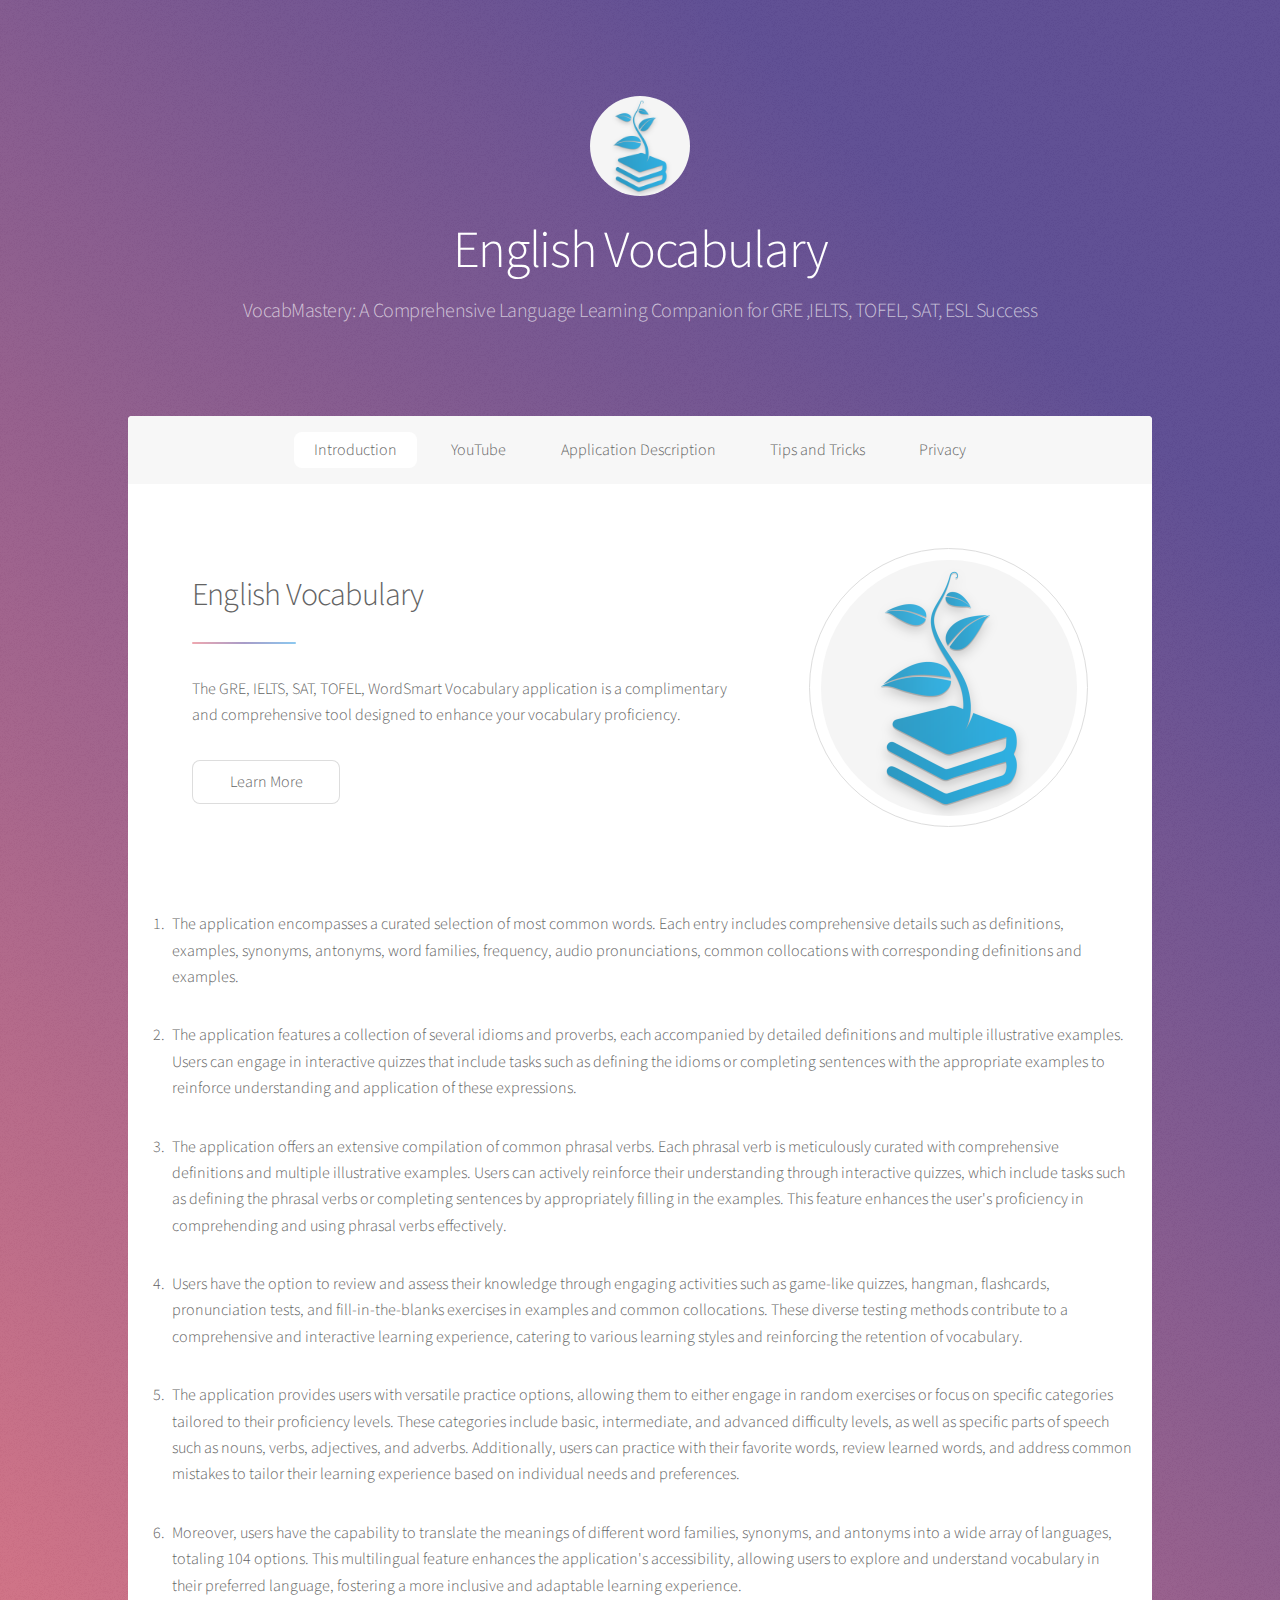
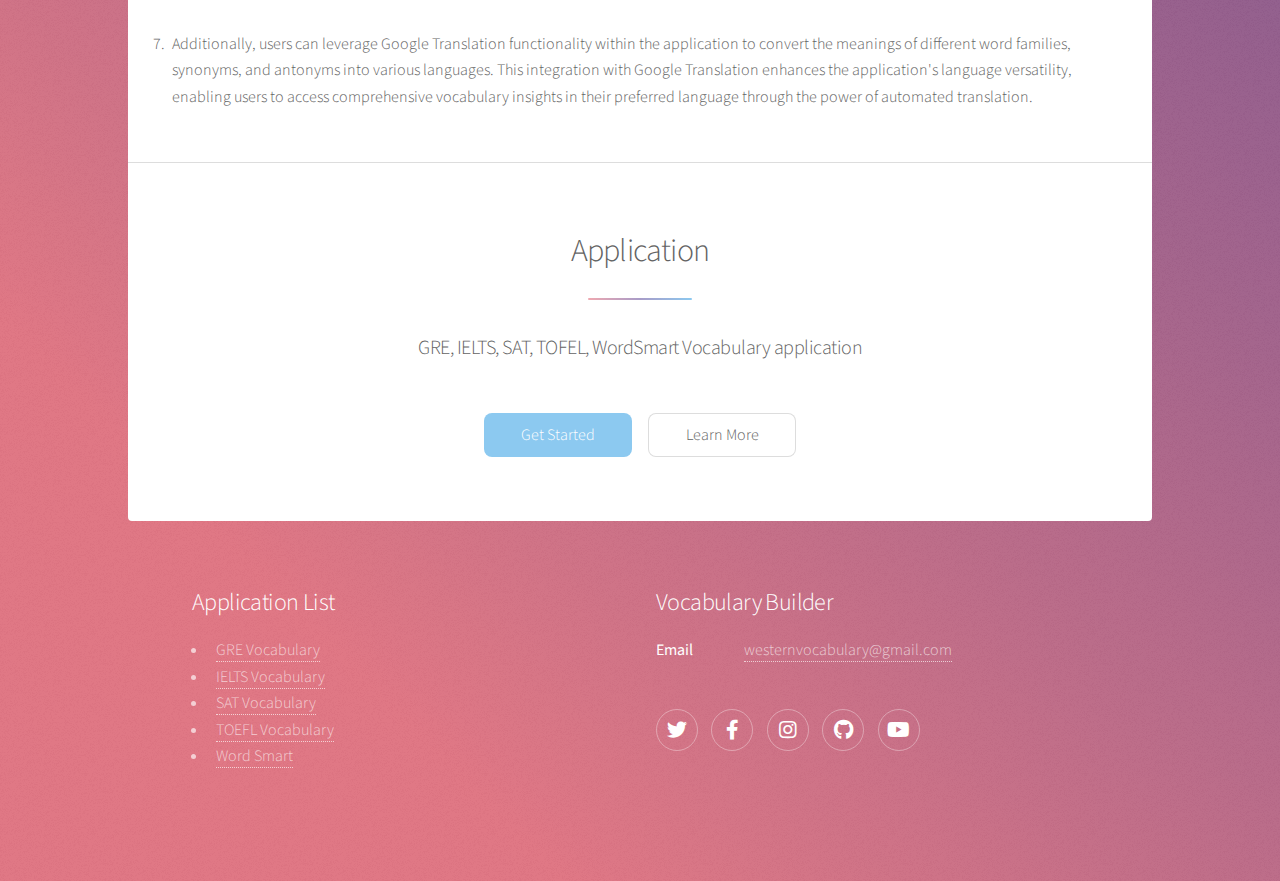
<file: index.html>
<!DOCTYPE HTML>
<!--
	Stellar by HTML5 UP
	html5up.net | @ajlkn
	Free for personal and commercial use under the CCA 3.0 license (html5up.net/license)
-->
<html>
	<head>
		<title>English Vocabulary</title>
		<meta charset="utf-8" />
		<meta name="viewport" content="width=device-width, initial-scale=1, user-scalable=no" />
		<link rel="stylesheet" href="assets/css/main.css" />
		<noscript><link rel="stylesheet" href="assets/css/noscript.css" /></noscript>
	</head>
	<body class="is-preload">

		<!-- Wrapper -->
			<div id="wrapper">

				<!-- Header -->
					<header id="header" class="alt">
						<span class="logo"><img src="images/applicationLogo.png" alt="" /></span>
						<h1>English Vocabulary</h1>
						<p>VocabMastery: A Comprehensive Language Learning Companion for GRE ,IELTS, TOFEL, SAT, ESL Success<br />
						<!-- built by <a href="https://twitter.com/ajlkn">@ajlkn</a> for <a href="https://html5up.net">HTML5 UP</a>.</p> -->
					</header>

				<!-- Nav -->
					<nav id="nav">
						<ul>
							<li><a href="#intro" class="active">Introduction</a></li>
							<li><a href="https://www.youtube.com/channel/UCTQZWhv88sDvmOsCUx-E2xQ">YouTube</a></li>							
							<li><a href="#tipsAndTricks">Application Description</a></li>
							<li><a href="#tipsAndTricks">Tips and Tricks</a></li>
							<li><a href="privacy.html">Privacy</a></li>
						</ul>
					</nav>

				<!-- Main -->
					<div id="main">

						<!-- Introduction -->
							<section id="intro" class="main">
								<div class="spotlight">
									<div class="content">
										<header class="major">
											<h2>English Vocabulary</h2>
										</header>
										<p>The GRE, IELTS, SAT, TOFEL, WordSmart Vocabulary application is a complimentary and comprehensive tool designed to enhance your vocabulary proficiency.</p>
									
										<ul class="actions">
											<li><a href="generic.html" class="button">Learn More</a></li>
										</ul>
									</div>
									<span class="image"><img src="images/applicationLogo.png" alt="" /></span>
								</div>
							</section>
							<div class="padded-div" >
								<ol> <li>	<p>	The application encompasses a curated selection of most common words. Each entry includes comprehensive details such as definitions, examples, synonyms, antonyms, word families, frequency, audio pronunciations, common collocations with corresponding definitions and examples.</p></li>
									<li>	<p>	The application features a collection of several idioms and proverbs, each accompanied by detailed definitions and multiple illustrative examples. Users can engage in interactive quizzes that include tasks such as defining the idioms or completing sentences with the appropriate examples to reinforce understanding and application of these expressions.</p></li>
									<li>	<p>	The application offers an extensive compilation of common phrasal verbs. Each phrasal verb is meticulously curated with comprehensive definitions and multiple illustrative examples. Users can actively reinforce their understanding through interactive quizzes, which include tasks such as defining the phrasal verbs or completing sentences by appropriately filling in the examples. This feature enhances the user's proficiency in comprehending and using phrasal verbs effectively.</p></li>
									<li>	<p>	Users have the option to review and assess their knowledge through engaging activities such as game-like quizzes, hangman, flashcards, pronunciation tests, and fill-in-the-blanks exercises in examples and common collocations. These diverse testing methods contribute to a comprehensive and interactive learning experience, catering to various learning styles and reinforcing the retention of vocabulary.</p></li>
									<li>	<p>	The application provides users with versatile practice options, allowing them to either engage in random exercises or focus on specific categories tailored to their proficiency levels. These categories include basic, intermediate, and advanced difficulty levels, as well as specific parts of speech such as nouns, verbs, adjectives, and adverbs. Additionally, users can practice with their favorite words, review learned words, and address common mistakes to tailor their learning experience based on individual needs and preferences.</p></li>
									<li>	<p>	Moreover, users have the capability to translate the meanings of different word families, synonyms, and antonyms into a wide array of languages, totaling 104 options. This multilingual feature enhances the application's accessibility, allowing users to explore and understand vocabulary in their preferred language, fostering a more inclusive and adaptable learning experience.</p></li>
									<li>	<p>	Additionally, users can leverage Google Translation functionality within the application to convert the meanings of different word families, synonyms, and antonyms into various languages. This integration with Google Translation enhances the application's language versatility, enabling users to access comprehensive vocabulary insights in their preferred language through the power of automated translation.</p></li>
										
								</ol>
							</div>

						<!--  First Section -->
						<!-- 	<section id="youtube" class="main special">
								<header class="major">
									<h2>YouTube Play List</h2>
								</header>
								<ul class="features">
									<li>
										<span class="icon solid major style1 fa-code"></span>
										<h3>Ipsum consequat</h3>
										<p>Sed lorem amet ipsum dolor et amet nullam consequat a feugiat consequat tempus veroeros sed consequat.</p>
									</li>
									<li>
										<span class="icon major style3 fa-copy"></span>
										<h3>Amed sed feugiat</h3>
										<p>Sed lorem amet ipsum dolor et amet nullam consequat a feugiat consequat tempus veroeros sed consequat.</p>
									</li>
									<li>
										<span class="icon major style5 fa-gem"></span>
										<h3>Dolor nullam</h3>
										<p>Sed lorem amet ipsum dolor et amet nullam consequat a feugiat consequat tempus veroeros sed consequat.</p>
									</li>
								</ul>
								<footer class="major">
									<ul class="actions special">
										<li><a href="generic.html" class="button">Learn More</a></li>
									</ul>
								</footer>
							</section> -->

						<!-- tipsAndTricks Section -->
							<!-- <section id="tipsAndTricks" class="main special">
								<header class="major">
									<h2>Ipsum consequat</h2>
									<p>Donec imperdiet consequat consequat. Suspendisse feugiat congue<br />
									posuere. Nulla massa urna, fermentum eget quam aliquet.</p>
								</header>
								<ul class="statistics">
									<li class="style1">
										<span class="icon solid fa-code-branch"></span>
										<strong>5,120</strong> Etiam
									</li>
									<li class="style2">
										<span class="icon fa-folder-open"></span>
										<strong>8,192</strong> Magna
									</li>
									<li class="style3">
										<span class="icon solid fa-signal"></span>
										<strong>2,048</strong> Tempus
									</li>
									<li class="style4">
										<span class="icon solid fa-laptop"></span>
										<strong>4,096</strong> Aliquam
									</li>
									<li class="style5">
										<span class="icon fa-gem"></span>
										<strong>1,024</strong> Nullam
									</li>
								</ul>
								<p class="content">Nam elementum nisl et mi a commodo porttitor. Morbi sit amet nisl eu arcu faucibus hendrerit vel a risus. Nam a orci mi, elementum ac arcu sit amet, fermentum pellentesque et purus. Integer maximus varius lorem, sed convallis diam accumsan sed. Etiam porttitor placerat sapien, sed eleifend a enim pulvinar faucibus semper quis ut arcu. Ut non nisl a mollis est efficitur vestibulum. Integer eget purus nec nulla mattis et accumsan ut magna libero. Morbi auctor iaculis porttitor. Sed ut magna ac risus et hendrerit scelerisque. Praesent eleifend lacus in lectus aliquam porta. Cras eu ornare dui curabitur lacinia.</p>
								<footer class="major">
									<ul class="actions special">
										<li><a href="generic.html" class="button">Learn More</a></li>
									</ul>
								</footer>
							</section> -->

						<!-- Get Started -->
							<section id="cta" class="main special">
								<header class="major">
									<h2>Application</h2>
									<p>GRE, IELTS, SAT, TOFEL, WordSmart Vocabulary application</p>
								</header>
								<footer class="major">
									<ul class="actions special">
										<li><a href="generic.html" class="button primary">Get Started</a></li>
										<li><a href="generic.html" class="button">Learn More</a></li>
									</ul>
								</footer>
							</section>

					</div>

				<!-- Footer -->
					<footer id="footer">
						<section>
							<h2>Application List</h2>
							
							<ul >
								<li><a href="https://play.google.com/store/apps/details?id=com.gauro.grevocabulary" target="_blank">GRE Vocabulary </a></li>
							<li><a href="https://play.google.com/store/apps/details?id=com.gauro.ieltsvocabulary" target="_blank">IELTS Vocabulary</a></li>
							<li><a href="https://play.google.com/store/apps/details?id=com.gauro.satvocabulary" target="_blank">SAT Vocabulary </a></li>
							<li><a href="https://play.google.com/store/apps/details?id=com.gauro.toeflvocabulary" target="_blank">TOEFL Vocabulary </a></li>
							<li><a href="https://play.google.com/store/apps/details?id=com.gauro.wordsmart" target="_blank">Word Smart </a></li>
							</ul>
						</section> 
						<section>
							<h2>Vocabulary Builder</h2>
							<dl class="alt">
								<!-- <dt>Address</dt>
								<dd>1234 Somewhere Road &bull; Nashville, TN 00000 &bull; USA</dd>
								<dt>Phone</dt>
								<dd>(000) 000-0000 x 0000</dd> -->
								<dt>Email</dt>
								<dd><a href="#"> westernvocabulary@gmail.com</a></dd>
							</dl>
							<ul class="icons">
								<li><a href="#" class="icon brands fa-twitter alt"><span class="label">Twitter</span></a></li>
								<li><a href="#" class="icon brands fa-facebook-f alt"><span class="label">Facebook</span></a></li>
								<li><a href="#" class="icon brands fa-instagram alt"><span class="label">Instagram</span></a></li>
								<li><a href="#" class="icon brands fa-github alt"><span class="label">GitHub</span></a></li>
								<li><a href="https://www.youtube.com/channel/UCTQZWhv88sDvmOsCUx-E2xQ" class="icon brands fa-youtube alt"><span class="label">YouTube</span></a></li>
							</ul>
						</section>
						<!-- <p class="copyright">&copy; Untitled. Design: <a href="https://html5up.net">HTML5 UP</a>.</p> -->
					</footer>

			</div>

		<!-- Scripts -->
			<script src="assets/js/jquery.min.js"></script>
			<script src="assets/js/jquery.scrollex.min.js"></script>
			<script src="assets/js/jquery.scrolly.min.js"></script>
			<script src="assets/js/browser.min.js"></script>
			<script src="assets/js/breakpoints.min.js"></script>
			<script src="assets/js/util.js"></script>
			<script src="assets/js/main.js"></script>

	</body>
</html>
</file>
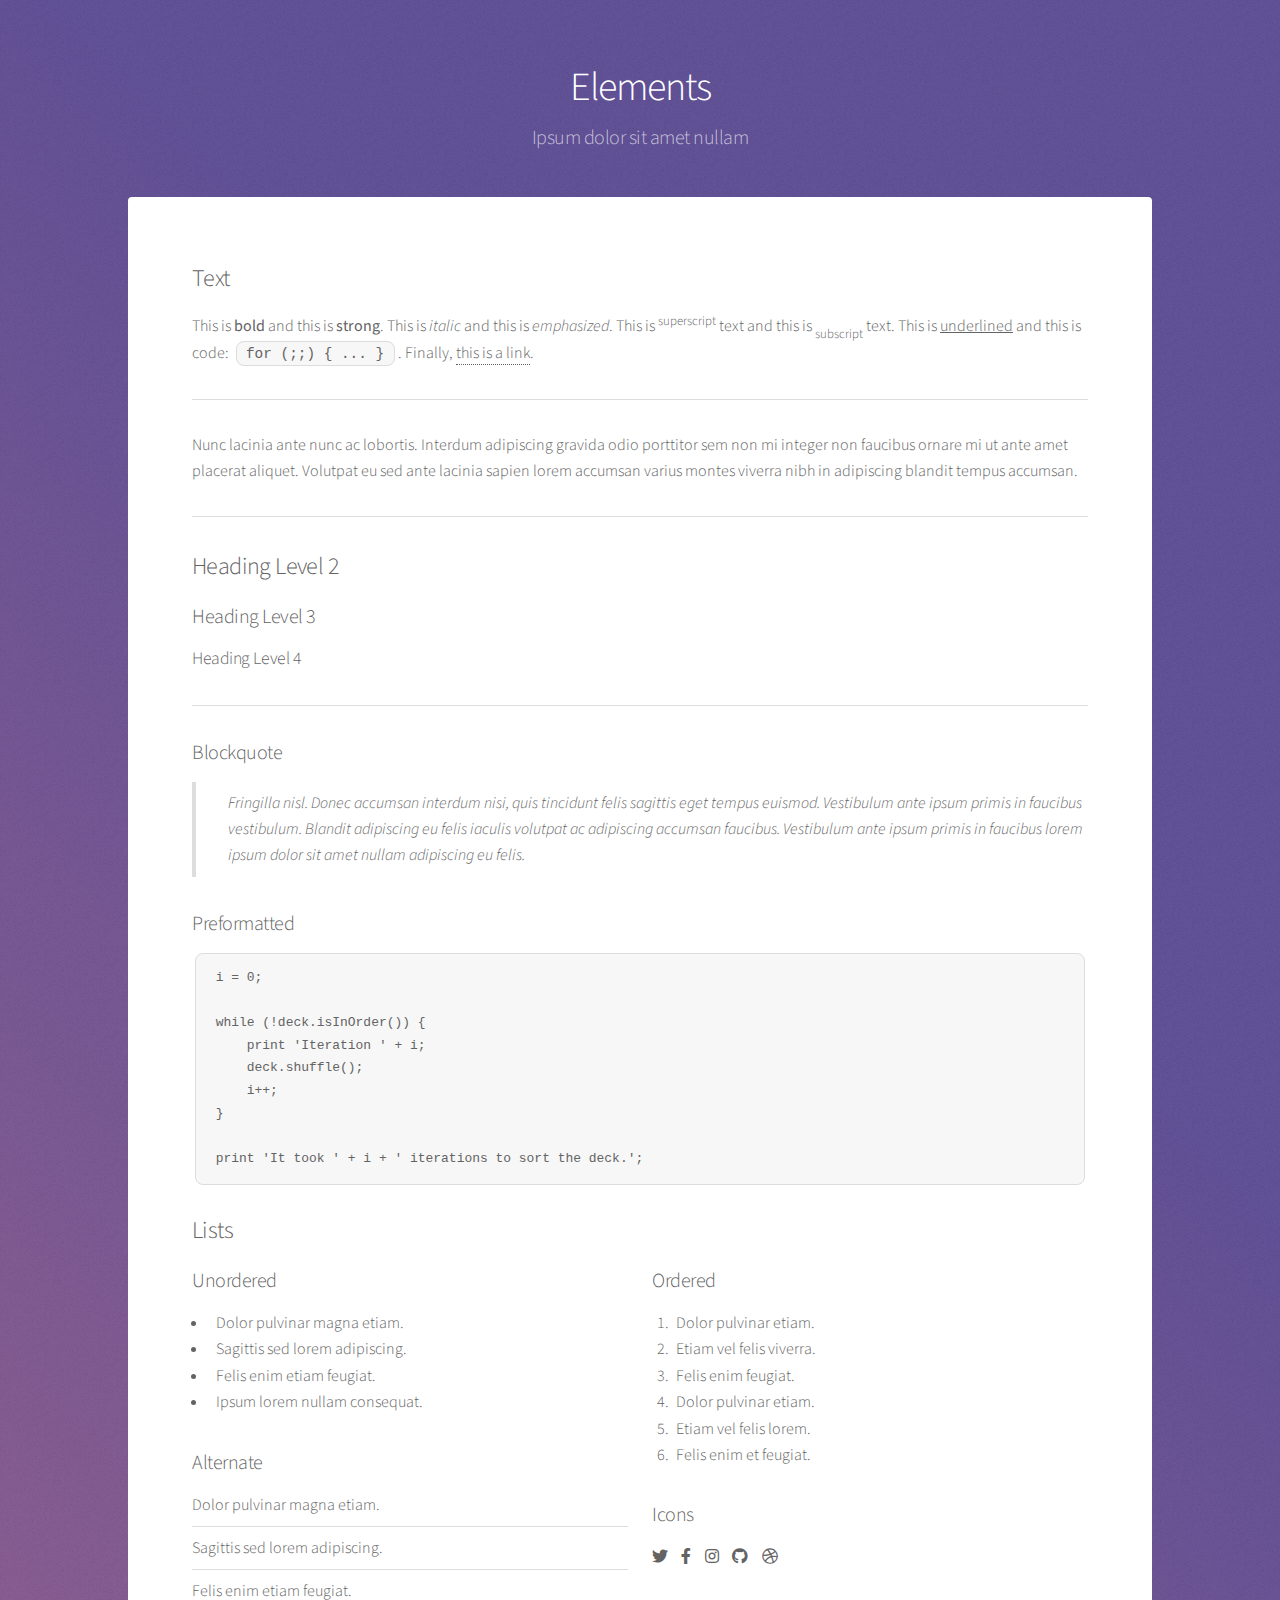
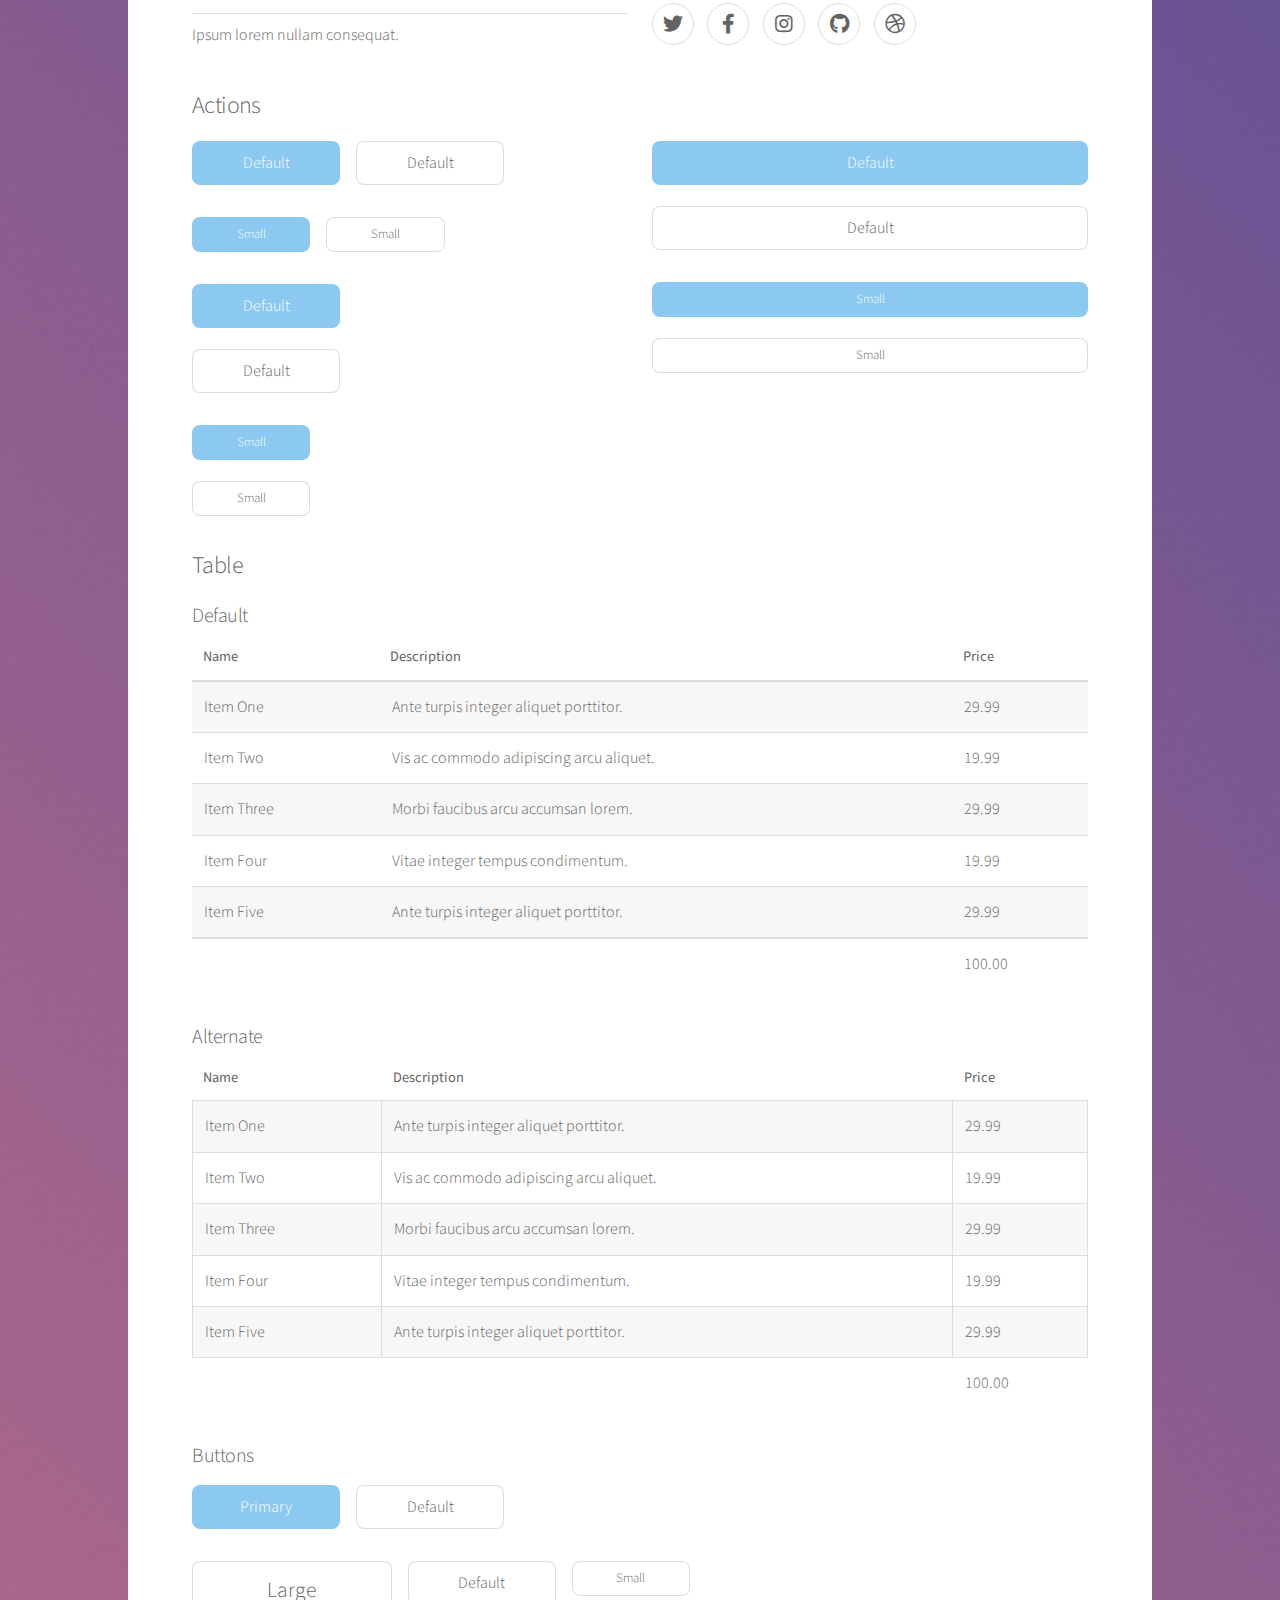
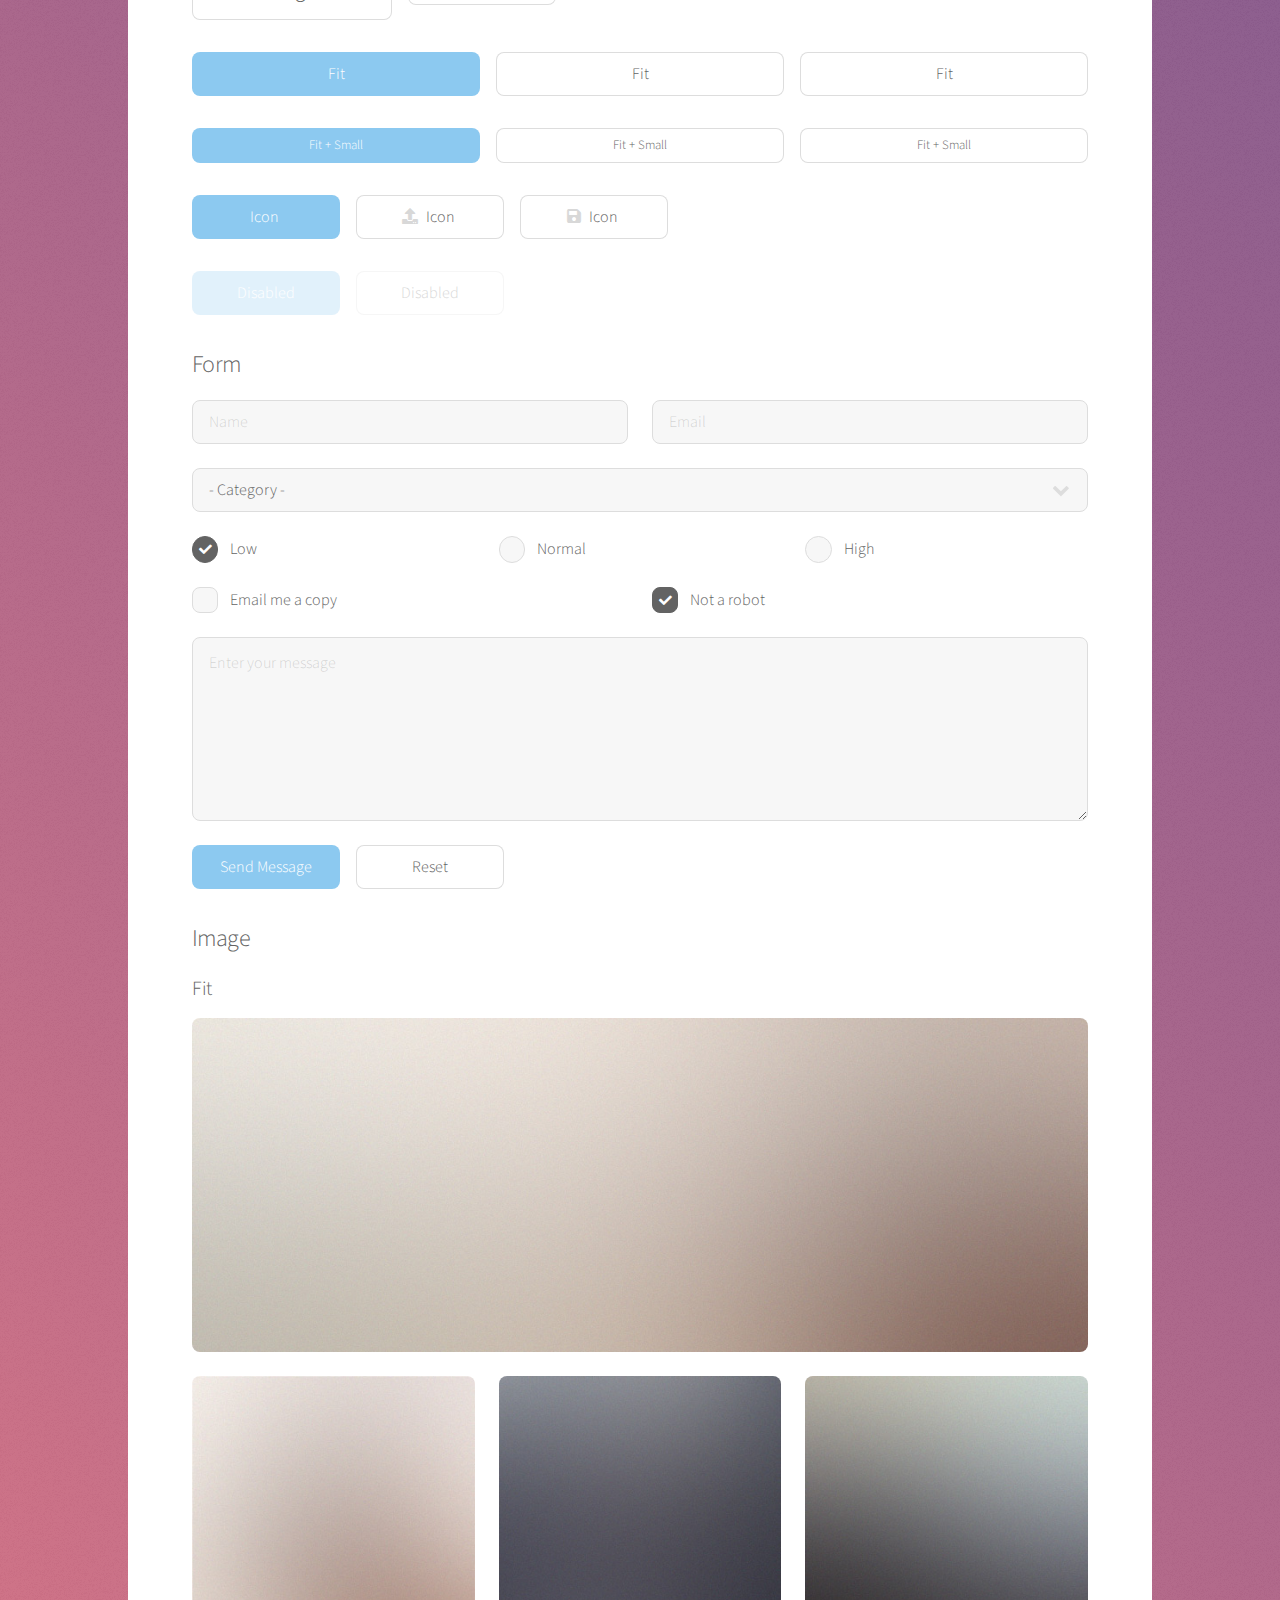
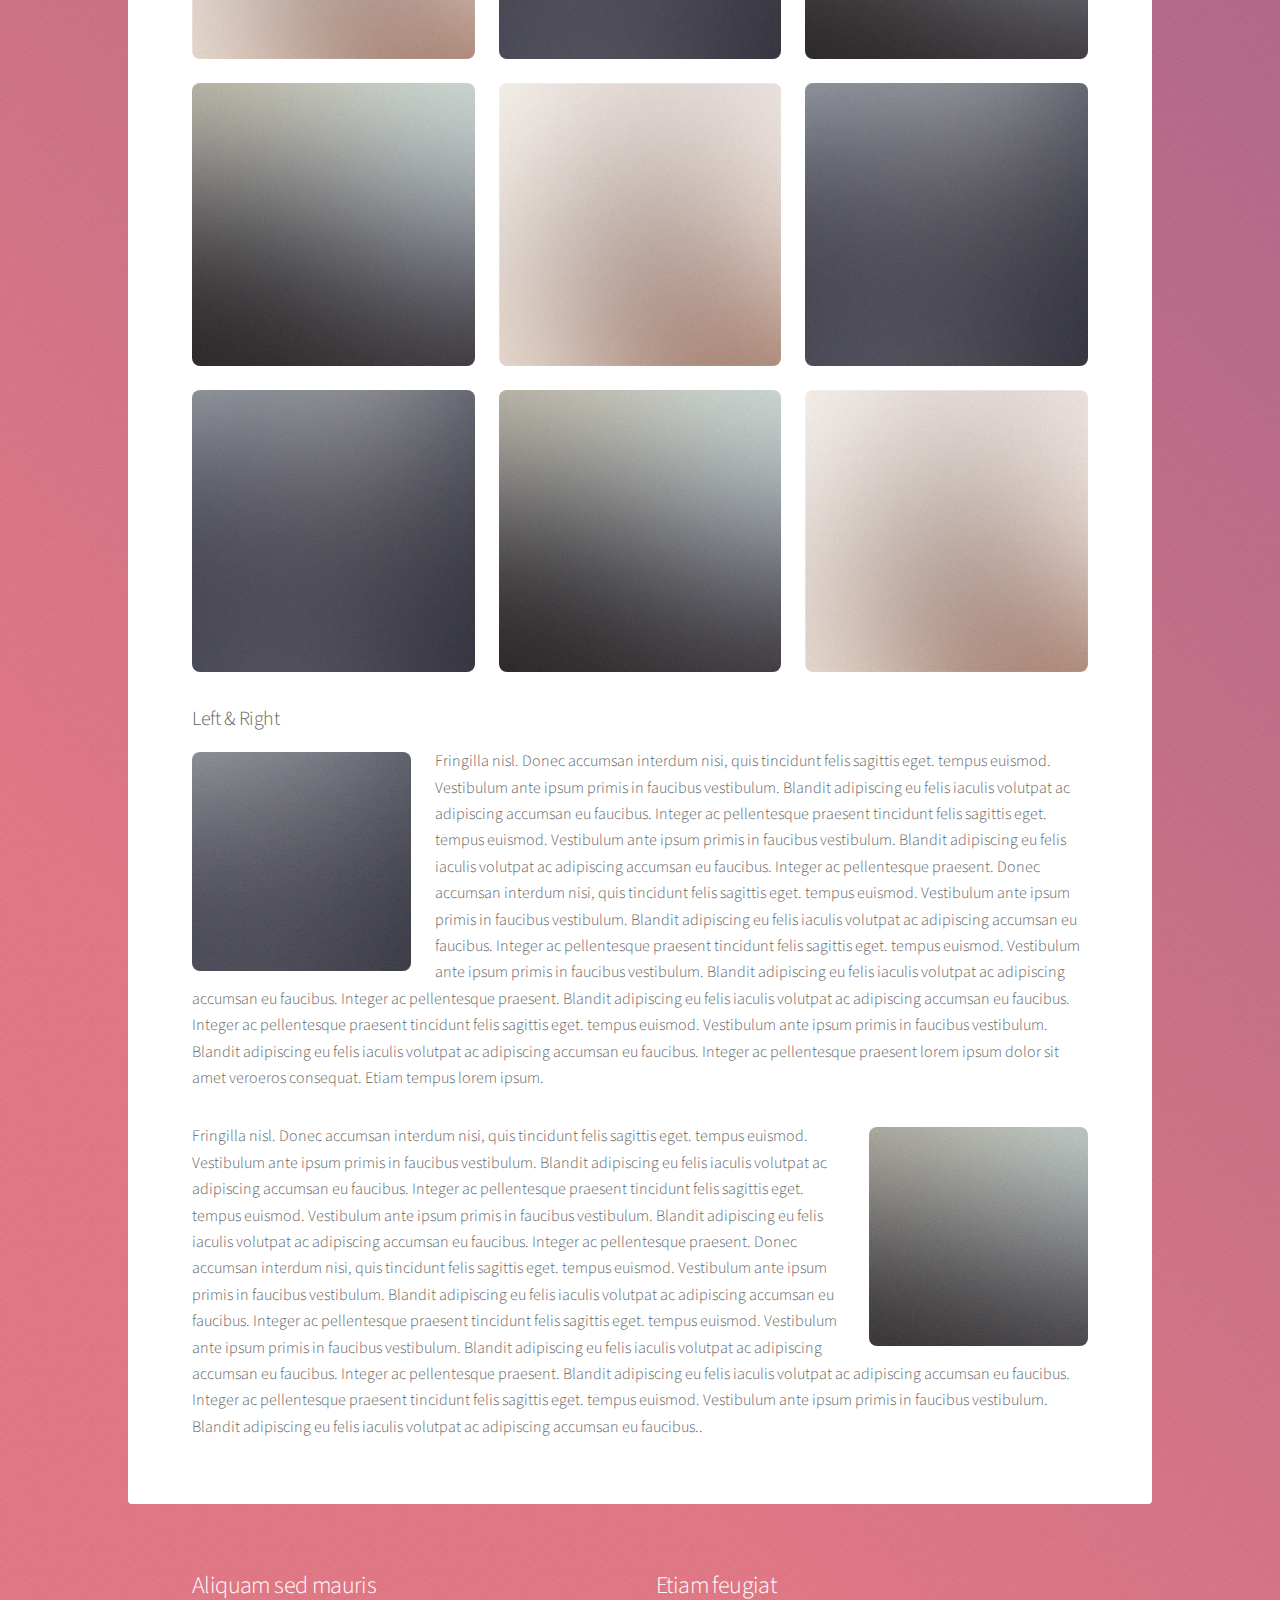
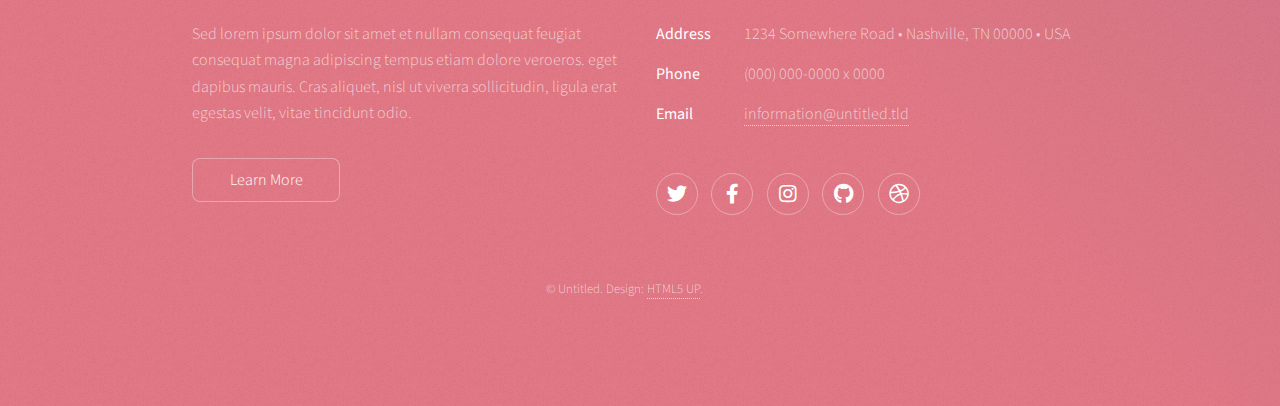
<file: elements.html>
<!DOCTYPE HTML>
<!--
	Stellar by HTML5 UP
	html5up.net | @ajlkn
	Free for personal and commercial use under the CCA 3.0 license (html5up.net/license)
-->
<html>
	<head>
		<title>Elements - Stellar by HTML5 UP</title>
		<meta charset="utf-8" />
		<meta name="viewport" content="width=device-width, initial-scale=1, user-scalable=no" />
		<link rel="stylesheet" href="assets/css/main.css" />
		<noscript><link rel="stylesheet" href="assets/css/noscript.css" /></noscript>
	</head>
	<body class="is-preload">

		<!-- Wrapper -->
			<div id="wrapper">

				<!-- Header -->
					<header id="header">
						<h1>Elements</h1>
						<p>Ipsum dolor sit amet nullam</p>
					</header>

				<!-- Main -->
					<div id="main">

						<!-- Content -->
							<section id="content" class="main">

								<!-- Text -->
									<section>
										<h2>Text</h2>
										<p>This is <b>bold</b> and this is <strong>strong</strong>. This is <i>italic</i> and this is <em>emphasized</em>.
										This is <sup>superscript</sup> text and this is <sub>subscript</sub> text.
										This is <u>underlined</u> and this is code: <code>for (;;) { ... }</code>. Finally, <a href="#">this is a link</a>.</p>
										<hr />
										<p>Nunc lacinia ante nunc ac lobortis. Interdum adipiscing gravida odio porttitor sem non mi integer non faucibus ornare mi ut ante amet placerat aliquet. Volutpat eu sed ante lacinia sapien lorem accumsan varius montes viverra nibh in adipiscing blandit tempus accumsan.</p>
										<hr />
										<h2>Heading Level 2</h2>
										<h3>Heading Level 3</h3>
										<h4>Heading Level 4</h4>
										<hr />
										<h3>Blockquote</h3>
										<blockquote>Fringilla nisl. Donec accumsan interdum nisi, quis tincidunt felis sagittis eget tempus euismod. Vestibulum ante ipsum primis in faucibus vestibulum. Blandit adipiscing eu felis iaculis volutpat ac adipiscing accumsan faucibus. Vestibulum ante ipsum primis in faucibus lorem ipsum dolor sit amet nullam adipiscing eu felis.</blockquote>
										<h3>Preformatted</h3>
										<pre><code>i = 0;

while (!deck.isInOrder()) {
    print 'Iteration ' + i;
    deck.shuffle();
    i++;
}

print 'It took ' + i + ' iterations to sort the deck.';</code></pre>
									</section>

								<!-- Lists -->
									<section>
										<h2>Lists</h2>
										<div class="row">
											<div class="col-6 col-12-medium">
												<h3>Unordered</h3>
												<ul>
													<li>Dolor pulvinar magna etiam.</li>
													<li>Sagittis sed lorem adipiscing.</li>
													<li>Felis enim etiam feugiat.</li>
													<li>Ipsum lorem nullam consequat.</li>
												</ul>
												<h3>Alternate</h3>
												<ul class="alt">
													<li>Dolor pulvinar magna etiam.</li>
													<li>Sagittis sed lorem adipiscing.</li>
													<li>Felis enim etiam feugiat.</li>
													<li>Ipsum lorem nullam consequat.</li>
												</ul>
											</div>
											<div class="col-6 col-12-medium">
												<h3>Ordered</h3>
												<ol>
													<li>Dolor pulvinar etiam.</li>
													<li>Etiam vel felis viverra.</li>
													<li>Felis enim feugiat.</li>
													<li>Dolor pulvinar etiam.</li>
													<li>Etiam vel felis lorem.</li>
													<li>Felis enim et feugiat.</li>
												</ol>
												<h3>Icons</h3>
												<ul class="icons">
													<li><a href="#" class="icon brands fa-twitter"><span class="label">Twitter</span></a></li>
													<li><a href="#" class="icon brands fa-facebook-f"><span class="label">Facebook</span></a></li>
													<li><a href="#" class="icon brands fa-instagram"><span class="label">Instagram</span></a></li>
													<li><a href="#" class="icon brands fa-github"><span class="label">GitHub</span></a></li>
													<li><a href="#" class="icon brands fa-dribbble"><span class="label">Dribbble</span></a></li>
												</ul>
												<ul class="icons">
													<li><a href="#" class="icon brands alt fa-twitter"><span class="label">Twitter</span></a></li>
													<li><a href="#" class="icon brands alt fa-facebook-f"><span class="label">Facebook</span></a></li>
													<li><a href="#" class="icon brands alt fa-instagram"><span class="label">Instagram</span></a></li>
													<li><a href="#" class="icon brands alt fa-github"><span class="label">GitHub</span></a></li>
													<li><a href="#" class="icon brands alt fa-dribbble"><span class="label">Dribbble</span></a></li>
												</ul>
											</div>
										</div>
										<h2>Actions</h2>
										<div class="row">
											<div class="col-6 col-12-medium">
												<ul class="actions">
													<li><a href="#" class="button primary">Default</a></li>
													<li><a href="#" class="button">Default</a></li>
												</ul>
												<ul class="actions small">
													<li><a href="#" class="button primary small">Small</a></li>
													<li><a href="#" class="button small">Small</a></li>
												</ul>
												<ul class="actions stacked">
													<li><a href="#" class="button primary">Default</a></li>
													<li><a href="#" class="button">Default</a></li>
												</ul>
												<ul class="actions stacked">
													<li><a href="#" class="button primary small">Small</a></li>
													<li><a href="#" class="button small">Small</a></li>
												</ul>
											</div>
											<div class="col-6 col-12-medium">
												<ul class="actions stacked">
													<li><a href="#" class="button primary fit">Default</a></li>
													<li><a href="#" class="button fit">Default</a></li>
												</ul>
												<ul class="actions stacked">
													<li><a href="#" class="button primary small fit">Small</a></li>
													<li><a href="#" class="button small fit">Small</a></li>
												</ul>
											</div>
										</div>
									</section>

								<!-- Table -->
									<section>
										<h2>Table</h2>
										<h3>Default</h3>
										<div class="table-wrapper">
											<table>
												<thead>
													<tr>
														<th>Name</th>
														<th>Description</th>
														<th>Price</th>
													</tr>
												</thead>
												<tbody>
													<tr>
														<td>Item One</td>
														<td>Ante turpis integer aliquet porttitor.</td>
														<td>29.99</td>
													</tr>
													<tr>
														<td>Item Two</td>
														<td>Vis ac commodo adipiscing arcu aliquet.</td>
														<td>19.99</td>
													</tr>
													<tr>
														<td>Item Three</td>
														<td> Morbi faucibus arcu accumsan lorem.</td>
														<td>29.99</td>
													</tr>
													<tr>
														<td>Item Four</td>
														<td>Vitae integer tempus condimentum.</td>
														<td>19.99</td>
													</tr>
													<tr>
														<td>Item Five</td>
														<td>Ante turpis integer aliquet porttitor.</td>
														<td>29.99</td>
													</tr>
												</tbody>
												<tfoot>
													<tr>
														<td colspan="2"></td>
														<td>100.00</td>
													</tr>
												</tfoot>
											</table>
										</div>

										<h3>Alternate</h3>
										<div class="table-wrapper">
											<table class="alt">
												<thead>
													<tr>
														<th>Name</th>
														<th>Description</th>
														<th>Price</th>
													</tr>
												</thead>
												<tbody>
													<tr>
														<td>Item One</td>
														<td>Ante turpis integer aliquet porttitor.</td>
														<td>29.99</td>
													</tr>
													<tr>
														<td>Item Two</td>
														<td>Vis ac commodo adipiscing arcu aliquet.</td>
														<td>19.99</td>
													</tr>
													<tr>
														<td>Item Three</td>
														<td> Morbi faucibus arcu accumsan lorem.</td>
														<td>29.99</td>
													</tr>
													<tr>
														<td>Item Four</td>
														<td>Vitae integer tempus condimentum.</td>
														<td>19.99</td>
													</tr>
													<tr>
														<td>Item Five</td>
														<td>Ante turpis integer aliquet porttitor.</td>
														<td>29.99</td>
													</tr>
												</tbody>
												<tfoot>
													<tr>
														<td colspan="2"></td>
														<td>100.00</td>
													</tr>
												</tfoot>
											</table>
										</div>
									</section>

								<!-- Buttons -->
									<section>
										<h3>Buttons</h3>
										<ul class="actions">
											<li><a href="#" class="button primary">Primary</a></li>
											<li><a href="#" class="button">Default</a></li>
										</ul>
										<ul class="actions">
											<li><a href="#" class="button large">Large</a></li>
											<li><a href="#" class="button">Default</a></li>
											<li><a href="#" class="button small">Small</a></li>
										</ul>
										<ul class="actions fit">
											<li><a href="#" class="button primary fit">Fit</a></li>
											<li><a href="#" class="button fit">Fit</a></li>
											<li><a href="#" class="button fit">Fit</a></li>
										</ul>
										<ul class="actions fit small">
											<li><a href="#" class="button primary fit small">Fit + Small</a></li>
											<li><a href="#" class="button fit small">Fit + Small</a></li>
											<li><a href="#" class="button fit small">Fit + Small</a></li>
										</ul>
										<ul class="actions">
											<li><a href="#" class="button primary icon solidfa-download">Icon</a></li>
											<li><a href="#" class="button icon solid fa-upload">Icon</a></li>
											<li><a href="#" class="button icon solid fa-save">Icon</a></li>
										</ul>
										<ul class="actions">
											<li><span class="button primary disabled">Disabled</span></li>
											<li><span class="button disabled">Disabled</span></li>
										</ul>
									</section>

								<!-- Form -->
									<section>
										<h2>Form</h2>
										<form method="post" action="#">
											<div class="row gtr-uniform">
												<div class="col-6 col-12-xsmall">
													<input type="text" name="demo-name" id="demo-name" value="" placeholder="Name" />
												</div>
												<div class="col-6 col-12-xsmall">
													<input type="email" name="demo-email" id="demo-email" value="" placeholder="Email" />
												</div>
												<div class="col-12">
													<select name="demo-category" id="demo-category">
														<option value="">- Category -</option>
														<option value="1">Manufacturing</option>
														<option value="1">Shipping</option>
														<option value="1">Administration</option>
														<option value="1">Human Resources</option>
													</select>
												</div>
												<div class="col-4 col-12-small">
													<input type="radio" id="demo-priority-low" name="demo-priority" checked>
													<label for="demo-priority-low">Low</label>
												</div>
												<div class="col-4 col-12-small">
													<input type="radio" id="demo-priority-normal" name="demo-priority">
													<label for="demo-priority-normal">Normal</label>
												</div>
												<div class="col-4 col-12-small">
													<input type="radio" id="demo-priority-high" name="demo-priority">
													<label for="demo-priority-high">High</label>
												</div>
												<div class="col-6 col-12-small">
													<input type="checkbox" id="demo-copy" name="demo-copy">
													<label for="demo-copy">Email me a copy</label>
												</div>
												<div class="col-6 col-12-small">
													<input type="checkbox" id="demo-human" name="demo-human" checked>
													<label for="demo-human">Not a robot</label>
												</div>
												<div class="col-12">
													<textarea name="demo-message" id="demo-message" placeholder="Enter your message" rows="6"></textarea>
												</div>
												<div class="col-12">
													<ul class="actions">
														<li><input type="submit" value="Send Message" class="primary" /></li>
														<li><input type="reset" value="Reset" /></li>
													</ul>
												</div>
											</div>
										</form>
									</section>

								<!-- Image -->
									<section>
										<h2>Image</h2>
										<h3>Fit</h3>
										<div class="box alt">
											<div class="row gtr-uniform">
												<div class="col-12"><span class="image fit"><img src="images/pic04.jpg" alt="" /></span></div>
												<div class="col-4"><span class="image fit"><img src="images/pic01.jpg" alt="" /></span></div>
												<div class="col-4"><span class="image fit"><img src="images/pic02.jpg" alt="" /></span></div>
												<div class="col-4"><span class="image fit"><img src="images/pic03.jpg" alt="" /></span></div>
												<div class="col-4"><span class="image fit"><img src="images/pic03.jpg" alt="" /></span></div>
												<div class="col-4"><span class="image fit"><img src="images/pic01.jpg" alt="" /></span></div>
												<div class="col-4"><span class="image fit"><img src="images/pic02.jpg" alt="" /></span></div>
												<div class="col-4"><span class="image fit"><img src="images/pic02.jpg" alt="" /></span></div>
												<div class="col-4"><span class="image fit"><img src="images/pic03.jpg" alt="" /></span></div>
												<div class="col-4"><span class="image fit"><img src="images/pic01.jpg" alt="" /></span></div>
											</div>
										</div>
										<h3>Left &amp; Right</h3>
										<p><span class="image left"><img src="images/pic05.jpg" alt="" /></span>Fringilla nisl. Donec accumsan interdum nisi, quis tincidunt felis sagittis eget. tempus euismod. Vestibulum ante ipsum primis in faucibus vestibulum. Blandit adipiscing eu felis iaculis volutpat ac adipiscing accumsan eu faucibus. Integer ac pellentesque praesent tincidunt felis sagittis eget. tempus euismod. Vestibulum ante ipsum primis in faucibus vestibulum. Blandit adipiscing eu felis iaculis volutpat ac adipiscing accumsan eu faucibus. Integer ac pellentesque praesent. Donec accumsan interdum nisi, quis tincidunt felis sagittis eget. tempus euismod. Vestibulum ante ipsum primis in faucibus vestibulum. Blandit adipiscing eu felis iaculis volutpat ac adipiscing accumsan eu faucibus. Integer ac pellentesque praesent tincidunt felis sagittis eget. tempus euismod. Vestibulum ante ipsum primis in faucibus vestibulum. Blandit adipiscing eu felis iaculis volutpat ac adipiscing accumsan eu faucibus. Integer ac pellentesque praesent. Blandit adipiscing eu felis iaculis volutpat ac adipiscing accumsan eu faucibus. Integer ac pellentesque praesent tincidunt felis sagittis eget. tempus euismod. Vestibulum ante ipsum primis in faucibus vestibulum. Blandit adipiscing eu felis iaculis volutpat ac adipiscing accumsan eu faucibus. Integer ac pellentesque praesent lorem ipsum dolor sit amet veroeros consequat. Etiam tempus lorem ipsum.</p>
										<p><span class="image right"><img src="images/pic06.jpg" alt="" /></span>Fringilla nisl. Donec accumsan interdum nisi, quis tincidunt felis sagittis eget. tempus euismod. Vestibulum ante ipsum primis in faucibus vestibulum. Blandit adipiscing eu felis iaculis volutpat ac adipiscing accumsan eu faucibus. Integer ac pellentesque praesent tincidunt felis sagittis eget. tempus euismod. Vestibulum ante ipsum primis in faucibus vestibulum. Blandit adipiscing eu felis iaculis volutpat ac adipiscing accumsan eu faucibus. Integer ac pellentesque praesent. Donec accumsan interdum nisi, quis tincidunt felis sagittis eget. tempus euismod. Vestibulum ante ipsum primis in faucibus vestibulum. Blandit adipiscing eu felis iaculis volutpat ac adipiscing accumsan eu faucibus. Integer ac pellentesque praesent tincidunt felis sagittis eget. tempus euismod. Vestibulum ante ipsum primis in faucibus vestibulum. Blandit adipiscing eu felis iaculis volutpat ac adipiscing accumsan eu faucibus. Integer ac pellentesque praesent. Blandit adipiscing eu felis iaculis volutpat ac adipiscing accumsan eu faucibus. Integer ac pellentesque praesent tincidunt felis sagittis eget. tempus euismod. Vestibulum ante ipsum primis in faucibus vestibulum. Blandit adipiscing eu felis iaculis volutpat ac adipiscing accumsan eu faucibus..</p>
									</section>

							</section>

					</div>

				<!-- Footer -->
					<footer id="footer">
						<section>
							<h2>Aliquam sed mauris</h2>
							<p>Sed lorem ipsum dolor sit amet et nullam consequat feugiat consequat magna adipiscing tempus etiam dolore veroeros. eget dapibus mauris. Cras aliquet, nisl ut viverra sollicitudin, ligula erat egestas velit, vitae tincidunt odio.</p>
							<ul class="actions">
								<li><a href="#" class="button">Learn More</a></li>
							</ul>
						</section>
						<section>
							<h2>Etiam feugiat</h2>
							<dl class="alt">
								<dt>Address</dt>
								<dd>1234 Somewhere Road &bull; Nashville, TN 00000 &bull; USA</dd>
								<dt>Phone</dt>
								<dd>(000) 000-0000 x 0000</dd>
								<dt>Email</dt>
								<dd><a href="#">information@untitled.tld</a></dd>
							</dl>
							<ul class="icons">
								<li><a href="#" class="icon brands fa-twitter alt"><span class="label">Twitter</span></a></li>
								<li><a href="#" class="icon brands fa-facebook-f alt"><span class="label">Facebook</span></a></li>
								<li><a href="#" class="icon brands fa-instagram alt"><span class="label">Instagram</span></a></li>
								<li><a href="#" class="icon brands fa-github alt"><span class="label">GitHub</span></a></li>
								<li><a href="#" class="icon brands fa-dribbble alt"><span class="label">Dribbble</span></a></li>
							</ul>
						</section>
						<p class="copyright">&copy; Untitled. Design: <a href="https://html5up.net">HTML5 UP</a>.</p>
					</footer>

			</div>

		<!-- Scripts -->
			<script src="assets/js/jquery.min.js"></script>
			<script src="assets/js/jquery.scrollex.min.js"></script>
			<script src="assets/js/jquery.scrolly.min.js"></script>
			<script src="assets/js/browser.min.js"></script>
			<script src="assets/js/breakpoints.min.js"></script>
			<script src="assets/js/util.js"></script>
			<script src="assets/js/main.js"></script>

	</body>
</html>
</file>
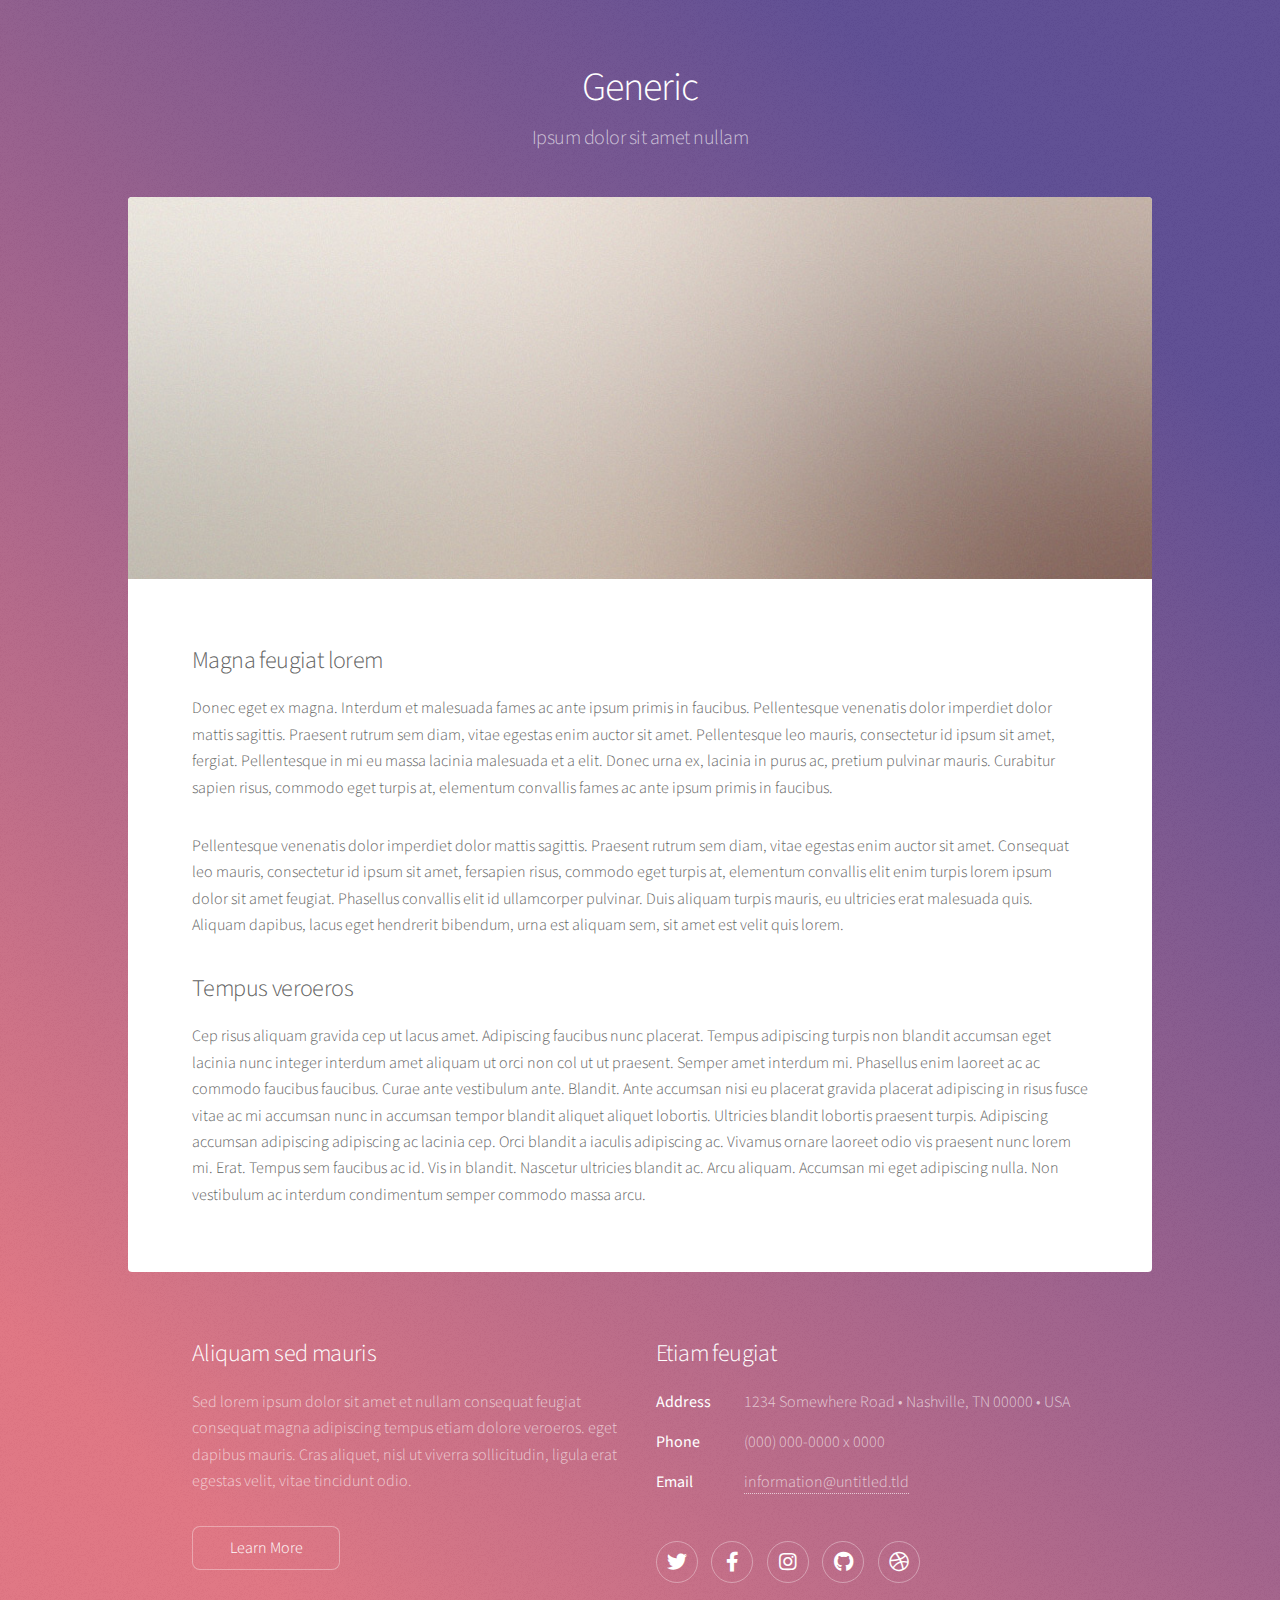
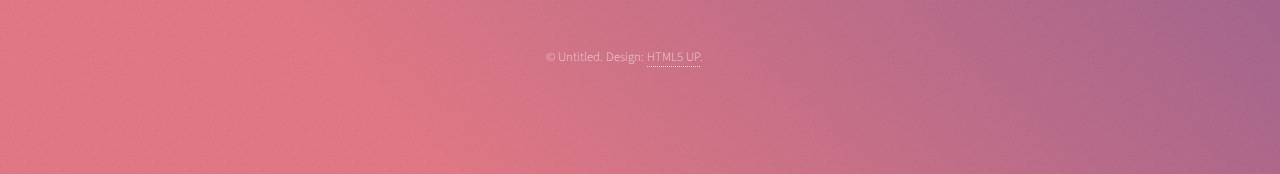
<file: generic.html>
<!DOCTYPE HTML>
<!--
	Stellar by HTML5 UP
	html5up.net | @ajlkn
	Free for personal and commercial use under the CCA 3.0 license (html5up.net/license)
-->
<html>
	<head>
		<title>Generic - Stellar by HTML5 UP</title>
		<meta charset="utf-8" />
		<meta name="viewport" content="width=device-width, initial-scale=1, user-scalable=no" />
		<link rel="stylesheet" href="assets/css/main.css" />
		<noscript><link rel="stylesheet" href="assets/css/noscript.css" /></noscript>
	</head>
	<body class="is-preload">

		<!-- Wrapper -->
			<div id="wrapper">

				<!-- Header -->
					<header id="header">
						<h1>Generic</h1>
						<p>Ipsum dolor sit amet nullam</p>
					</header>

				<!-- Main -->
					<div id="main">

						<!-- Content -->
							<section id="content" class="main">
								<span class="image main"><img src="images/pic04.jpg" alt="" /></span>
								<h2>Magna feugiat lorem</h2>
								<p>Donec eget ex magna. Interdum et malesuada fames ac ante ipsum primis in faucibus. Pellentesque venenatis dolor imperdiet dolor mattis sagittis. Praesent rutrum sem diam, vitae egestas enim auctor sit amet. Pellentesque leo mauris, consectetur id ipsum sit amet, fergiat. Pellentesque in mi eu massa lacinia malesuada et a elit. Donec urna ex, lacinia in purus ac, pretium pulvinar mauris. Curabitur sapien risus, commodo eget turpis at, elementum convallis fames ac ante ipsum primis in faucibus.</p>
								<p>Pellentesque venenatis dolor imperdiet dolor mattis sagittis. Praesent rutrum sem diam, vitae egestas enim auctor sit amet. Consequat leo mauris, consectetur id ipsum sit amet, fersapien risus, commodo eget turpis at, elementum convallis elit enim turpis lorem ipsum dolor sit amet feugiat. Phasellus convallis elit id ullamcorper pulvinar. Duis aliquam turpis mauris, eu ultricies erat malesuada quis. Aliquam dapibus, lacus eget hendrerit bibendum, urna est aliquam sem, sit amet est velit quis lorem.</p>
								<h2>Tempus veroeros</h2>
								<p>Cep risus aliquam gravida cep ut lacus amet. Adipiscing faucibus nunc placerat. Tempus adipiscing turpis non blandit accumsan eget lacinia nunc integer interdum amet aliquam ut orci non col ut ut praesent. Semper amet interdum mi. Phasellus enim laoreet ac ac commodo faucibus faucibus. Curae ante vestibulum ante. Blandit. Ante accumsan nisi eu placerat gravida placerat adipiscing in risus fusce vitae ac mi accumsan nunc in accumsan tempor blandit aliquet aliquet lobortis. Ultricies blandit lobortis praesent turpis. Adipiscing accumsan adipiscing adipiscing ac lacinia cep. Orci blandit a iaculis adipiscing ac. Vivamus ornare laoreet odio vis praesent nunc lorem mi. Erat. Tempus sem faucibus ac id. Vis in blandit. Nascetur ultricies blandit ac. Arcu aliquam. Accumsan mi eget adipiscing nulla. Non vestibulum ac interdum condimentum semper commodo massa arcu.</p>
							</section>

					</div>

				<!-- Footer -->
					<footer id="footer">
						<section>
							<h2>Aliquam sed mauris</h2>
							<p>Sed lorem ipsum dolor sit amet et nullam consequat feugiat consequat magna adipiscing tempus etiam dolore veroeros. eget dapibus mauris. Cras aliquet, nisl ut viverra sollicitudin, ligula erat egestas velit, vitae tincidunt odio.</p>
							<ul class="actions">
								<li><a href="#" class="button">Learn More</a></li>
							</ul>
						</section>
						<section>
							<h2>Etiam feugiat</h2>
							<dl class="alt">
								<dt>Address</dt>
								<dd>1234 Somewhere Road &bull; Nashville, TN 00000 &bull; USA</dd>
								<dt>Phone</dt>
								<dd>(000) 000-0000 x 0000</dd>
								<dt>Email</dt>
								<dd><a href="#">information@untitled.tld</a></dd>
							</dl>
							<ul class="icons">
								<li><a href="#" class="icon brands fa-twitter alt"><span class="label">Twitter</span></a></li>
								<li><a href="#" class="icon brands fa-facebook-f alt"><span class="label">Facebook</span></a></li>
								<li><a href="#" class="icon brands fa-instagram alt"><span class="label">Instagram</span></a></li>
								<li><a href="#" class="icon brands fa-github alt"><span class="label">GitHub</span></a></li>
								<li><a href="#" class="icon brands fa-dribbble alt"><span class="label">Dribbble</span></a></li>
							</ul>
						</section>
						<p class="copyright">&copy; Untitled. Design: <a href="https://html5up.net">HTML5 UP</a>.</p>
					</footer>

			</div>

		<!-- Scripts -->
			<script src="assets/js/jquery.min.js"></script>
			<script src="assets/js/jquery.scrollex.min.js"></script>
			<script src="assets/js/jquery.scrolly.min.js"></script>
			<script src="assets/js/browser.min.js"></script>
			<script src="assets/js/breakpoints.min.js"></script>
			<script src="assets/js/util.js"></script>
			<script src="assets/js/main.js"></script>

	</body>
</html>
</file>
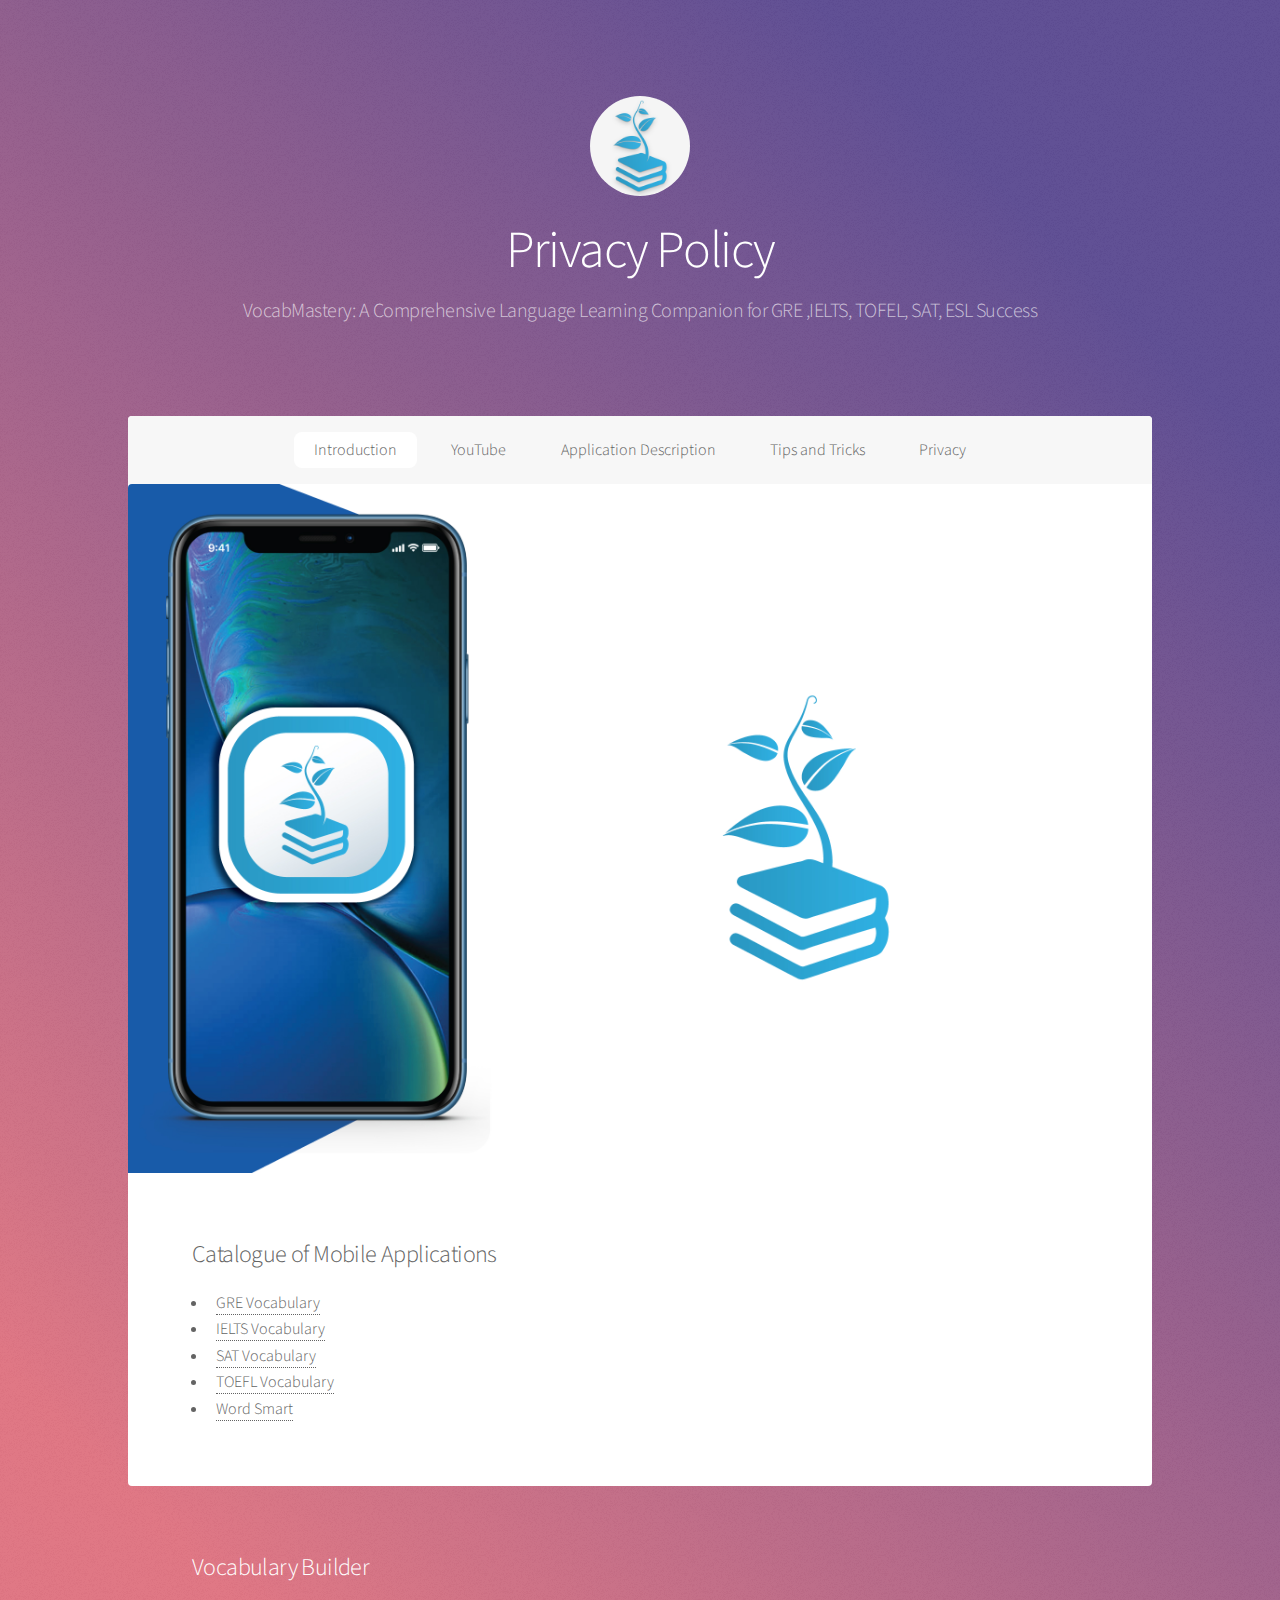
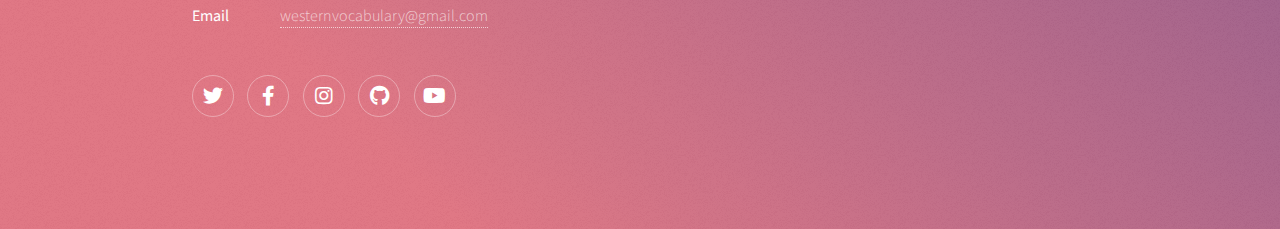
<file: privacy.html>
<!DOCTYPE HTML>
<!--
	Stellar by HTML5 UP
	html5up.net | @ajlkn
	Free for personal and commercial use under the CCA 3.0 license (html5up.net/license)
-->
<html>
	<head>
		<title>Privacy Plociy</title>
		<meta charset="utf-8" />
		<meta name="viewport" content="width=device-width, initial-scale=1, user-scalable=no" />
		<link rel="stylesheet" href="assets/css/main.css" />
		<noscript><link rel="stylesheet" href="assets/css/noscript.css" /></noscript>
	</head>
	<body class="is-preload">

		<!-- Wrapper -->
			<div id="wrapper">

				<!-- Header -->
					
					<header id="header" class="alt">
						<span class="logo"><img src="images/applicationLogo.png" alt="" /></span>
						<h1>Privacy Policy</h1>
						<p>VocabMastery: A Comprehensive Language Learning Companion for GRE ,IELTS, TOFEL, SAT, ESL Success<br />
						<!-- built by <a href="https://twitter.com/ajlkn">@ajlkn</a> for <a href="https://html5up.net">HTML5 UP</a>.</p> -->
					</header>

				<!-- Nav -->
					<nav id="nav">
						<ul>
							<li><a href="index.html#intro" class="active">Introduction</a></li>
							<li><a href="https://www.youtube.com/channel/UCTQZWhv88sDvmOsCUx-E2xQ">YouTube</a></li>							
							<li><a href="#tipsAndTricks">Application Description</a></li>
							<li><a href="#tipsAndTricks">Tips and Tricks</a></li>
							<li><a href="privacy.html">Privacy</a></li>
						</ul>
					</nav>

				<!-- Main -->
					<div id="main">

						<!-- Content -->
							<section id="content" class="main">
								<span class="image main"><img src="images/ApplicationWebLogo.jpg" alt="" /></span>
								<h2>Catalogue of Mobile Applications</h2>
								<ul>
									<li><a href="privacy_gre.html" target="_blank">GRE Vocabulary </a></li>
									<li><a href="privacy_ielts.html" target="_blank">IELTS Vocabulary</a></li>
									<li><a href="privacy_sat.html" target="_blank">SAT Vocabulary </a></li>
									<li><a href="privacy_tofel.html" target="_blank">TOEFL Vocabulary </a></li>
									<li><a href="privacy_wordsmart.html" target="_blank">Word Smart </a></li>
								</ul>

								
							</section>

					</div>

				<!-- Footer -->
					<footer id="footer">
					
						<section>
							<h2>Vocabulary Builder</h2>
							<dl class="alt">
								<!-- <dt>Address</dt>
								<dd>1234 Somewhere Road &bull; Nashville, TN 00000 &bull; USA</dd>
								<dt>Phone</dt>
								<dd>(000) 000-0000 x 0000</dd> -->
								<dt>Email</dt>
								<dd><a href="#"> westernvocabulary@gmail.com</a></dd>
							</dl>
							<ul class="icons">
								<li><a href="#" class="icon brands fa-twitter alt"><span class="label">Twitter</span></a></li>
								<li><a href="#" class="icon brands fa-facebook-f alt"><span class="label">Facebook</span></a></li>
								<li><a href="#" class="icon brands fa-instagram alt"><span class="label">Instagram</span></a></li>
								<li><a href="#" class="icon brands fa-github alt"><span class="label">GitHub</span></a></li>
								<li><a href="https://www.youtube.com/channel/UCTQZWhv88sDvmOsCUx-E2xQ" class="icon brands fa-youtube alt"><span class="label">YouTube</span></a></li>
							</ul>
						</section>
						<!-- <p class="copyright">&copy; Untitled. Design: <a href="https://html5up.net">HTML5 UP</a>.</p> -->
					</footer>

			</div>

		<!-- Scripts -->
			<script src="assets/js/jquery.min.js"></script>
			<script src="assets/js/jquery.scrollex.min.js"></script>
			<script src="assets/js/jquery.scrolly.min.js"></script>
			<script src="assets/js/browser.min.js"></script>
			<script src="assets/js/breakpoints.min.js"></script>
			<script src="assets/js/util.js"></script>
			<script src="assets/js/main.js"></script>

	</body>
</html>
</file>
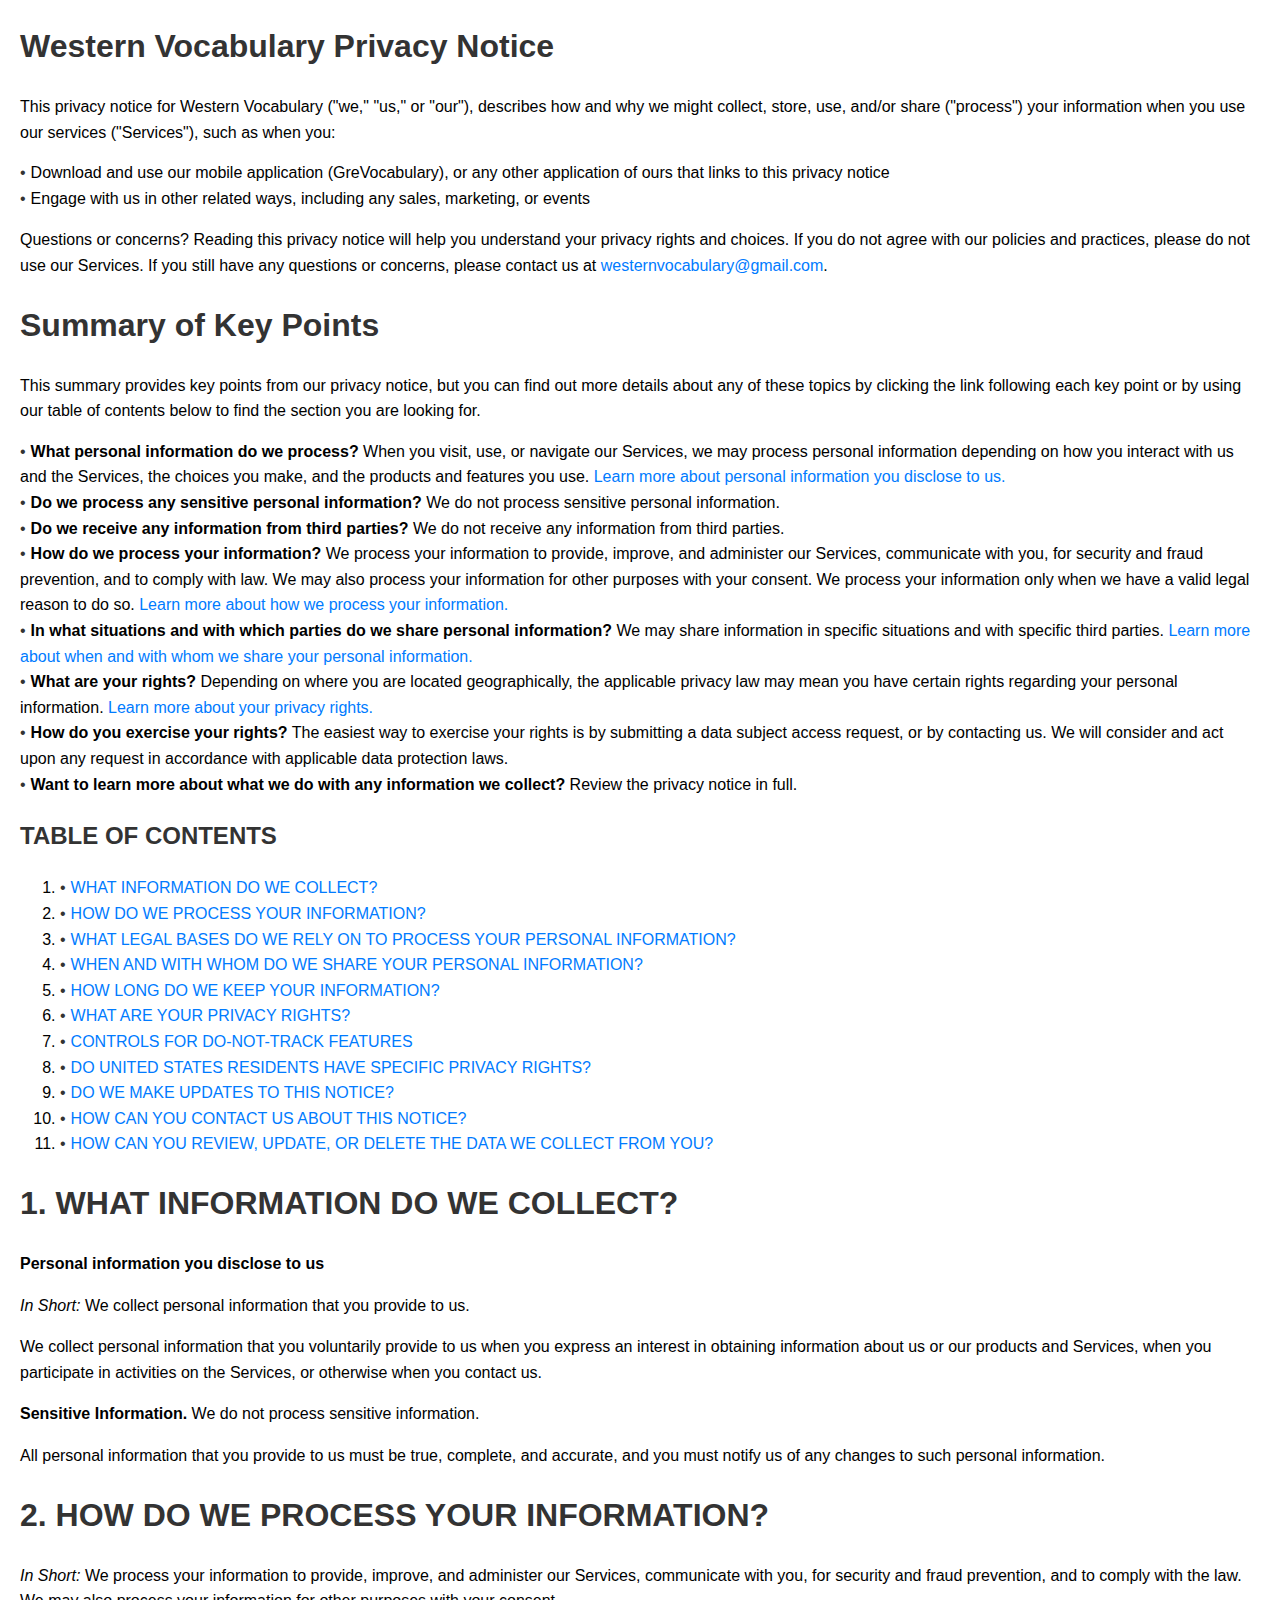
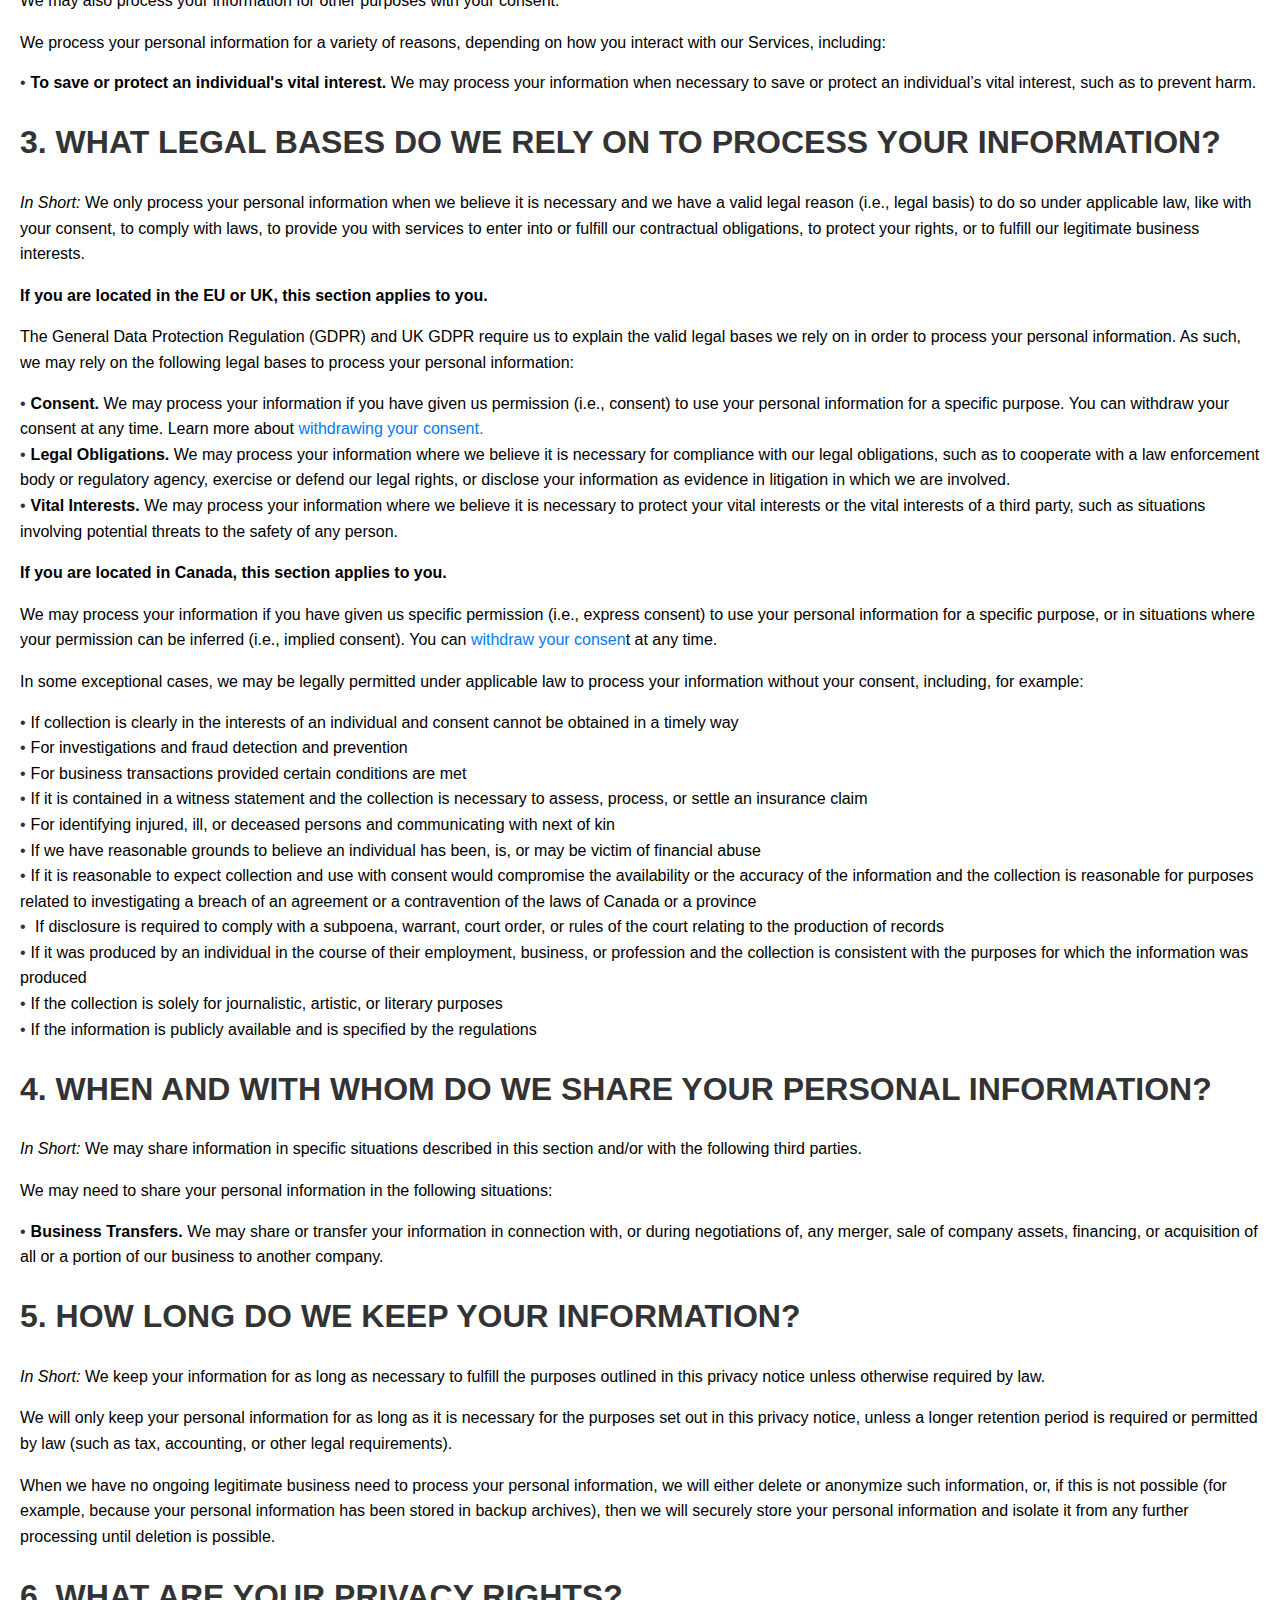
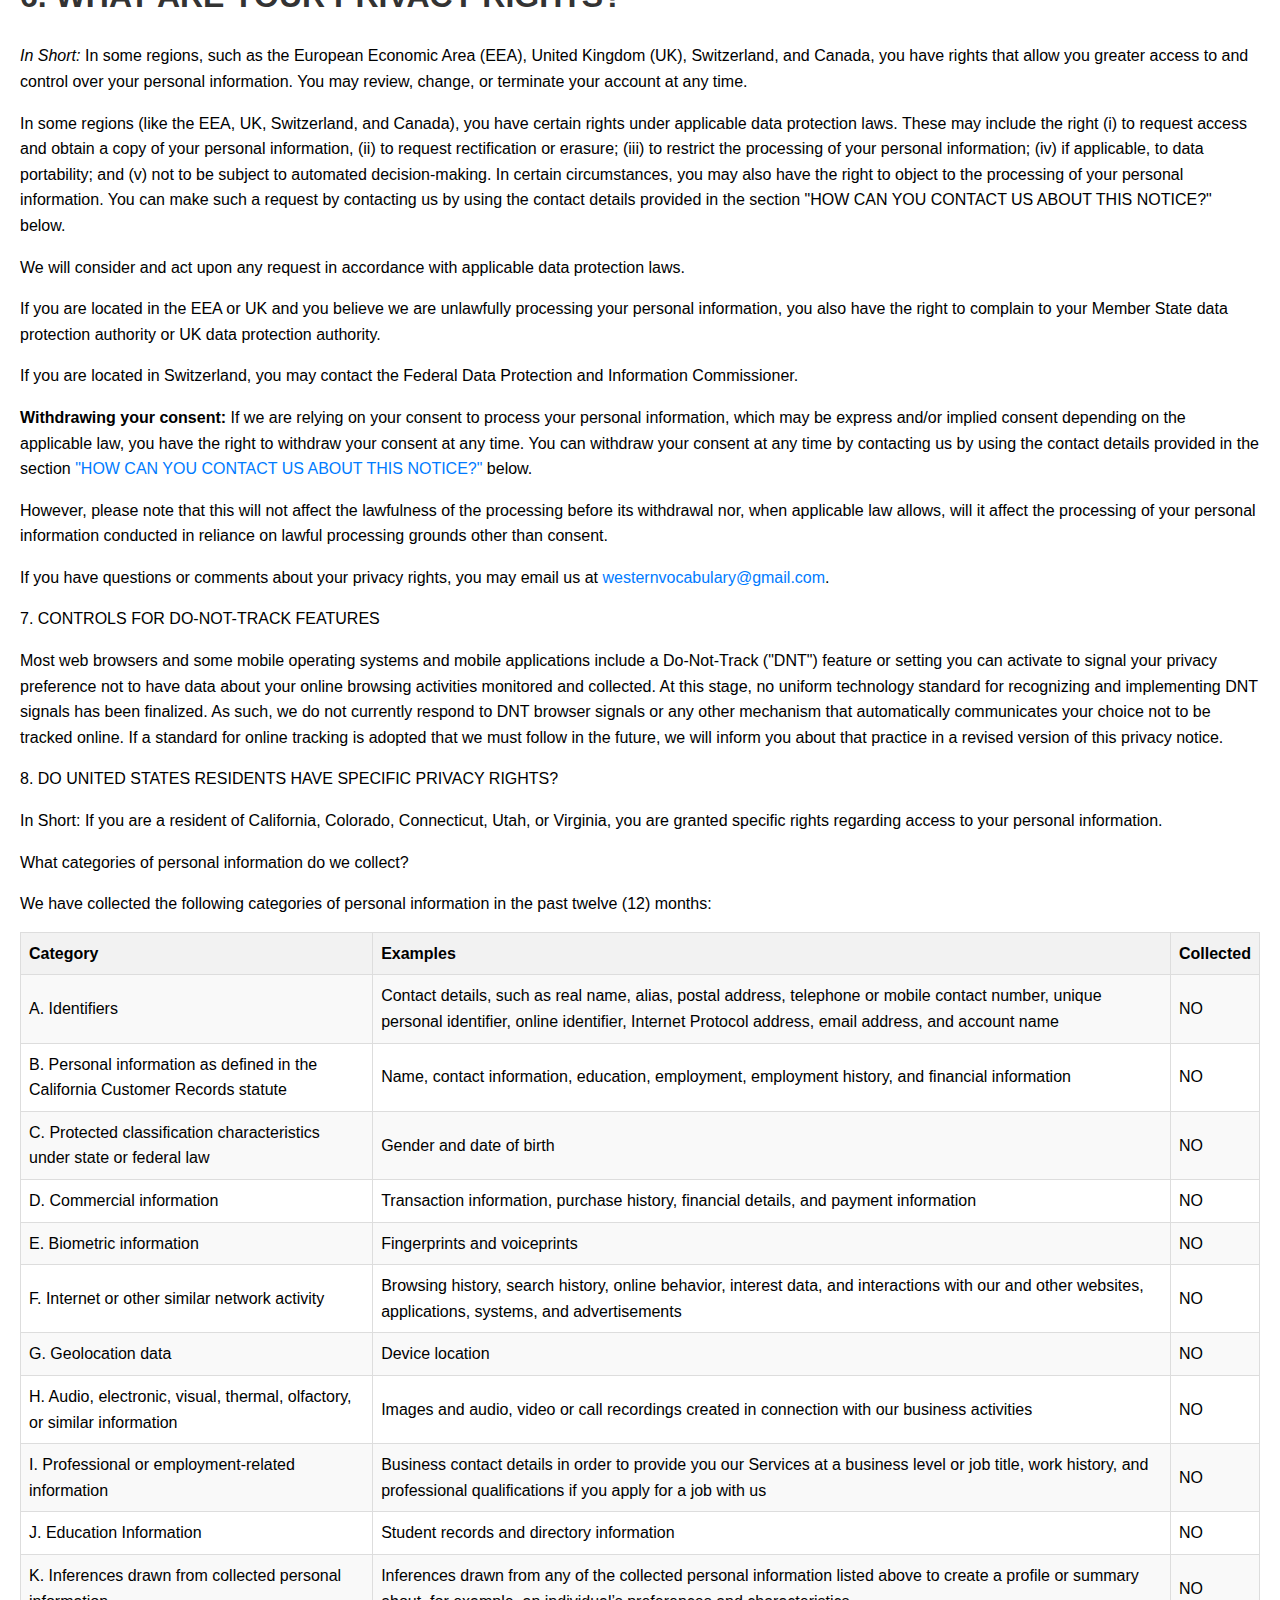
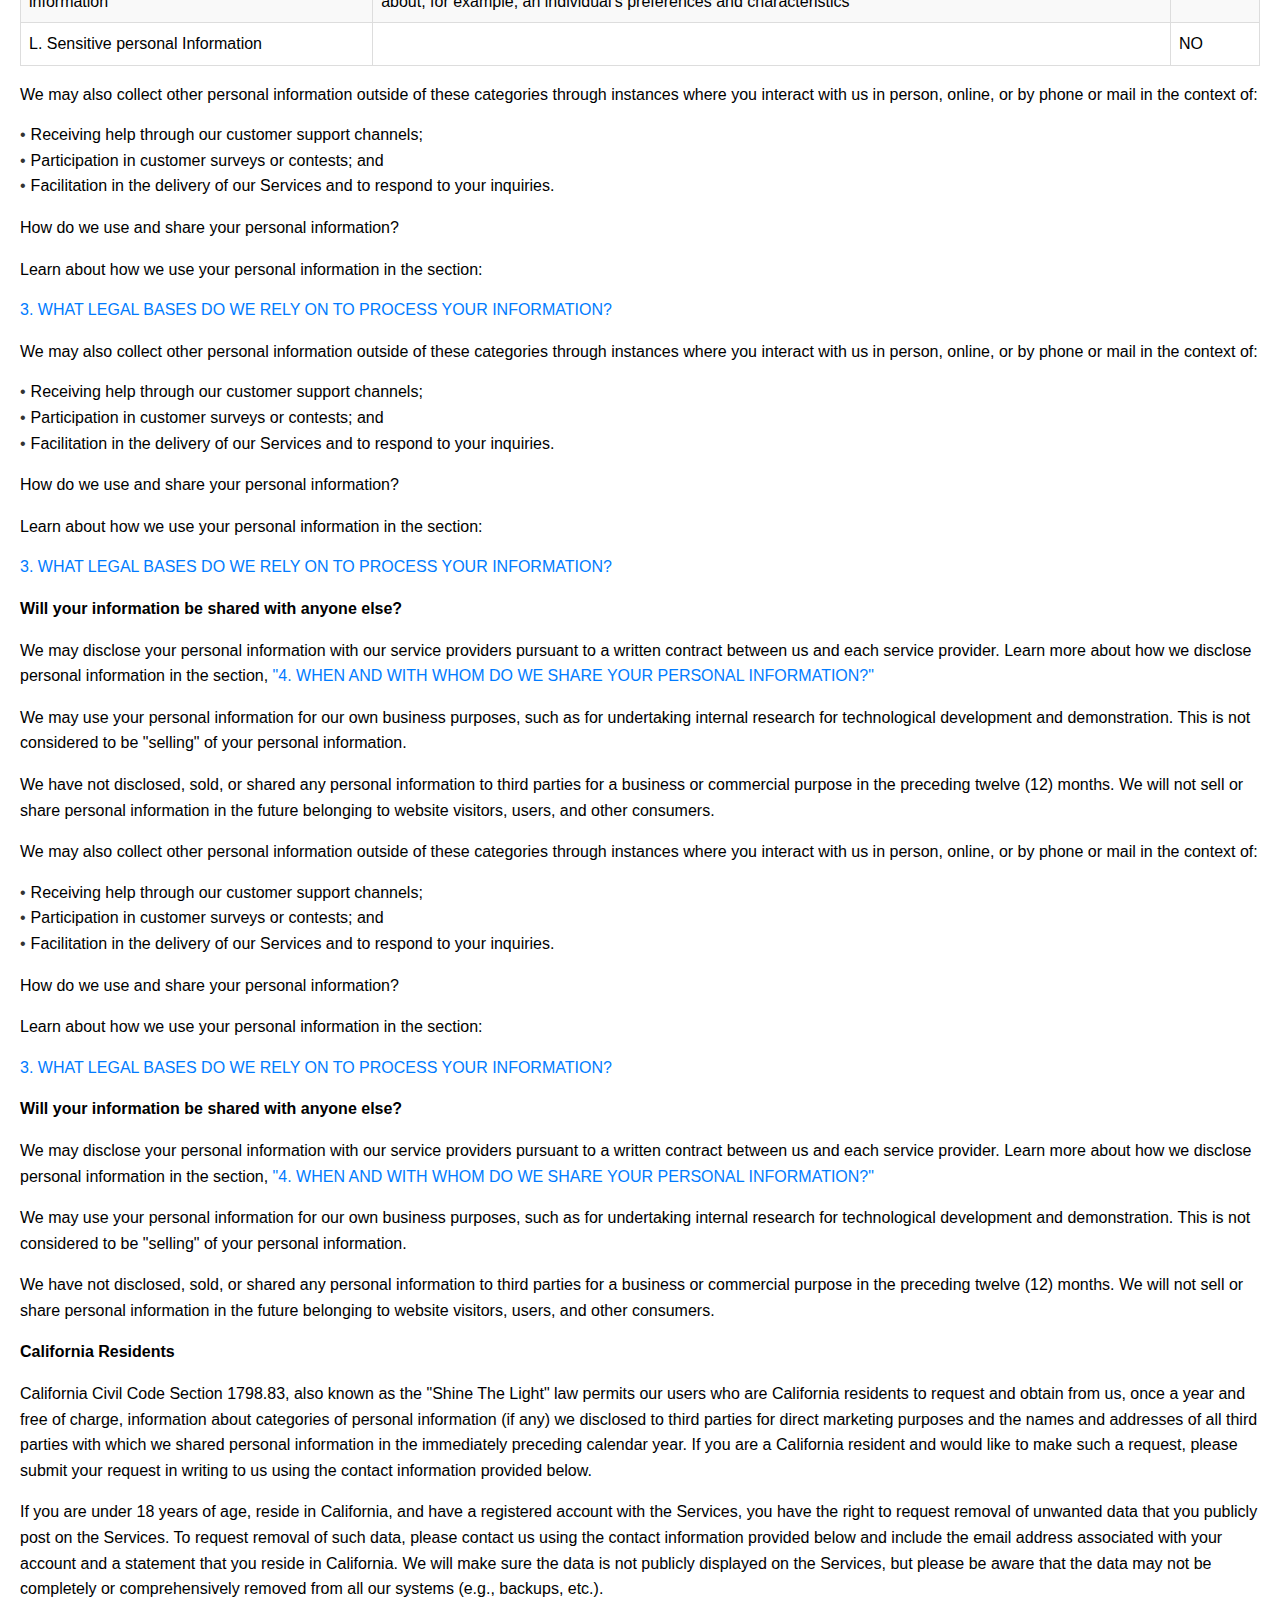
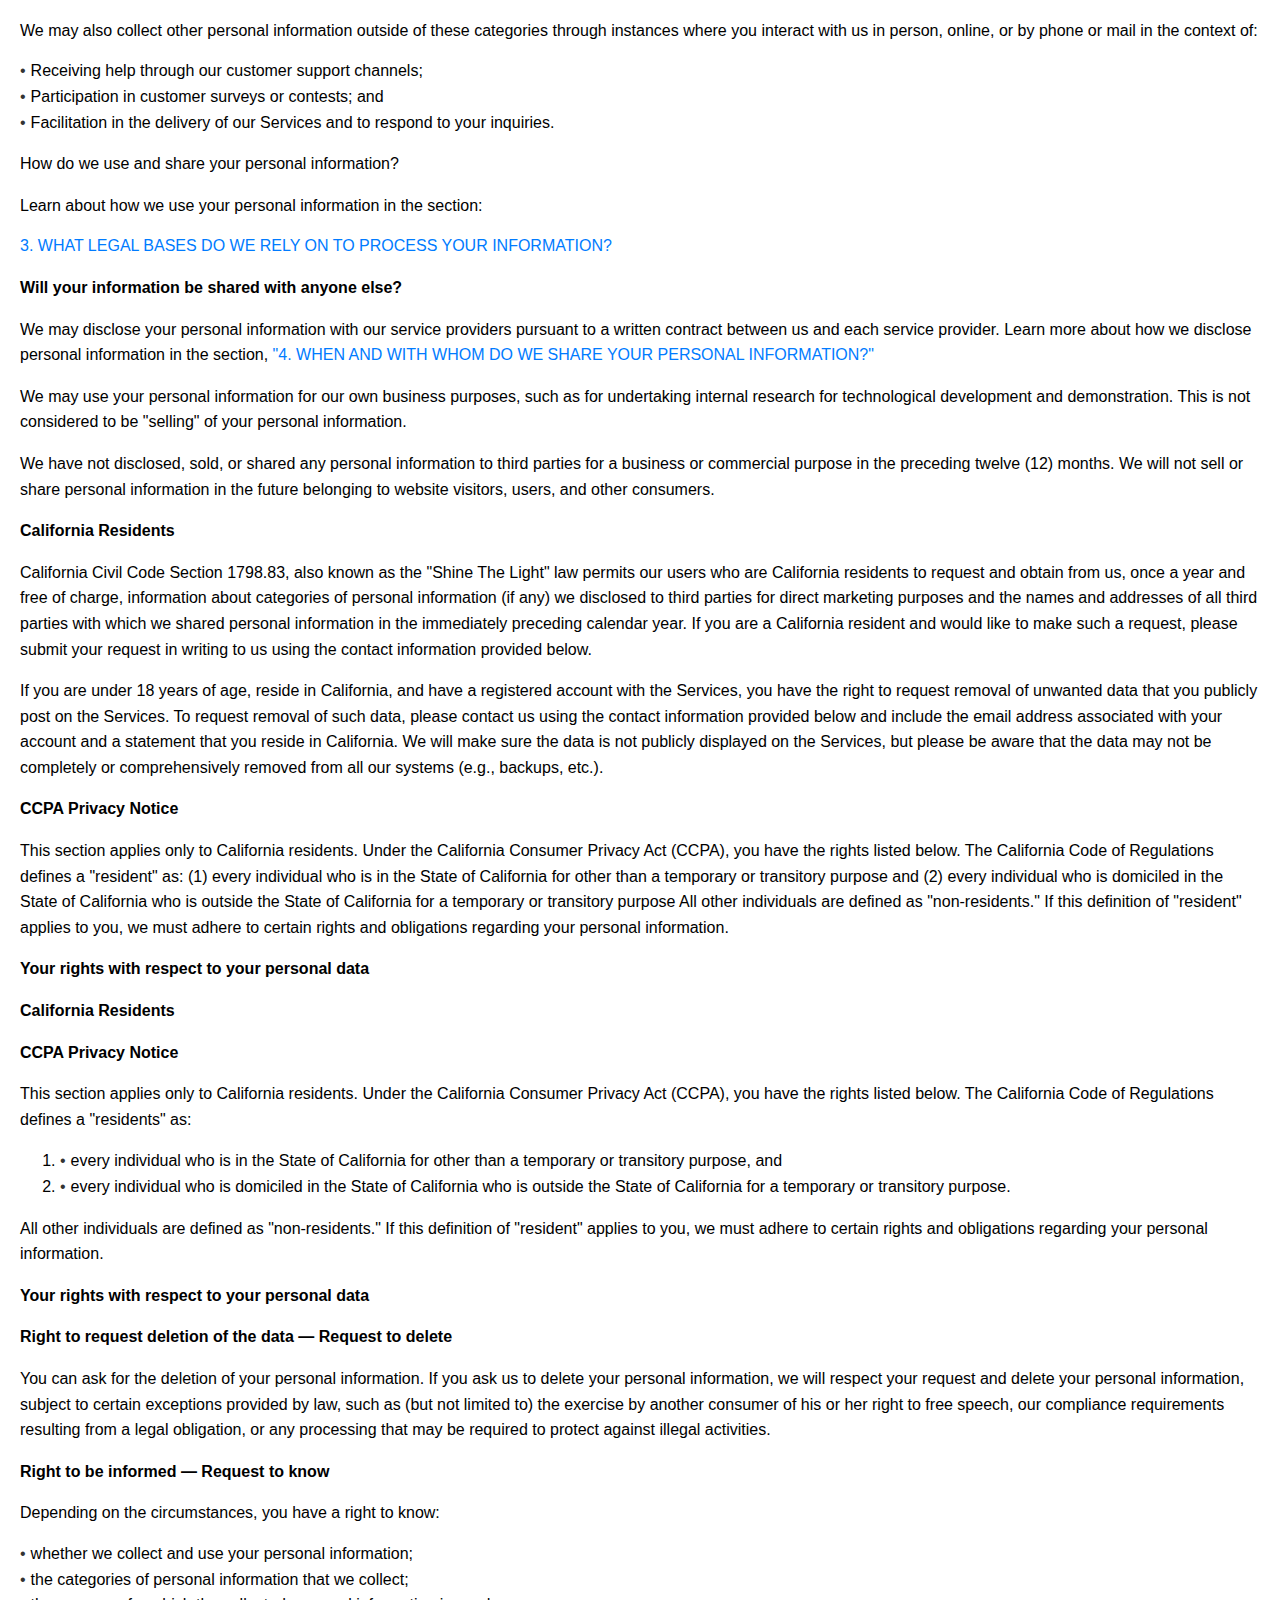
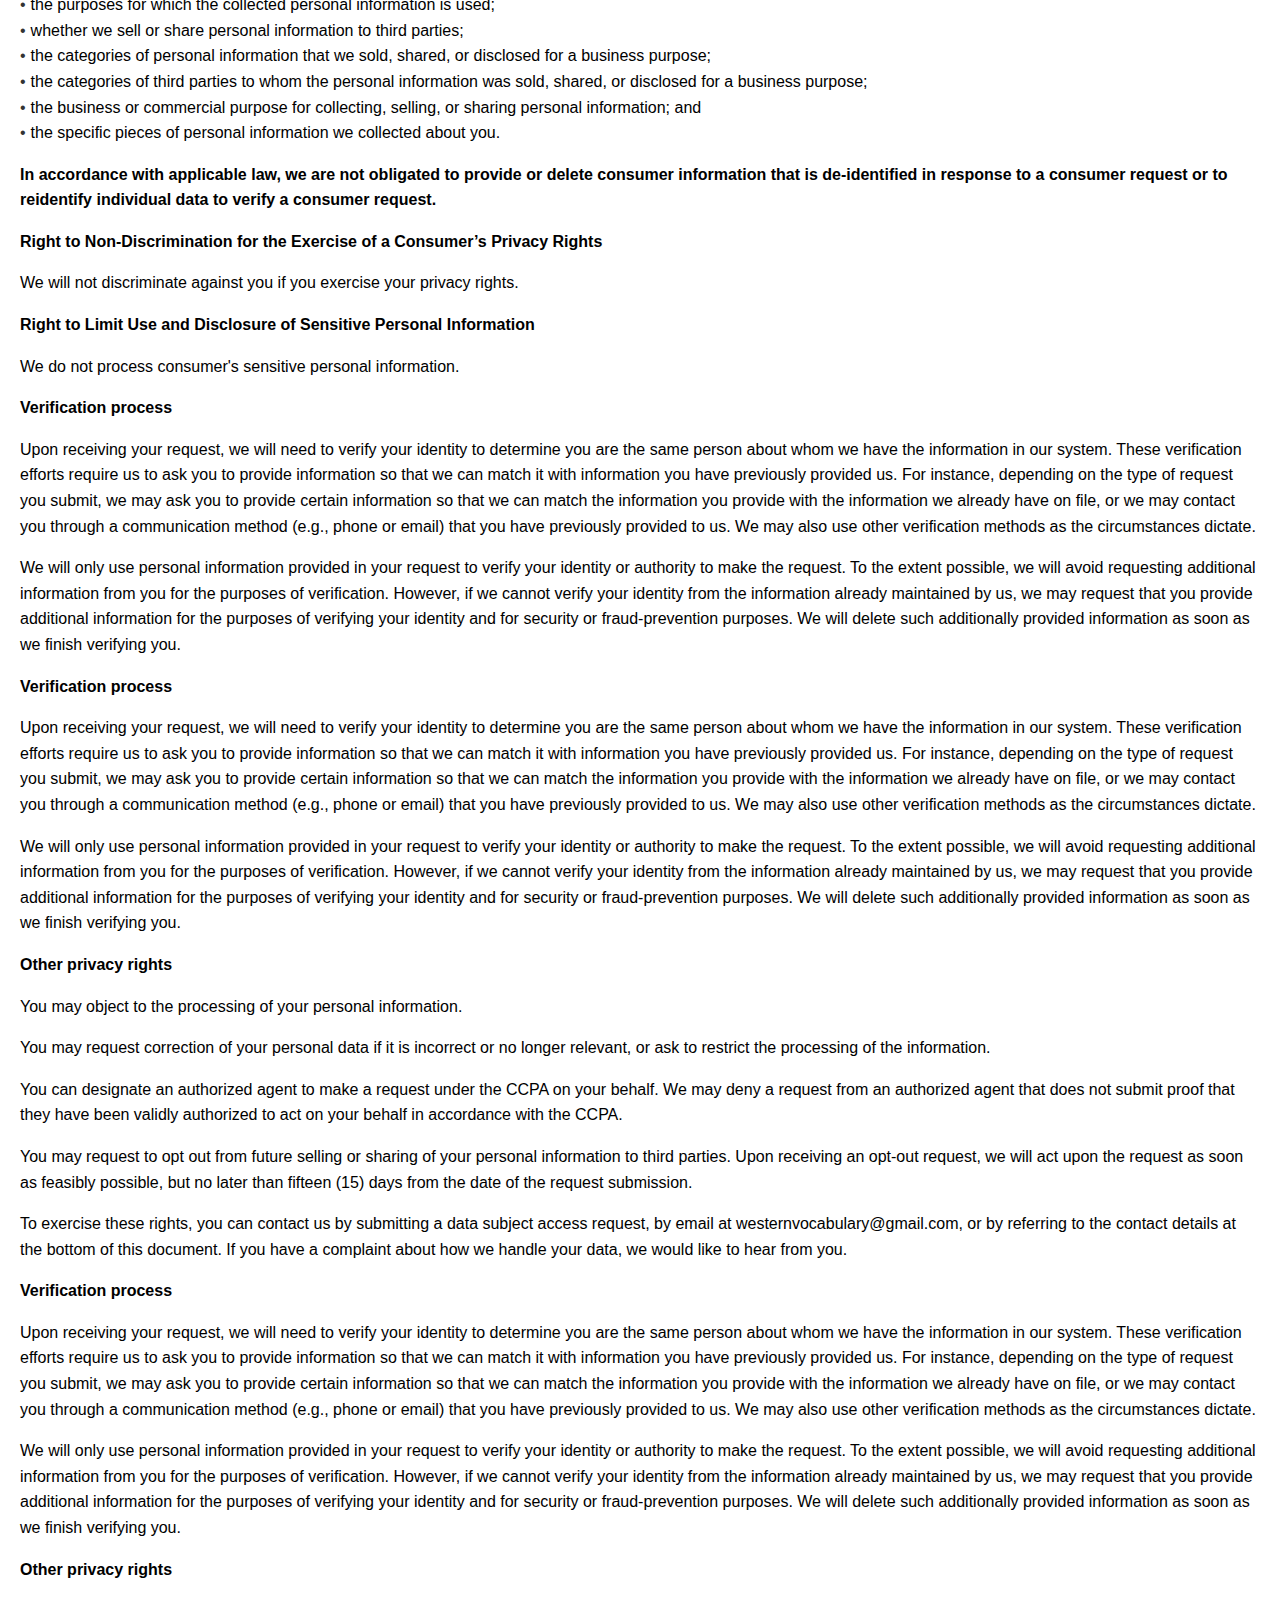
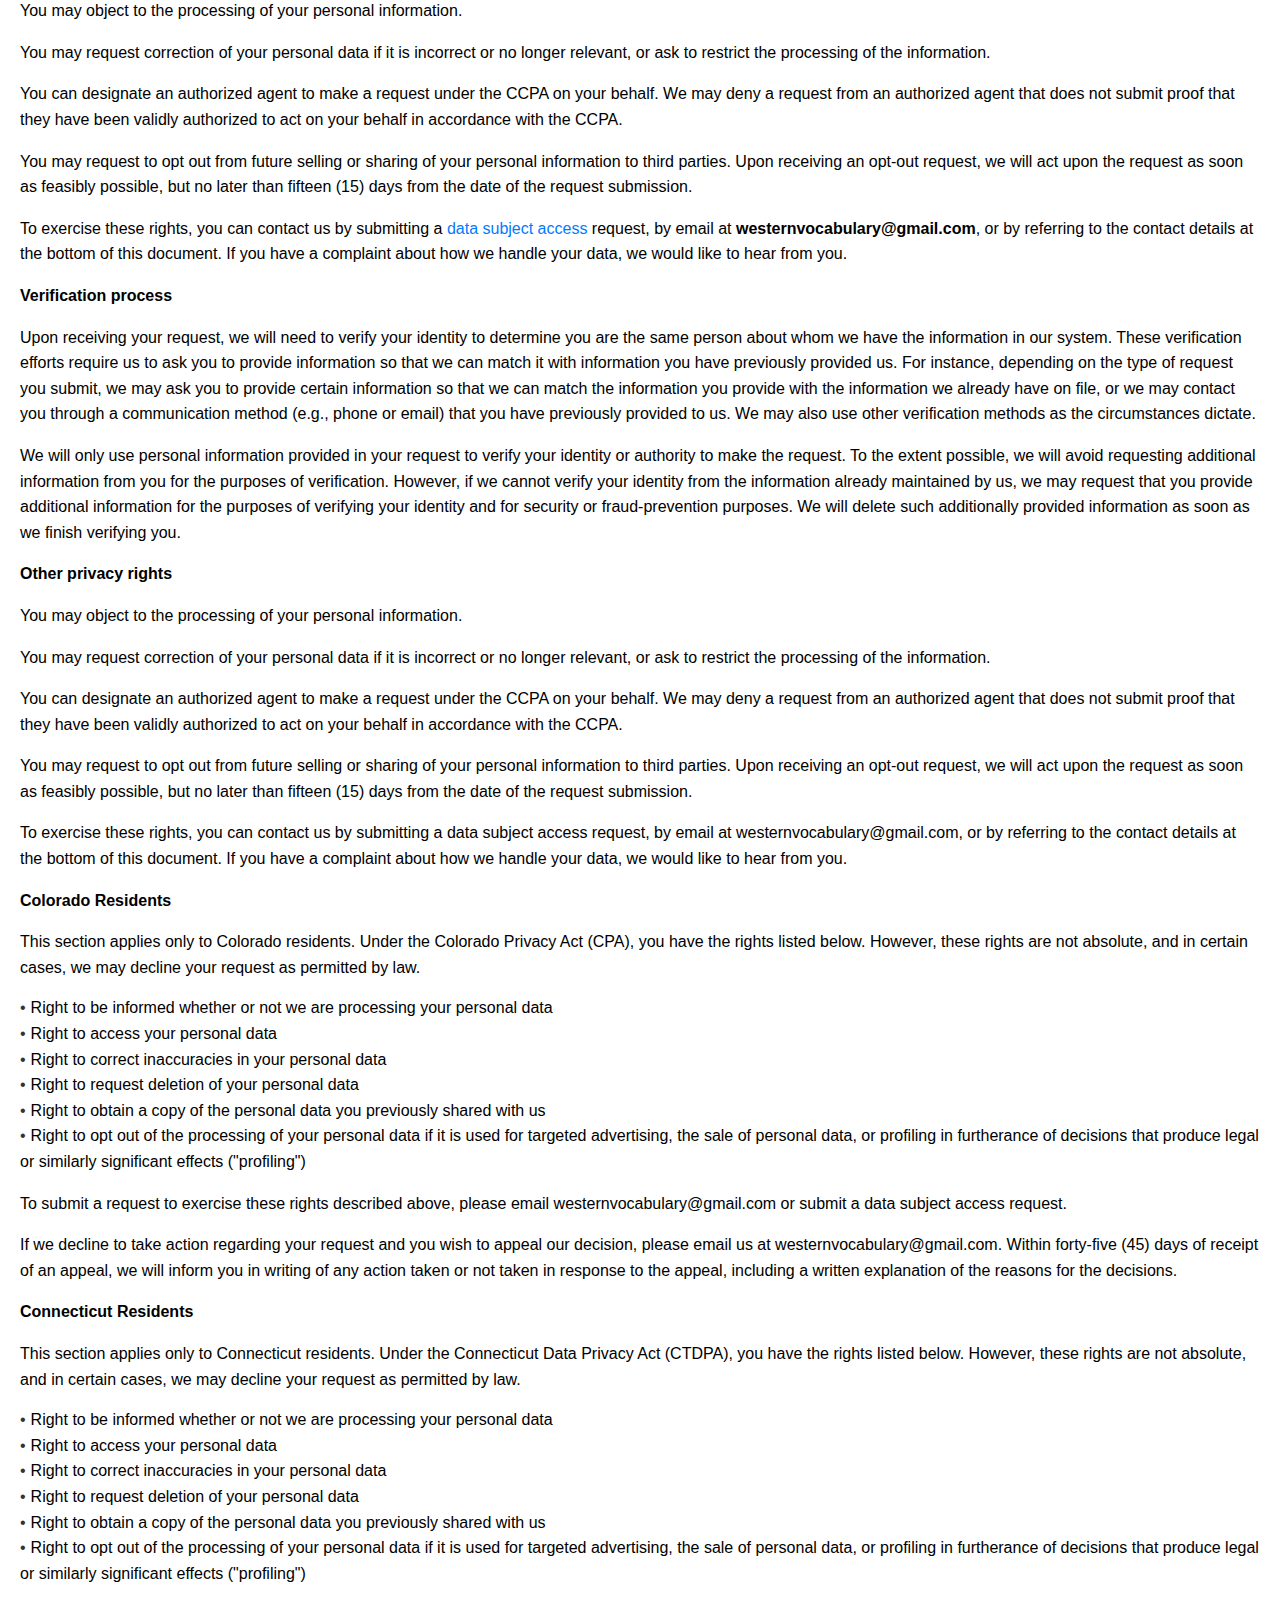
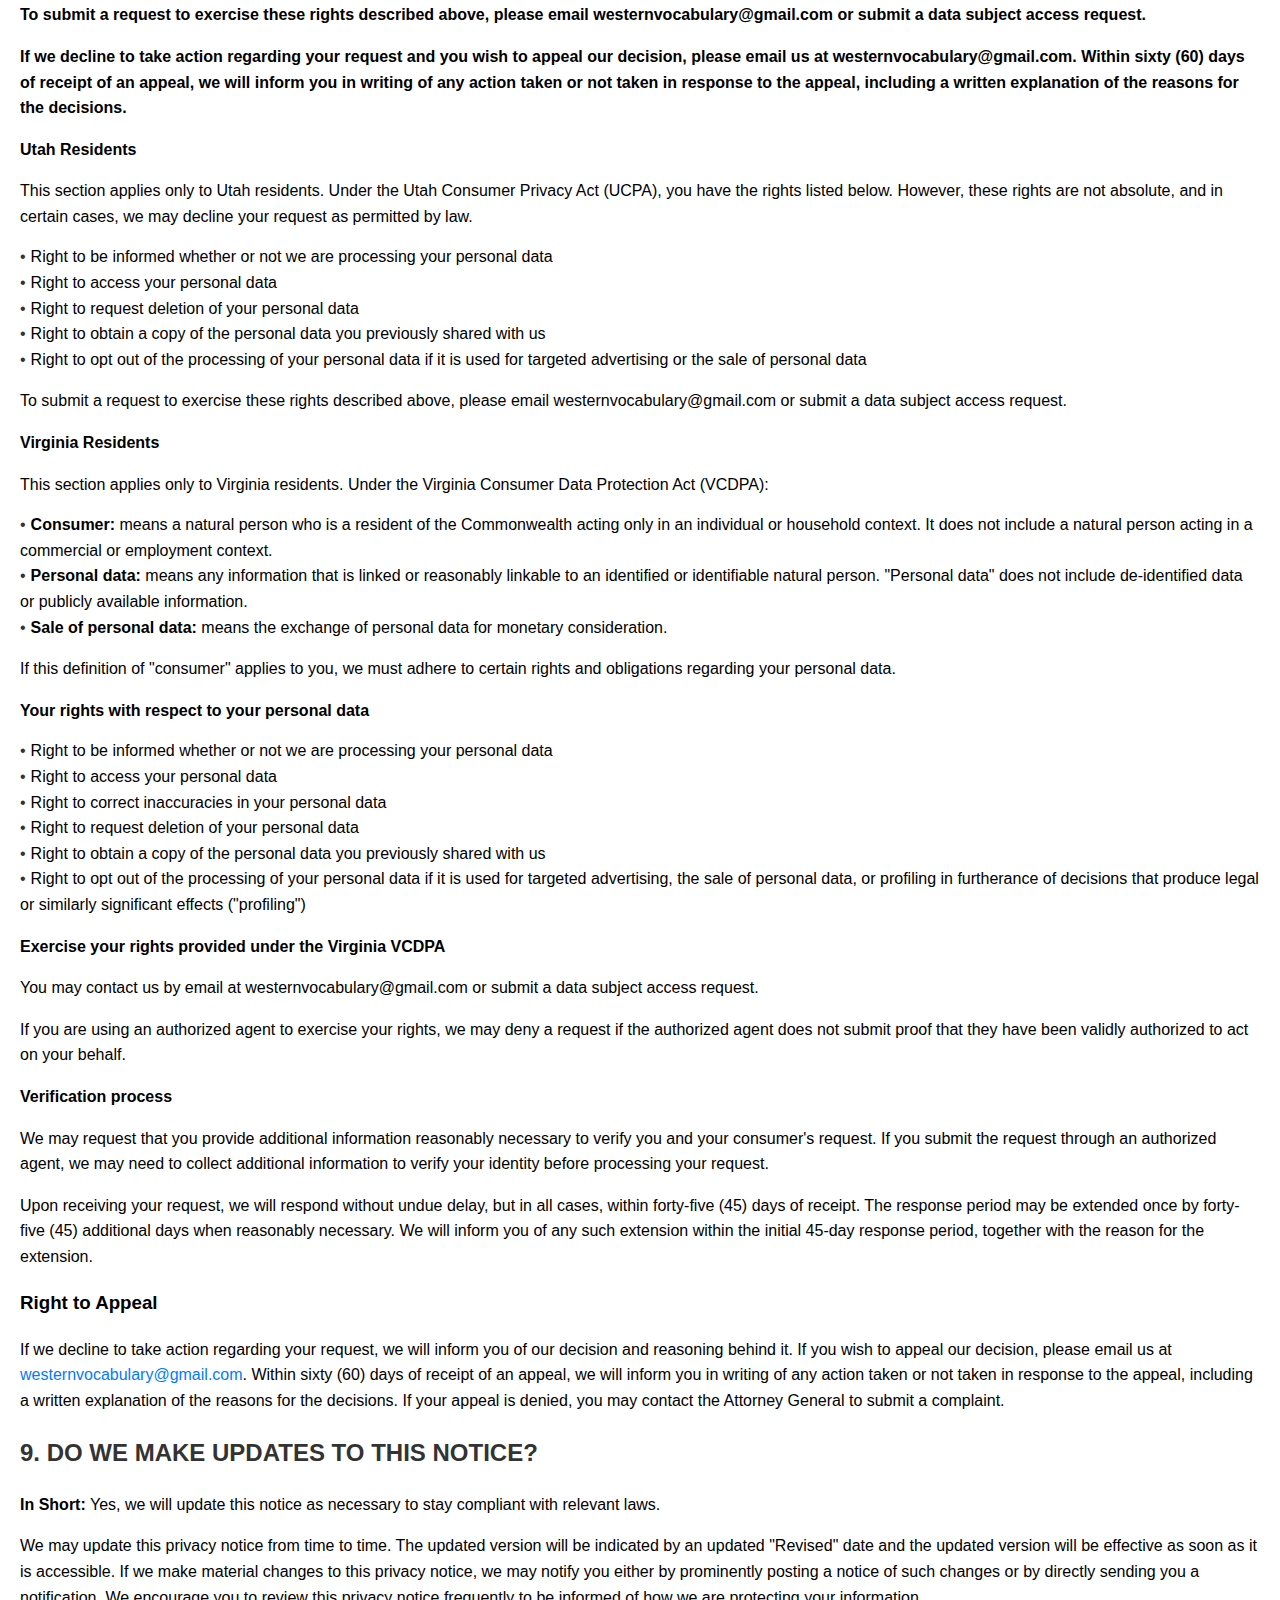
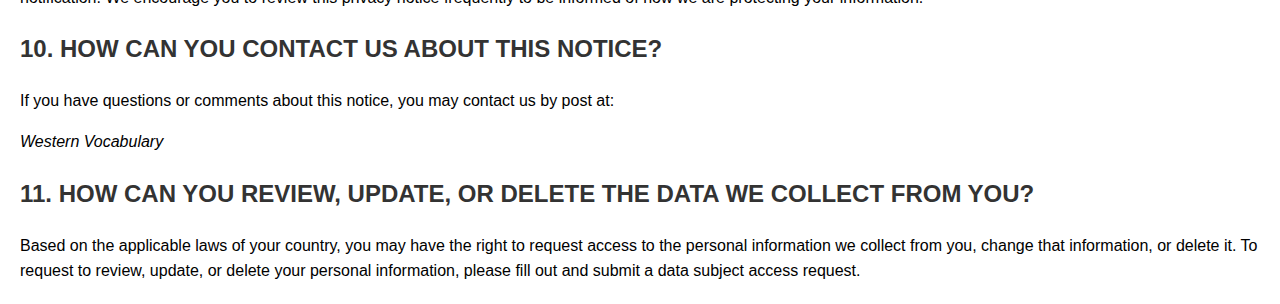
<file: privacy_gre.html>
<!DOCTYPE html>
<html lang="en">

<head>
    <meta charset="UTF-8">
    <meta name="viewport" content="width=device-width, initial-scale=1.0">
    <title>Western Vocabulary Privacy Notice</title>
    <link rel="stylesheet" href="assets/css/privacy.css" />
</head>

<body>

    <h1>Western Vocabulary Privacy Notice</h1>

    <p>This privacy notice for Western Vocabulary ("we," "us," or "our"), describes how and why we might collect, store,
        use, and/or share ("process") your information when you use our services ("Services"), such as when you:</p>

    <ul>
        <li>Download and use our mobile application (GreVocabulary), or any other application of ours that links
            to this privacy notice</li>
        <li>Engage with us in other related ways, including any sales, marketing, or events</li>
    </ul>

    <p>Questions or concerns? Reading this privacy notice will help you understand your privacy rights and choices.
        If you do not agree with our policies and practices, please do not use our Services. If you still have any
        questions or concerns, please contact us at <a href="mailto:westernvocabulary@gmail.com">westernvocabulary@gmail.com</a>.</p>
        <h1>Summary of Key Points</h1>

        <p>This summary provides key points from our privacy notice, but you can find out more details about any of these
            topics by clicking the link following each key point or by using our table of contents below to find the
            section you are looking for.</p>
    
        <ul>
            <li><strong>What personal information do we process?</strong> When you visit, use, or navigate our Services,
                we may process personal information depending on how you interact with us and the Services, the choices
                you make, and the products and features you use. <a href="#">Learn more about personal information you
                    disclose to us.</a></li>
            <li><strong>Do we process any sensitive personal information?</strong> We do not process sensitive personal
                information.</li>
            <li><strong>Do we receive any information from third parties?</strong> We do not receive any information from
                third parties.</li>
            <li><strong>How do we process your information?</strong> We process your information to provide, improve, and
                administer our Services, communicate with you, for security and fraud prevention, and to comply with law.
                We may also process your information for other purposes with your consent. We process your information
                only when we have a valid legal reason to do so. <a href="#">Learn more about how we process your
                    information.</a></li>
            <li><strong>In what situations and with which parties do we share personal information?</strong> We may share
                information in specific situations and with specific third parties. <a href="#">Learn more about when and
                    with whom we share your personal information.</a></li>
            <li><strong>What are your rights?</strong> Depending on where you are located geographically, the applicable
                privacy law may mean you have certain rights regarding your personal information. <a href="#">Learn more
                    about your privacy rights.</a></li>
            <li><strong>How do you exercise your rights?</strong> The easiest way to exercise your rights is by submitting
                a data subject access request, or by contacting us. We will consider and act upon any request in
                accordance with applicable data protection laws.</li>
            <li><strong>Want to learn more about what we do with any information we collect?</strong> Review the privacy
                notice in full.</li>
        </ul>

        <h2>TABLE OF CONTENTS</h2>

  <ol>
    <li><a href="#section1">WHAT INFORMATION DO WE COLLECT?</a></li>
    <li><a href="#section2">HOW DO WE PROCESS YOUR INFORMATION?</a></li>
    <li><a href="#section3">WHAT LEGAL BASES DO WE RELY ON TO PROCESS YOUR PERSONAL INFORMATION?</a></li>
    <li><a href="#section4">WHEN AND WITH WHOM DO WE SHARE YOUR PERSONAL INFORMATION?</a></li>
    <li><a href="#section5">HOW LONG DO WE KEEP YOUR INFORMATION?</a></li>
    <li><a href="#section6">WHAT ARE YOUR PRIVACY RIGHTS?</a></li>
    <li><a href="#section7">CONTROLS FOR DO-NOT-TRACK FEATURES</a></li>
    <li><a href="#section8">DO UNITED STATES RESIDENTS HAVE SPECIFIC PRIVACY RIGHTS?</a></li>
    <li><a href="#section9">DO WE MAKE UPDATES TO THIS NOTICE?</a></li>
    <li><a href="#section10">HOW CAN YOU CONTACT US ABOUT THIS NOTICE?</a></li>
    <li><a href="#section11">HOW CAN YOU REVIEW, UPDATE, OR DELETE THE DATA WE COLLECT FROM YOU?</a></li>
  </ol>

  <!-- Placeholder for section content -->
  <div id="section1">
    <h1>1. WHAT INFORMATION DO WE COLLECT?</h1>

    <p><strong>Personal information you disclose to us</strong></p>
    <p><em>In Short:</em> We collect personal information that you provide to us.</p>
  
    <p>We collect personal information that you voluntarily provide to us when you express an interest in obtaining
      information about us or our products and Services, when you participate in activities on the Services, or
      otherwise when you contact us.</p>
  
    <p><strong>Sensitive Information.</strong> We do not process sensitive information.</p>
  
    <p>All personal information that you provide to us must be true, complete, and accurate, and you must notify us
      of any changes to such personal information.</p>
  </div>
  <div id="section2">
    <h1>2. HOW DO WE PROCESS YOUR INFORMATION?</h1>

    <p><em>In Short:</em> We process your information to provide, improve, and administer our Services, communicate
      with you, for security and fraud prevention, and to comply with the law. We may also process your information
      for other purposes with your consent.</p>
  
    <p>We process your personal information for a variety of reasons, depending on how you interact with our Services,
      including:</p>
  
    <ul>
      <li><strong>To save or protect an individual's vital interest.</strong> We may process your information when
        necessary to save or protect an individual’s vital interest, such as to prevent harm.</li>
    </ul>
  </div>
  <div id="section3">
    <h1>3. WHAT LEGAL BASES DO WE RELY ON TO PROCESS YOUR INFORMATION?</h1>

    <p><em>In Short:</em> We only process your personal information when we believe it is necessary and we have a valid
      legal reason (i.e., legal basis) to do so under applicable law, like with your consent, to comply with laws, to
      provide you with services to enter into or fulfill our contractual obligations, to protect your rights, or to
      fulfill our legitimate business interests.</p>
  
    <p><strong>If you are located in the EU or UK, this section applies to you.</strong></p>
  
    <p>The General Data Protection Regulation (GDPR) and UK GDPR require us to explain the valid legal bases we rely on in
      order to process your personal information. As such, we may rely on the following legal bases to process your
      personal information:</p>
  
    <ul>
      <li><strong>Consent.</strong> We may process your information if you have given us permission (i.e., consent) to use
        your personal information for a specific purpose. You can withdraw your consent at any time. Learn more about
        <a href="#">withdrawing your consent.</a> </li>
      <li><strong>Legal Obligations.</strong> We may process your information where we believe it is necessary for compliance
        with our legal obligations, such as to cooperate with a law enforcement body or regulatory agency, exercise or
        defend our legal rights, or disclose your information as evidence in litigation in which we are involved.</li>
      <li><strong>Vital Interests.</strong> We may process your information where we believe it is necessary to protect your
        vital interests or the vital interests of a third party, such as situations involving potential threats to the
        safety of any person.</li>
    </ul>
  
    <p><strong>If you are located in Canada, this section applies to you.</strong></p>
  
    <p>We may process your information if you have given us specific permission (i.e., express consent) to use your
      personal information for a specific purpose, or in situations where your permission can be inferred (i.e., implied
      consent). You can <a href="">withdraw your consen</a>t at any time.</p>
  
    <p>In some exceptional cases, we may be legally permitted under applicable law to process your information without
      your consent, including, for example:</p>
  
    <ul>
      <li>If collection is clearly in the interests of an individual and consent cannot be obtained in a timely way</li>
      <li>For investigations and fraud detection and prevention</li>
      <li>For business transactions provided certain conditions are met</li>
      <li>If it is contained in a witness statement and the collection is necessary to assess, process, or settle an insurance claim</li>
      <li>For identifying injured, ill, or deceased persons and communicating with next   of kin</li>
      <li>If we have reasonable grounds to believe an individual has been, is, or may be   victim of financial abuse</li>
      <li>If it is reasonable to expect collection and use with consent would compromise    the availability or the accuracy of the information and the collection is
        reasonable for purposes related to investigating a breach of an agreement or a         contravention of the laws of Canada or a province</li>
      <li>        If disclosure is required to comply with a subpoena, warrant, court order, or
        rules of the court relating to the production of records</li>
      <li>If it was produced by an individual in the course of their employment, business,
        or profession and the collection is consistent with the purposes for which the
        information was produced</li>
      <li>If the collection is solely for journalistic, artistic, or literary purposes</li>
      <li>If the information is publicly available and is specified by the regulations</li>      
    </ul>  

  </div>
  <div id="section4">
    <h1>4. WHEN AND WITH WHOM DO WE SHARE YOUR PERSONAL INFORMATION?</h1>

    <p><em>In Short:</em> We may share information in specific situations described in this section and/or with the
      following third parties.</p>
  
    <p>We may need to share your personal information in the following situations:</p>
  
    <ul>
      <li><strong>Business Transfers.</strong> We may share or transfer your information in connection with, or during
        negotiations of, any merger, sale of company assets, financing, or acquisition of all or a portion of our
        business to another company.</li>
      <!-- Add more list items as needed -->
    </ul>

  </div>
  <div id="section5">
    <h1>5. HOW LONG DO WE KEEP YOUR INFORMATION?</h1>

    <p><em>In Short:</em> We keep your information for as long as necessary to fulfill the purposes outlined in this
      privacy notice unless otherwise required by law.</p>
  
    <p>We will only keep your personal information for as long as it is necessary for the purposes set out in this
      privacy notice, unless a longer retention period is required or permitted by law (such as tax, accounting, or
      other legal requirements).</p>
  
    <p>When we have no ongoing legitimate business need to process your personal information, we will either delete or
      anonymize such information, or, if this is not possible (for example, because your personal information has been
      stored in backup archives), then we will securely store your personal information and isolate it from any further
      processing until deletion is possible.</p>
  </div>
  <div id="section6">
    <h1>6. WHAT ARE YOUR PRIVACY RIGHTS?</h1>

    <p><em>In Short:</em> In some regions, such as the European Economic Area (EEA), United Kingdom (UK), Switzerland,
      and Canada, you have rights that allow you greater access to and control over your personal information. You may
      review, change, or terminate your account at any time.</p>
  
    <p>In some regions (like the EEA, UK, Switzerland, and Canada), you have certain rights under applicable data
      protection laws. These may include the right (i) to request access and obtain a copy of your personal information,
      (ii) to request rectification or erasure; (iii) to restrict the processing of your personal information; (iv) if
      applicable, to data portability; and (v) not to be subject to automated decision-making. In certain circumstances,
      you may also have the right to object to the processing of your personal information. You can make such a request by
      contacting us by using the contact details provided in the section "HOW CAN YOU CONTACT US ABOUT THIS NOTICE?" below.
    </p>
    <p>We will consider and act upon any request in accordance with applicable data protection laws.</p>

  <p>If you are located in the EEA or UK and you believe we are unlawfully processing your personal information, you also
    have the right to complain to your Member State data protection authority or UK data protection authority.</p>

  <p>If you are located in Switzerland, you may contact the Federal Data Protection and Information Commissioner.</p>

  <p><strong>Withdrawing your consent:</strong> If we are relying on your consent to process your personal information,
    which may be express and/or implied consent depending on the applicable law, you have the right to withdraw your
    consent at any time. You can withdraw your consent at any time by contacting us by using the contact details 
    provided in the section <a>"HOW CAN YOU CONTACT US ABOUT THIS NOTICE?"</a> 
    below.</p>
    <p>However, please note that this will not affect the lawfulness of the processing before its withdrawal nor, when
        applicable law allows, will it affect the processing of your personal information conducted in reliance on lawful
        processing grounds other than consent.</p>
    
      <p>If you have questions or comments about your privacy rights, you may email us at <a href="mailto:westernvocabulary@gmail.com">
          westernvocabulary@gmail.com</a>.</p>
  </div>
  <div id="section7">

  <p>7. CONTROLS FOR DO-NOT-TRACK FEATURES</p>

  <p>Most web browsers and some mobile operating systems and mobile applications include a Do-Not-Track ("DNT")
    feature or setting you can activate to signal your privacy preference not to have data about your online browsing
    activities monitored and collected. At this stage, no uniform technology standard for recognizing and implementing
    DNT signals has been finalized. As such, we do not currently respond to DNT browser signals or any other mechanism
    that automatically communicates your choice not to be tracked online. If a standard for online tracking is adopted
    that we must follow in the future, we will inform you about that practice in a revised version of this privacy
    notice.</p>
  </div>
  <div id="section8">
    <p>8. DO UNITED STATES RESIDENTS HAVE SPECIFIC PRIVACY RIGHTS?</p>

    <p>In Short: If you are a resident of California, Colorado, Connecticut, Utah, or Virginia, you are granted specific
      rights regarding access to your personal information.</p>
  
    <p>What categories of personal information do we collect?</p>
  
    <p>We have collected the following categories of personal information in the past twelve (12) months:</p>
    <table border="1">
        <tr>
          <th>Category</th>
          <th>Examples</th>
          <th>Collected</th>
        </tr>
        <tr>
            <td>A. Identifiers</td>
            <td>Contact details, such as real name, alias, postal address, telephone or mobile contact number, unique personal
              identifier, online identifier, Internet Protocol address, email address, and account name</td>
            <td>NO</td>
          </tr>
          <tr>
            <td>B. Personal information as defined in the California Customer Records statute</td>
            <td>Name, contact information, education, employment, employment history, and financial information</td>
            <td>NO</td>
          </tr>
          <tr>
            <td>C. Protected classification characteristics under state or federal law</td>
            <td>Gender and date of birth</td>
            <td>NO</td>
          </tr>
          <tr>
            <td>D. Commercial information</td>
            <td>Transaction information, purchase history, financial details, and payment information</td>
            <td>NO</td>
          </tr>
          <tr>
            <td>E. Biometric information</td>
            <td>Fingerprints and voiceprints</td>
            <td>NO</td>
          </tr>
          <tr>
            <td>F. Internet or other similar network activity</td>
            <td>Browsing history, search history, online behavior, interest data, and interactions with our and other websites,
              applications, systems, and advertisements</td>
            <td>NO</td>
          </tr>
          <tr>
            <td>G. Geolocation data</td>
            <td>Device location</td>
            <td>NO</td>
          </tr>
          <tr>
            <td>H. Audio, electronic, visual, thermal, olfactory, or similar information</td>
            <td>Images and audio, video or call recordings created in connection with our business activities</td>
            <td>NO</td>
          </tr>
          <tr>
            <td>I. Professional or employment-related information</td>
            <td>Business contact details in order to provide you our Services at a business level or job title, work history, and
              professional qualifications if you apply for a job with us</td>
            <td>NO</td>
          </tr>
          <tr>
            <td>J. Education Information</td>
            <td>Student records and directory information</td>
            <td>NO</td>
          </tr>
          <tr>
            <td>K. Inferences drawn from collected personal information</td>
            <td>Inferences drawn from any of the collected personal information listed above to create a profile or summary
              about, for example, an individual’s preferences and characteristics</td>
            <td>NO</td>
          </tr>
          <tr>
            <td>L. Sensitive personal Information</td>
            <td></td>
            <td>NO</td>
          </tr>
      </table>
      <p>We may also collect other personal information outside of these categories through instances where you interact with
        us in person, online, or by phone or mail in the context of:</p>
    
      <ul>
        <li>Receiving help through our customer support channels;</li>
        <li>Participation in customer surveys or contests; and</li>
        <li>Facilitation in the delivery of our Services and to respond to your inquiries.</li>
      </ul>
    
      <p>How do we use and share your personal information?</p>
      <p>Learn about how we use your personal information in the section:</p>
      <a href="#section3">3. WHAT LEGAL BASES DO WE RELY ON TO PROCESS YOUR INFORMATION?</a>
      <p>We may also collect other personal information outside of these categories through instances where you interact with
        us in person, online, or by phone or mail in the context of:</p>
    
      <ul>
        <li>Receiving help through our customer support channels;</li>
        <li>Participation in customer surveys or contests; and</li>
        <li>Facilitation in the delivery of our Services and to respond to your inquiries.</li>
      </ul>
    
      <p>How do we use and share your personal information?</p>
      <p>Learn about how we use your personal information in the section:</p>
      <a href="#section3">3. WHAT LEGAL BASES DO WE RELY ON TO PROCESS YOUR INFORMATION?</a>
    
      <p><strong>Will your information be shared with anyone else?</strong></p>
      <p>We may disclose your personal information with our service providers pursuant to a written contract between us and each service provider. Learn more about how we disclose personal information in the section,
        <a href="#section4">"4. WHEN AND WITH WHOM DO WE SHARE YOUR PERSONAL INFORMATION?"</a></p>
    
      <p>We may use your personal information for our own business purposes, such as for undertaking internal research for technological development and demonstration. This is not considered to be "selling" of your personal information.</p>
      <p>We have not disclosed, sold, or shared any personal information to third parties for a business or commercial purpose in the preceding twelve (12) months. We will not sell or share personal information in the future belonging to website visitors, users, and other consumers.</p>
      <p>We may also collect other personal information outside of these categories through instances where you interact with
        us in person, online, or by phone or mail in the context of:</p>
    
      <ul>
        <li>Receiving help through our customer support channels;</li>
        <li>Participation in customer surveys or contests; and</li>
        <li>Facilitation in the delivery of our Services and to respond to your inquiries.</li>
      </ul>
    
      <p>How do we use and share your personal information?</p>
      <p>Learn about how we use your personal information in the section:</p>
      <a href="#section3">3. WHAT LEGAL BASES DO WE RELY ON TO PROCESS YOUR INFORMATION?</a>
    
      <p><strong>Will your information be shared with anyone else?</strong></p>
      <p>We may disclose your personal information with our service providers pursuant to a written contract between us and each service provider. Learn more about how we disclose personal information in the section,
        <a href="#section4">"4. WHEN AND WITH WHOM DO WE SHARE YOUR PERSONAL INFORMATION?"</a></p>
    
      <p>We may use your personal information for our own business purposes, such as for undertaking internal research for technological development and demonstration. This is not considered to be "selling" of your personal information.</p>
      <p>We have not disclosed, sold, or shared any personal information to third parties for a business or commercial purpose in the preceding twelve (12) months. We will not sell or share personal information in the future belonging to website visitors, users, and other consumers.</p>
    
      <p><strong>California Residents</strong></p>
      <p>California Civil Code Section 1798.83, also known as the "Shine The Light" law permits our users who are California residents to request and obtain from us, once a year and free of charge, information about categories of personal information (if any) we disclosed to third parties for direct marketing purposes and the names and addresses of all third parties with which we shared personal information in the immediately preceding calendar year. If you are a California resident and would like to make such a request, please submit your request in writing to us using the contact information provided below.</p>
      <p>If you are under 18 years of age, reside in California, and have a registered account with the Services, you have the right to request removal of unwanted data that you publicly post on the Services. To request removal of such data, please contact us using the contact information provided below and include the email address associated with your account and a statement that you reside in California. We will make sure the data is not publicly displayed on the Services, but please be aware that the data may not be completely or comprehensively removed from all our systems (e.g., backups, etc.).</p>
      <p>We may also collect other personal information outside of these categories through instances where you interact with
        us in person, online, or by phone or mail in the context of:</p>
    
      <ul>
        <li>Receiving help through our customer support channels;</li>
        <li>Participation in customer surveys or contests; and</li>
        <li>Facilitation in the delivery of our Services and to respond to your inquiries.</li>
      </ul>
    
      <p>How do we use and share your personal information?</p>
      <p>Learn about how we use your personal information in the section:</p>
      <a href="#section3">3. WHAT LEGAL BASES DO WE RELY ON TO PROCESS YOUR INFORMATION?</a>
    
      <p><strong>Will your information be shared with anyone else?</strong></p>
      <p>We may disclose your personal information with our service providers pursuant to a written contract between us and each service provider. Learn more about how we disclose personal information in the section,
        <a href="#section4">"4. WHEN AND WITH WHOM DO WE SHARE YOUR PERSONAL INFORMATION?"</a></p>
    
      <p>We may use your personal information for our own business purposes, such as for undertaking internal research for technological development and demonstration. This is not considered to be "selling" of your personal information.</p>
      <p>We have not disclosed, sold, or shared any personal information to third parties for a business or commercial purpose in the preceding twelve (12) months. We will not sell or share personal information in the future belonging to website visitors, users, and other consumers.</p>
    
      <p><strong>California Residents</strong></p>
      <p>California Civil Code Section 1798.83, also known as the "Shine The Light" law permits our users who are California residents to request and obtain from us, once a year and free of charge, information about categories of personal information (if any) we disclosed to third parties for direct marketing purposes and the names and addresses of all third parties with which we shared personal information in the immediately preceding calendar year. If you are a California resident and would like to make such a request, please submit your request in writing to us using the contact information provided below.</p>
      <p>If you are under 18 years of age, reside in California, and have a registered account with the Services, you have the right to request removal of unwanted data that you publicly post on the Services. To request removal of such data, please contact us using the contact information provided below and include the email address associated with your account and a statement that you reside in California. We will make sure the data is not publicly displayed on the Services, but please be aware that the data may not be completely or comprehensively removed from all our systems (e.g., backups, etc.).</p>
    
      <p><strong>CCPA Privacy Notice</strong></p>
      <p>This section applies only to California residents. Under the California Consumer Privacy Act (CCPA), you have the rights listed below.
        The California Code of Regulations defines a "resident" as:
        (1) every individual who is in the State of California for other than a temporary or transitory purpose and
        (2) every individual who is domiciled in the State of California who is outside the State of California for a temporary or transitory purpose
        All other individuals are defined as "non-residents."
        If this definition of "resident" applies to you, we must adhere to certain rights and obligations regarding your personal information.</p>
    
      <p><strong>Your rights with respect to your personal data</strong></p>
      <p><strong>California Residents</strong></p>
      <p><strong>CCPA Privacy Notice</strong></p>
      <p>This section applies only to California residents. Under the California Consumer Privacy Act (CCPA), you have the rights listed below. The California Code of Regulations defines a "residents" as:</p>
      <ol>
        <li>every individual who is in the State of California for other than a temporary or transitory purpose, and</li>
        <li>every individual who is domiciled in the State of California who is outside the State of California for a temporary or transitory purpose.</li>
      </ol>
      <p>All other individuals are defined as "non-residents." If this definition of "resident" applies to you, we must adhere to certain rights and obligations regarding your personal information.</p>
    
      <p><strong>Your rights with respect to your personal data</strong></p>
    
      <p><strong>Right to request deletion of the data — Request to delete</strong></p>
      <p>You can ask for the deletion of your personal information. If you ask us to delete your personal information, we will respect your request and delete your personal information, subject to certain exceptions provided by law, such as (but not limited to) the exercise by another consumer of his or her right to free speech, our compliance requirements resulting from a legal obligation, or any processing that may be required to protect against illegal activities.</p>
    
      <p><strong>Right to be informed — Request to know</strong></p>
      <p>Depending on the circumstances, you have a right to know:</p>
      <ul>
        <li>whether we collect and use your personal information;</li>
        <li>the categories of personal information that we collect;</li>
        <li>the purposes for which the collected personal information is used;</li>
        <li>whether we sell or share personal information to third parties;</li>
        <li>the categories of personal information that we sold, shared, or disclosed for a business purpose;</li>
        <li>the categories of third parties to whom the personal information was sold, shared, or disclosed for a business purpose;</li>
        <li>the business or commercial purpose for collecting, selling, or sharing personal information; and</li>
        <li>the specific pieces of personal information we collected about you.</li>
      </ul>
      <p><strong>In accordance with applicable law, we are not obligated to provide or delete consumer information that is de-identified in response to a consumer request or to reidentify individual data to verify a consumer request.</strong></p>

      <p><strong>Right to Non-Discrimination for the Exercise of a Consumer’s Privacy Rights</strong></p>
      <p>We will not discriminate against you if you exercise your privacy rights.</p>
    
      <p><strong>Right to Limit Use and Disclosure of Sensitive Personal Information</strong></p>
      <p>We do not process consumer's sensitive personal information.</p>
    
      <p><strong>Verification process</strong></p>
      <p>Upon receiving your request, we will need to verify your identity to determine you are the same person about whom we have the information in our system. These verification efforts require us to ask you to provide information so that we can match it with information you have previously provided us. For instance, depending on the type of request you submit, we may ask you to provide certain information so that we can match the information you provide with the information we already have on file, or we may contact you through a communication method (e.g., phone or email) that you have previously provided to us. We may also use other verification methods as the circumstances dictate.</p>
    
      <p>We will only use personal information provided in your request to verify your identity or authority to make the request. To the extent possible, we will avoid requesting additional information from you for the purposes of verification. However, if we cannot verify your identity from the information already maintained by us, we may request that you provide additional information for the purposes of verifying your identity and for security or fraud-prevention purposes. We will delete such additionally provided information as soon as we finish verifying you.</p>
     <p><strong>Verification process</strong></p>
  <p>Upon receiving your request, we will need to verify your identity to determine you are the same person about whom we have the information in our system. These verification efforts require us to ask you to provide information so that we can match it with information you have previously provided us. For instance, depending on the type of request you submit, we may ask you to provide certain information so that we can match the information you provide with the information we already have on file, or we may contact you through a communication method (e.g., phone or email) that you have previously provided to us. We may also use other verification methods as the circumstances dictate.</p>

  <p>We will only use personal information provided in your request to verify your identity or authority to make the request. To the extent possible, we will avoid requesting additional information from you for the purposes of verification. However, if we cannot verify your identity from the information already maintained by us, we may request that you provide additional information for the purposes of verifying your identity and for security or fraud-prevention purposes. We will delete such additionally provided information as soon as we finish verifying you.</p>

  <p><strong>Other privacy rights</strong></p>
  <p>You may object to the processing of your personal information.</p>
  <p>You may request correction of your personal data if it is incorrect or no longer relevant, or ask to restrict the processing of the information.</p>
  <p>You can designate an authorized agent to make a request under the CCPA on your behalf. We may deny a request from an authorized agent that does not submit proof that they have been validly authorized to act on your behalf in accordance with the CCPA.</p>
  <p>You may request to opt out from future selling or sharing of your personal information to third parties. Upon receiving an opt-out request, we will act upon the request as soon as feasibly possible, but no later than fifteen (15) days from the date of the request submission.</p>
  <p>To exercise these rights, you can contact us by submitting a data subject access request, by email at westernvocabulary@gmail.com, or by referring to the contact details at the bottom of this document. If you have a complaint about how we handle your data, we would like to hear from you.</p>
  <p><strong>Verification process</strong></p>
  <p>Upon receiving your request, we will need to verify your identity to determine you are the same person about whom we have the information in our system. These verification efforts require us to ask you to provide information so that we can match it with information you have previously provided us. For instance, depending on the type of request you submit, we may ask you to provide certain information so that we can match the information you provide with the information we already have on file, or we may contact you through a communication method (e.g., phone or email) that you have previously provided to us. We may also use other verification methods as the circumstances dictate.</p>

  <p>We will only use personal information provided in your request to verify your identity or authority to make the request. To the extent possible, we will avoid requesting additional information from you for the purposes of verification. However, if we cannot verify your identity from the information already maintained by us, we may request that you provide additional information for the purposes of verifying your identity and for security or fraud-prevention purposes. We will delete such additionally provided information as soon as we finish verifying you.</p>

  <p><strong>Other privacy rights</strong></p>
  <p>You may object to the processing of your personal information.</p>
  <p>You may request correction of your personal data if it is incorrect or no longer relevant, or ask to restrict the processing of the information.</p>
  <p>You can designate an authorized agent to make a request under the CCPA on your behalf. We may deny a request from an authorized agent that does not submit proof that they have been validly authorized to act on your behalf in accordance with the CCPA.</p>
  <p>You may request to opt out from future selling or sharing of your personal information to third parties. Upon receiving an opt-out request, we will act upon the request as soon as feasibly possible, but no later than fifteen (15) days from the date of the request submission.</p>
  <p>To exercise these rights, you can contact us by submitting a <a>data subject access</a> request, by email at <b>westernvocabulary@gmail.com</b>, or by referring to the contact details at the bottom of this document. If you have a complaint about how we handle your data, we would like to hear from you.</p>

  <p><strong>Verification process</strong></p>
  <p>Upon receiving your request, we will need to verify your identity to determine you are the same person about whom we have the information in our system. These verification efforts require us to ask you to provide information so that we can match it with information you have previously provided us. For instance, depending on the type of request you submit, we may ask you to provide certain information so that we can match the information you provide with the information we already have on file, or we may contact you through a communication method (e.g., phone or email) that you have previously provided to us. We may also use other verification methods as the circumstances dictate.</p>

  <p>We will only use personal information provided in your request to verify your identity or authority to make the request. To the extent possible, we will avoid requesting additional information from you for the purposes of verification. However, if we cannot verify your identity from the information already maintained by us, we may request that you provide additional information for the purposes of verifying your identity and for security or fraud-prevention purposes. We will delete such additionally provided information as soon as we finish verifying you.</p>

  <p><strong>Other privacy rights</strong></p>
  <p>You may object to the processing of your personal information.</p>
  <p>You may request correction of your personal data if it is incorrect or no longer relevant, or ask to restrict the processing of the information.</p>
  <p>You can designate an authorized agent to make a request under the CCPA on your behalf. We may deny a request from an authorized agent that does not submit proof that they have been validly authorized to act on your behalf in accordance with the CCPA.</p>
  <p>You may request to opt out from future selling or sharing of your personal information to third parties. Upon receiving an opt-out request, we will act upon the request as soon as feasibly possible, but no later than fifteen (15) days from the date of the request submission.</p>
  <p>To exercise these rights, you can contact us by submitting a data subject access request, by email at westernvocabulary@gmail.com, or by referring to the contact details at the bottom of this document. If you have a complaint about how we handle your data, we would like to hear from you.</p>

  <p><strong>Colorado Residents</strong></p>
  <p>This section applies only to Colorado residents. Under the Colorado Privacy Act (CPA), you have the rights listed below. However, these rights are not absolute, and in certain cases, we may decline your request as permitted by law.</p>
  <ul>
    <li>Right to be informed whether or not we are processing your personal data</li>
    <li>Right to access your personal data</li>
    <li>Right to correct inaccuracies in your personal data</li>
    <li>Right to request deletion of your personal data</li>
    <li>Right to obtain a copy of the personal data you previously shared with us</li>
    <li>Right to opt out of the processing of your personal data if it is used for targeted advertising, the sale of personal data, or profiling in furtherance of decisions that produce legal or similarly significant effects ("profiling")</li>
  </ul>
  <p>To submit a request to exercise these rights described above, please email westernvocabulary@gmail.com or submit a data subject access request.</p>
  <p>If we decline to take action regarding your request and you wish to appeal our decision, please email us at westernvocabulary@gmail.com. Within forty-five (45) days of receipt of an appeal, we will inform you in writing of any action taken or not taken in response to the appeal, including a written explanation of the reasons for the decisions.</p>

  <p><strong>Connecticut Residents</strong></p>
  <p>This section applies only to Connecticut residents. Under the Connecticut Data Privacy Act (CTDPA), you have the rights listed below. However, these rights are not absolute, and in certain cases, we may decline your request as permitted by law.</p>
  <ul>
    <li>Right to be informed whether or not we are processing your personal data</li>
    <li>Right to access your personal data</li>
    <li>Right to correct inaccuracies in your personal data</li>
    <li>Right to request deletion of your personal data</li>
    <li>Right to obtain a copy of the personal data you previously shared with us</li>
    <li>Right to opt out of the processing of your personal data if it is used for targeted advertising, the sale of personal data, or profiling in furtherance of decisions that produce legal or similarly significant effects ("profiling")</li>
  </ul>
  <p><strong>To submit a request to exercise these rights described above, please email westernvocabulary@gmail.com or submit a data subject access request.</strong></p>
  <p><strong>If we decline to take action regarding your request and you wish to appeal our decision, please email us at westernvocabulary@gmail.com. Within sixty (60) days of receipt of an appeal, we will inform you in writing of any action taken or not taken in response to the appeal, including a written explanation of the reasons for the decisions.</strong></p>
  <p><strong>Utah Residents</strong></p>
  <p>This section applies only to Utah residents. Under the Utah Consumer Privacy Act (UCPA), you have the rights listed below. However, these rights are not absolute, and in certain cases, we may decline your request as permitted by law.</p>
  <ul>
    <li>Right to be informed whether or not we are processing your personal data</li>
    <li>Right to access your personal data</li>
    <li>Right to request deletion of your personal data</li>
    <li>Right to obtain a copy of the personal data you previously shared with us</li>
    <li>Right to opt out of the processing of your personal data if it is used for targeted advertising or the sale of personal data</li>
  </ul>
  <p>To submit a request to exercise these rights described above, please email westernvocabulary@gmail.com or submit a data subject access request.</p>
  <p><strong>Virginia Residents</strong></p>
  <p>This section applies only to Virginia residents. Under the Virginia Consumer Data Protection Act (VCDPA):</p>
  <ul>
    <li><strong>Consumer:</strong> means a natural person who is a resident of the Commonwealth acting only in an individual or household context. It does not include a natural person acting in a commercial or employment context.</li>
    <li><strong>Personal data:</strong> means any information that is linked or reasonably linkable to an identified or identifiable natural person. "Personal data" does not include de-identified data or publicly available information.</li>
    <li><strong>Sale of personal data:</strong> means the exchange of personal data for monetary consideration.</li>
  </ul>
  <p>If this definition of "consumer" applies to you, we must adhere to certain rights and obligations regarding your personal data.</p>
  <p><strong>Your rights with respect to your personal data</strong></p>
  <ul>
    <li>Right to be informed whether or not we are processing your personal data</li>
    <li>Right to access your personal data</li>
    <li>Right to correct inaccuracies in your personal data</li>
    <li>Right to request deletion of your personal data</li>
    <li>Right to obtain a copy of the personal data you previously shared with us</li>
    <li>Right to opt out of the processing of your personal data if it is used for targeted advertising, the sale of personal data, or profiling in furtherance of decisions that produce legal or similarly significant effects ("profiling")</li>
  </ul>
  <p><strong>Exercise your rights provided under the Virginia VCDPA</strong></p>
  <p>You may contact us by email at westernvocabulary@gmail.com or submit a data subject access request.</p>
  <p>If you are using an authorized agent to exercise your rights, we may deny a request if the authorized agent does not submit proof that they have been validly authorized to act on your behalf.</p>
  <p><strong>Verification process</strong></p>
  <p>We may request that you provide additional information reasonably necessary to verify you and your consumer's request. If you submit the request through an authorized agent, we may need to collect additional information to verify your identity before processing your request.</p>
  <p>Upon receiving your request, we will respond without undue delay, but in all cases, within forty-five (45) days of receipt. The response period may be extended once by forty-five (45) additional days when reasonably necessary. We will inform you of any such extension within the initial 45-day response period, together with the reason for the extension.</p>
  <h3>Right to Appeal</h3>
  <p>If we decline to take action regarding your request, we will inform you of our decision and reasoning behind it. If you wish to appeal our decision, please email us at <a href="mailto:westernvocabulary@gmail.com">westernvocabulary@gmail.com</a>. Within sixty (60) days of receipt of an appeal, we will inform you in writing of any action taken or not taken in response to the appeal, including a written explanation of the reasons for the decisions. If your appeal is denied, you may contact the Attorney General to submit a complaint.</p>
  </div>
  <div id="section9">
      <!-- Adding the "DO WE MAKE UPDATES TO THIS NOTICE?" section -->
<h2>9. DO WE MAKE UPDATES TO THIS NOTICE?</h2>
<p><strong>In Short:</strong> Yes, we will update this notice as necessary to stay compliant with relevant laws.</p>
<p>We may update this privacy notice from time to time. The updated version will be indicated by an updated "Revised" date and the updated version will be effective as soon as it is accessible. If we make material changes to this privacy notice, we may notify you either by prominently posting a notice of such changes or by directly sending you a notification. We encourage you to review this privacy notice frequently to be informed of how we are protecting your information.</p>

  </div>
  <div id="section10">

<!-- Adding the "HOW CAN YOU CONTACT US ABOUT THIS NOTICE?" section -->
<h2>10. HOW CAN YOU CONTACT US ABOUT THIS NOTICE?</h2>
<p>If you have questions or comments about this notice, you may contact us by post at:</p>
<address>
  Western Vocabulary
  <!-- Add your complete address here -->
</address>

  </div>
  <div id="section11">
<!-- Adding the "HOW CAN YOU REVIEW, UPDATE, OR DELETE THE DATA WE COLLECT FROM YOU?" section -->
<h2>11. HOW CAN YOU REVIEW, UPDATE, OR DELETE THE DATA WE COLLECT FROM YOU?</h2>
<p>Based on the applicable laws of your country, you may have the right to request access to the personal information we collect from you, change that information, or delete it. To request to review, update, or delete your personal information, please fill out and submit a data subject access request.</p>


  </div>

</body>

</html>
</file>
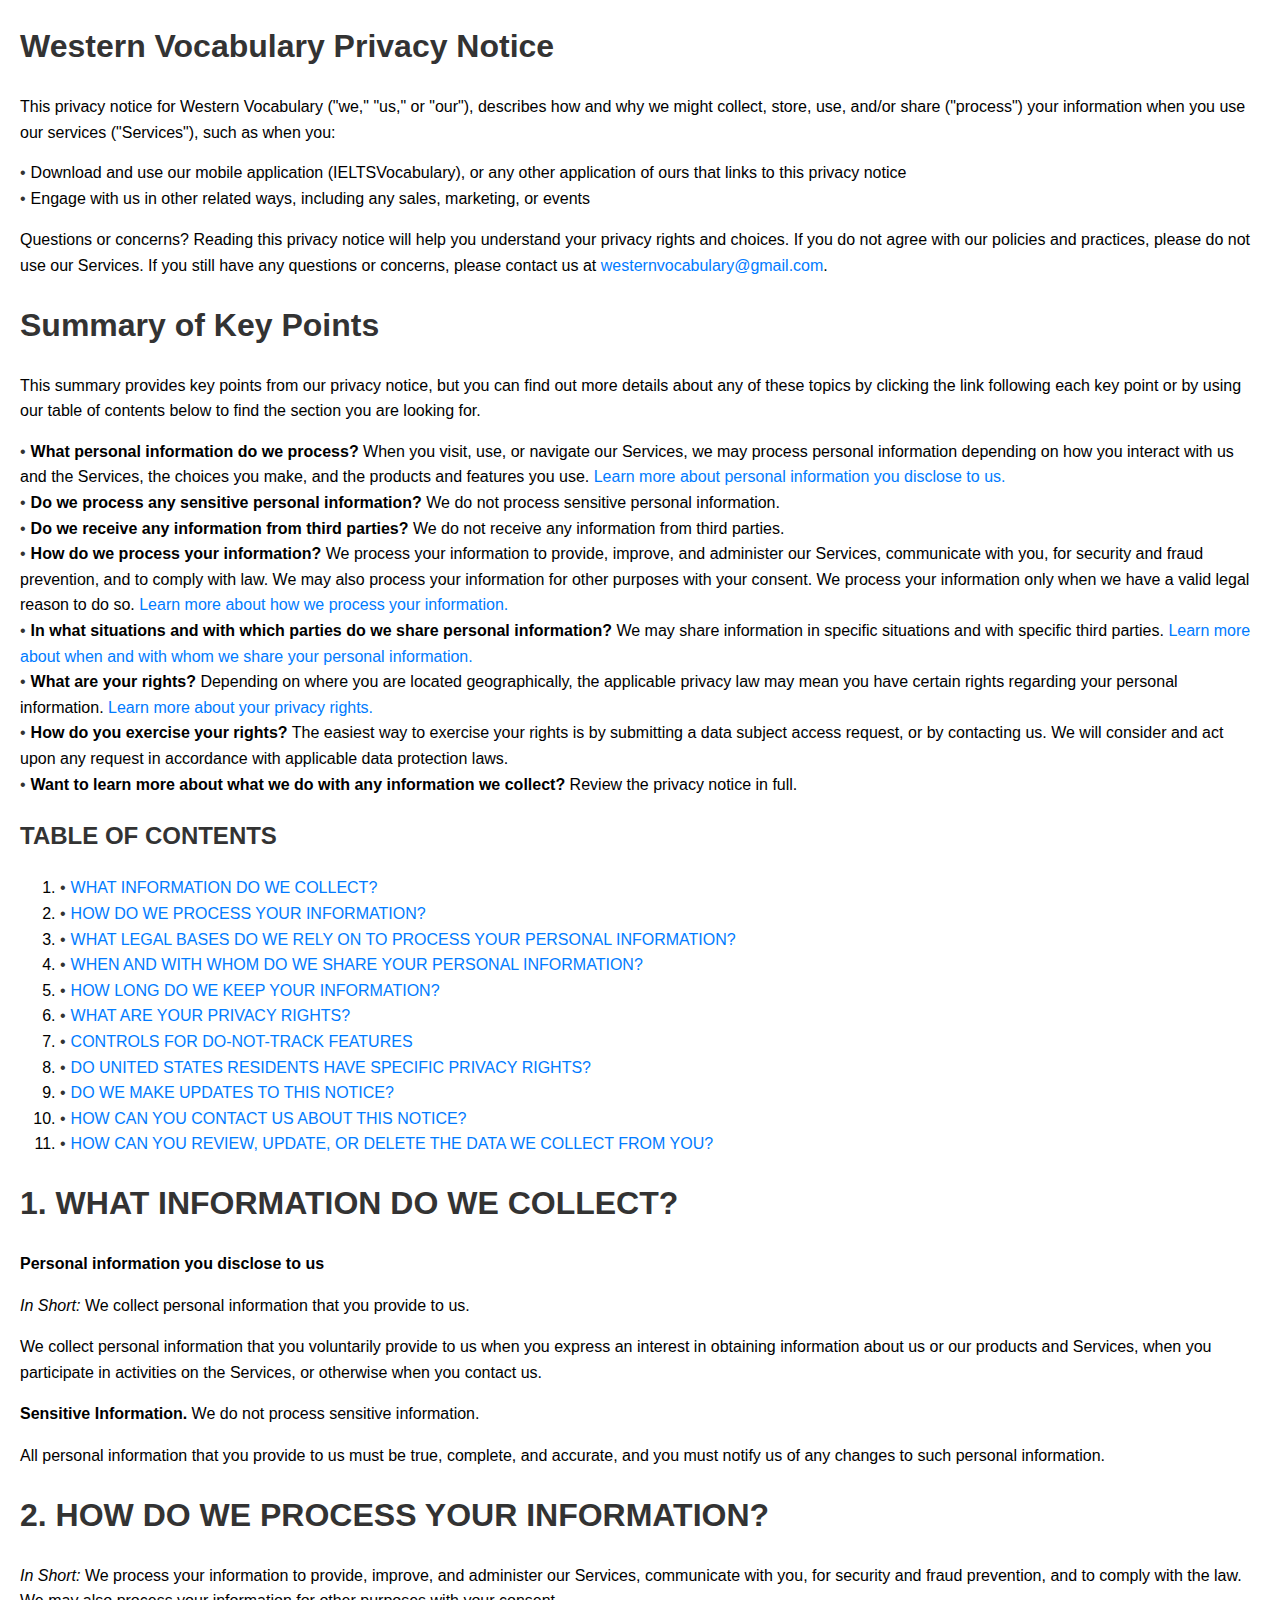
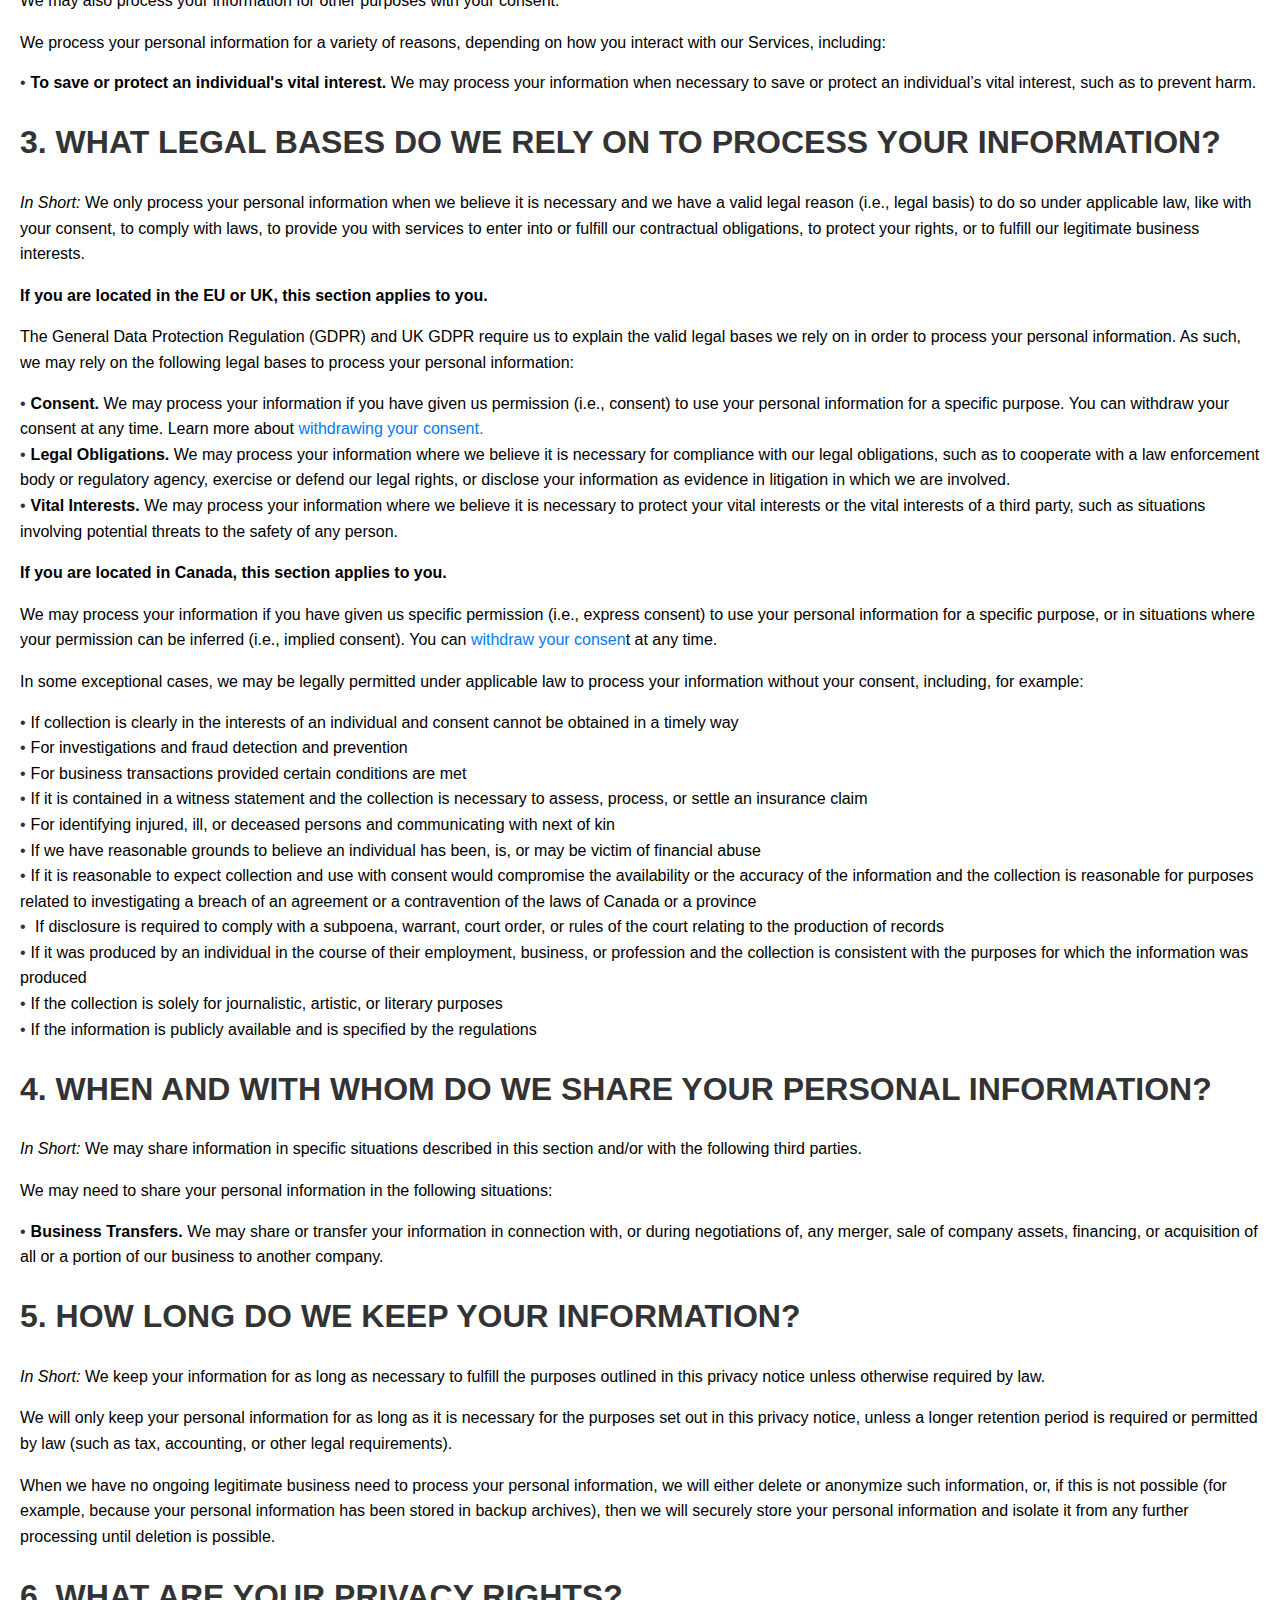
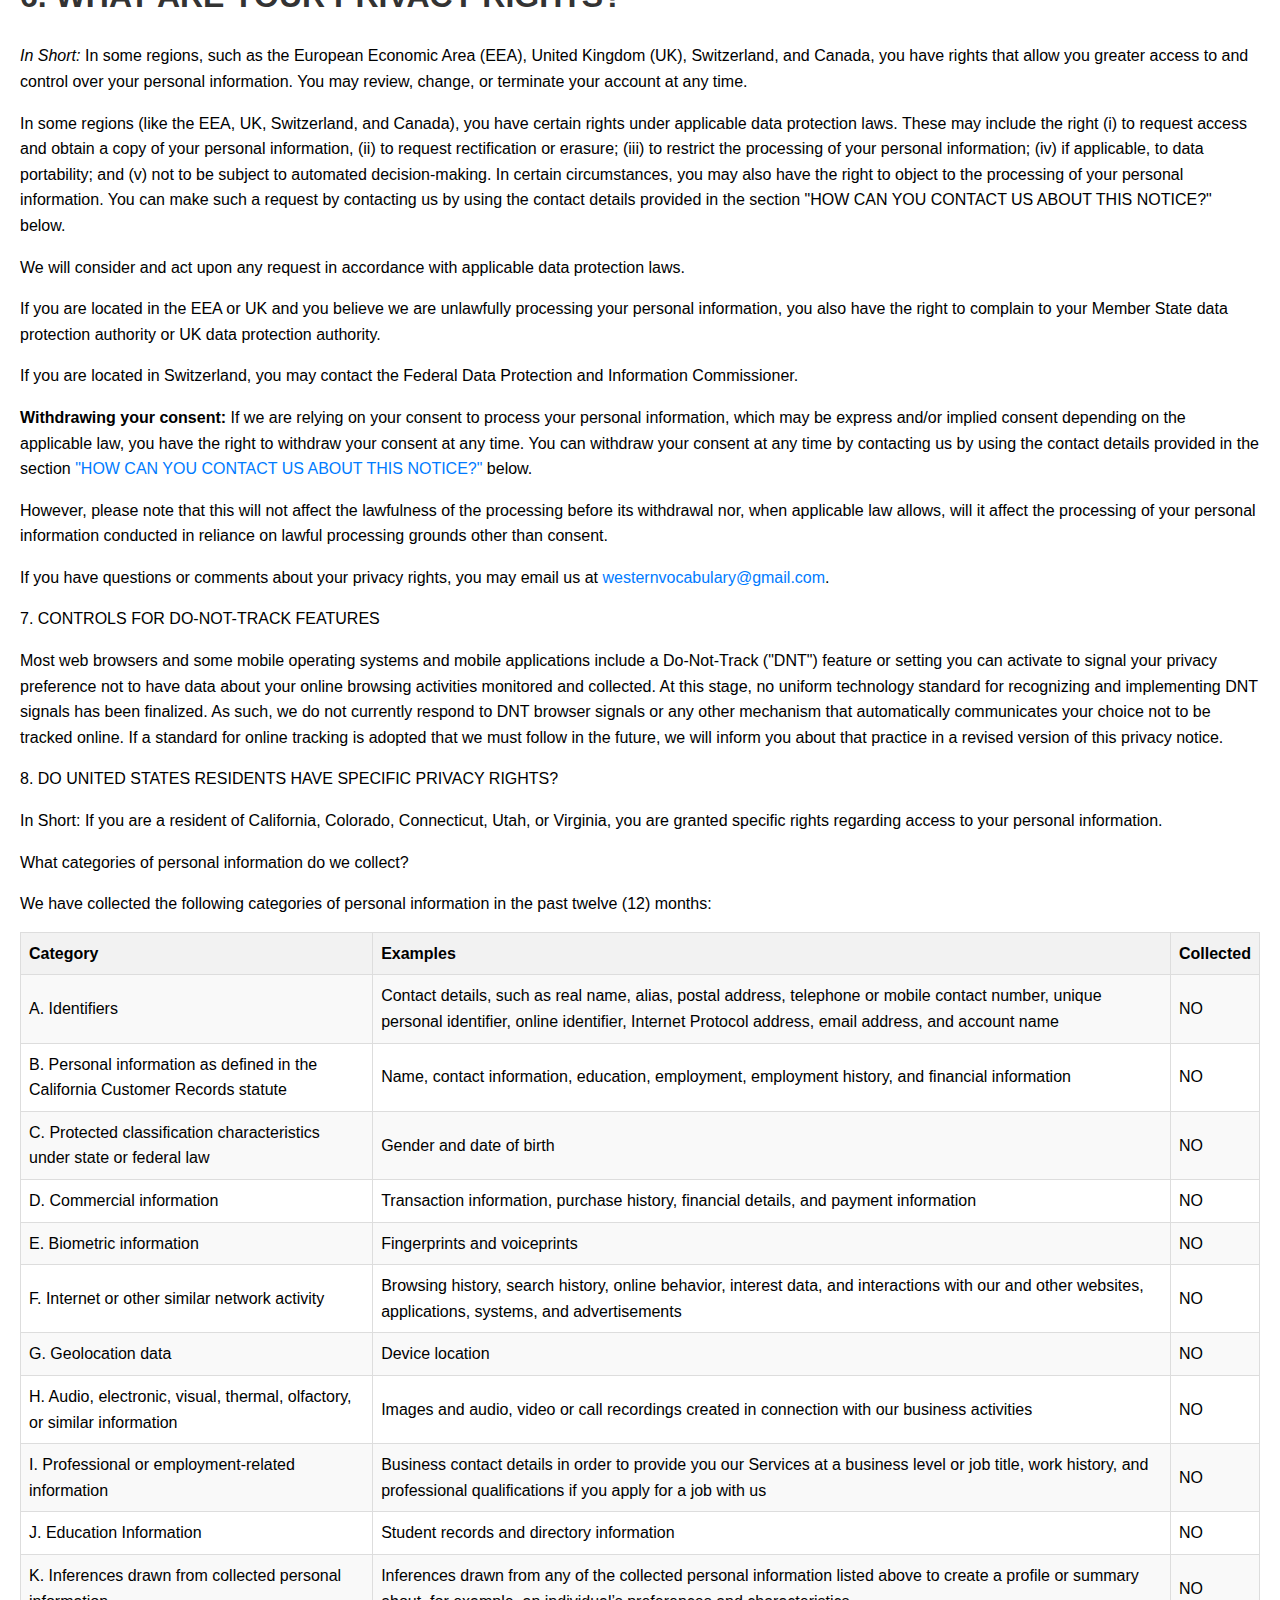
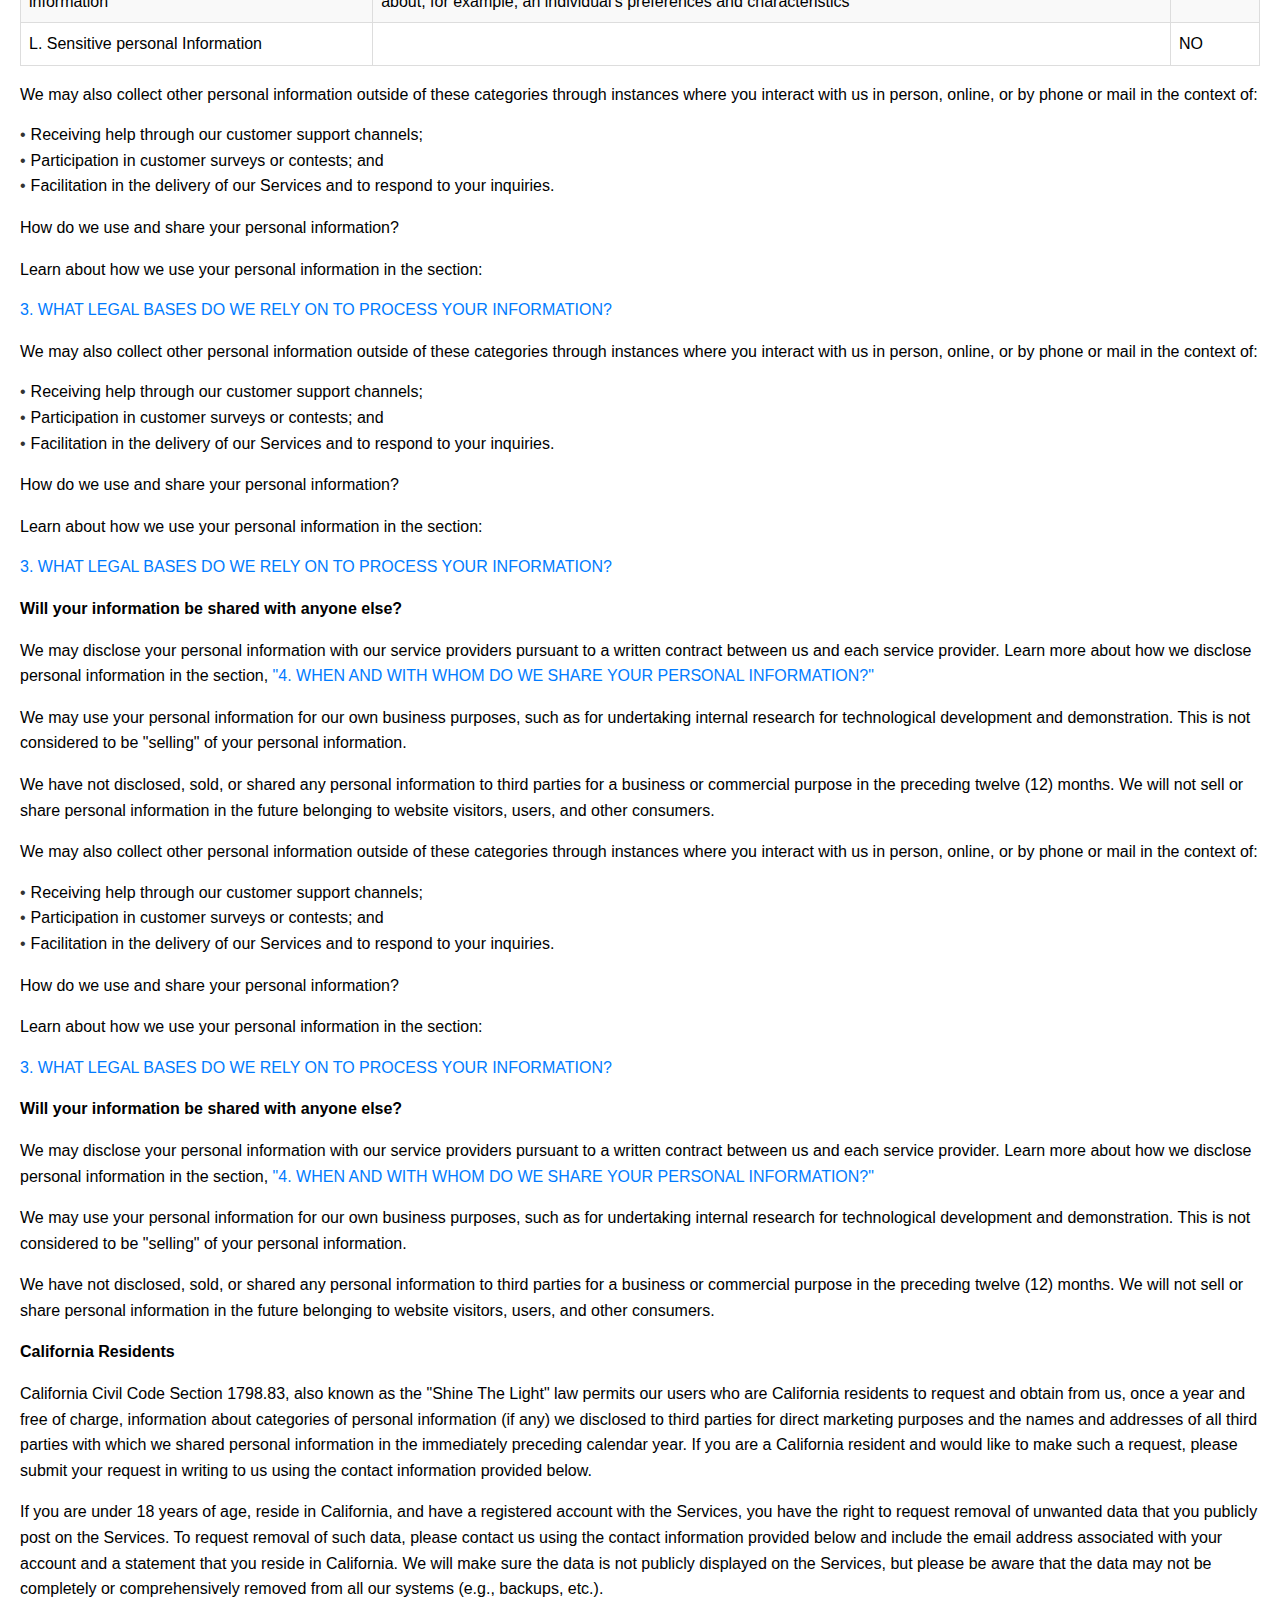
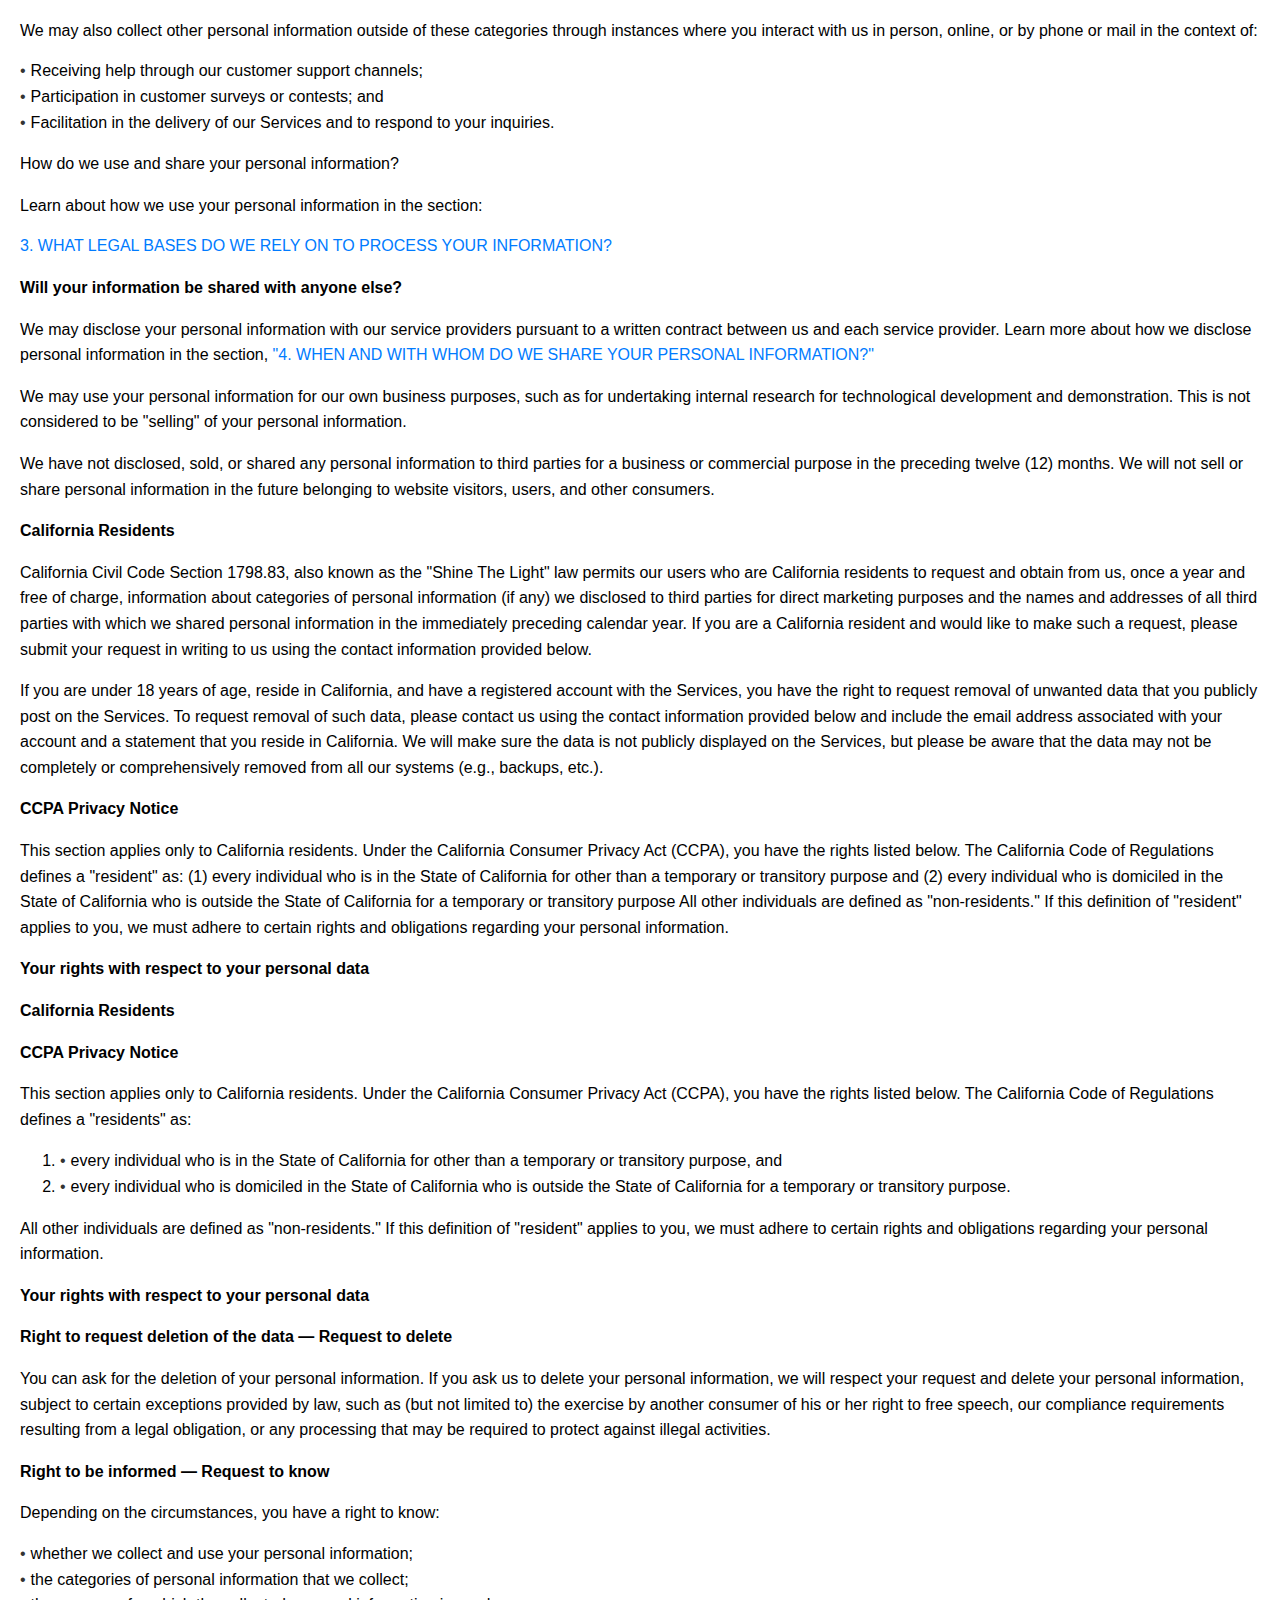
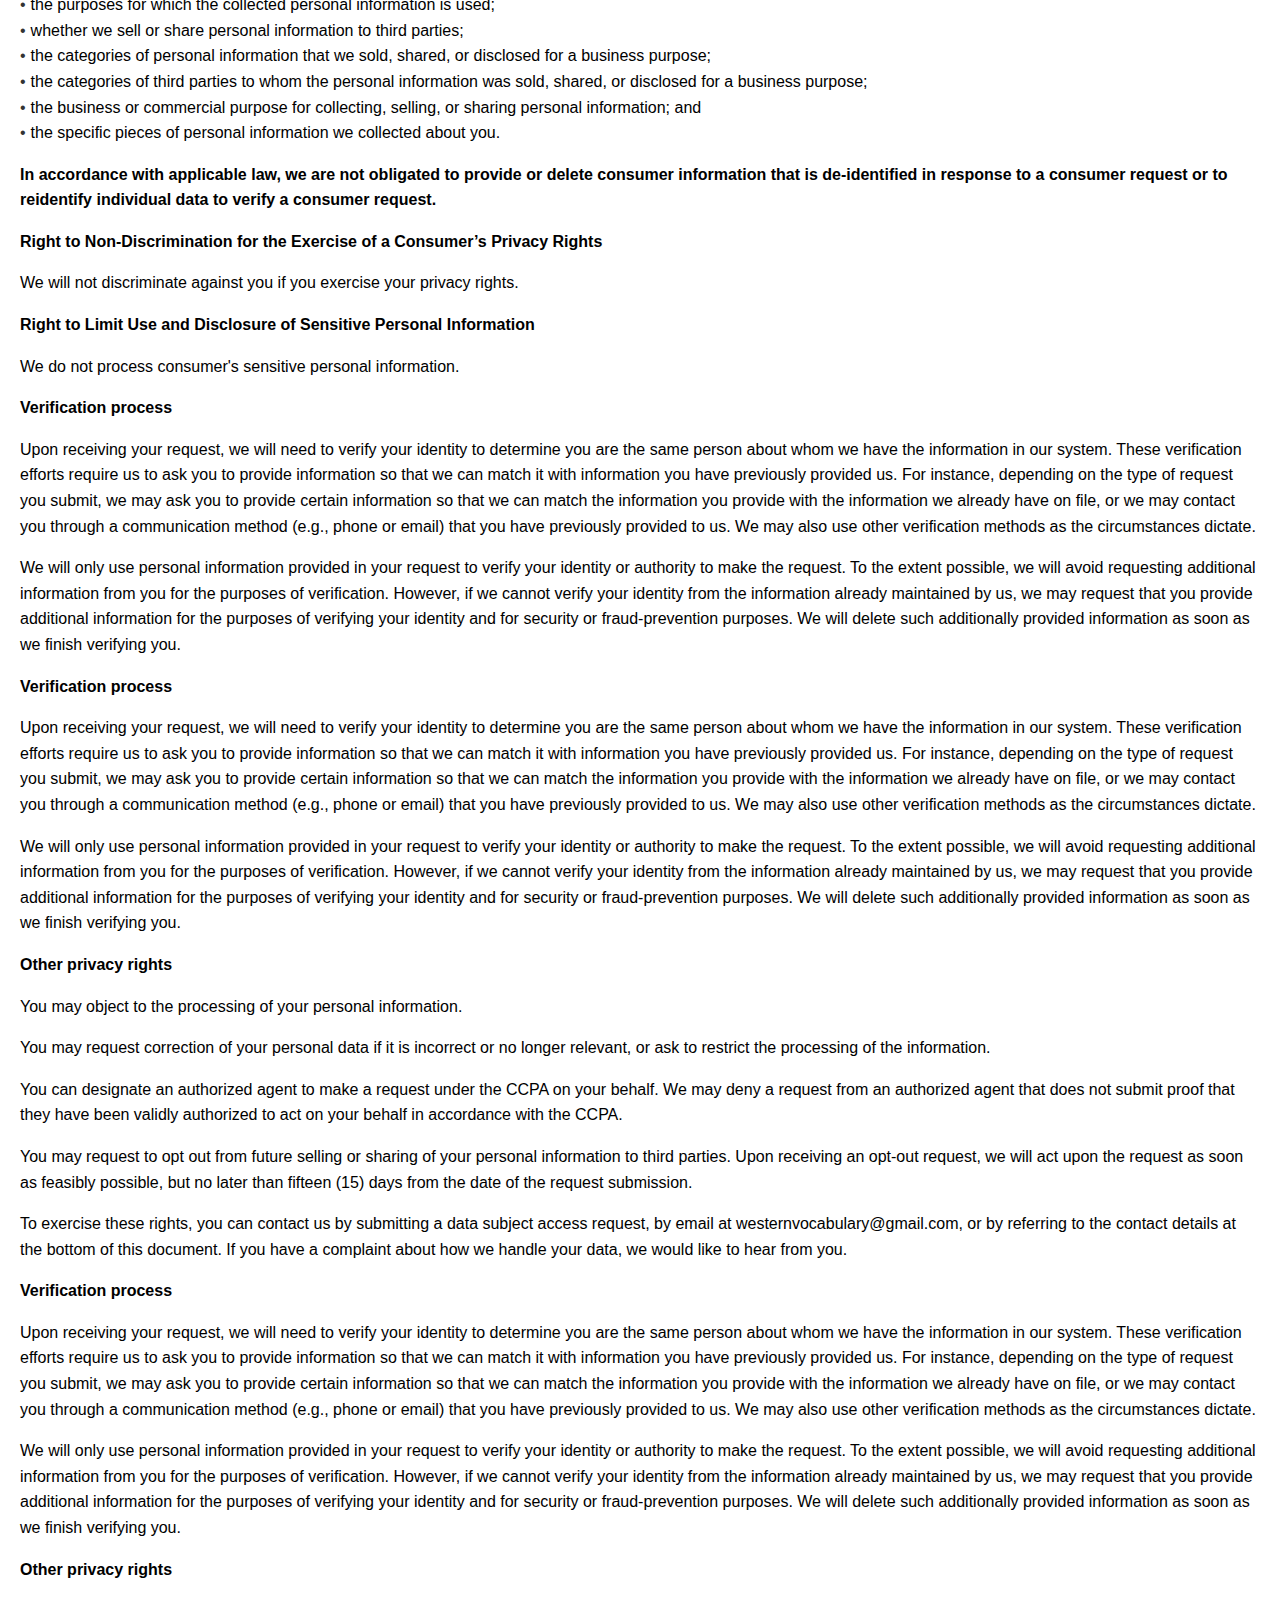
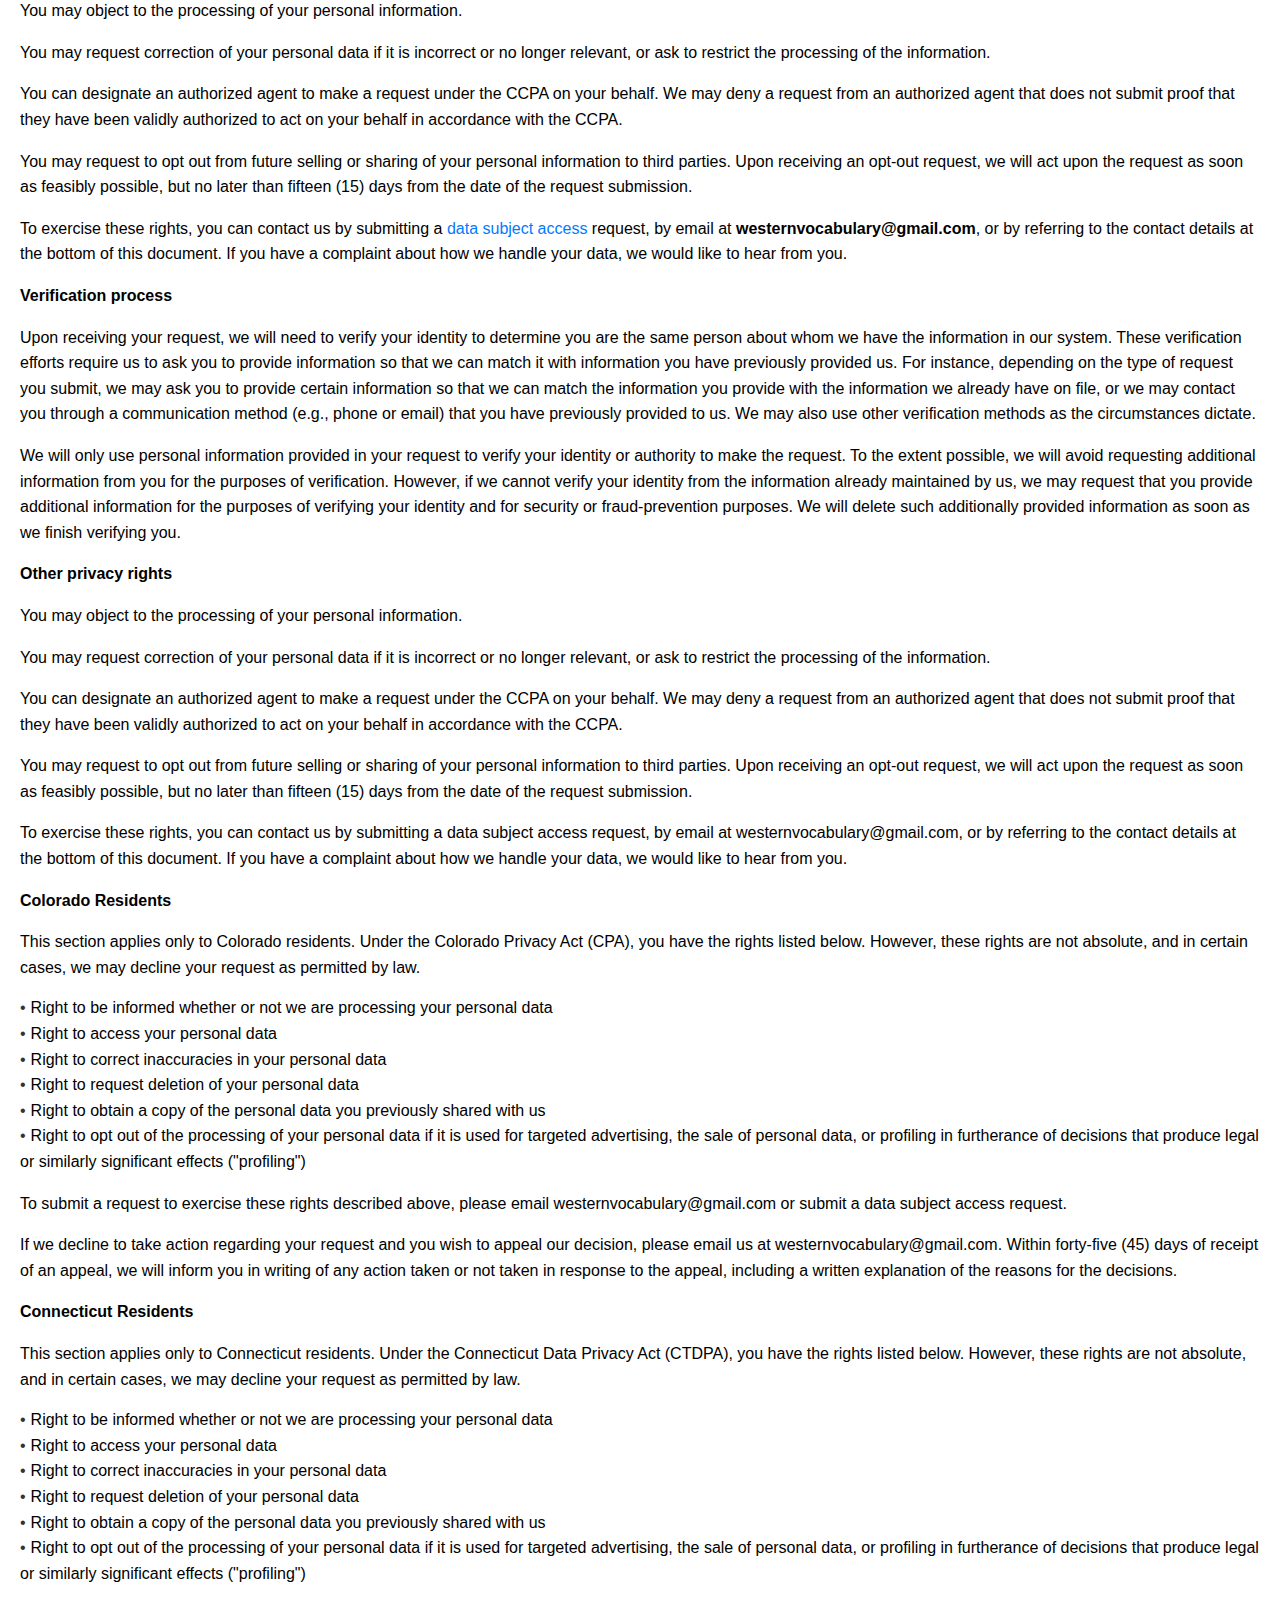
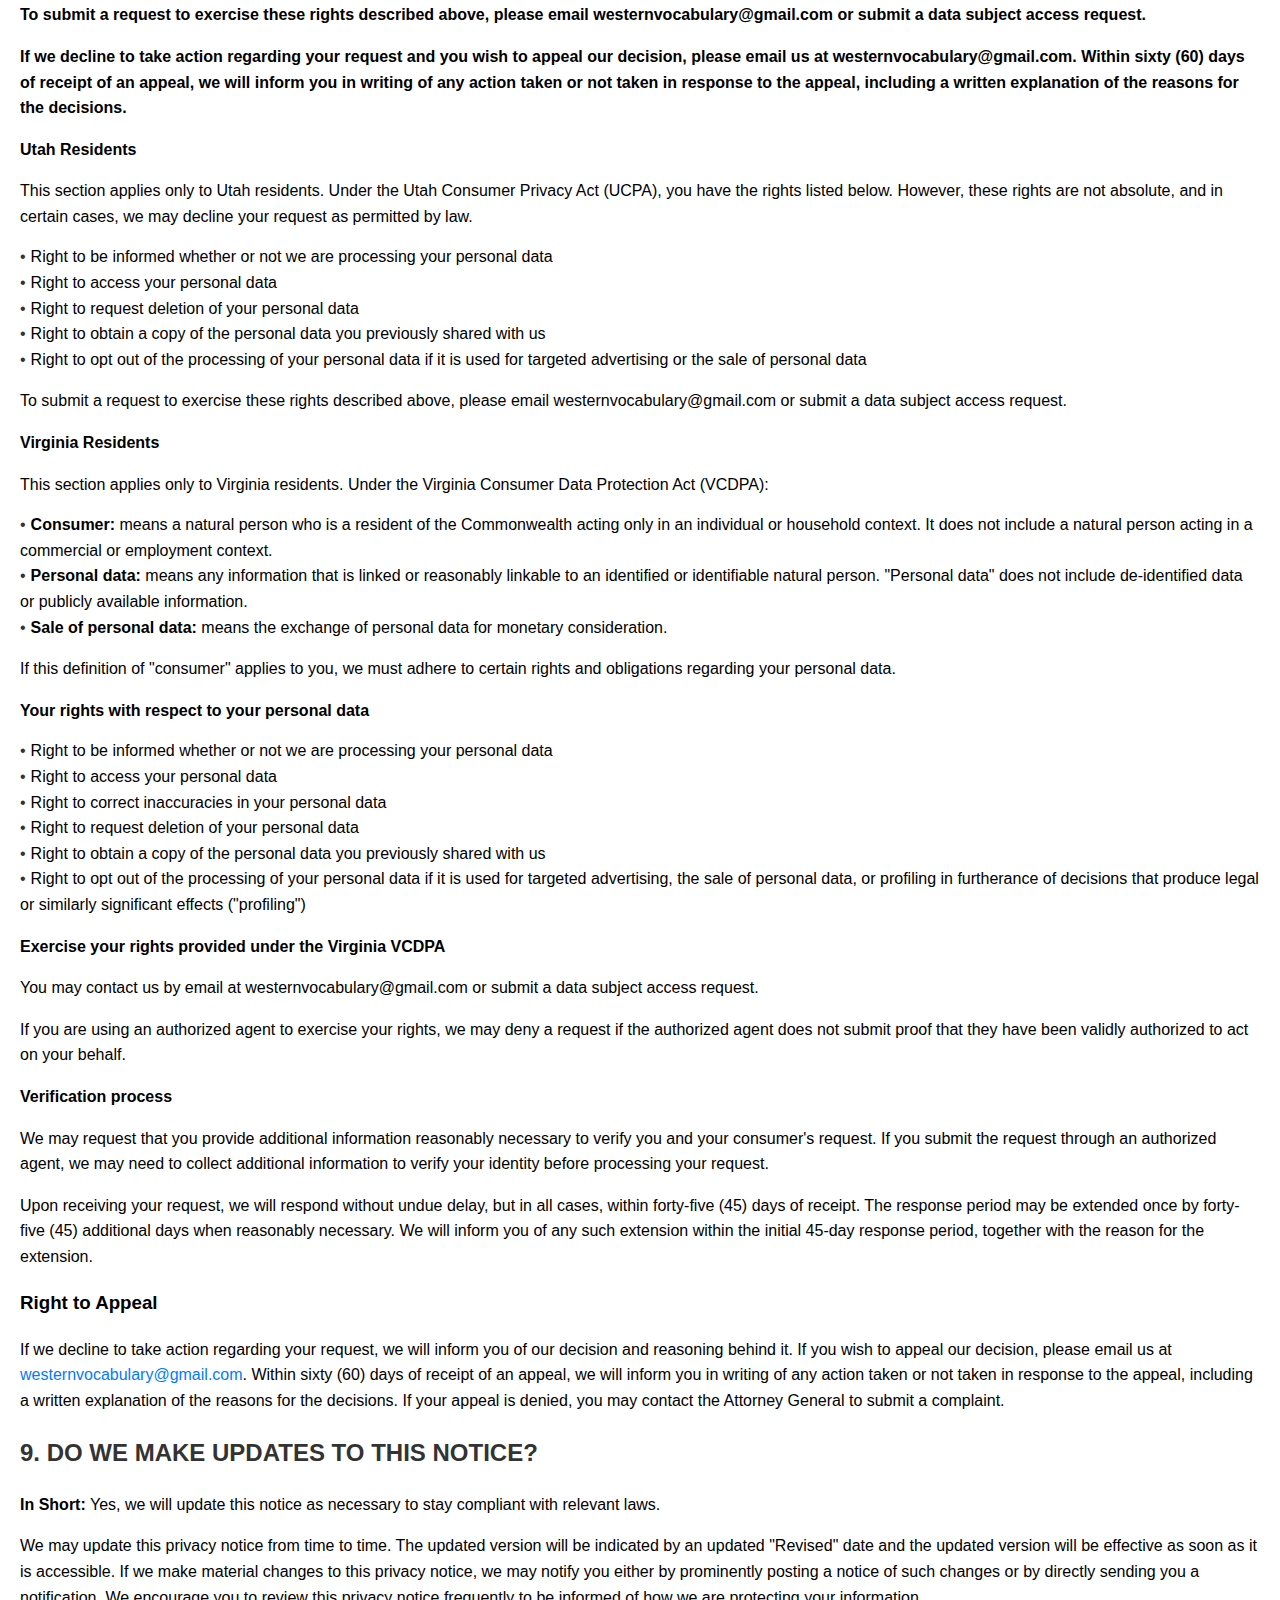
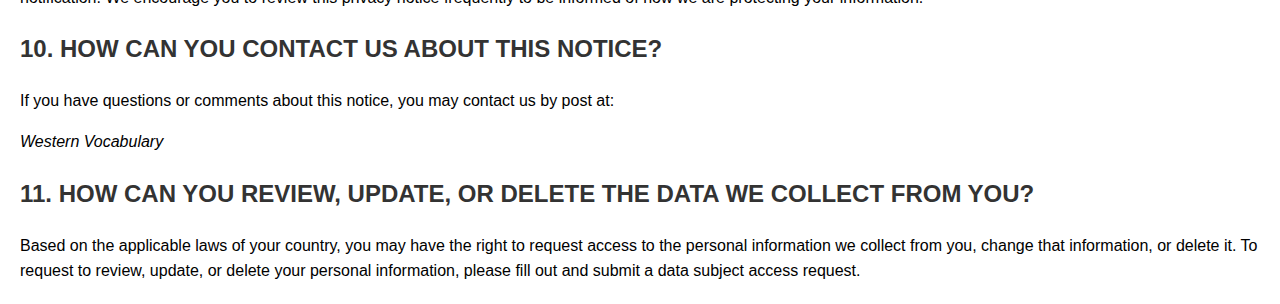
<file: privacy_ielts.html>
<!DOCTYPE html>
<html lang="en">

<head>
    <meta charset="UTF-8">
    <meta name="viewport" content="width=device-width, initial-scale=1.0">
    <title>Western Vocabulary Privacy Notice</title>
    <link rel="stylesheet" href="assets/css/privacy.css" />
</head>

<body>

    <h1>Western Vocabulary Privacy Notice</h1>

    <p>This privacy notice for Western Vocabulary ("we," "us," or "our"), describes how and why we might collect, store,
        use, and/or share ("process") your information when you use our services ("Services"), such as when you:</p>

    <ul>
        <li>Download and use our mobile application (IELTSVocabulary), or any other application of ours that links
            to this privacy notice</li>
        <li>Engage with us in other related ways, including any sales, marketing, or events</li>
    </ul>

    <p>Questions or concerns? Reading this privacy notice will help you understand your privacy rights and choices.
        If you do not agree with our policies and practices, please do not use our Services. If you still have any
        questions or concerns, please contact us at <a href="mailto:westernvocabulary@gmail.com">westernvocabulary@gmail.com</a>.</p>
        <h1>Summary of Key Points</h1>

        <p>This summary provides key points from our privacy notice, but you can find out more details about any of these
            topics by clicking the link following each key point or by using our table of contents below to find the
            section you are looking for.</p>
    
        <ul>
            <li><strong>What personal information do we process?</strong> When you visit, use, or navigate our Services,
                we may process personal information depending on how you interact with us and the Services, the choices
                you make, and the products and features you use. <a href="#">Learn more about personal information you
                    disclose to us.</a></li>
            <li><strong>Do we process any sensitive personal information?</strong> We do not process sensitive personal
                information.</li>
            <li><strong>Do we receive any information from third parties?</strong> We do not receive any information from
                third parties.</li>
            <li><strong>How do we process your information?</strong> We process your information to provide, improve, and
                administer our Services, communicate with you, for security and fraud prevention, and to comply with law.
                We may also process your information for other purposes with your consent. We process your information
                only when we have a valid legal reason to do so. <a href="#">Learn more about how we process your
                    information.</a></li>
            <li><strong>In what situations and with which parties do we share personal information?</strong> We may share
                information in specific situations and with specific third parties. <a href="#">Learn more about when and
                    with whom we share your personal information.</a></li>
            <li><strong>What are your rights?</strong> Depending on where you are located geographically, the applicable
                privacy law may mean you have certain rights regarding your personal information. <a href="#">Learn more
                    about your privacy rights.</a></li>
            <li><strong>How do you exercise your rights?</strong> The easiest way to exercise your rights is by submitting
                a data subject access request, or by contacting us. We will consider and act upon any request in
                accordance with applicable data protection laws.</li>
            <li><strong>Want to learn more about what we do with any information we collect?</strong> Review the privacy
                notice in full.</li>
        </ul>

        <h2>TABLE OF CONTENTS</h2>

  <ol>
    <li><a href="#section1">WHAT INFORMATION DO WE COLLECT?</a></li>
    <li><a href="#section2">HOW DO WE PROCESS YOUR INFORMATION?</a></li>
    <li><a href="#section3">WHAT LEGAL BASES DO WE RELY ON TO PROCESS YOUR PERSONAL INFORMATION?</a></li>
    <li><a href="#section4">WHEN AND WITH WHOM DO WE SHARE YOUR PERSONAL INFORMATION?</a></li>
    <li><a href="#section5">HOW LONG DO WE KEEP YOUR INFORMATION?</a></li>
    <li><a href="#section6">WHAT ARE YOUR PRIVACY RIGHTS?</a></li>
    <li><a href="#section7">CONTROLS FOR DO-NOT-TRACK FEATURES</a></li>
    <li><a href="#section8">DO UNITED STATES RESIDENTS HAVE SPECIFIC PRIVACY RIGHTS?</a></li>
    <li><a href="#section9">DO WE MAKE UPDATES TO THIS NOTICE?</a></li>
    <li><a href="#section10">HOW CAN YOU CONTACT US ABOUT THIS NOTICE?</a></li>
    <li><a href="#section11">HOW CAN YOU REVIEW, UPDATE, OR DELETE THE DATA WE COLLECT FROM YOU?</a></li>
  </ol>

  <!-- Placeholder for section content -->
  <div id="section1">
    <h1>1. WHAT INFORMATION DO WE COLLECT?</h1>

    <p><strong>Personal information you disclose to us</strong></p>
    <p><em>In Short:</em> We collect personal information that you provide to us.</p>
  
    <p>We collect personal information that you voluntarily provide to us when you express an interest in obtaining
      information about us or our products and Services, when you participate in activities on the Services, or
      otherwise when you contact us.</p>
  
    <p><strong>Sensitive Information.</strong> We do not process sensitive information.</p>
  
    <p>All personal information that you provide to us must be true, complete, and accurate, and you must notify us
      of any changes to such personal information.</p>
  </div>
  <div id="section2">
    <h1>2. HOW DO WE PROCESS YOUR INFORMATION?</h1>

    <p><em>In Short:</em> We process your information to provide, improve, and administer our Services, communicate
      with you, for security and fraud prevention, and to comply with the law. We may also process your information
      for other purposes with your consent.</p>
  
    <p>We process your personal information for a variety of reasons, depending on how you interact with our Services,
      including:</p>
  
    <ul>
      <li><strong>To save or protect an individual's vital interest.</strong> We may process your information when
        necessary to save or protect an individual’s vital interest, such as to prevent harm.</li>
    </ul>
  </div>
  <div id="section3">
    <h1>3. WHAT LEGAL BASES DO WE RELY ON TO PROCESS YOUR INFORMATION?</h1>

    <p><em>In Short:</em> We only process your personal information when we believe it is necessary and we have a valid
      legal reason (i.e., legal basis) to do so under applicable law, like with your consent, to comply with laws, to
      provide you with services to enter into or fulfill our contractual obligations, to protect your rights, or to
      fulfill our legitimate business interests.</p>
  
    <p><strong>If you are located in the EU or UK, this section applies to you.</strong></p>
  
    <p>The General Data Protection Regulation (GDPR) and UK GDPR require us to explain the valid legal bases we rely on in
      order to process your personal information. As such, we may rely on the following legal bases to process your
      personal information:</p>
  
    <ul>
      <li><strong>Consent.</strong> We may process your information if you have given us permission (i.e., consent) to use
        your personal information for a specific purpose. You can withdraw your consent at any time. Learn more about
        <a href="#">withdrawing your consent.</a> </li>
      <li><strong>Legal Obligations.</strong> We may process your information where we believe it is necessary for compliance
        with our legal obligations, such as to cooperate with a law enforcement body or regulatory agency, exercise or
        defend our legal rights, or disclose your information as evidence in litigation in which we are involved.</li>
      <li><strong>Vital Interests.</strong> We may process your information where we believe it is necessary to protect your
        vital interests or the vital interests of a third party, such as situations involving potential threats to the
        safety of any person.</li>
    </ul>
  
    <p><strong>If you are located in Canada, this section applies to you.</strong></p>
  
    <p>We may process your information if you have given us specific permission (i.e., express consent) to use your
      personal information for a specific purpose, or in situations where your permission can be inferred (i.e., implied
      consent). You can <a href="">withdraw your consen</a>t at any time.</p>
  
    <p>In some exceptional cases, we may be legally permitted under applicable law to process your information without
      your consent, including, for example:</p>
  
    <ul>
      <li>If collection is clearly in the interests of an individual and consent cannot be obtained in a timely way</li>
      <li>For investigations and fraud detection and prevention</li>
      <li>For business transactions provided certain conditions are met</li>
      <li>If it is contained in a witness statement and the collection is necessary to assess, process, or settle an insurance claim</li>
      <li>For identifying injured, ill, or deceased persons and communicating with next   of kin</li>
      <li>If we have reasonable grounds to believe an individual has been, is, or may be   victim of financial abuse</li>
      <li>If it is reasonable to expect collection and use with consent would compromise    the availability or the accuracy of the information and the collection is
        reasonable for purposes related to investigating a breach of an agreement or a         contravention of the laws of Canada or a province</li>
      <li>        If disclosure is required to comply with a subpoena, warrant, court order, or
        rules of the court relating to the production of records</li>
      <li>If it was produced by an individual in the course of their employment, business,
        or profession and the collection is consistent with the purposes for which the
        information was produced</li>
      <li>If the collection is solely for journalistic, artistic, or literary purposes</li>
      <li>If the information is publicly available and is specified by the regulations</li>      
    </ul>  

  </div>
  <div id="section4">
    <h1>4. WHEN AND WITH WHOM DO WE SHARE YOUR PERSONAL INFORMATION?</h1>

    <p><em>In Short:</em> We may share information in specific situations described in this section and/or with the
      following third parties.</p>
  
    <p>We may need to share your personal information in the following situations:</p>
  
    <ul>
      <li><strong>Business Transfers.</strong> We may share or transfer your information in connection with, or during
        negotiations of, any merger, sale of company assets, financing, or acquisition of all or a portion of our
        business to another company.</li>
      <!-- Add more list items as needed -->
    </ul>

  </div>
  <div id="section5">
    <h1>5. HOW LONG DO WE KEEP YOUR INFORMATION?</h1>

    <p><em>In Short:</em> We keep your information for as long as necessary to fulfill the purposes outlined in this
      privacy notice unless otherwise required by law.</p>
  
    <p>We will only keep your personal information for as long as it is necessary for the purposes set out in this
      privacy notice, unless a longer retention period is required or permitted by law (such as tax, accounting, or
      other legal requirements).</p>
  
    <p>When we have no ongoing legitimate business need to process your personal information, we will either delete or
      anonymize such information, or, if this is not possible (for example, because your personal information has been
      stored in backup archives), then we will securely store your personal information and isolate it from any further
      processing until deletion is possible.</p>
  </div>
  <div id="section6">
    <h1>6. WHAT ARE YOUR PRIVACY RIGHTS?</h1>

    <p><em>In Short:</em> In some regions, such as the European Economic Area (EEA), United Kingdom (UK), Switzerland,
      and Canada, you have rights that allow you greater access to and control over your personal information. You may
      review, change, or terminate your account at any time.</p>
  
    <p>In some regions (like the EEA, UK, Switzerland, and Canada), you have certain rights under applicable data
      protection laws. These may include the right (i) to request access and obtain a copy of your personal information,
      (ii) to request rectification or erasure; (iii) to restrict the processing of your personal information; (iv) if
      applicable, to data portability; and (v) not to be subject to automated decision-making. In certain circumstances,
      you may also have the right to object to the processing of your personal information. You can make such a request by
      contacting us by using the contact details provided in the section "HOW CAN YOU CONTACT US ABOUT THIS NOTICE?" below.
    </p>
    <p>We will consider and act upon any request in accordance with applicable data protection laws.</p>

  <p>If you are located in the EEA or UK and you believe we are unlawfully processing your personal information, you also
    have the right to complain to your Member State data protection authority or UK data protection authority.</p>

  <p>If you are located in Switzerland, you may contact the Federal Data Protection and Information Commissioner.</p>

  <p><strong>Withdrawing your consent:</strong> If we are relying on your consent to process your personal information,
    which may be express and/or implied consent depending on the applicable law, you have the right to withdraw your
    consent at any time. You can withdraw your consent at any time by contacting us by using the contact details 
    provided in the section <a>"HOW CAN YOU CONTACT US ABOUT THIS NOTICE?"</a> 
    below.</p>
    <p>However, please note that this will not affect the lawfulness of the processing before its withdrawal nor, when
        applicable law allows, will it affect the processing of your personal information conducted in reliance on lawful
        processing grounds other than consent.</p>
    
      <p>If you have questions or comments about your privacy rights, you may email us at <a href="mailto:westernvocabulary@gmail.com">
          westernvocabulary@gmail.com</a>.</p>
  </div>
  <div id="section7">

  <p>7. CONTROLS FOR DO-NOT-TRACK FEATURES</p>

  <p>Most web browsers and some mobile operating systems and mobile applications include a Do-Not-Track ("DNT")
    feature or setting you can activate to signal your privacy preference not to have data about your online browsing
    activities monitored and collected. At this stage, no uniform technology standard for recognizing and implementing
    DNT signals has been finalized. As such, we do not currently respond to DNT browser signals or any other mechanism
    that automatically communicates your choice not to be tracked online. If a standard for online tracking is adopted
    that we must follow in the future, we will inform you about that practice in a revised version of this privacy
    notice.</p>
  </div>
  <div id="section8">
    <p>8. DO UNITED STATES RESIDENTS HAVE SPECIFIC PRIVACY RIGHTS?</p>

    <p>In Short: If you are a resident of California, Colorado, Connecticut, Utah, or Virginia, you are granted specific
      rights regarding access to your personal information.</p>
  
    <p>What categories of personal information do we collect?</p>
  
    <p>We have collected the following categories of personal information in the past twelve (12) months:</p>
    <table border="1">
        <tr>
          <th>Category</th>
          <th>Examples</th>
          <th>Collected</th>
        </tr>
        <tr>
            <td>A. Identifiers</td>
            <td>Contact details, such as real name, alias, postal address, telephone or mobile contact number, unique personal
              identifier, online identifier, Internet Protocol address, email address, and account name</td>
            <td>NO</td>
          </tr>
          <tr>
            <td>B. Personal information as defined in the California Customer Records statute</td>
            <td>Name, contact information, education, employment, employment history, and financial information</td>
            <td>NO</td>
          </tr>
          <tr>
            <td>C. Protected classification characteristics under state or federal law</td>
            <td>Gender and date of birth</td>
            <td>NO</td>
          </tr>
          <tr>
            <td>D. Commercial information</td>
            <td>Transaction information, purchase history, financial details, and payment information</td>
            <td>NO</td>
          </tr>
          <tr>
            <td>E. Biometric information</td>
            <td>Fingerprints and voiceprints</td>
            <td>NO</td>
          </tr>
          <tr>
            <td>F. Internet or other similar network activity</td>
            <td>Browsing history, search history, online behavior, interest data, and interactions with our and other websites,
              applications, systems, and advertisements</td>
            <td>NO</td>
          </tr>
          <tr>
            <td>G. Geolocation data</td>
            <td>Device location</td>
            <td>NO</td>
          </tr>
          <tr>
            <td>H. Audio, electronic, visual, thermal, olfactory, or similar information</td>
            <td>Images and audio, video or call recordings created in connection with our business activities</td>
            <td>NO</td>
          </tr>
          <tr>
            <td>I. Professional or employment-related information</td>
            <td>Business contact details in order to provide you our Services at a business level or job title, work history, and
              professional qualifications if you apply for a job with us</td>
            <td>NO</td>
          </tr>
          <tr>
            <td>J. Education Information</td>
            <td>Student records and directory information</td>
            <td>NO</td>
          </tr>
          <tr>
            <td>K. Inferences drawn from collected personal information</td>
            <td>Inferences drawn from any of the collected personal information listed above to create a profile or summary
              about, for example, an individual’s preferences and characteristics</td>
            <td>NO</td>
          </tr>
          <tr>
            <td>L. Sensitive personal Information</td>
            <td></td>
            <td>NO</td>
          </tr>
      </table>
      <p>We may also collect other personal information outside of these categories through instances where you interact with
        us in person, online, or by phone or mail in the context of:</p>
    
      <ul>
        <li>Receiving help through our customer support channels;</li>
        <li>Participation in customer surveys or contests; and</li>
        <li>Facilitation in the delivery of our Services and to respond to your inquiries.</li>
      </ul>
    
      <p>How do we use and share your personal information?</p>
      <p>Learn about how we use your personal information in the section:</p>
      <a href="#section3">3. WHAT LEGAL BASES DO WE RELY ON TO PROCESS YOUR INFORMATION?</a>
      <p>We may also collect other personal information outside of these categories through instances where you interact with
        us in person, online, or by phone or mail in the context of:</p>
    
      <ul>
        <li>Receiving help through our customer support channels;</li>
        <li>Participation in customer surveys or contests; and</li>
        <li>Facilitation in the delivery of our Services and to respond to your inquiries.</li>
      </ul>
    
      <p>How do we use and share your personal information?</p>
      <p>Learn about how we use your personal information in the section:</p>
      <a href="#section3">3. WHAT LEGAL BASES DO WE RELY ON TO PROCESS YOUR INFORMATION?</a>
    
      <p><strong>Will your information be shared with anyone else?</strong></p>
      <p>We may disclose your personal information with our service providers pursuant to a written contract between us and each service provider. Learn more about how we disclose personal information in the section,
        <a href="#section4">"4. WHEN AND WITH WHOM DO WE SHARE YOUR PERSONAL INFORMATION?"</a></p>
    
      <p>We may use your personal information for our own business purposes, such as for undertaking internal research for technological development and demonstration. This is not considered to be "selling" of your personal information.</p>
      <p>We have not disclosed, sold, or shared any personal information to third parties for a business or commercial purpose in the preceding twelve (12) months. We will not sell or share personal information in the future belonging to website visitors, users, and other consumers.</p>
      <p>We may also collect other personal information outside of these categories through instances where you interact with
        us in person, online, or by phone or mail in the context of:</p>
    
      <ul>
        <li>Receiving help through our customer support channels;</li>
        <li>Participation in customer surveys or contests; and</li>
        <li>Facilitation in the delivery of our Services and to respond to your inquiries.</li>
      </ul>
    
      <p>How do we use and share your personal information?</p>
      <p>Learn about how we use your personal information in the section:</p>
      <a href="#section3">3. WHAT LEGAL BASES DO WE RELY ON TO PROCESS YOUR INFORMATION?</a>
    
      <p><strong>Will your information be shared with anyone else?</strong></p>
      <p>We may disclose your personal information with our service providers pursuant to a written contract between us and each service provider. Learn more about how we disclose personal information in the section,
        <a href="#section4">"4. WHEN AND WITH WHOM DO WE SHARE YOUR PERSONAL INFORMATION?"</a></p>
    
      <p>We may use your personal information for our own business purposes, such as for undertaking internal research for technological development and demonstration. This is not considered to be "selling" of your personal information.</p>
      <p>We have not disclosed, sold, or shared any personal information to third parties for a business or commercial purpose in the preceding twelve (12) months. We will not sell or share personal information in the future belonging to website visitors, users, and other consumers.</p>
    
      <p><strong>California Residents</strong></p>
      <p>California Civil Code Section 1798.83, also known as the "Shine The Light" law permits our users who are California residents to request and obtain from us, once a year and free of charge, information about categories of personal information (if any) we disclosed to third parties for direct marketing purposes and the names and addresses of all third parties with which we shared personal information in the immediately preceding calendar year. If you are a California resident and would like to make such a request, please submit your request in writing to us using the contact information provided below.</p>
      <p>If you are under 18 years of age, reside in California, and have a registered account with the Services, you have the right to request removal of unwanted data that you publicly post on the Services. To request removal of such data, please contact us using the contact information provided below and include the email address associated with your account and a statement that you reside in California. We will make sure the data is not publicly displayed on the Services, but please be aware that the data may not be completely or comprehensively removed from all our systems (e.g., backups, etc.).</p>
      <p>We may also collect other personal information outside of these categories through instances where you interact with
        us in person, online, or by phone or mail in the context of:</p>
    
      <ul>
        <li>Receiving help through our customer support channels;</li>
        <li>Participation in customer surveys or contests; and</li>
        <li>Facilitation in the delivery of our Services and to respond to your inquiries.</li>
      </ul>
    
      <p>How do we use and share your personal information?</p>
      <p>Learn about how we use your personal information in the section:</p>
      <a href="#section3">3. WHAT LEGAL BASES DO WE RELY ON TO PROCESS YOUR INFORMATION?</a>
    
      <p><strong>Will your information be shared with anyone else?</strong></p>
      <p>We may disclose your personal information with our service providers pursuant to a written contract between us and each service provider. Learn more about how we disclose personal information in the section,
        <a href="#section4">"4. WHEN AND WITH WHOM DO WE SHARE YOUR PERSONAL INFORMATION?"</a></p>
    
      <p>We may use your personal information for our own business purposes, such as for undertaking internal research for technological development and demonstration. This is not considered to be "selling" of your personal information.</p>
      <p>We have not disclosed, sold, or shared any personal information to third parties for a business or commercial purpose in the preceding twelve (12) months. We will not sell or share personal information in the future belonging to website visitors, users, and other consumers.</p>
    
      <p><strong>California Residents</strong></p>
      <p>California Civil Code Section 1798.83, also known as the "Shine The Light" law permits our users who are California residents to request and obtain from us, once a year and free of charge, information about categories of personal information (if any) we disclosed to third parties for direct marketing purposes and the names and addresses of all third parties with which we shared personal information in the immediately preceding calendar year. If you are a California resident and would like to make such a request, please submit your request in writing to us using the contact information provided below.</p>
      <p>If you are under 18 years of age, reside in California, and have a registered account with the Services, you have the right to request removal of unwanted data that you publicly post on the Services. To request removal of such data, please contact us using the contact information provided below and include the email address associated with your account and a statement that you reside in California. We will make sure the data is not publicly displayed on the Services, but please be aware that the data may not be completely or comprehensively removed from all our systems (e.g., backups, etc.).</p>
    
      <p><strong>CCPA Privacy Notice</strong></p>
      <p>This section applies only to California residents. Under the California Consumer Privacy Act (CCPA), you have the rights listed below.
        The California Code of Regulations defines a "resident" as:
        (1) every individual who is in the State of California for other than a temporary or transitory purpose and
        (2) every individual who is domiciled in the State of California who is outside the State of California for a temporary or transitory purpose
        All other individuals are defined as "non-residents."
        If this definition of "resident" applies to you, we must adhere to certain rights and obligations regarding your personal information.</p>
    
      <p><strong>Your rights with respect to your personal data</strong></p>
      <p><strong>California Residents</strong></p>
      <p><strong>CCPA Privacy Notice</strong></p>
      <p>This section applies only to California residents. Under the California Consumer Privacy Act (CCPA), you have the rights listed below. The California Code of Regulations defines a "residents" as:</p>
      <ol>
        <li>every individual who is in the State of California for other than a temporary or transitory purpose, and</li>
        <li>every individual who is domiciled in the State of California who is outside the State of California for a temporary or transitory purpose.</li>
      </ol>
      <p>All other individuals are defined as "non-residents." If this definition of "resident" applies to you, we must adhere to certain rights and obligations regarding your personal information.</p>
    
      <p><strong>Your rights with respect to your personal data</strong></p>
    
      <p><strong>Right to request deletion of the data — Request to delete</strong></p>
      <p>You can ask for the deletion of your personal information. If you ask us to delete your personal information, we will respect your request and delete your personal information, subject to certain exceptions provided by law, such as (but not limited to) the exercise by another consumer of his or her right to free speech, our compliance requirements resulting from a legal obligation, or any processing that may be required to protect against illegal activities.</p>
    
      <p><strong>Right to be informed — Request to know</strong></p>
      <p>Depending on the circumstances, you have a right to know:</p>
      <ul>
        <li>whether we collect and use your personal information;</li>
        <li>the categories of personal information that we collect;</li>
        <li>the purposes for which the collected personal information is used;</li>
        <li>whether we sell or share personal information to third parties;</li>
        <li>the categories of personal information that we sold, shared, or disclosed for a business purpose;</li>
        <li>the categories of third parties to whom the personal information was sold, shared, or disclosed for a business purpose;</li>
        <li>the business or commercial purpose for collecting, selling, or sharing personal information; and</li>
        <li>the specific pieces of personal information we collected about you.</li>
      </ul>
      <p><strong>In accordance with applicable law, we are not obligated to provide or delete consumer information that is de-identified in response to a consumer request or to reidentify individual data to verify a consumer request.</strong></p>

      <p><strong>Right to Non-Discrimination for the Exercise of a Consumer’s Privacy Rights</strong></p>
      <p>We will not discriminate against you if you exercise your privacy rights.</p>
    
      <p><strong>Right to Limit Use and Disclosure of Sensitive Personal Information</strong></p>
      <p>We do not process consumer's sensitive personal information.</p>
    
      <p><strong>Verification process</strong></p>
      <p>Upon receiving your request, we will need to verify your identity to determine you are the same person about whom we have the information in our system. These verification efforts require us to ask you to provide information so that we can match it with information you have previously provided us. For instance, depending on the type of request you submit, we may ask you to provide certain information so that we can match the information you provide with the information we already have on file, or we may contact you through a communication method (e.g., phone or email) that you have previously provided to us. We may also use other verification methods as the circumstances dictate.</p>
    
      <p>We will only use personal information provided in your request to verify your identity or authority to make the request. To the extent possible, we will avoid requesting additional information from you for the purposes of verification. However, if we cannot verify your identity from the information already maintained by us, we may request that you provide additional information for the purposes of verifying your identity and for security or fraud-prevention purposes. We will delete such additionally provided information as soon as we finish verifying you.</p>
     <p><strong>Verification process</strong></p>
  <p>Upon receiving your request, we will need to verify your identity to determine you are the same person about whom we have the information in our system. These verification efforts require us to ask you to provide information so that we can match it with information you have previously provided us. For instance, depending on the type of request you submit, we may ask you to provide certain information so that we can match the information you provide with the information we already have on file, or we may contact you through a communication method (e.g., phone or email) that you have previously provided to us. We may also use other verification methods as the circumstances dictate.</p>

  <p>We will only use personal information provided in your request to verify your identity or authority to make the request. To the extent possible, we will avoid requesting additional information from you for the purposes of verification. However, if we cannot verify your identity from the information already maintained by us, we may request that you provide additional information for the purposes of verifying your identity and for security or fraud-prevention purposes. We will delete such additionally provided information as soon as we finish verifying you.</p>

  <p><strong>Other privacy rights</strong></p>
  <p>You may object to the processing of your personal information.</p>
  <p>You may request correction of your personal data if it is incorrect or no longer relevant, or ask to restrict the processing of the information.</p>
  <p>You can designate an authorized agent to make a request under the CCPA on your behalf. We may deny a request from an authorized agent that does not submit proof that they have been validly authorized to act on your behalf in accordance with the CCPA.</p>
  <p>You may request to opt out from future selling or sharing of your personal information to third parties. Upon receiving an opt-out request, we will act upon the request as soon as feasibly possible, but no later than fifteen (15) days from the date of the request submission.</p>
  <p>To exercise these rights, you can contact us by submitting a data subject access request, by email at westernvocabulary@gmail.com, or by referring to the contact details at the bottom of this document. If you have a complaint about how we handle your data, we would like to hear from you.</p>
  <p><strong>Verification process</strong></p>
  <p>Upon receiving your request, we will need to verify your identity to determine you are the same person about whom we have the information in our system. These verification efforts require us to ask you to provide information so that we can match it with information you have previously provided us. For instance, depending on the type of request you submit, we may ask you to provide certain information so that we can match the information you provide with the information we already have on file, or we may contact you through a communication method (e.g., phone or email) that you have previously provided to us. We may also use other verification methods as the circumstances dictate.</p>

  <p>We will only use personal information provided in your request to verify your identity or authority to make the request. To the extent possible, we will avoid requesting additional information from you for the purposes of verification. However, if we cannot verify your identity from the information already maintained by us, we may request that you provide additional information for the purposes of verifying your identity and for security or fraud-prevention purposes. We will delete such additionally provided information as soon as we finish verifying you.</p>

  <p><strong>Other privacy rights</strong></p>
  <p>You may object to the processing of your personal information.</p>
  <p>You may request correction of your personal data if it is incorrect or no longer relevant, or ask to restrict the processing of the information.</p>
  <p>You can designate an authorized agent to make a request under the CCPA on your behalf. We may deny a request from an authorized agent that does not submit proof that they have been validly authorized to act on your behalf in accordance with the CCPA.</p>
  <p>You may request to opt out from future selling or sharing of your personal information to third parties. Upon receiving an opt-out request, we will act upon the request as soon as feasibly possible, but no later than fifteen (15) days from the date of the request submission.</p>
  <p>To exercise these rights, you can contact us by submitting a <a>data subject access</a> request, by email at <b>westernvocabulary@gmail.com</b>, or by referring to the contact details at the bottom of this document. If you have a complaint about how we handle your data, we would like to hear from you.</p>

  <p><strong>Verification process</strong></p>
  <p>Upon receiving your request, we will need to verify your identity to determine you are the same person about whom we have the information in our system. These verification efforts require us to ask you to provide information so that we can match it with information you have previously provided us. For instance, depending on the type of request you submit, we may ask you to provide certain information so that we can match the information you provide with the information we already have on file, or we may contact you through a communication method (e.g., phone or email) that you have previously provided to us. We may also use other verification methods as the circumstances dictate.</p>

  <p>We will only use personal information provided in your request to verify your identity or authority to make the request. To the extent possible, we will avoid requesting additional information from you for the purposes of verification. However, if we cannot verify your identity from the information already maintained by us, we may request that you provide additional information for the purposes of verifying your identity and for security or fraud-prevention purposes. We will delete such additionally provided information as soon as we finish verifying you.</p>

  <p><strong>Other privacy rights</strong></p>
  <p>You may object to the processing of your personal information.</p>
  <p>You may request correction of your personal data if it is incorrect or no longer relevant, or ask to restrict the processing of the information.</p>
  <p>You can designate an authorized agent to make a request under the CCPA on your behalf. We may deny a request from an authorized agent that does not submit proof that they have been validly authorized to act on your behalf in accordance with the CCPA.</p>
  <p>You may request to opt out from future selling or sharing of your personal information to third parties. Upon receiving an opt-out request, we will act upon the request as soon as feasibly possible, but no later than fifteen (15) days from the date of the request submission.</p>
  <p>To exercise these rights, you can contact us by submitting a data subject access request, by email at westernvocabulary@gmail.com, or by referring to the contact details at the bottom of this document. If you have a complaint about how we handle your data, we would like to hear from you.</p>

  <p><strong>Colorado Residents</strong></p>
  <p>This section applies only to Colorado residents. Under the Colorado Privacy Act (CPA), you have the rights listed below. However, these rights are not absolute, and in certain cases, we may decline your request as permitted by law.</p>
  <ul>
    <li>Right to be informed whether or not we are processing your personal data</li>
    <li>Right to access your personal data</li>
    <li>Right to correct inaccuracies in your personal data</li>
    <li>Right to request deletion of your personal data</li>
    <li>Right to obtain a copy of the personal data you previously shared with us</li>
    <li>Right to opt out of the processing of your personal data if it is used for targeted advertising, the sale of personal data, or profiling in furtherance of decisions that produce legal or similarly significant effects ("profiling")</li>
  </ul>
  <p>To submit a request to exercise these rights described above, please email westernvocabulary@gmail.com or submit a data subject access request.</p>
  <p>If we decline to take action regarding your request and you wish to appeal our decision, please email us at westernvocabulary@gmail.com. Within forty-five (45) days of receipt of an appeal, we will inform you in writing of any action taken or not taken in response to the appeal, including a written explanation of the reasons for the decisions.</p>

  <p><strong>Connecticut Residents</strong></p>
  <p>This section applies only to Connecticut residents. Under the Connecticut Data Privacy Act (CTDPA), you have the rights listed below. However, these rights are not absolute, and in certain cases, we may decline your request as permitted by law.</p>
  <ul>
    <li>Right to be informed whether or not we are processing your personal data</li>
    <li>Right to access your personal data</li>
    <li>Right to correct inaccuracies in your personal data</li>
    <li>Right to request deletion of your personal data</li>
    <li>Right to obtain a copy of the personal data you previously shared with us</li>
    <li>Right to opt out of the processing of your personal data if it is used for targeted advertising, the sale of personal data, or profiling in furtherance of decisions that produce legal or similarly significant effects ("profiling")</li>
  </ul>
  <p><strong>To submit a request to exercise these rights described above, please email westernvocabulary@gmail.com or submit a data subject access request.</strong></p>
  <p><strong>If we decline to take action regarding your request and you wish to appeal our decision, please email us at westernvocabulary@gmail.com. Within sixty (60) days of receipt of an appeal, we will inform you in writing of any action taken or not taken in response to the appeal, including a written explanation of the reasons for the decisions.</strong></p>
  <p><strong>Utah Residents</strong></p>
  <p>This section applies only to Utah residents. Under the Utah Consumer Privacy Act (UCPA), you have the rights listed below. However, these rights are not absolute, and in certain cases, we may decline your request as permitted by law.</p>
  <ul>
    <li>Right to be informed whether or not we are processing your personal data</li>
    <li>Right to access your personal data</li>
    <li>Right to request deletion of your personal data</li>
    <li>Right to obtain a copy of the personal data you previously shared with us</li>
    <li>Right to opt out of the processing of your personal data if it is used for targeted advertising or the sale of personal data</li>
  </ul>
  <p>To submit a request to exercise these rights described above, please email westernvocabulary@gmail.com or submit a data subject access request.</p>
  <p><strong>Virginia Residents</strong></p>
  <p>This section applies only to Virginia residents. Under the Virginia Consumer Data Protection Act (VCDPA):</p>
  <ul>
    <li><strong>Consumer:</strong> means a natural person who is a resident of the Commonwealth acting only in an individual or household context. It does not include a natural person acting in a commercial or employment context.</li>
    <li><strong>Personal data:</strong> means any information that is linked or reasonably linkable to an identified or identifiable natural person. "Personal data" does not include de-identified data or publicly available information.</li>
    <li><strong>Sale of personal data:</strong> means the exchange of personal data for monetary consideration.</li>
  </ul>
  <p>If this definition of "consumer" applies to you, we must adhere to certain rights and obligations regarding your personal data.</p>
  <p><strong>Your rights with respect to your personal data</strong></p>
  <ul>
    <li>Right to be informed whether or not we are processing your personal data</li>
    <li>Right to access your personal data</li>
    <li>Right to correct inaccuracies in your personal data</li>
    <li>Right to request deletion of your personal data</li>
    <li>Right to obtain a copy of the personal data you previously shared with us</li>
    <li>Right to opt out of the processing of your personal data if it is used for targeted advertising, the sale of personal data, or profiling in furtherance of decisions that produce legal or similarly significant effects ("profiling")</li>
  </ul>
  <p><strong>Exercise your rights provided under the Virginia VCDPA</strong></p>
  <p>You may contact us by email at westernvocabulary@gmail.com or submit a data subject access request.</p>
  <p>If you are using an authorized agent to exercise your rights, we may deny a request if the authorized agent does not submit proof that they have been validly authorized to act on your behalf.</p>
  <p><strong>Verification process</strong></p>
  <p>We may request that you provide additional information reasonably necessary to verify you and your consumer's request. If you submit the request through an authorized agent, we may need to collect additional information to verify your identity before processing your request.</p>
  <p>Upon receiving your request, we will respond without undue delay, but in all cases, within forty-five (45) days of receipt. The response period may be extended once by forty-five (45) additional days when reasonably necessary. We will inform you of any such extension within the initial 45-day response period, together with the reason for the extension.</p>
  <h3>Right to Appeal</h3>
  <p>If we decline to take action regarding your request, we will inform you of our decision and reasoning behind it. If you wish to appeal our decision, please email us at <a href="mailto:westernvocabulary@gmail.com">westernvocabulary@gmail.com</a>. Within sixty (60) days of receipt of an appeal, we will inform you in writing of any action taken or not taken in response to the appeal, including a written explanation of the reasons for the decisions. If your appeal is denied, you may contact the Attorney General to submit a complaint.</p>
  </div>
  <div id="section9">
      <!-- Adding the "DO WE MAKE UPDATES TO THIS NOTICE?" section -->
<h2>9. DO WE MAKE UPDATES TO THIS NOTICE?</h2>
<p><strong>In Short:</strong> Yes, we will update this notice as necessary to stay compliant with relevant laws.</p>
<p>We may update this privacy notice from time to time. The updated version will be indicated by an updated "Revised" date and the updated version will be effective as soon as it is accessible. If we make material changes to this privacy notice, we may notify you either by prominently posting a notice of such changes or by directly sending you a notification. We encourage you to review this privacy notice frequently to be informed of how we are protecting your information.</p>

  </div>
  <div id="section10">

<!-- Adding the "HOW CAN YOU CONTACT US ABOUT THIS NOTICE?" section -->
<h2>10. HOW CAN YOU CONTACT US ABOUT THIS NOTICE?</h2>
<p>If you have questions or comments about this notice, you may contact us by post at:</p>
<address>
  Western Vocabulary
  <!-- Add your complete address here -->
</address>

  </div>
  <div id="section11">
<!-- Adding the "HOW CAN YOU REVIEW, UPDATE, OR DELETE THE DATA WE COLLECT FROM YOU?" section -->
<h2>11. HOW CAN YOU REVIEW, UPDATE, OR DELETE THE DATA WE COLLECT FROM YOU?</h2>
<p>Based on the applicable laws of your country, you may have the right to request access to the personal information we collect from you, change that information, or delete it. To request to review, update, or delete your personal information, please fill out and submit a data subject access request.</p>


  </div>

</body>

</html>
</file>
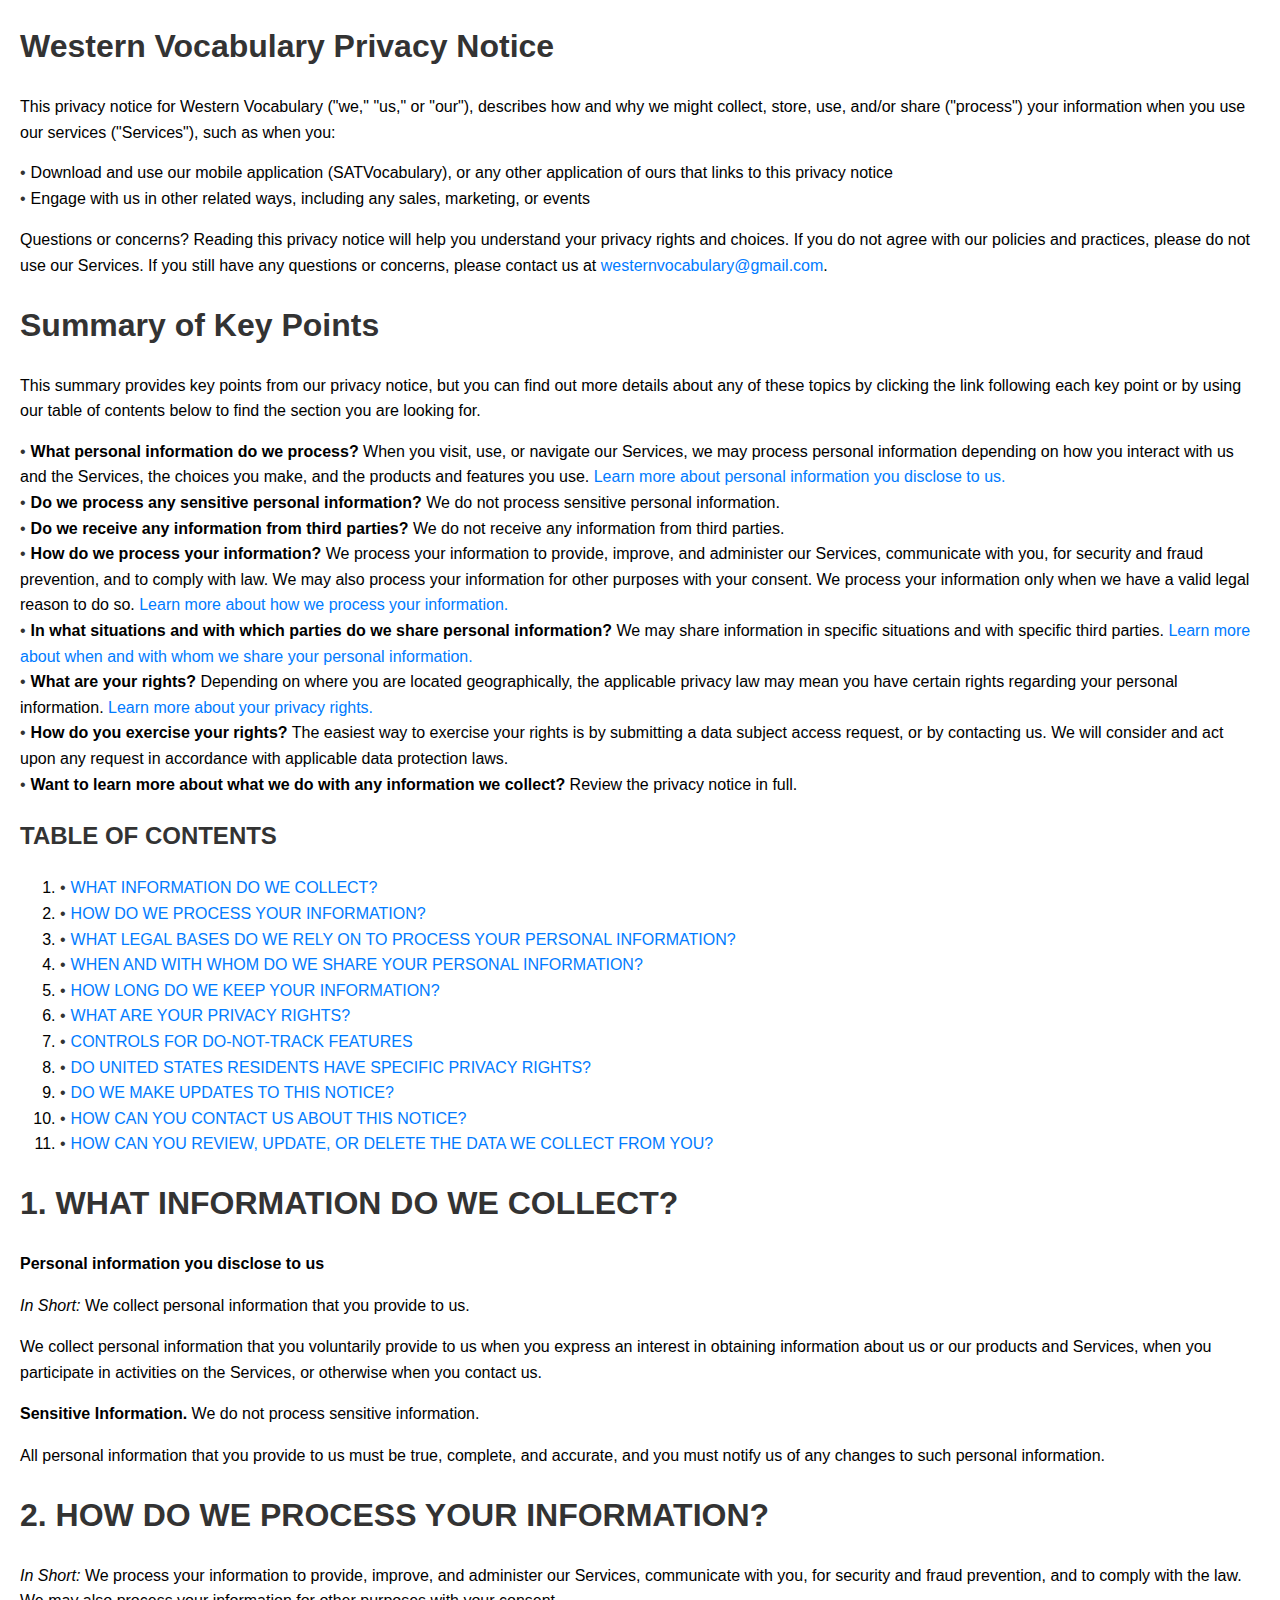
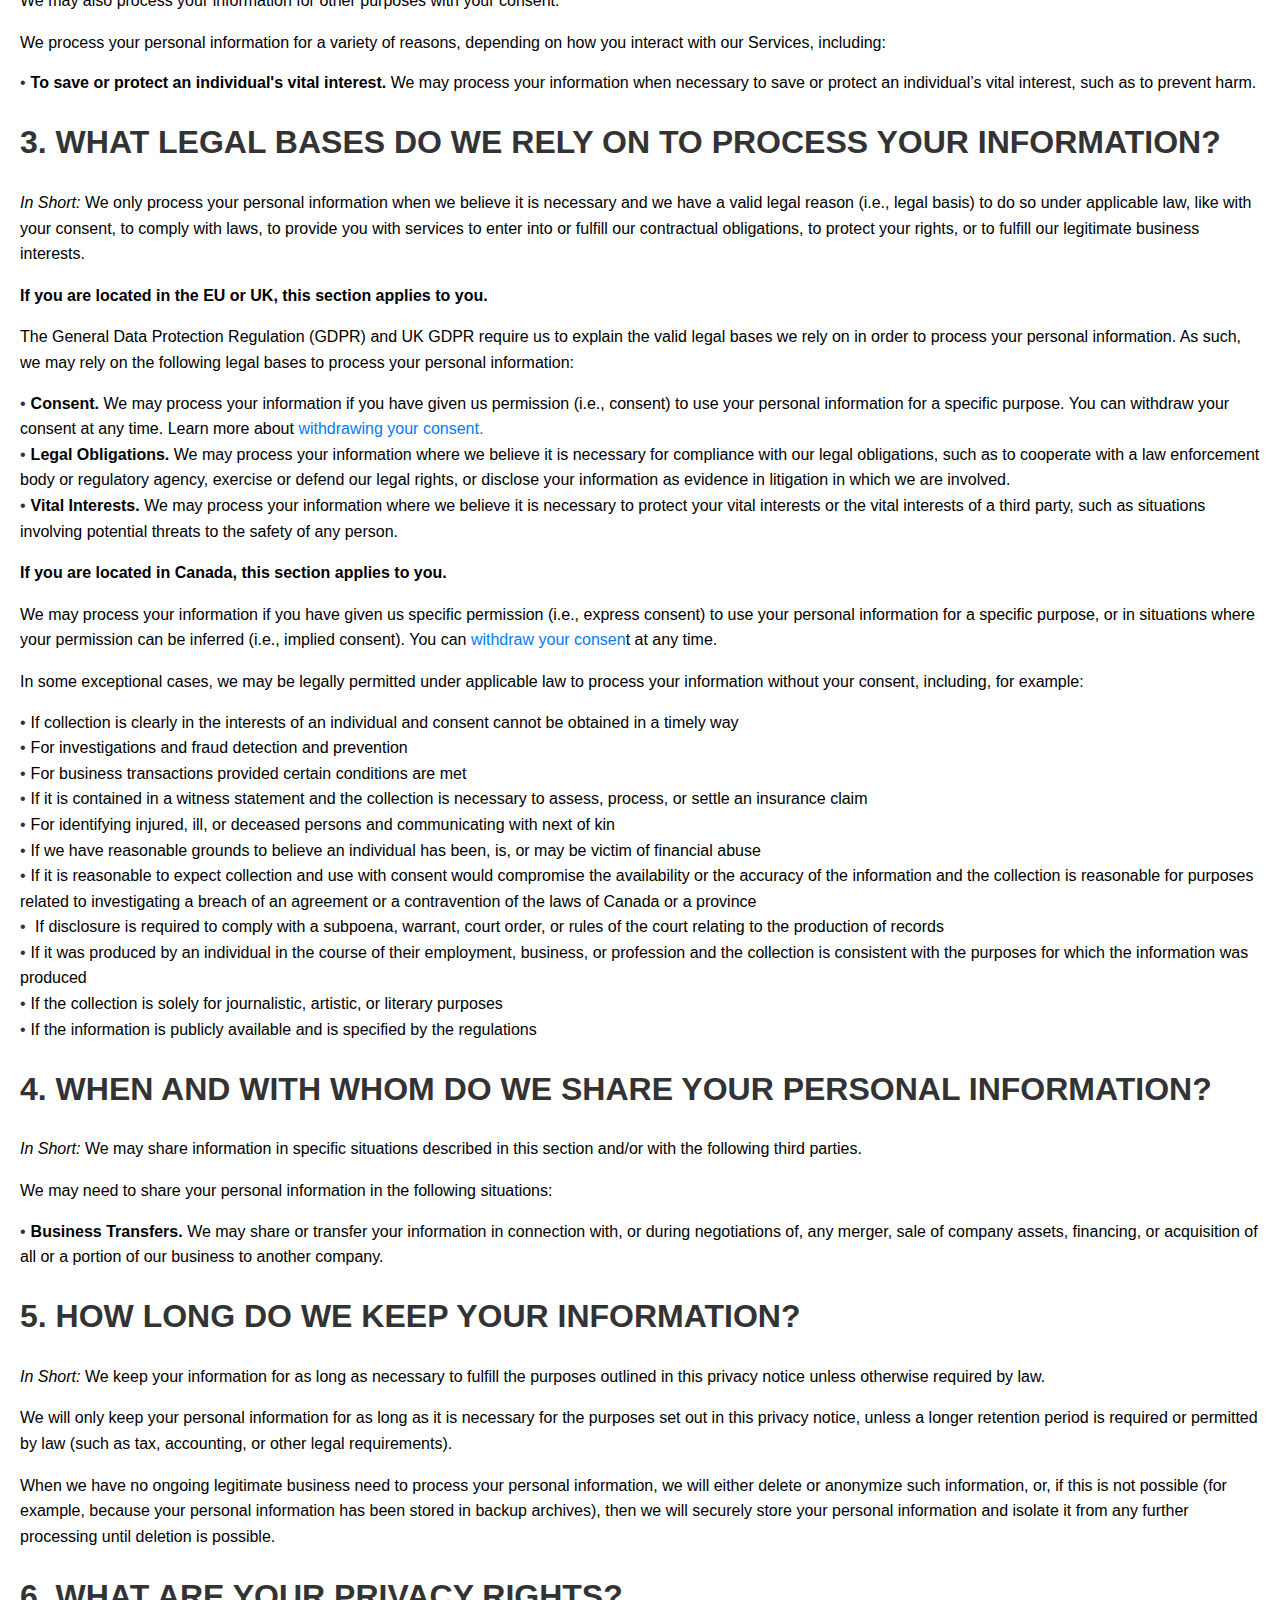
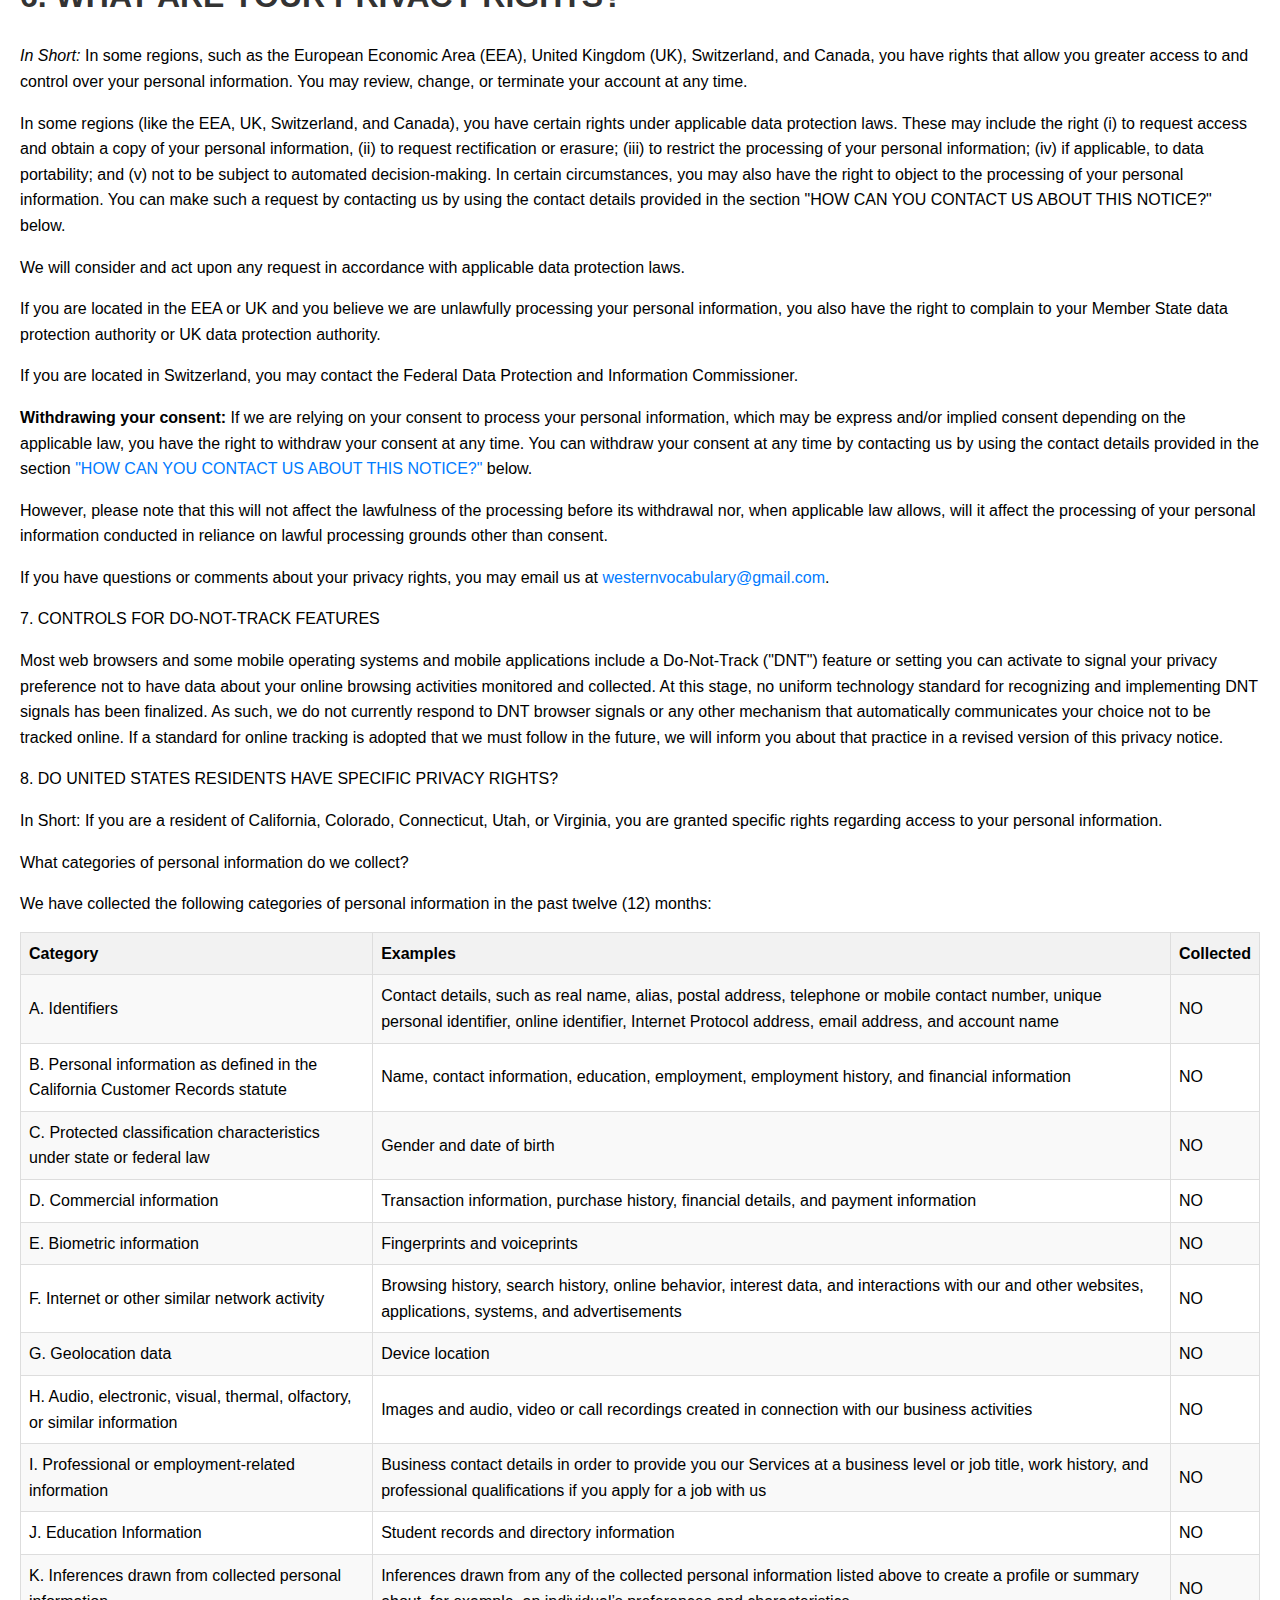
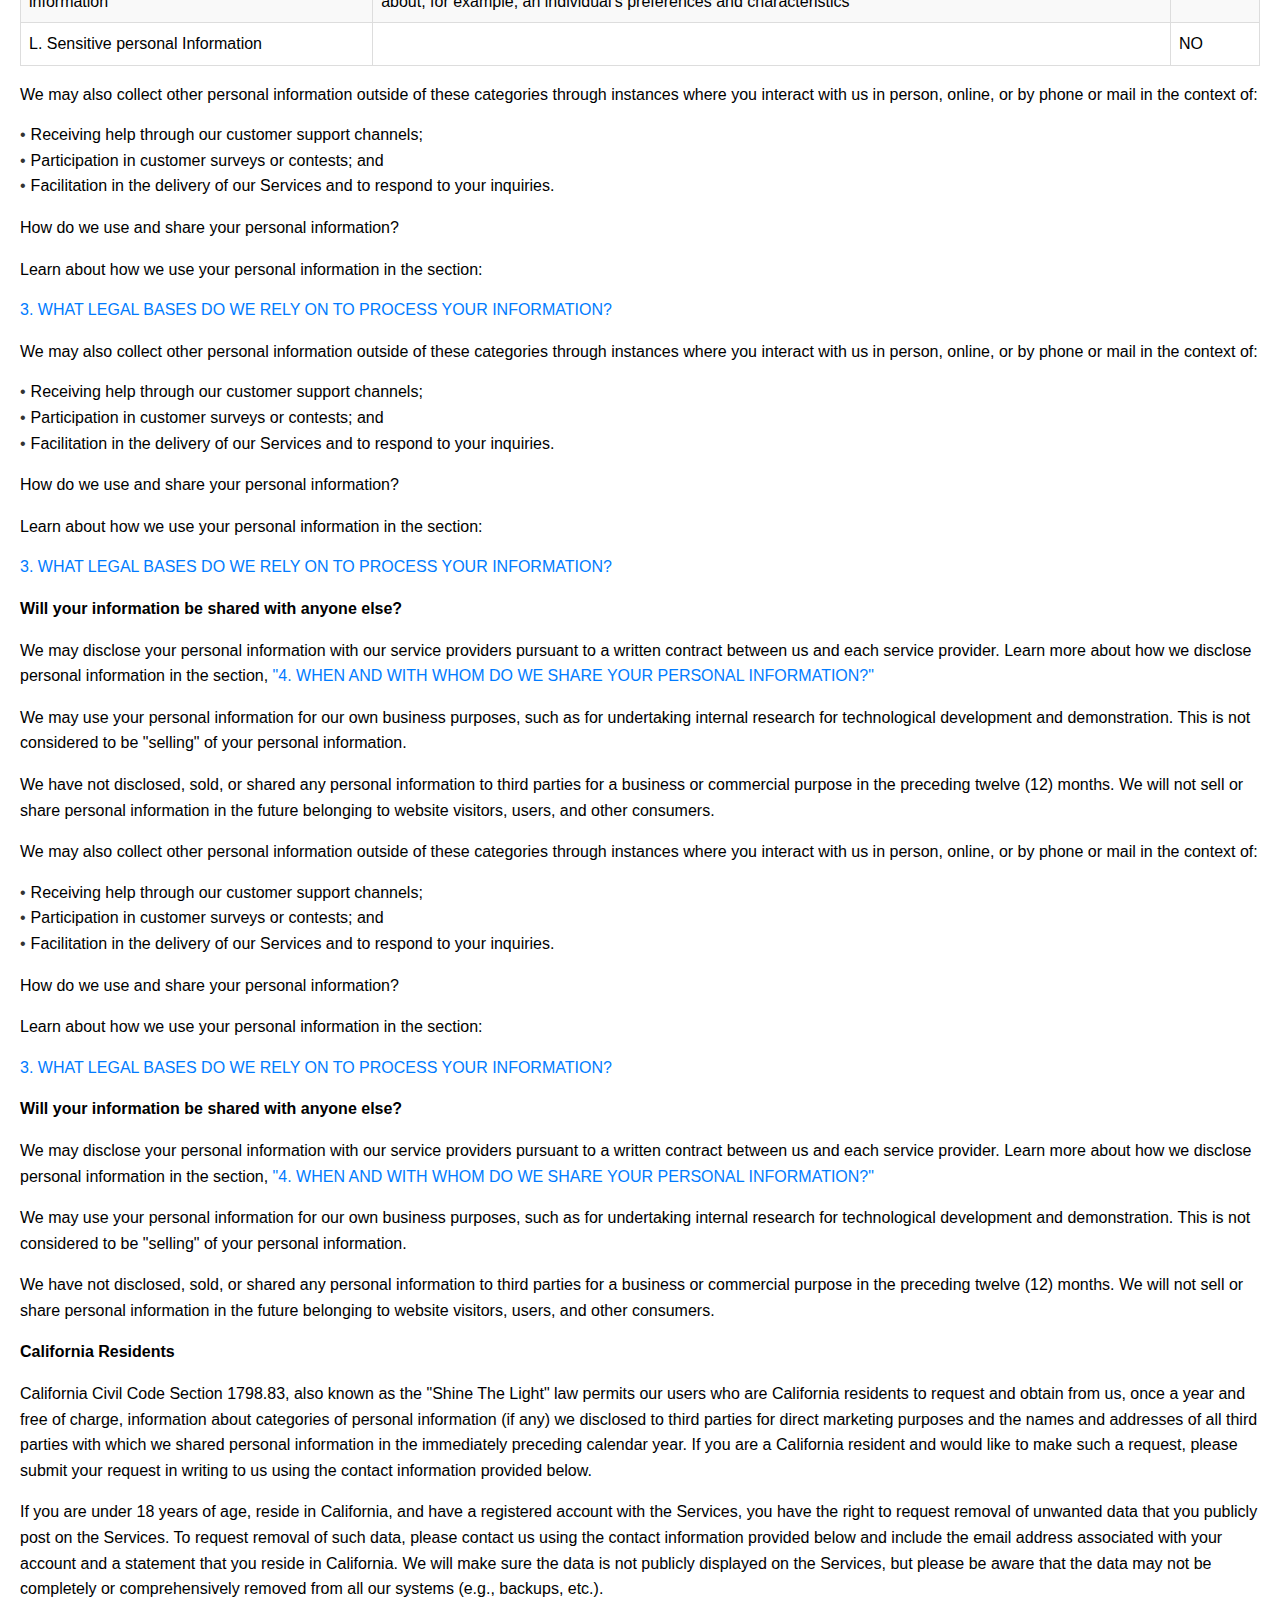
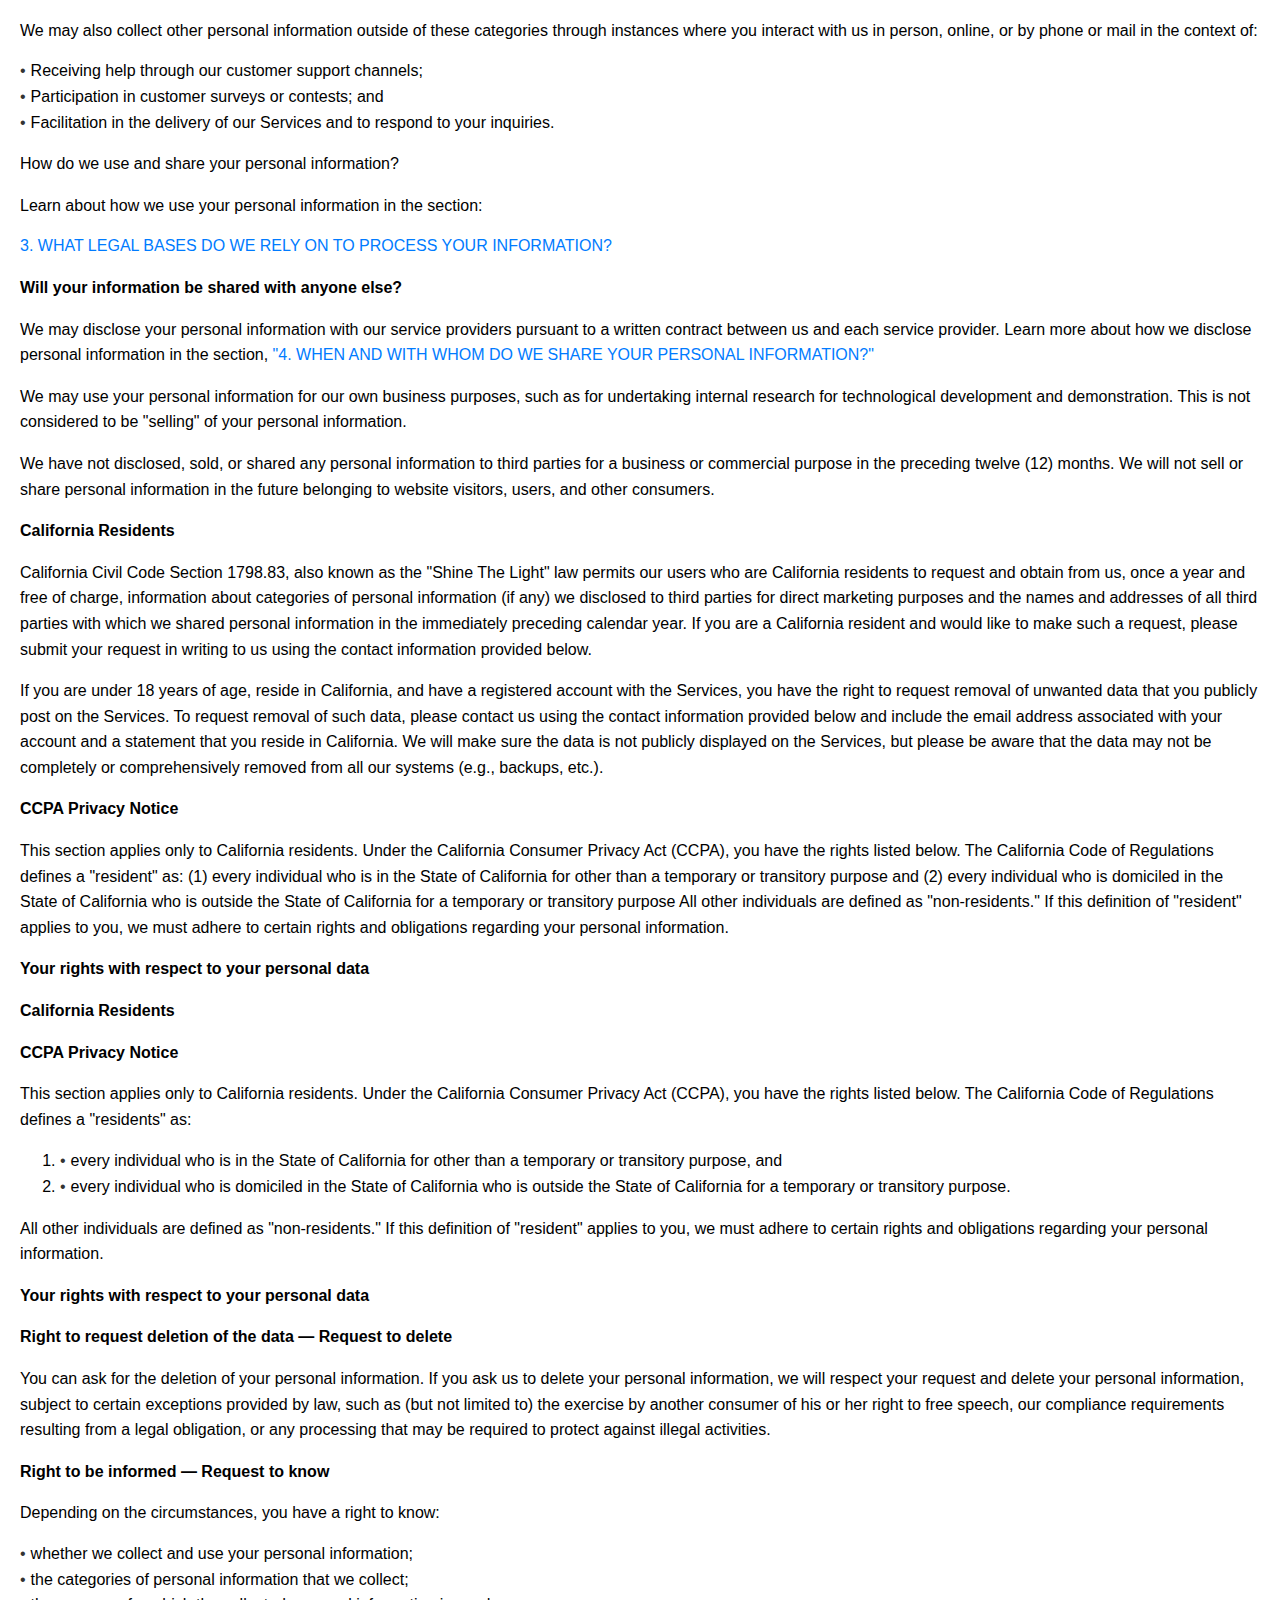
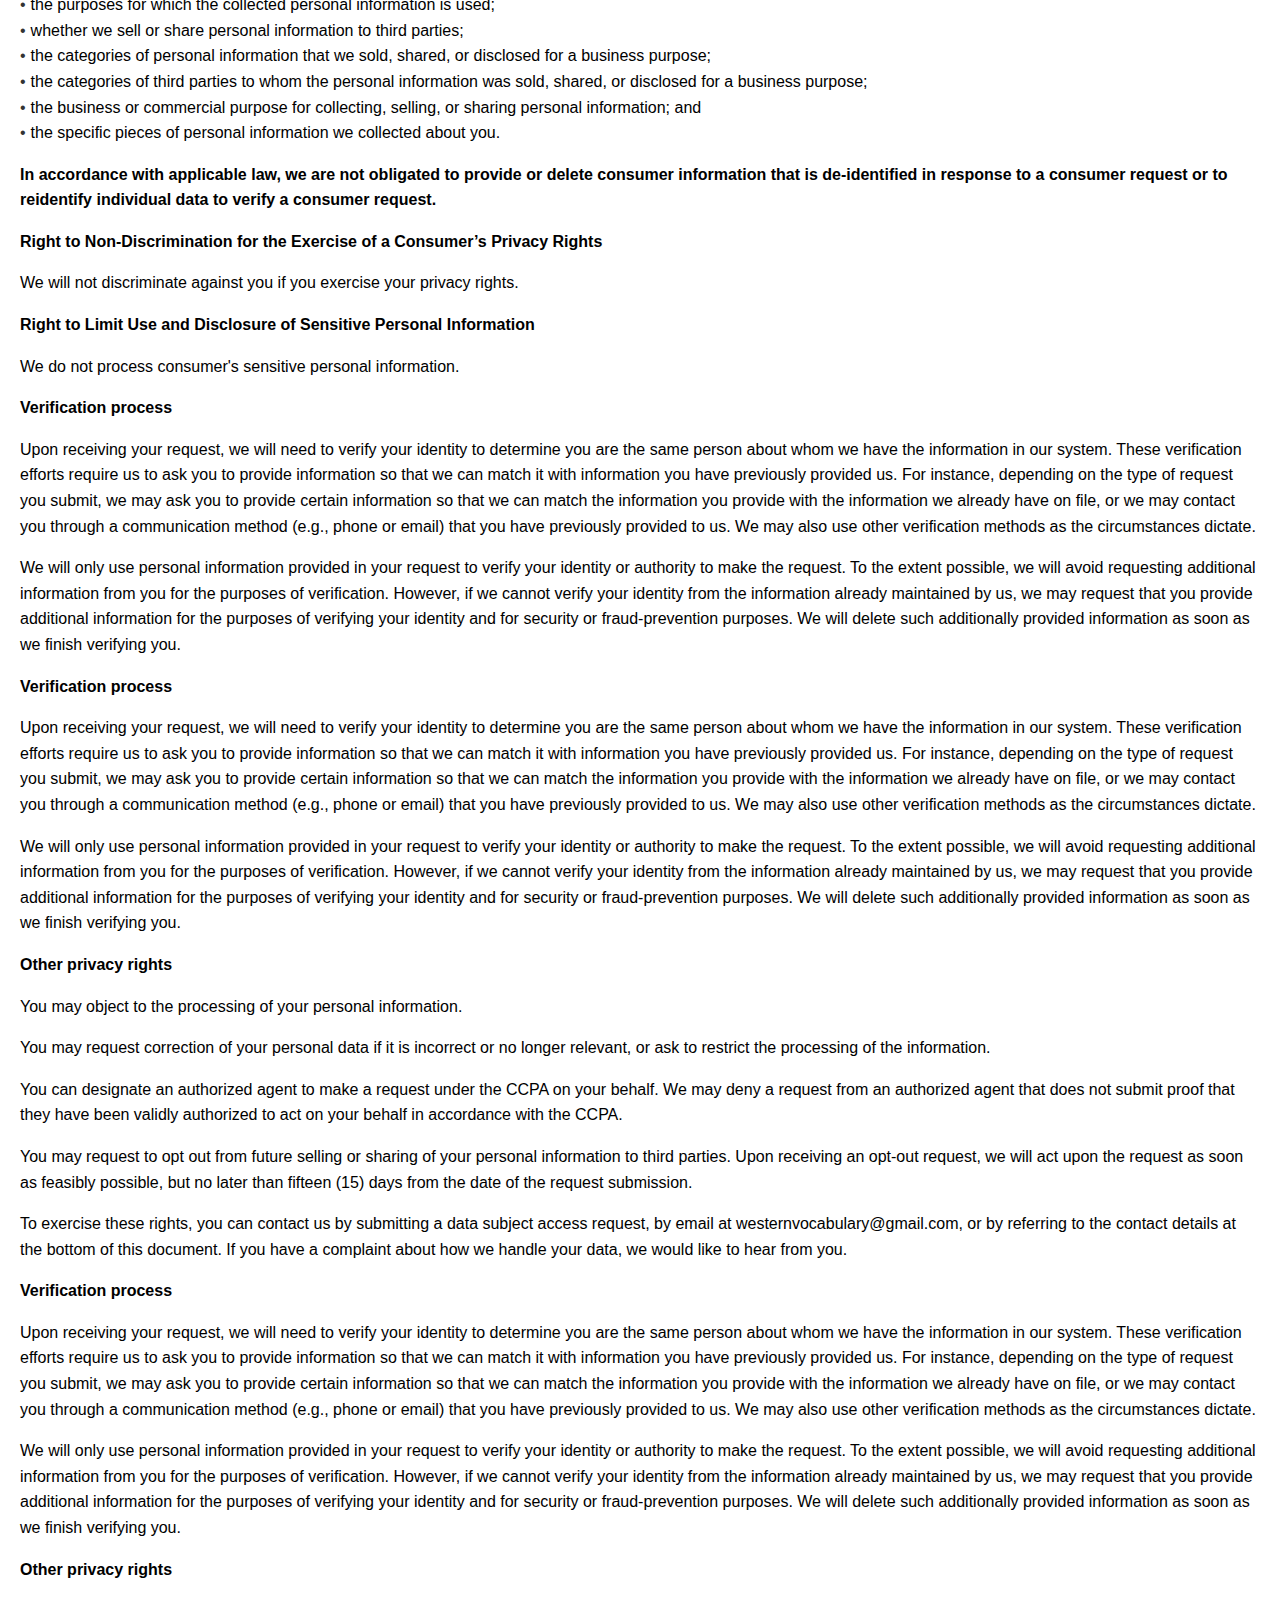
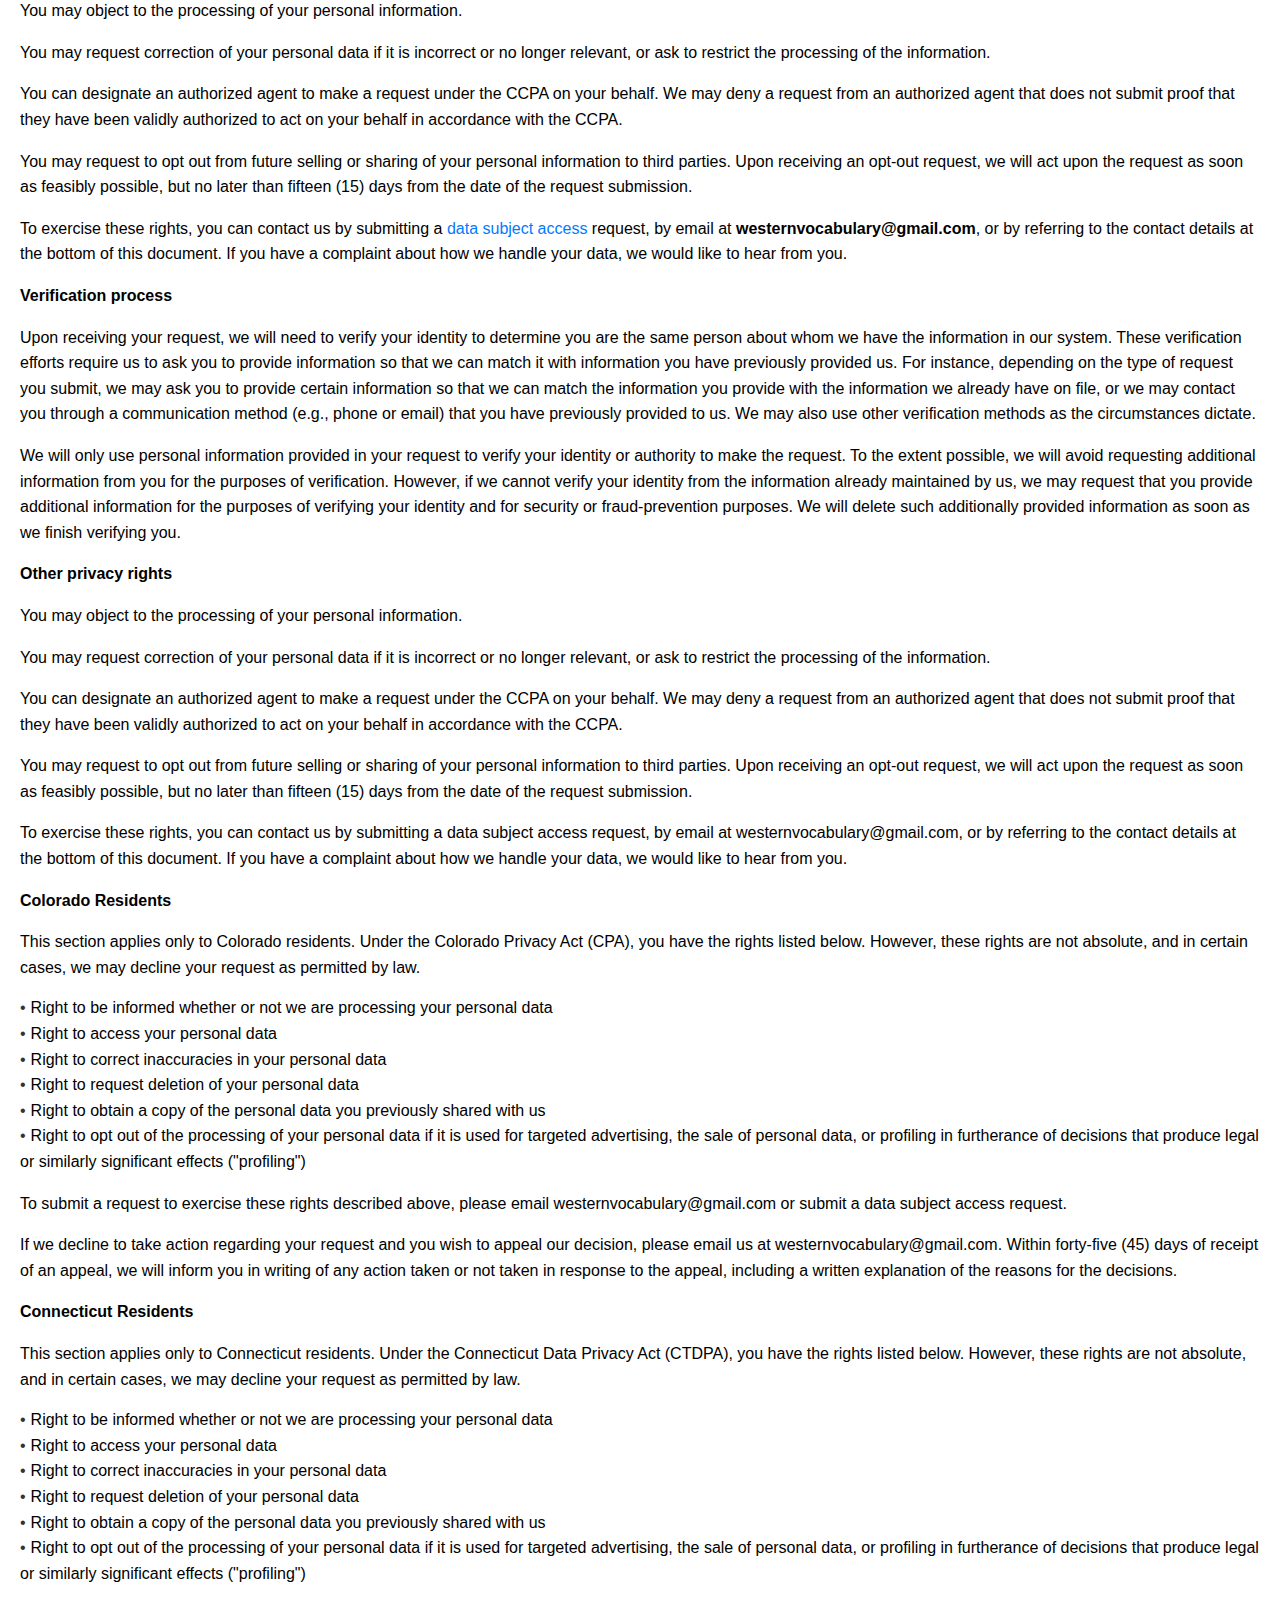
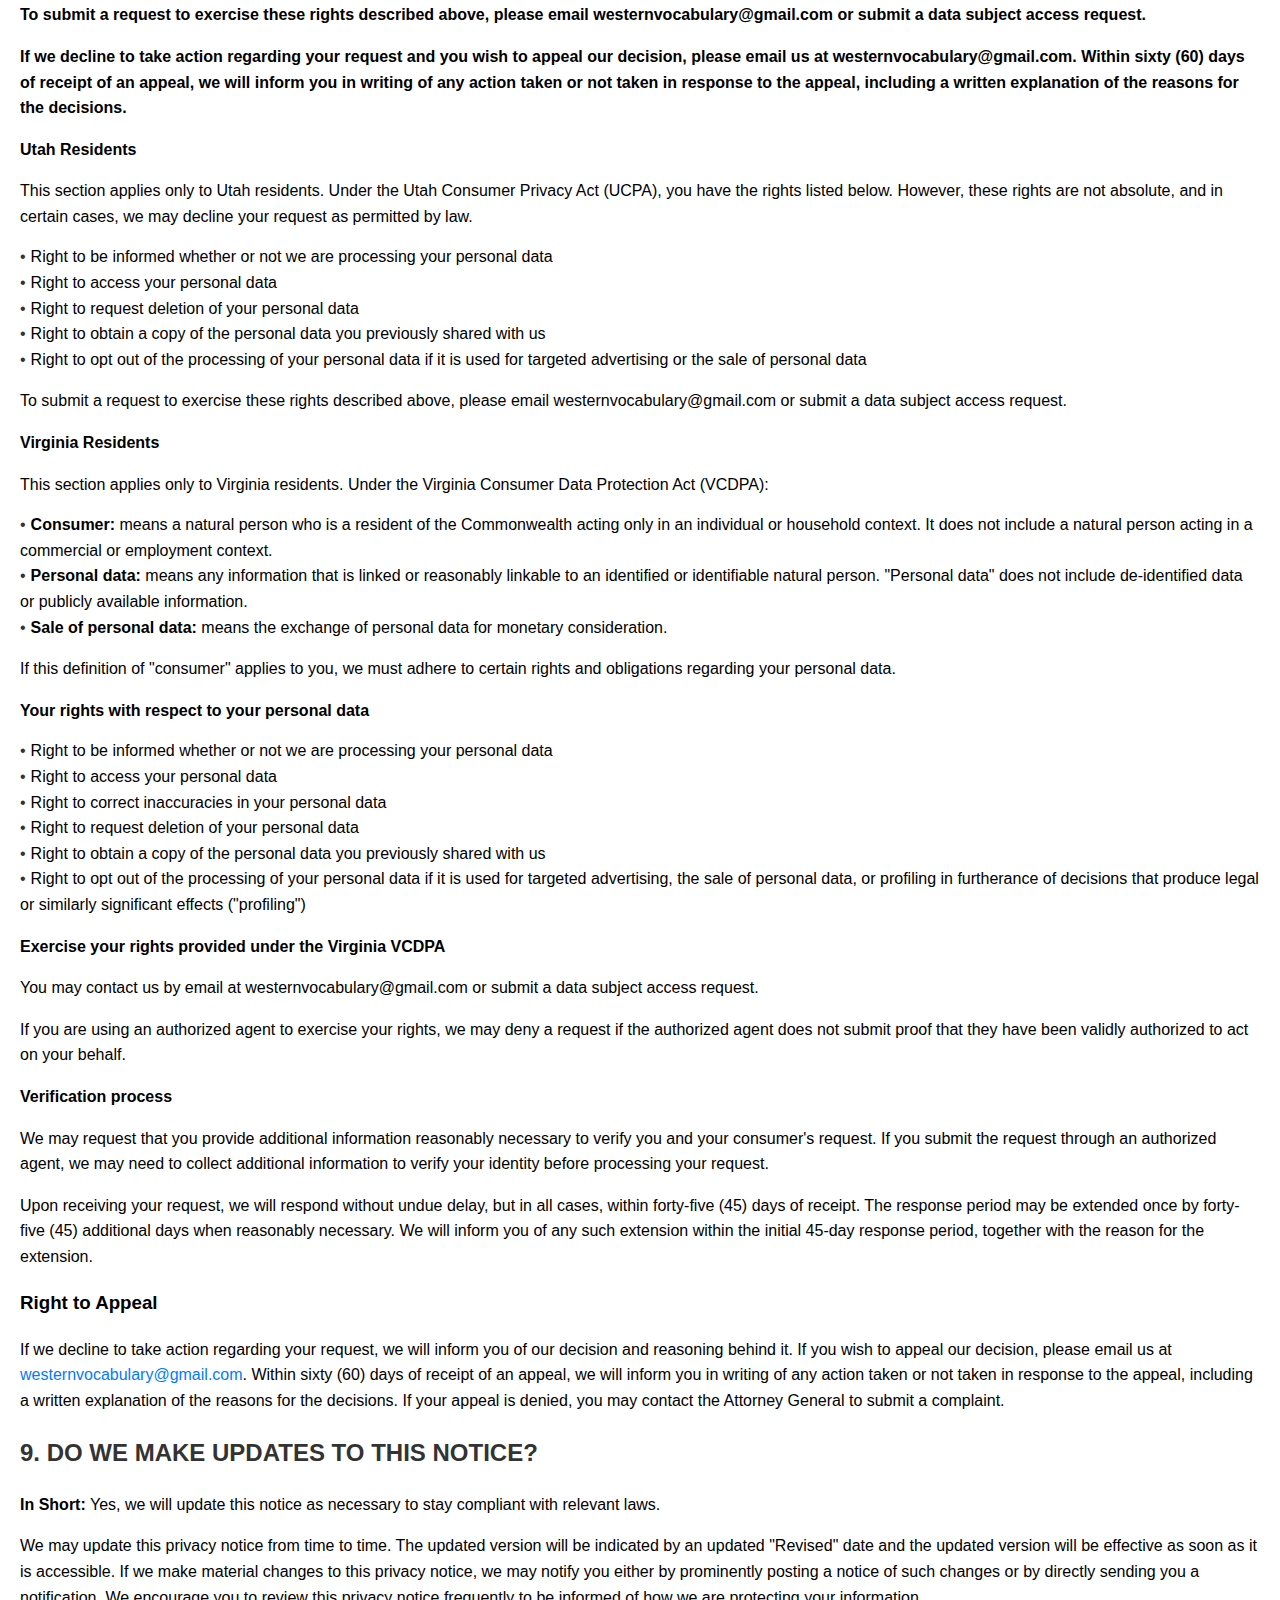
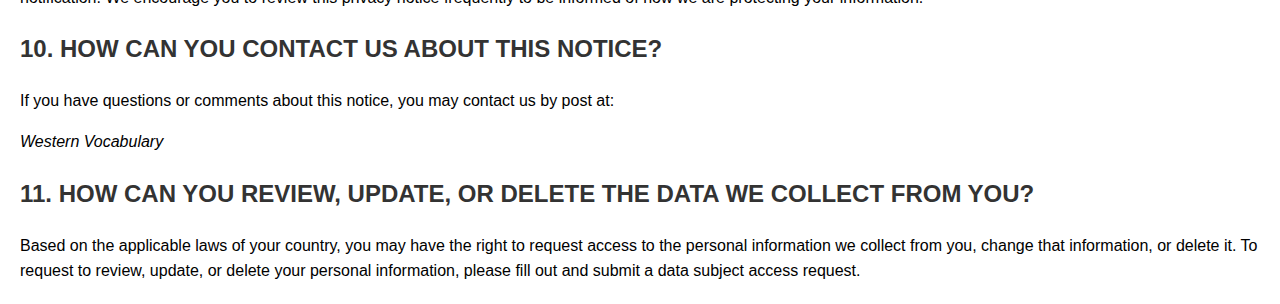
<file: privacy_sat.html>
<!DOCTYPE html>
<html lang="en">

<head>
    <meta charset="UTF-8">
    <meta name="viewport" content="width=device-width, initial-scale=1.0">
    <title>Western Vocabulary Privacy Notice</title>
    <link rel="stylesheet" href="assets/css/privacy.css" />
</head>

<body>

    <h1>Western Vocabulary Privacy Notice</h1>

    <p>This privacy notice for Western Vocabulary ("we," "us," or "our"), describes how and why we might collect, store,
        use, and/or share ("process") your information when you use our services ("Services"), such as when you:</p>

    <ul>
        <li>Download and use our mobile application (SATVocabulary), or any other application of ours that links
            to this privacy notice</li>
        <li>Engage with us in other related ways, including any sales, marketing, or events</li>
    </ul>

    <p>Questions or concerns? Reading this privacy notice will help you understand your privacy rights and choices.
        If you do not agree with our policies and practices, please do not use our Services. If you still have any
        questions or concerns, please contact us at <a href="mailto:westernvocabulary@gmail.com">westernvocabulary@gmail.com</a>.</p>
        <h1>Summary of Key Points</h1>

        <p>This summary provides key points from our privacy notice, but you can find out more details about any of these
            topics by clicking the link following each key point or by using our table of contents below to find the
            section you are looking for.</p>
    
        <ul>
            <li><strong>What personal information do we process?</strong> When you visit, use, or navigate our Services,
                we may process personal information depending on how you interact with us and the Services, the choices
                you make, and the products and features you use. <a href="#">Learn more about personal information you
                    disclose to us.</a></li>
            <li><strong>Do we process any sensitive personal information?</strong> We do not process sensitive personal
                information.</li>
            <li><strong>Do we receive any information from third parties?</strong> We do not receive any information from
                third parties.</li>
            <li><strong>How do we process your information?</strong> We process your information to provide, improve, and
                administer our Services, communicate with you, for security and fraud prevention, and to comply with law.
                We may also process your information for other purposes with your consent. We process your information
                only when we have a valid legal reason to do so. <a href="#">Learn more about how we process your
                    information.</a></li>
            <li><strong>In what situations and with which parties do we share personal information?</strong> We may share
                information in specific situations and with specific third parties. <a href="#">Learn more about when and
                    with whom we share your personal information.</a></li>
            <li><strong>What are your rights?</strong> Depending on where you are located geographically, the applicable
                privacy law may mean you have certain rights regarding your personal information. <a href="#">Learn more
                    about your privacy rights.</a></li>
            <li><strong>How do you exercise your rights?</strong> The easiest way to exercise your rights is by submitting
                a data subject access request, or by contacting us. We will consider and act upon any request in
                accordance with applicable data protection laws.</li>
            <li><strong>Want to learn more about what we do with any information we collect?</strong> Review the privacy
                notice in full.</li>
        </ul>

        <h2>TABLE OF CONTENTS</h2>

  <ol>
    <li><a href="#section1">WHAT INFORMATION DO WE COLLECT?</a></li>
    <li><a href="#section2">HOW DO WE PROCESS YOUR INFORMATION?</a></li>
    <li><a href="#section3">WHAT LEGAL BASES DO WE RELY ON TO PROCESS YOUR PERSONAL INFORMATION?</a></li>
    <li><a href="#section4">WHEN AND WITH WHOM DO WE SHARE YOUR PERSONAL INFORMATION?</a></li>
    <li><a href="#section5">HOW LONG DO WE KEEP YOUR INFORMATION?</a></li>
    <li><a href="#section6">WHAT ARE YOUR PRIVACY RIGHTS?</a></li>
    <li><a href="#section7">CONTROLS FOR DO-NOT-TRACK FEATURES</a></li>
    <li><a href="#section8">DO UNITED STATES RESIDENTS HAVE SPECIFIC PRIVACY RIGHTS?</a></li>
    <li><a href="#section9">DO WE MAKE UPDATES TO THIS NOTICE?</a></li>
    <li><a href="#section10">HOW CAN YOU CONTACT US ABOUT THIS NOTICE?</a></li>
    <li><a href="#section11">HOW CAN YOU REVIEW, UPDATE, OR DELETE THE DATA WE COLLECT FROM YOU?</a></li>
  </ol>

  <!-- Placeholder for section content -->
  <div id="section1">
    <h1>1. WHAT INFORMATION DO WE COLLECT?</h1>

    <p><strong>Personal information you disclose to us</strong></p>
    <p><em>In Short:</em> We collect personal information that you provide to us.</p>
  
    <p>We collect personal information that you voluntarily provide to us when you express an interest in obtaining
      information about us or our products and Services, when you participate in activities on the Services, or
      otherwise when you contact us.</p>
  
    <p><strong>Sensitive Information.</strong> We do not process sensitive information.</p>
  
    <p>All personal information that you provide to us must be true, complete, and accurate, and you must notify us
      of any changes to such personal information.</p>
  </div>
  <div id="section2">
    <h1>2. HOW DO WE PROCESS YOUR INFORMATION?</h1>

    <p><em>In Short:</em> We process your information to provide, improve, and administer our Services, communicate
      with you, for security and fraud prevention, and to comply with the law. We may also process your information
      for other purposes with your consent.</p>
  
    <p>We process your personal information for a variety of reasons, depending on how you interact with our Services,
      including:</p>
  
    <ul>
      <li><strong>To save or protect an individual's vital interest.</strong> We may process your information when
        necessary to save or protect an individual’s vital interest, such as to prevent harm.</li>
    </ul>
  </div>
  <div id="section3">
    <h1>3. WHAT LEGAL BASES DO WE RELY ON TO PROCESS YOUR INFORMATION?</h1>

    <p><em>In Short:</em> We only process your personal information when we believe it is necessary and we have a valid
      legal reason (i.e., legal basis) to do so under applicable law, like with your consent, to comply with laws, to
      provide you with services to enter into or fulfill our contractual obligations, to protect your rights, or to
      fulfill our legitimate business interests.</p>
  
    <p><strong>If you are located in the EU or UK, this section applies to you.</strong></p>
  
    <p>The General Data Protection Regulation (GDPR) and UK GDPR require us to explain the valid legal bases we rely on in
      order to process your personal information. As such, we may rely on the following legal bases to process your
      personal information:</p>
  
    <ul>
      <li><strong>Consent.</strong> We may process your information if you have given us permission (i.e., consent) to use
        your personal information for a specific purpose. You can withdraw your consent at any time. Learn more about
        <a href="#">withdrawing your consent.</a> </li>
      <li><strong>Legal Obligations.</strong> We may process your information where we believe it is necessary for compliance
        with our legal obligations, such as to cooperate with a law enforcement body or regulatory agency, exercise or
        defend our legal rights, or disclose your information as evidence in litigation in which we are involved.</li>
      <li><strong>Vital Interests.</strong> We may process your information where we believe it is necessary to protect your
        vital interests or the vital interests of a third party, such as situations involving potential threats to the
        safety of any person.</li>
    </ul>
  
    <p><strong>If you are located in Canada, this section applies to you.</strong></p>
  
    <p>We may process your information if you have given us specific permission (i.e., express consent) to use your
      personal information for a specific purpose, or in situations where your permission can be inferred (i.e., implied
      consent). You can <a href="">withdraw your consen</a>t at any time.</p>
  
    <p>In some exceptional cases, we may be legally permitted under applicable law to process your information without
      your consent, including, for example:</p>
  
    <ul>
      <li>If collection is clearly in the interests of an individual and consent cannot be obtained in a timely way</li>
      <li>For investigations and fraud detection and prevention</li>
      <li>For business transactions provided certain conditions are met</li>
      <li>If it is contained in a witness statement and the collection is necessary to assess, process, or settle an insurance claim</li>
      <li>For identifying injured, ill, or deceased persons and communicating with next   of kin</li>
      <li>If we have reasonable grounds to believe an individual has been, is, or may be   victim of financial abuse</li>
      <li>If it is reasonable to expect collection and use with consent would compromise    the availability or the accuracy of the information and the collection is
        reasonable for purposes related to investigating a breach of an agreement or a         contravention of the laws of Canada or a province</li>
      <li>        If disclosure is required to comply with a subpoena, warrant, court order, or
        rules of the court relating to the production of records</li>
      <li>If it was produced by an individual in the course of their employment, business,
        or profession and the collection is consistent with the purposes for which the
        information was produced</li>
      <li>If the collection is solely for journalistic, artistic, or literary purposes</li>
      <li>If the information is publicly available and is specified by the regulations</li>      
    </ul>  

  </div>
  <div id="section4">
    <h1>4. WHEN AND WITH WHOM DO WE SHARE YOUR PERSONAL INFORMATION?</h1>

    <p><em>In Short:</em> We may share information in specific situations described in this section and/or with the
      following third parties.</p>
  
    <p>We may need to share your personal information in the following situations:</p>
  
    <ul>
      <li><strong>Business Transfers.</strong> We may share or transfer your information in connection with, or during
        negotiations of, any merger, sale of company assets, financing, or acquisition of all or a portion of our
        business to another company.</li>
      <!-- Add more list items as needed -->
    </ul>

  </div>
  <div id="section5">
    <h1>5. HOW LONG DO WE KEEP YOUR INFORMATION?</h1>

    <p><em>In Short:</em> We keep your information for as long as necessary to fulfill the purposes outlined in this
      privacy notice unless otherwise required by law.</p>
  
    <p>We will only keep your personal information for as long as it is necessary for the purposes set out in this
      privacy notice, unless a longer retention period is required or permitted by law (such as tax, accounting, or
      other legal requirements).</p>
  
    <p>When we have no ongoing legitimate business need to process your personal information, we will either delete or
      anonymize such information, or, if this is not possible (for example, because your personal information has been
      stored in backup archives), then we will securely store your personal information and isolate it from any further
      processing until deletion is possible.</p>
  </div>
  <div id="section6">
    <h1>6. WHAT ARE YOUR PRIVACY RIGHTS?</h1>

    <p><em>In Short:</em> In some regions, such as the European Economic Area (EEA), United Kingdom (UK), Switzerland,
      and Canada, you have rights that allow you greater access to and control over your personal information. You may
      review, change, or terminate your account at any time.</p>
  
    <p>In some regions (like the EEA, UK, Switzerland, and Canada), you have certain rights under applicable data
      protection laws. These may include the right (i) to request access and obtain a copy of your personal information,
      (ii) to request rectification or erasure; (iii) to restrict the processing of your personal information; (iv) if
      applicable, to data portability; and (v) not to be subject to automated decision-making. In certain circumstances,
      you may also have the right to object to the processing of your personal information. You can make such a request by
      contacting us by using the contact details provided in the section "HOW CAN YOU CONTACT US ABOUT THIS NOTICE?" below.
    </p>
    <p>We will consider and act upon any request in accordance with applicable data protection laws.</p>

  <p>If you are located in the EEA or UK and you believe we are unlawfully processing your personal information, you also
    have the right to complain to your Member State data protection authority or UK data protection authority.</p>

  <p>If you are located in Switzerland, you may contact the Federal Data Protection and Information Commissioner.</p>

  <p><strong>Withdrawing your consent:</strong> If we are relying on your consent to process your personal information,
    which may be express and/or implied consent depending on the applicable law, you have the right to withdraw your
    consent at any time. You can withdraw your consent at any time by contacting us by using the contact details 
    provided in the section <a>"HOW CAN YOU CONTACT US ABOUT THIS NOTICE?"</a> 
    below.</p>
    <p>However, please note that this will not affect the lawfulness of the processing before its withdrawal nor, when
        applicable law allows, will it affect the processing of your personal information conducted in reliance on lawful
        processing grounds other than consent.</p>
    
      <p>If you have questions or comments about your privacy rights, you may email us at <a href="mailto:westernvocabulary@gmail.com">
          westernvocabulary@gmail.com</a>.</p>
  </div>
  <div id="section7">

  <p>7. CONTROLS FOR DO-NOT-TRACK FEATURES</p>

  <p>Most web browsers and some mobile operating systems and mobile applications include a Do-Not-Track ("DNT")
    feature or setting you can activate to signal your privacy preference not to have data about your online browsing
    activities monitored and collected. At this stage, no uniform technology standard for recognizing and implementing
    DNT signals has been finalized. As such, we do not currently respond to DNT browser signals or any other mechanism
    that automatically communicates your choice not to be tracked online. If a standard for online tracking is adopted
    that we must follow in the future, we will inform you about that practice in a revised version of this privacy
    notice.</p>
  </div>
  <div id="section8">
    <p>8. DO UNITED STATES RESIDENTS HAVE SPECIFIC PRIVACY RIGHTS?</p>

    <p>In Short: If you are a resident of California, Colorado, Connecticut, Utah, or Virginia, you are granted specific
      rights regarding access to your personal information.</p>
  
    <p>What categories of personal information do we collect?</p>
  
    <p>We have collected the following categories of personal information in the past twelve (12) months:</p>
    <table border="1">
        <tr>
          <th>Category</th>
          <th>Examples</th>
          <th>Collected</th>
        </tr>
        <tr>
            <td>A. Identifiers</td>
            <td>Contact details, such as real name, alias, postal address, telephone or mobile contact number, unique personal
              identifier, online identifier, Internet Protocol address, email address, and account name</td>
            <td>NO</td>
          </tr>
          <tr>
            <td>B. Personal information as defined in the California Customer Records statute</td>
            <td>Name, contact information, education, employment, employment history, and financial information</td>
            <td>NO</td>
          </tr>
          <tr>
            <td>C. Protected classification characteristics under state or federal law</td>
            <td>Gender and date of birth</td>
            <td>NO</td>
          </tr>
          <tr>
            <td>D. Commercial information</td>
            <td>Transaction information, purchase history, financial details, and payment information</td>
            <td>NO</td>
          </tr>
          <tr>
            <td>E. Biometric information</td>
            <td>Fingerprints and voiceprints</td>
            <td>NO</td>
          </tr>
          <tr>
            <td>F. Internet or other similar network activity</td>
            <td>Browsing history, search history, online behavior, interest data, and interactions with our and other websites,
              applications, systems, and advertisements</td>
            <td>NO</td>
          </tr>
          <tr>
            <td>G. Geolocation data</td>
            <td>Device location</td>
            <td>NO</td>
          </tr>
          <tr>
            <td>H. Audio, electronic, visual, thermal, olfactory, or similar information</td>
            <td>Images and audio, video or call recordings created in connection with our business activities</td>
            <td>NO</td>
          </tr>
          <tr>
            <td>I. Professional or employment-related information</td>
            <td>Business contact details in order to provide you our Services at a business level or job title, work history, and
              professional qualifications if you apply for a job with us</td>
            <td>NO</td>
          </tr>
          <tr>
            <td>J. Education Information</td>
            <td>Student records and directory information</td>
            <td>NO</td>
          </tr>
          <tr>
            <td>K. Inferences drawn from collected personal information</td>
            <td>Inferences drawn from any of the collected personal information listed above to create a profile or summary
              about, for example, an individual’s preferences and characteristics</td>
            <td>NO</td>
          </tr>
          <tr>
            <td>L. Sensitive personal Information</td>
            <td></td>
            <td>NO</td>
          </tr>
      </table>
      <p>We may also collect other personal information outside of these categories through instances where you interact with
        us in person, online, or by phone or mail in the context of:</p>
    
      <ul>
        <li>Receiving help through our customer support channels;</li>
        <li>Participation in customer surveys or contests; and</li>
        <li>Facilitation in the delivery of our Services and to respond to your inquiries.</li>
      </ul>
    
      <p>How do we use and share your personal information?</p>
      <p>Learn about how we use your personal information in the section:</p>
      <a href="#section3">3. WHAT LEGAL BASES DO WE RELY ON TO PROCESS YOUR INFORMATION?</a>
      <p>We may also collect other personal information outside of these categories through instances where you interact with
        us in person, online, or by phone or mail in the context of:</p>
    
      <ul>
        <li>Receiving help through our customer support channels;</li>
        <li>Participation in customer surveys or contests; and</li>
        <li>Facilitation in the delivery of our Services and to respond to your inquiries.</li>
      </ul>
    
      <p>How do we use and share your personal information?</p>
      <p>Learn about how we use your personal information in the section:</p>
      <a href="#section3">3. WHAT LEGAL BASES DO WE RELY ON TO PROCESS YOUR INFORMATION?</a>
    
      <p><strong>Will your information be shared with anyone else?</strong></p>
      <p>We may disclose your personal information with our service providers pursuant to a written contract between us and each service provider. Learn more about how we disclose personal information in the section,
        <a href="#section4">"4. WHEN AND WITH WHOM DO WE SHARE YOUR PERSONAL INFORMATION?"</a></p>
    
      <p>We may use your personal information for our own business purposes, such as for undertaking internal research for technological development and demonstration. This is not considered to be "selling" of your personal information.</p>
      <p>We have not disclosed, sold, or shared any personal information to third parties for a business or commercial purpose in the preceding twelve (12) months. We will not sell or share personal information in the future belonging to website visitors, users, and other consumers.</p>
      <p>We may also collect other personal information outside of these categories through instances where you interact with
        us in person, online, or by phone or mail in the context of:</p>
    
      <ul>
        <li>Receiving help through our customer support channels;</li>
        <li>Participation in customer surveys or contests; and</li>
        <li>Facilitation in the delivery of our Services and to respond to your inquiries.</li>
      </ul>
    
      <p>How do we use and share your personal information?</p>
      <p>Learn about how we use your personal information in the section:</p>
      <a href="#section3">3. WHAT LEGAL BASES DO WE RELY ON TO PROCESS YOUR INFORMATION?</a>
    
      <p><strong>Will your information be shared with anyone else?</strong></p>
      <p>We may disclose your personal information with our service providers pursuant to a written contract between us and each service provider. Learn more about how we disclose personal information in the section,
        <a href="#section4">"4. WHEN AND WITH WHOM DO WE SHARE YOUR PERSONAL INFORMATION?"</a></p>
    
      <p>We may use your personal information for our own business purposes, such as for undertaking internal research for technological development and demonstration. This is not considered to be "selling" of your personal information.</p>
      <p>We have not disclosed, sold, or shared any personal information to third parties for a business or commercial purpose in the preceding twelve (12) months. We will not sell or share personal information in the future belonging to website visitors, users, and other consumers.</p>
    
      <p><strong>California Residents</strong></p>
      <p>California Civil Code Section 1798.83, also known as the "Shine The Light" law permits our users who are California residents to request and obtain from us, once a year and free of charge, information about categories of personal information (if any) we disclosed to third parties for direct marketing purposes and the names and addresses of all third parties with which we shared personal information in the immediately preceding calendar year. If you are a California resident and would like to make such a request, please submit your request in writing to us using the contact information provided below.</p>
      <p>If you are under 18 years of age, reside in California, and have a registered account with the Services, you have the right to request removal of unwanted data that you publicly post on the Services. To request removal of such data, please contact us using the contact information provided below and include the email address associated with your account and a statement that you reside in California. We will make sure the data is not publicly displayed on the Services, but please be aware that the data may not be completely or comprehensively removed from all our systems (e.g., backups, etc.).</p>
      <p>We may also collect other personal information outside of these categories through instances where you interact with
        us in person, online, or by phone or mail in the context of:</p>
    
      <ul>
        <li>Receiving help through our customer support channels;</li>
        <li>Participation in customer surveys or contests; and</li>
        <li>Facilitation in the delivery of our Services and to respond to your inquiries.</li>
      </ul>
    
      <p>How do we use and share your personal information?</p>
      <p>Learn about how we use your personal information in the section:</p>
      <a href="#section3">3. WHAT LEGAL BASES DO WE RELY ON TO PROCESS YOUR INFORMATION?</a>
    
      <p><strong>Will your information be shared with anyone else?</strong></p>
      <p>We may disclose your personal information with our service providers pursuant to a written contract between us and each service provider. Learn more about how we disclose personal information in the section,
        <a href="#section4">"4. WHEN AND WITH WHOM DO WE SHARE YOUR PERSONAL INFORMATION?"</a></p>
    
      <p>We may use your personal information for our own business purposes, such as for undertaking internal research for technological development and demonstration. This is not considered to be "selling" of your personal information.</p>
      <p>We have not disclosed, sold, or shared any personal information to third parties for a business or commercial purpose in the preceding twelve (12) months. We will not sell or share personal information in the future belonging to website visitors, users, and other consumers.</p>
    
      <p><strong>California Residents</strong></p>
      <p>California Civil Code Section 1798.83, also known as the "Shine The Light" law permits our users who are California residents to request and obtain from us, once a year and free of charge, information about categories of personal information (if any) we disclosed to third parties for direct marketing purposes and the names and addresses of all third parties with which we shared personal information in the immediately preceding calendar year. If you are a California resident and would like to make such a request, please submit your request in writing to us using the contact information provided below.</p>
      <p>If you are under 18 years of age, reside in California, and have a registered account with the Services, you have the right to request removal of unwanted data that you publicly post on the Services. To request removal of such data, please contact us using the contact information provided below and include the email address associated with your account and a statement that you reside in California. We will make sure the data is not publicly displayed on the Services, but please be aware that the data may not be completely or comprehensively removed from all our systems (e.g., backups, etc.).</p>
    
      <p><strong>CCPA Privacy Notice</strong></p>
      <p>This section applies only to California residents. Under the California Consumer Privacy Act (CCPA), you have the rights listed below.
        The California Code of Regulations defines a "resident" as:
        (1) every individual who is in the State of California for other than a temporary or transitory purpose and
        (2) every individual who is domiciled in the State of California who is outside the State of California for a temporary or transitory purpose
        All other individuals are defined as "non-residents."
        If this definition of "resident" applies to you, we must adhere to certain rights and obligations regarding your personal information.</p>
    
      <p><strong>Your rights with respect to your personal data</strong></p>
      <p><strong>California Residents</strong></p>
      <p><strong>CCPA Privacy Notice</strong></p>
      <p>This section applies only to California residents. Under the California Consumer Privacy Act (CCPA), you have the rights listed below. The California Code of Regulations defines a "residents" as:</p>
      <ol>
        <li>every individual who is in the State of California for other than a temporary or transitory purpose, and</li>
        <li>every individual who is domiciled in the State of California who is outside the State of California for a temporary or transitory purpose.</li>
      </ol>
      <p>All other individuals are defined as "non-residents." If this definition of "resident" applies to you, we must adhere to certain rights and obligations regarding your personal information.</p>
    
      <p><strong>Your rights with respect to your personal data</strong></p>
    
      <p><strong>Right to request deletion of the data — Request to delete</strong></p>
      <p>You can ask for the deletion of your personal information. If you ask us to delete your personal information, we will respect your request and delete your personal information, subject to certain exceptions provided by law, such as (but not limited to) the exercise by another consumer of his or her right to free speech, our compliance requirements resulting from a legal obligation, or any processing that may be required to protect against illegal activities.</p>
    
      <p><strong>Right to be informed — Request to know</strong></p>
      <p>Depending on the circumstances, you have a right to know:</p>
      <ul>
        <li>whether we collect and use your personal information;</li>
        <li>the categories of personal information that we collect;</li>
        <li>the purposes for which the collected personal information is used;</li>
        <li>whether we sell or share personal information to third parties;</li>
        <li>the categories of personal information that we sold, shared, or disclosed for a business purpose;</li>
        <li>the categories of third parties to whom the personal information was sold, shared, or disclosed for a business purpose;</li>
        <li>the business or commercial purpose for collecting, selling, or sharing personal information; and</li>
        <li>the specific pieces of personal information we collected about you.</li>
      </ul>
      <p><strong>In accordance with applicable law, we are not obligated to provide or delete consumer information that is de-identified in response to a consumer request or to reidentify individual data to verify a consumer request.</strong></p>

      <p><strong>Right to Non-Discrimination for the Exercise of a Consumer’s Privacy Rights</strong></p>
      <p>We will not discriminate against you if you exercise your privacy rights.</p>
    
      <p><strong>Right to Limit Use and Disclosure of Sensitive Personal Information</strong></p>
      <p>We do not process consumer's sensitive personal information.</p>
    
      <p><strong>Verification process</strong></p>
      <p>Upon receiving your request, we will need to verify your identity to determine you are the same person about whom we have the information in our system. These verification efforts require us to ask you to provide information so that we can match it with information you have previously provided us. For instance, depending on the type of request you submit, we may ask you to provide certain information so that we can match the information you provide with the information we already have on file, or we may contact you through a communication method (e.g., phone or email) that you have previously provided to us. We may also use other verification methods as the circumstances dictate.</p>
    
      <p>We will only use personal information provided in your request to verify your identity or authority to make the request. To the extent possible, we will avoid requesting additional information from you for the purposes of verification. However, if we cannot verify your identity from the information already maintained by us, we may request that you provide additional information for the purposes of verifying your identity and for security or fraud-prevention purposes. We will delete such additionally provided information as soon as we finish verifying you.</p>
     <p><strong>Verification process</strong></p>
  <p>Upon receiving your request, we will need to verify your identity to determine you are the same person about whom we have the information in our system. These verification efforts require us to ask you to provide information so that we can match it with information you have previously provided us. For instance, depending on the type of request you submit, we may ask you to provide certain information so that we can match the information you provide with the information we already have on file, or we may contact you through a communication method (e.g., phone or email) that you have previously provided to us. We may also use other verification methods as the circumstances dictate.</p>

  <p>We will only use personal information provided in your request to verify your identity or authority to make the request. To the extent possible, we will avoid requesting additional information from you for the purposes of verification. However, if we cannot verify your identity from the information already maintained by us, we may request that you provide additional information for the purposes of verifying your identity and for security or fraud-prevention purposes. We will delete such additionally provided information as soon as we finish verifying you.</p>

  <p><strong>Other privacy rights</strong></p>
  <p>You may object to the processing of your personal information.</p>
  <p>You may request correction of your personal data if it is incorrect or no longer relevant, or ask to restrict the processing of the information.</p>
  <p>You can designate an authorized agent to make a request under the CCPA on your behalf. We may deny a request from an authorized agent that does not submit proof that they have been validly authorized to act on your behalf in accordance with the CCPA.</p>
  <p>You may request to opt out from future selling or sharing of your personal information to third parties. Upon receiving an opt-out request, we will act upon the request as soon as feasibly possible, but no later than fifteen (15) days from the date of the request submission.</p>
  <p>To exercise these rights, you can contact us by submitting a data subject access request, by email at westernvocabulary@gmail.com, or by referring to the contact details at the bottom of this document. If you have a complaint about how we handle your data, we would like to hear from you.</p>
  <p><strong>Verification process</strong></p>
  <p>Upon receiving your request, we will need to verify your identity to determine you are the same person about whom we have the information in our system. These verification efforts require us to ask you to provide information so that we can match it with information you have previously provided us. For instance, depending on the type of request you submit, we may ask you to provide certain information so that we can match the information you provide with the information we already have on file, or we may contact you through a communication method (e.g., phone or email) that you have previously provided to us. We may also use other verification methods as the circumstances dictate.</p>

  <p>We will only use personal information provided in your request to verify your identity or authority to make the request. To the extent possible, we will avoid requesting additional information from you for the purposes of verification. However, if we cannot verify your identity from the information already maintained by us, we may request that you provide additional information for the purposes of verifying your identity and for security or fraud-prevention purposes. We will delete such additionally provided information as soon as we finish verifying you.</p>

  <p><strong>Other privacy rights</strong></p>
  <p>You may object to the processing of your personal information.</p>
  <p>You may request correction of your personal data if it is incorrect or no longer relevant, or ask to restrict the processing of the information.</p>
  <p>You can designate an authorized agent to make a request under the CCPA on your behalf. We may deny a request from an authorized agent that does not submit proof that they have been validly authorized to act on your behalf in accordance with the CCPA.</p>
  <p>You may request to opt out from future selling or sharing of your personal information to third parties. Upon receiving an opt-out request, we will act upon the request as soon as feasibly possible, but no later than fifteen (15) days from the date of the request submission.</p>
  <p>To exercise these rights, you can contact us by submitting a <a>data subject access</a> request, by email at <b>westernvocabulary@gmail.com</b>, or by referring to the contact details at the bottom of this document. If you have a complaint about how we handle your data, we would like to hear from you.</p>

  <p><strong>Verification process</strong></p>
  <p>Upon receiving your request, we will need to verify your identity to determine you are the same person about whom we have the information in our system. These verification efforts require us to ask you to provide information so that we can match it with information you have previously provided us. For instance, depending on the type of request you submit, we may ask you to provide certain information so that we can match the information you provide with the information we already have on file, or we may contact you through a communication method (e.g., phone or email) that you have previously provided to us. We may also use other verification methods as the circumstances dictate.</p>

  <p>We will only use personal information provided in your request to verify your identity or authority to make the request. To the extent possible, we will avoid requesting additional information from you for the purposes of verification. However, if we cannot verify your identity from the information already maintained by us, we may request that you provide additional information for the purposes of verifying your identity and for security or fraud-prevention purposes. We will delete such additionally provided information as soon as we finish verifying you.</p>

  <p><strong>Other privacy rights</strong></p>
  <p>You may object to the processing of your personal information.</p>
  <p>You may request correction of your personal data if it is incorrect or no longer relevant, or ask to restrict the processing of the information.</p>
  <p>You can designate an authorized agent to make a request under the CCPA on your behalf. We may deny a request from an authorized agent that does not submit proof that they have been validly authorized to act on your behalf in accordance with the CCPA.</p>
  <p>You may request to opt out from future selling or sharing of your personal information to third parties. Upon receiving an opt-out request, we will act upon the request as soon as feasibly possible, but no later than fifteen (15) days from the date of the request submission.</p>
  <p>To exercise these rights, you can contact us by submitting a data subject access request, by email at westernvocabulary@gmail.com, or by referring to the contact details at the bottom of this document. If you have a complaint about how we handle your data, we would like to hear from you.</p>

  <p><strong>Colorado Residents</strong></p>
  <p>This section applies only to Colorado residents. Under the Colorado Privacy Act (CPA), you have the rights listed below. However, these rights are not absolute, and in certain cases, we may decline your request as permitted by law.</p>
  <ul>
    <li>Right to be informed whether or not we are processing your personal data</li>
    <li>Right to access your personal data</li>
    <li>Right to correct inaccuracies in your personal data</li>
    <li>Right to request deletion of your personal data</li>
    <li>Right to obtain a copy of the personal data you previously shared with us</li>
    <li>Right to opt out of the processing of your personal data if it is used for targeted advertising, the sale of personal data, or profiling in furtherance of decisions that produce legal or similarly significant effects ("profiling")</li>
  </ul>
  <p>To submit a request to exercise these rights described above, please email westernvocabulary@gmail.com or submit a data subject access request.</p>
  <p>If we decline to take action regarding your request and you wish to appeal our decision, please email us at westernvocabulary@gmail.com. Within forty-five (45) days of receipt of an appeal, we will inform you in writing of any action taken or not taken in response to the appeal, including a written explanation of the reasons for the decisions.</p>

  <p><strong>Connecticut Residents</strong></p>
  <p>This section applies only to Connecticut residents. Under the Connecticut Data Privacy Act (CTDPA), you have the rights listed below. However, these rights are not absolute, and in certain cases, we may decline your request as permitted by law.</p>
  <ul>
    <li>Right to be informed whether or not we are processing your personal data</li>
    <li>Right to access your personal data</li>
    <li>Right to correct inaccuracies in your personal data</li>
    <li>Right to request deletion of your personal data</li>
    <li>Right to obtain a copy of the personal data you previously shared with us</li>
    <li>Right to opt out of the processing of your personal data if it is used for targeted advertising, the sale of personal data, or profiling in furtherance of decisions that produce legal or similarly significant effects ("profiling")</li>
  </ul>
  <p><strong>To submit a request to exercise these rights described above, please email westernvocabulary@gmail.com or submit a data subject access request.</strong></p>
  <p><strong>If we decline to take action regarding your request and you wish to appeal our decision, please email us at westernvocabulary@gmail.com. Within sixty (60) days of receipt of an appeal, we will inform you in writing of any action taken or not taken in response to the appeal, including a written explanation of the reasons for the decisions.</strong></p>
  <p><strong>Utah Residents</strong></p>
  <p>This section applies only to Utah residents. Under the Utah Consumer Privacy Act (UCPA), you have the rights listed below. However, these rights are not absolute, and in certain cases, we may decline your request as permitted by law.</p>
  <ul>
    <li>Right to be informed whether or not we are processing your personal data</li>
    <li>Right to access your personal data</li>
    <li>Right to request deletion of your personal data</li>
    <li>Right to obtain a copy of the personal data you previously shared with us</li>
    <li>Right to opt out of the processing of your personal data if it is used for targeted advertising or the sale of personal data</li>
  </ul>
  <p>To submit a request to exercise these rights described above, please email westernvocabulary@gmail.com or submit a data subject access request.</p>
  <p><strong>Virginia Residents</strong></p>
  <p>This section applies only to Virginia residents. Under the Virginia Consumer Data Protection Act (VCDPA):</p>
  <ul>
    <li><strong>Consumer:</strong> means a natural person who is a resident of the Commonwealth acting only in an individual or household context. It does not include a natural person acting in a commercial or employment context.</li>
    <li><strong>Personal data:</strong> means any information that is linked or reasonably linkable to an identified or identifiable natural person. "Personal data" does not include de-identified data or publicly available information.</li>
    <li><strong>Sale of personal data:</strong> means the exchange of personal data for monetary consideration.</li>
  </ul>
  <p>If this definition of "consumer" applies to you, we must adhere to certain rights and obligations regarding your personal data.</p>
  <p><strong>Your rights with respect to your personal data</strong></p>
  <ul>
    <li>Right to be informed whether or not we are processing your personal data</li>
    <li>Right to access your personal data</li>
    <li>Right to correct inaccuracies in your personal data</li>
    <li>Right to request deletion of your personal data</li>
    <li>Right to obtain a copy of the personal data you previously shared with us</li>
    <li>Right to opt out of the processing of your personal data if it is used for targeted advertising, the sale of personal data, or profiling in furtherance of decisions that produce legal or similarly significant effects ("profiling")</li>
  </ul>
  <p><strong>Exercise your rights provided under the Virginia VCDPA</strong></p>
  <p>You may contact us by email at westernvocabulary@gmail.com or submit a data subject access request.</p>
  <p>If you are using an authorized agent to exercise your rights, we may deny a request if the authorized agent does not submit proof that they have been validly authorized to act on your behalf.</p>
  <p><strong>Verification process</strong></p>
  <p>We may request that you provide additional information reasonably necessary to verify you and your consumer's request. If you submit the request through an authorized agent, we may need to collect additional information to verify your identity before processing your request.</p>
  <p>Upon receiving your request, we will respond without undue delay, but in all cases, within forty-five (45) days of receipt. The response period may be extended once by forty-five (45) additional days when reasonably necessary. We will inform you of any such extension within the initial 45-day response period, together with the reason for the extension.</p>
  <h3>Right to Appeal</h3>
  <p>If we decline to take action regarding your request, we will inform you of our decision and reasoning behind it. If you wish to appeal our decision, please email us at <a href="mailto:westernvocabulary@gmail.com">westernvocabulary@gmail.com</a>. Within sixty (60) days of receipt of an appeal, we will inform you in writing of any action taken or not taken in response to the appeal, including a written explanation of the reasons for the decisions. If your appeal is denied, you may contact the Attorney General to submit a complaint.</p>
  </div>
  <div id="section9">
      <!-- Adding the "DO WE MAKE UPDATES TO THIS NOTICE?" section -->
<h2>9. DO WE MAKE UPDATES TO THIS NOTICE?</h2>
<p><strong>In Short:</strong> Yes, we will update this notice as necessary to stay compliant with relevant laws.</p>
<p>We may update this privacy notice from time to time. The updated version will be indicated by an updated "Revised" date and the updated version will be effective as soon as it is accessible. If we make material changes to this privacy notice, we may notify you either by prominently posting a notice of such changes or by directly sending you a notification. We encourage you to review this privacy notice frequently to be informed of how we are protecting your information.</p>

  </div>
  <div id="section10">

<!-- Adding the "HOW CAN YOU CONTACT US ABOUT THIS NOTICE?" section -->
<h2>10. HOW CAN YOU CONTACT US ABOUT THIS NOTICE?</h2>
<p>If you have questions or comments about this notice, you may contact us by post at:</p>
<address>
  Western Vocabulary
  <!-- Add your complete address here -->
</address>

  </div>
  <div id="section11">
<!-- Adding the "HOW CAN YOU REVIEW, UPDATE, OR DELETE THE DATA WE COLLECT FROM YOU?" section -->
<h2>11. HOW CAN YOU REVIEW, UPDATE, OR DELETE THE DATA WE COLLECT FROM YOU?</h2>
<p>Based on the applicable laws of your country, you may have the right to request access to the personal information we collect from you, change that information, or delete it. To request to review, update, or delete your personal information, please fill out and submit a data subject access request.</p>


  </div>

</body>

</html>
</file>
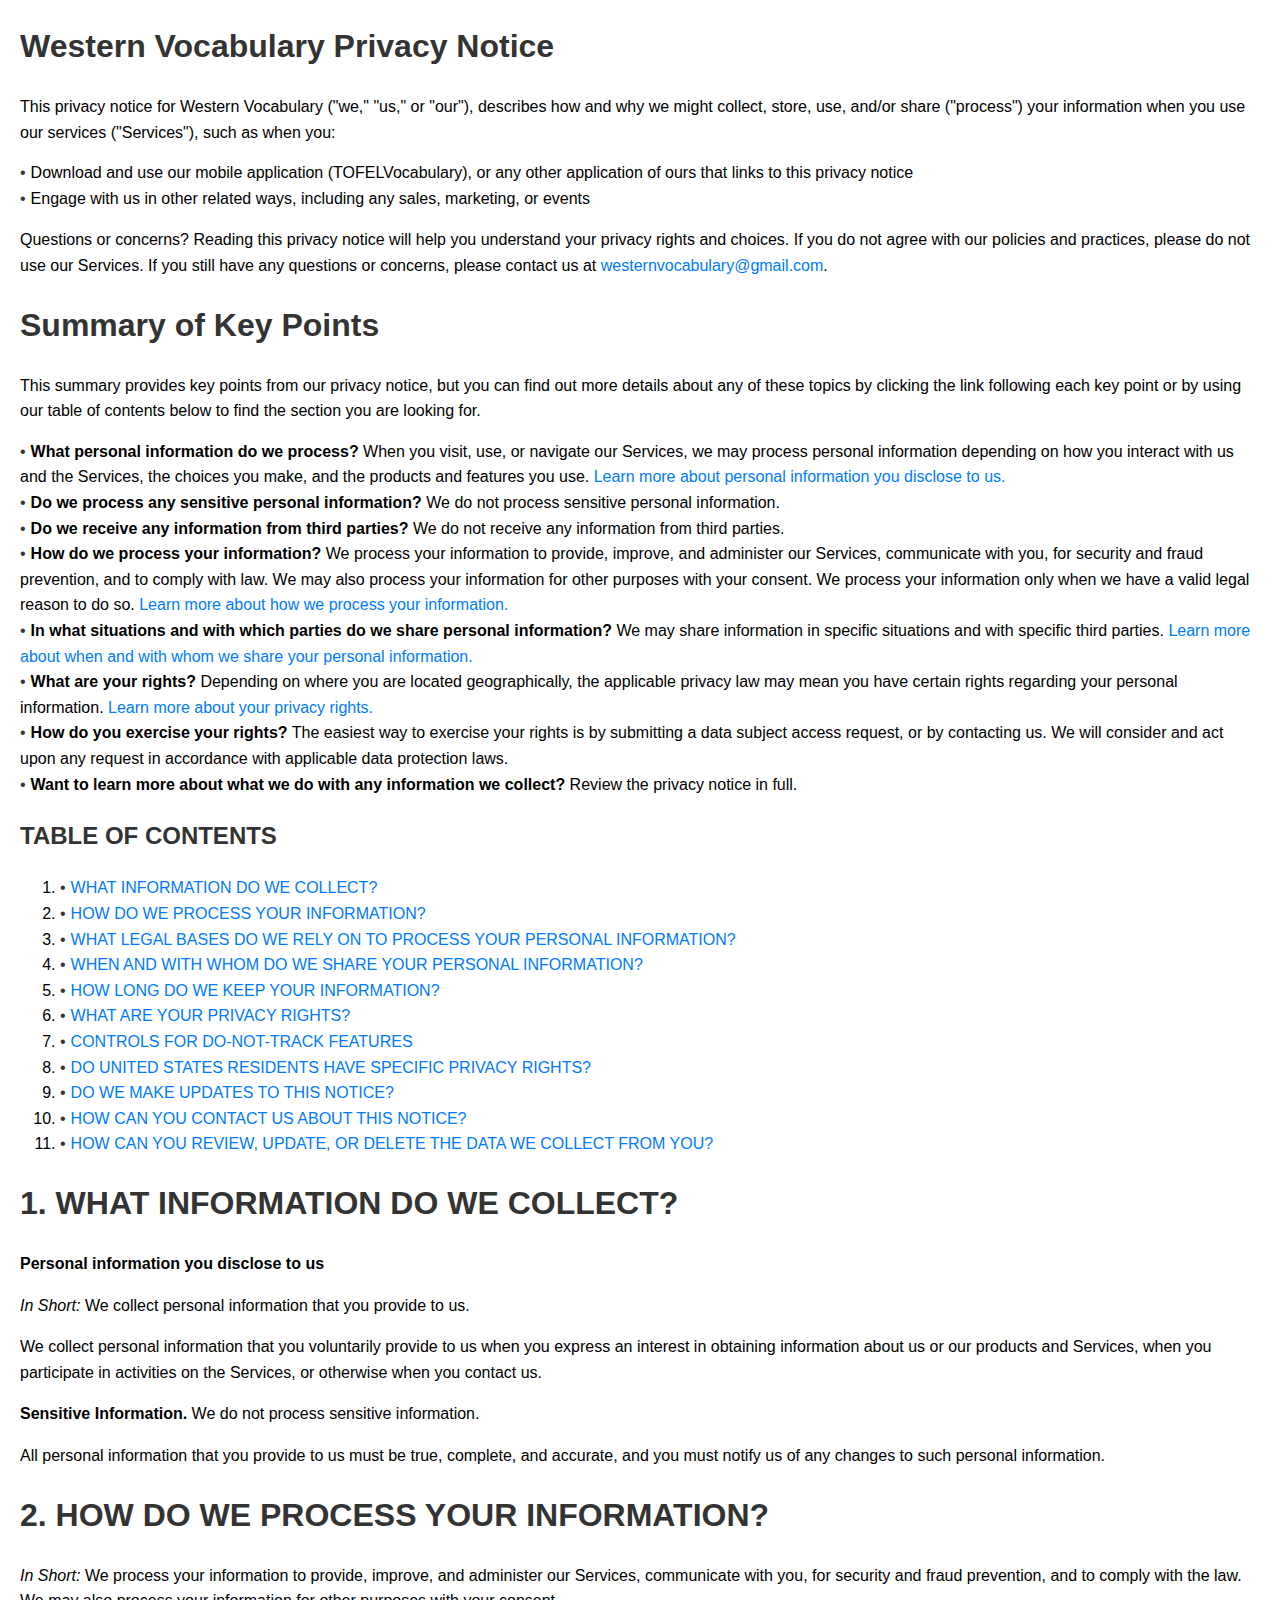
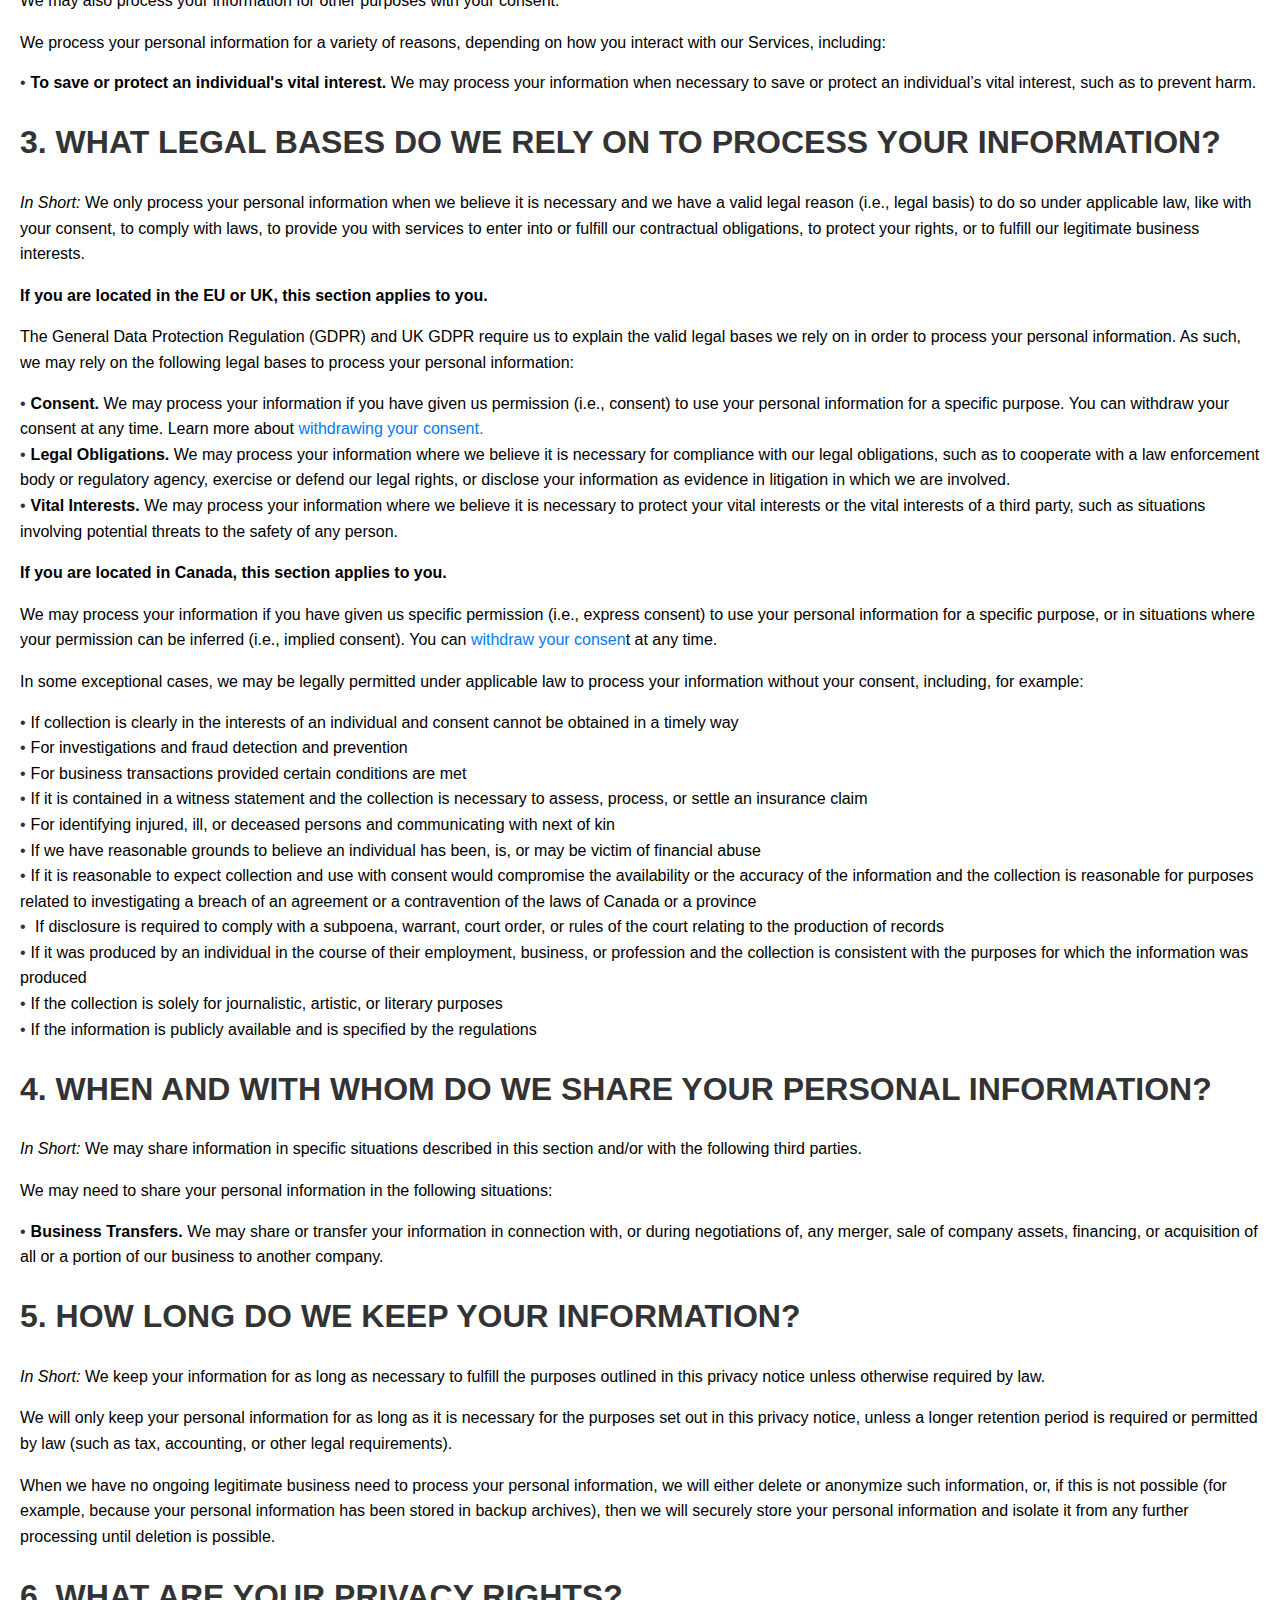
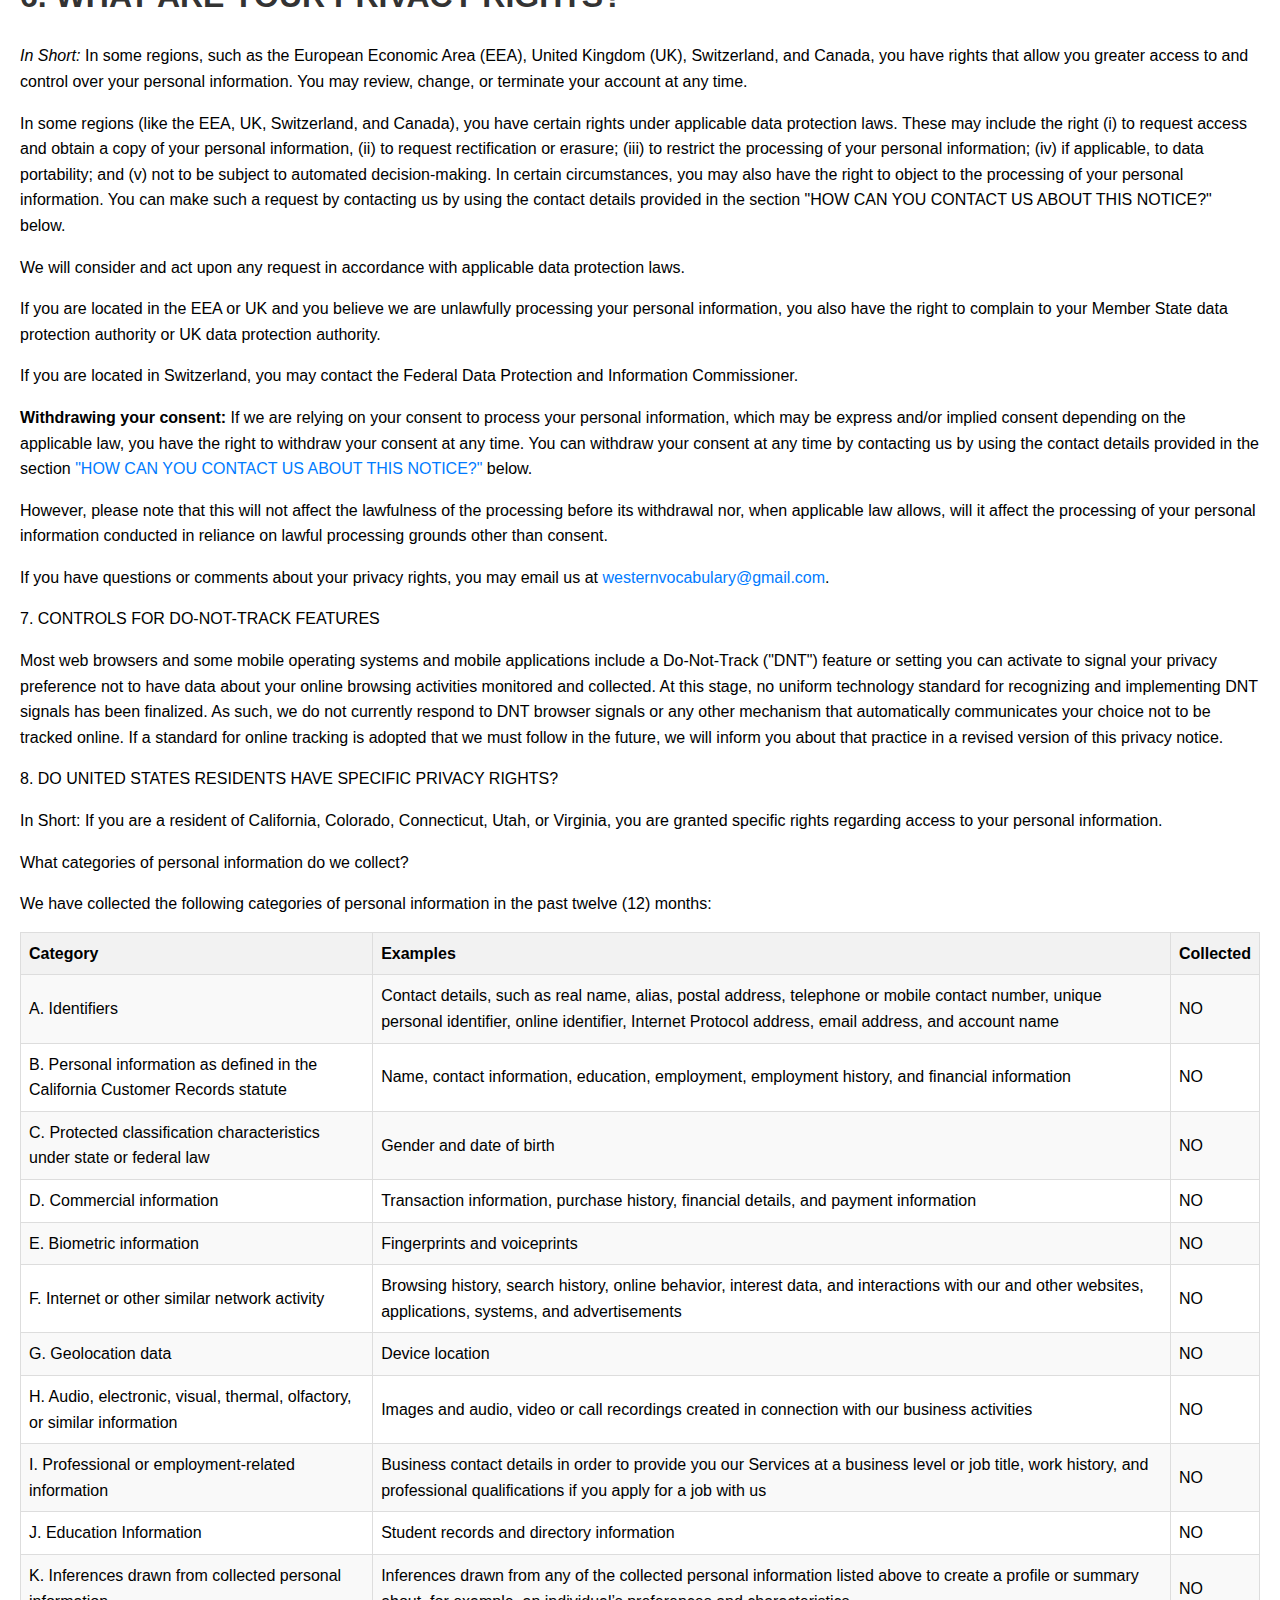
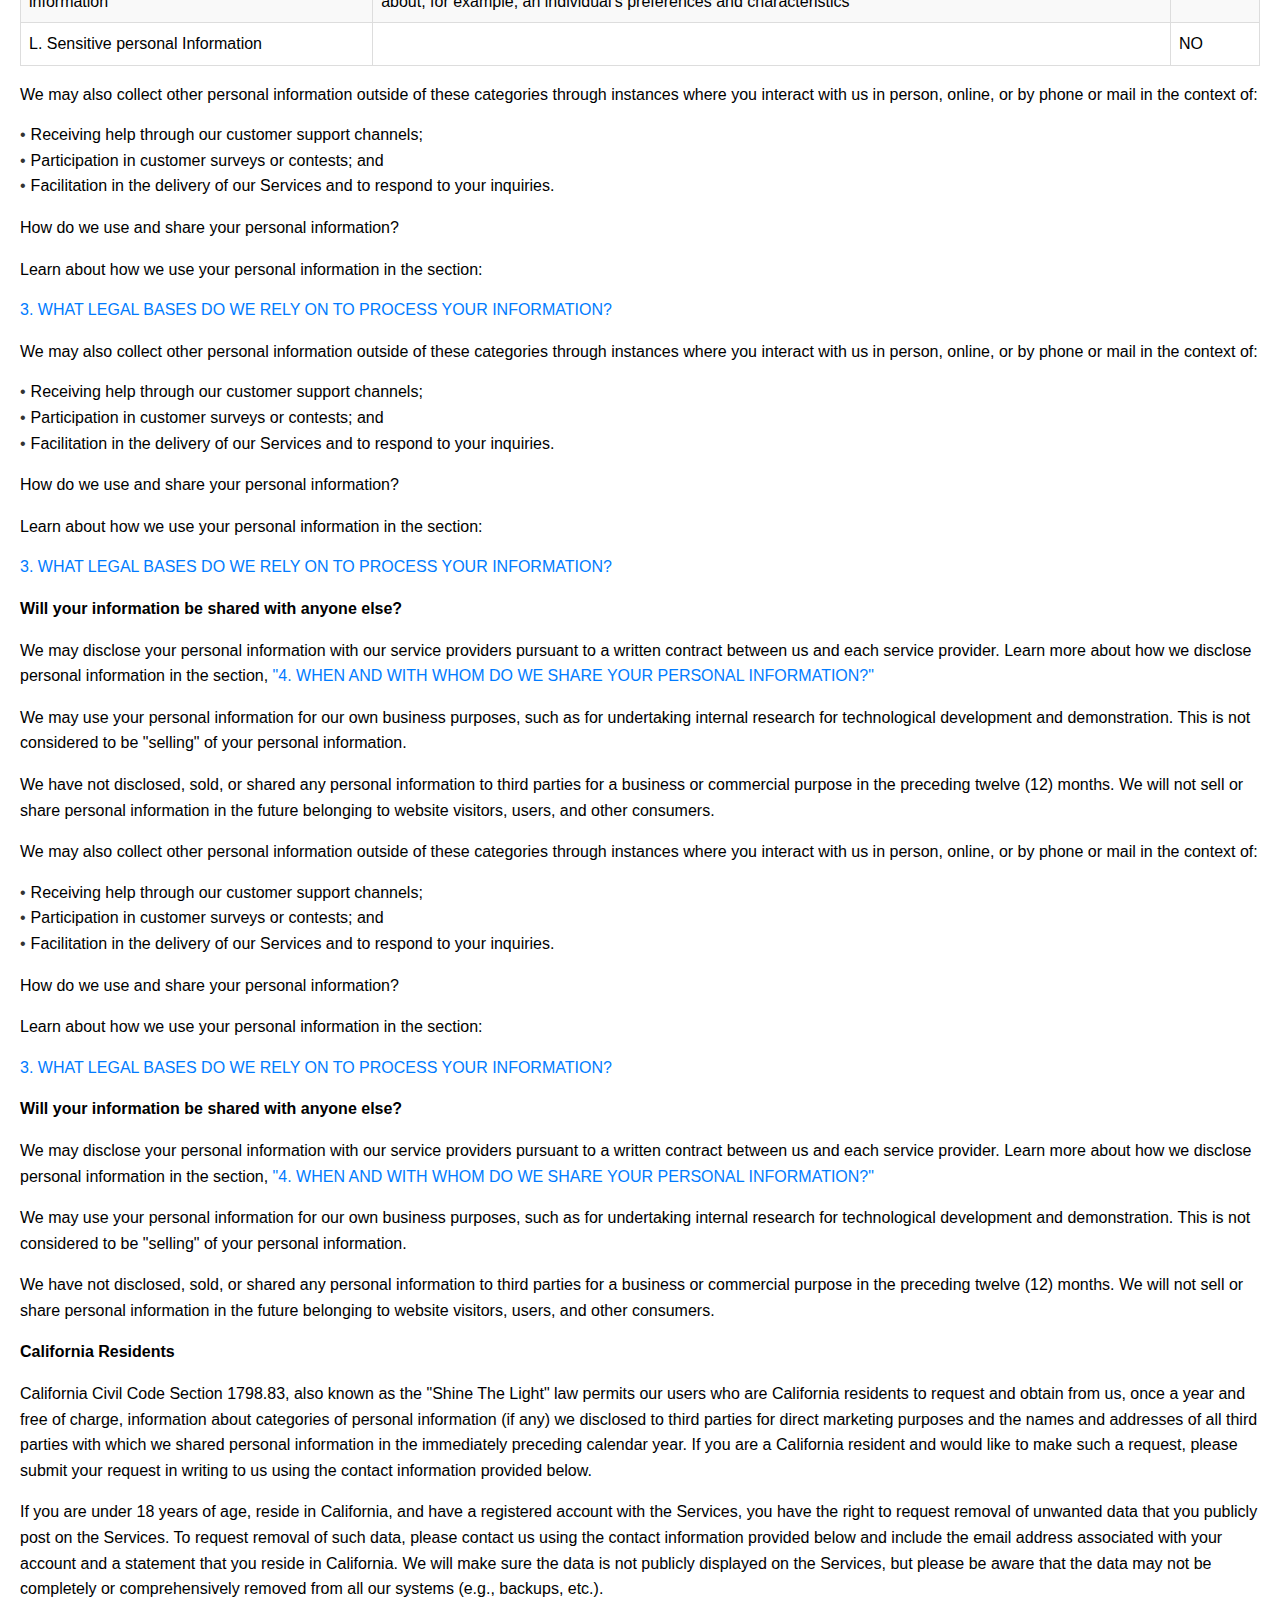
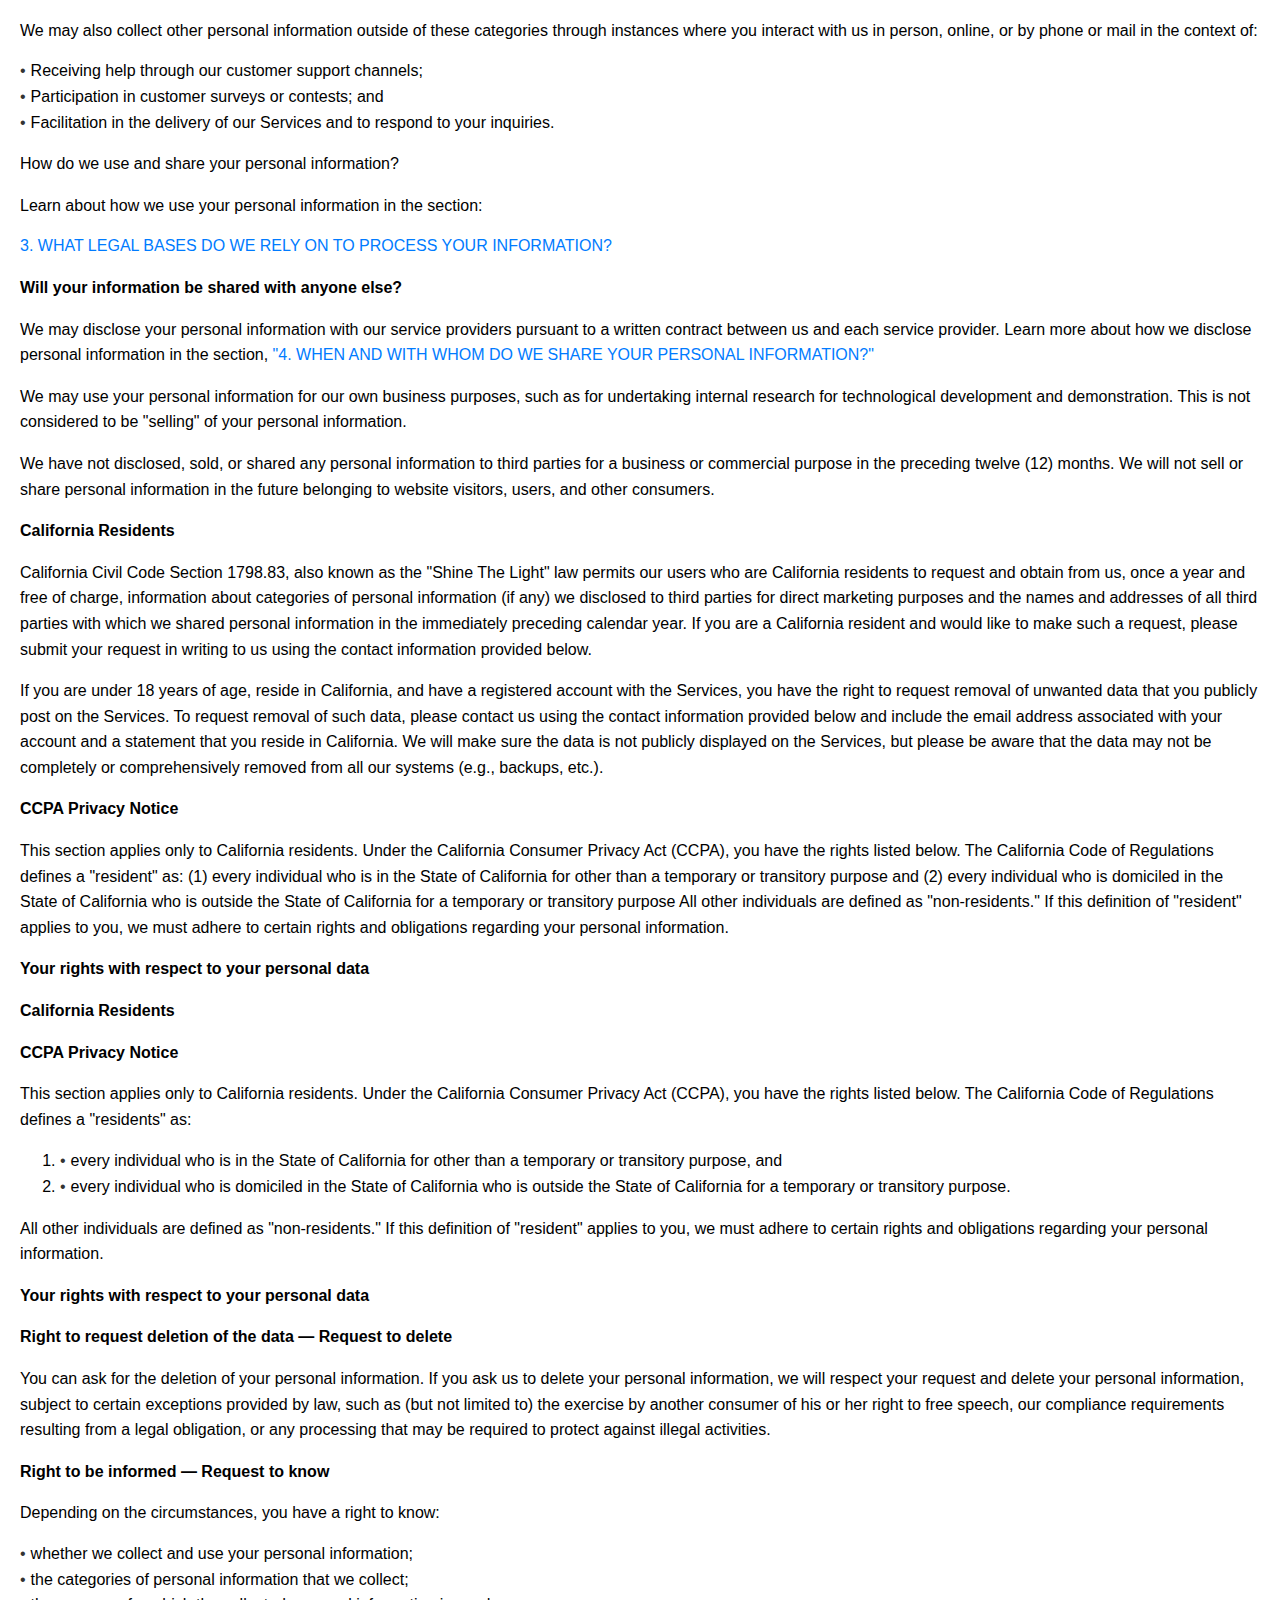
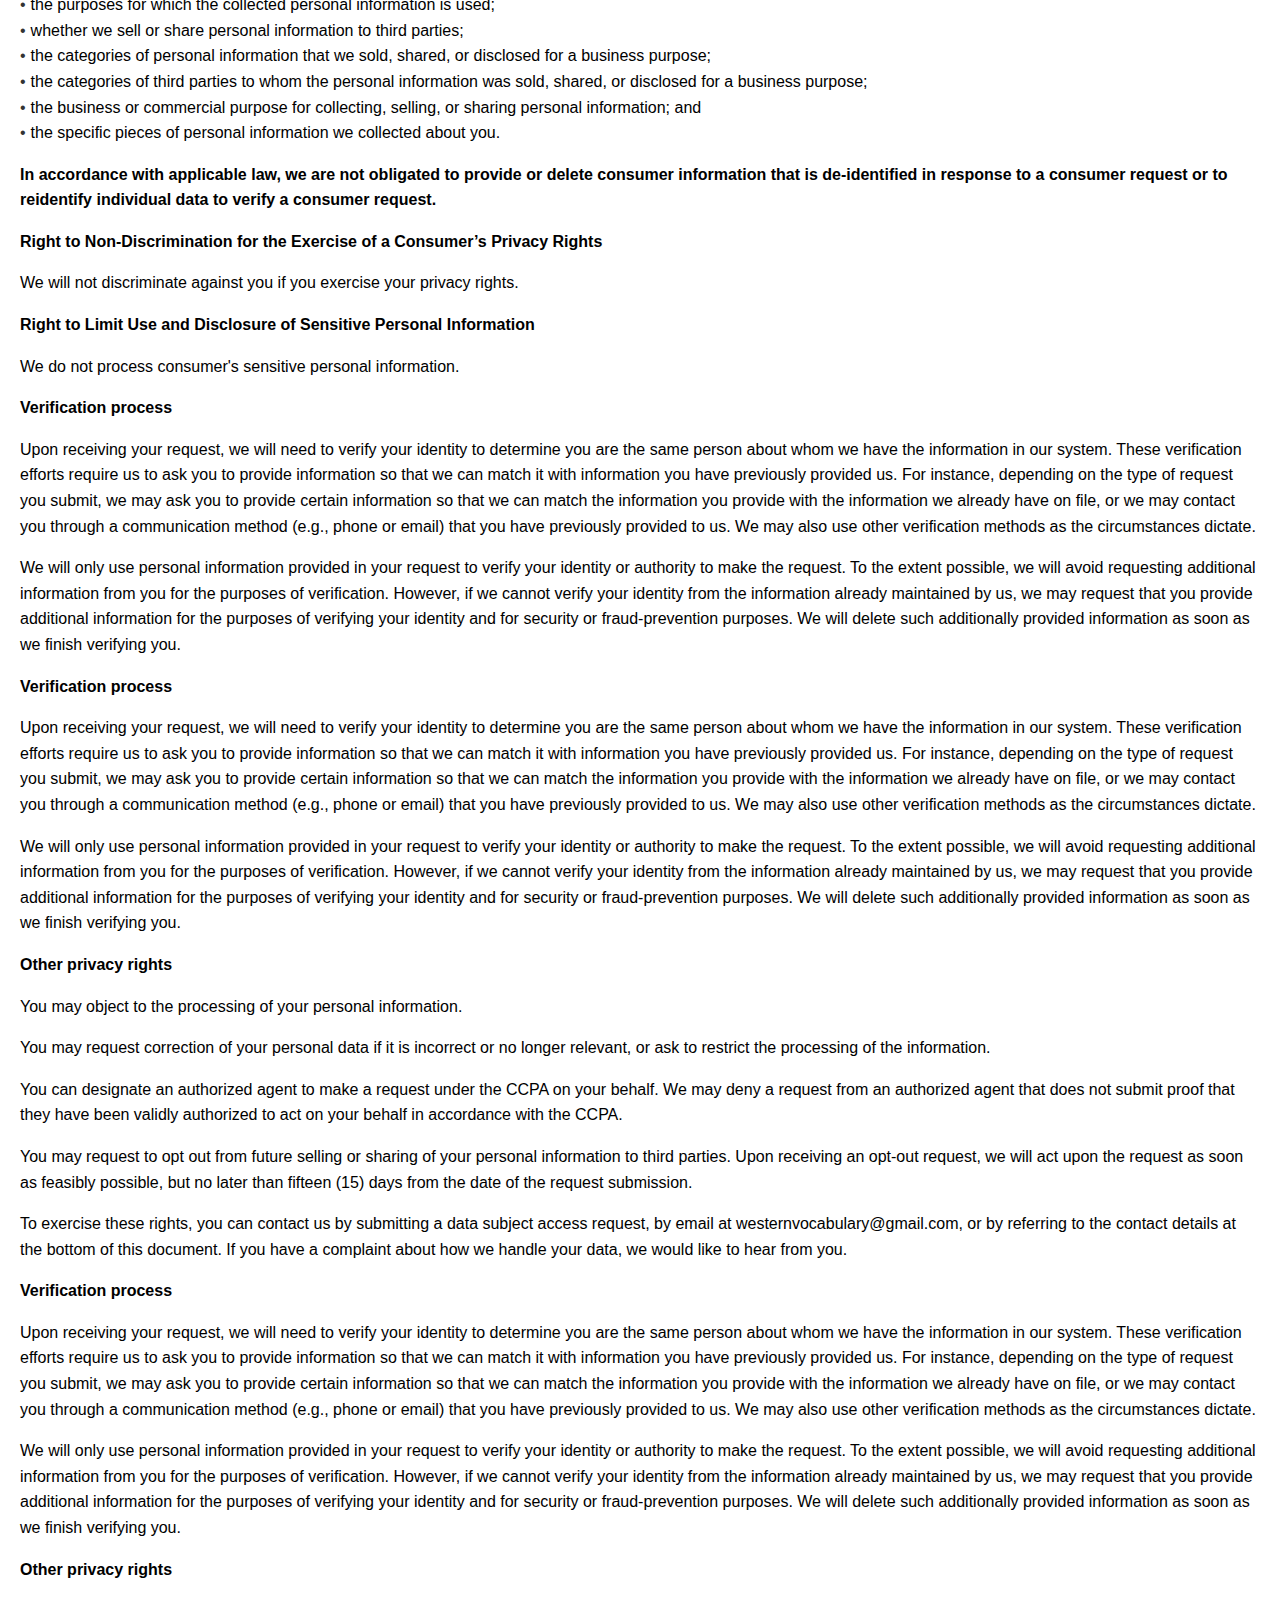
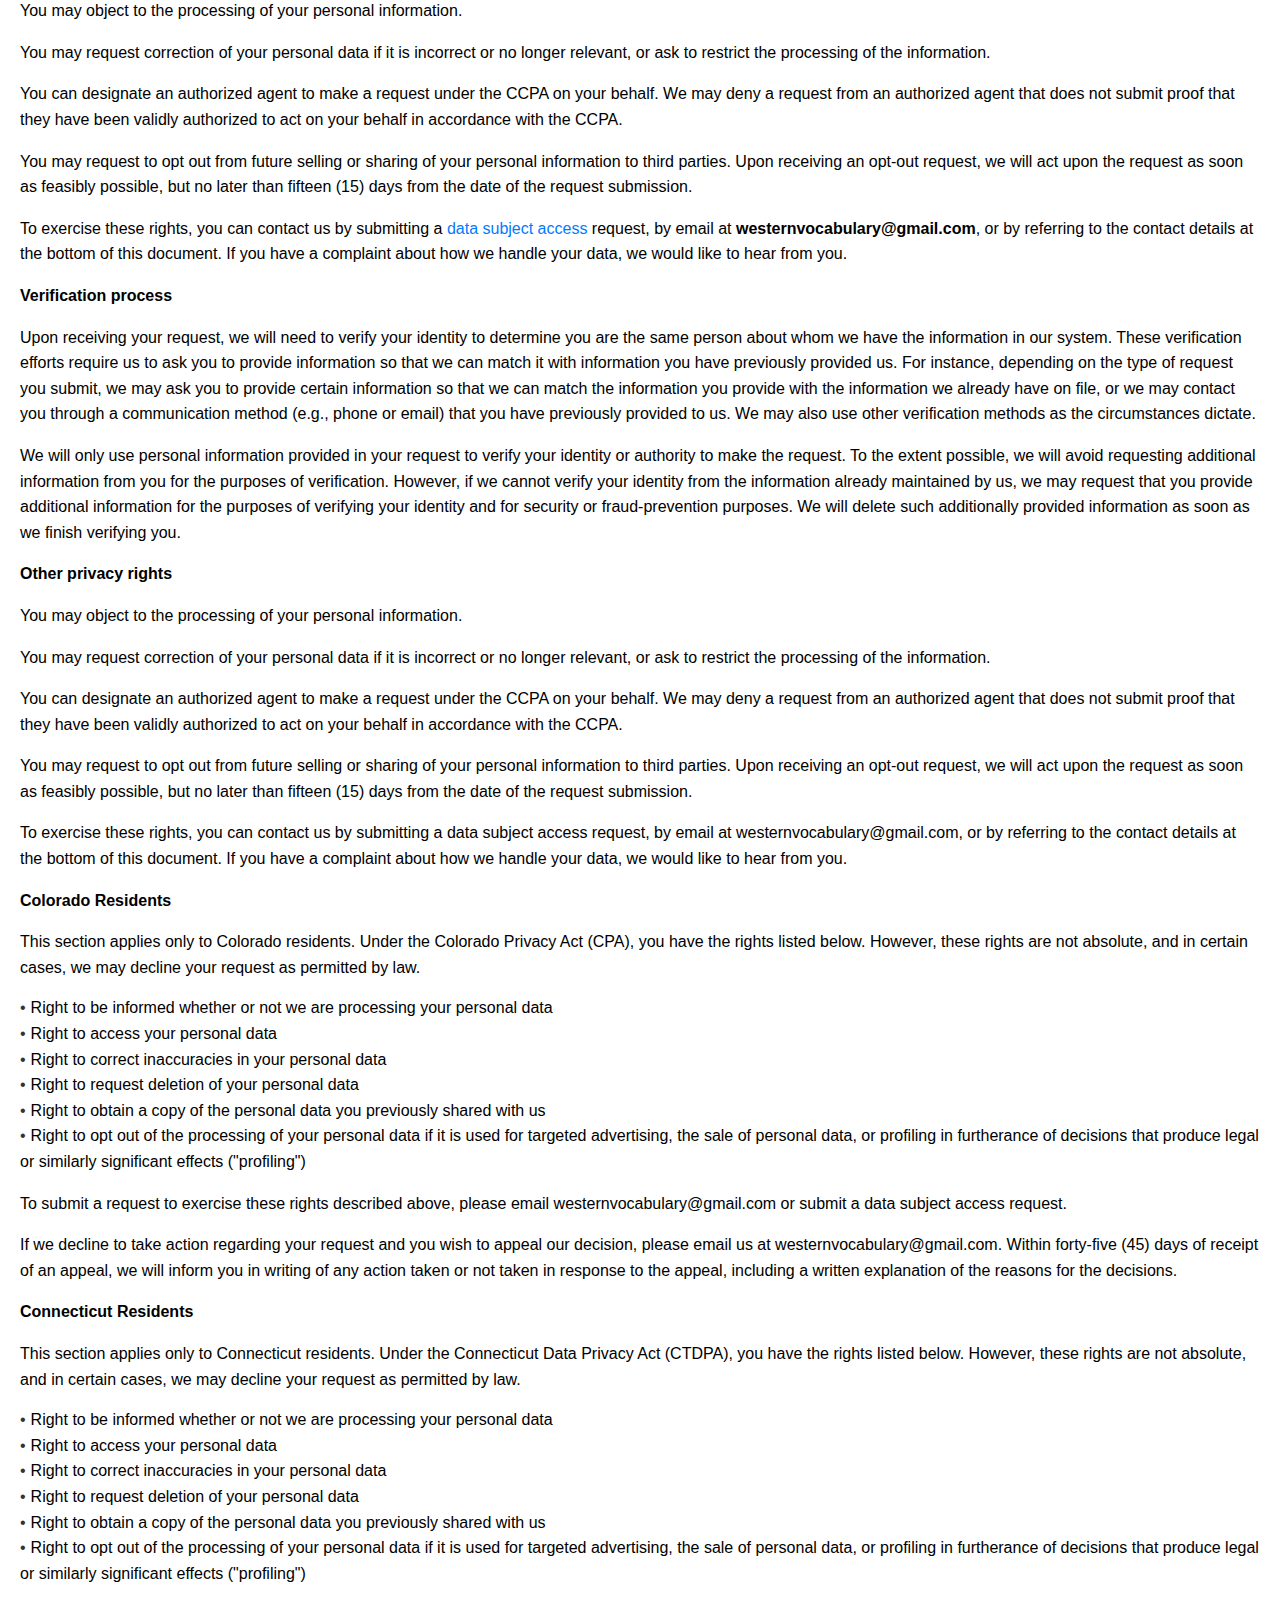
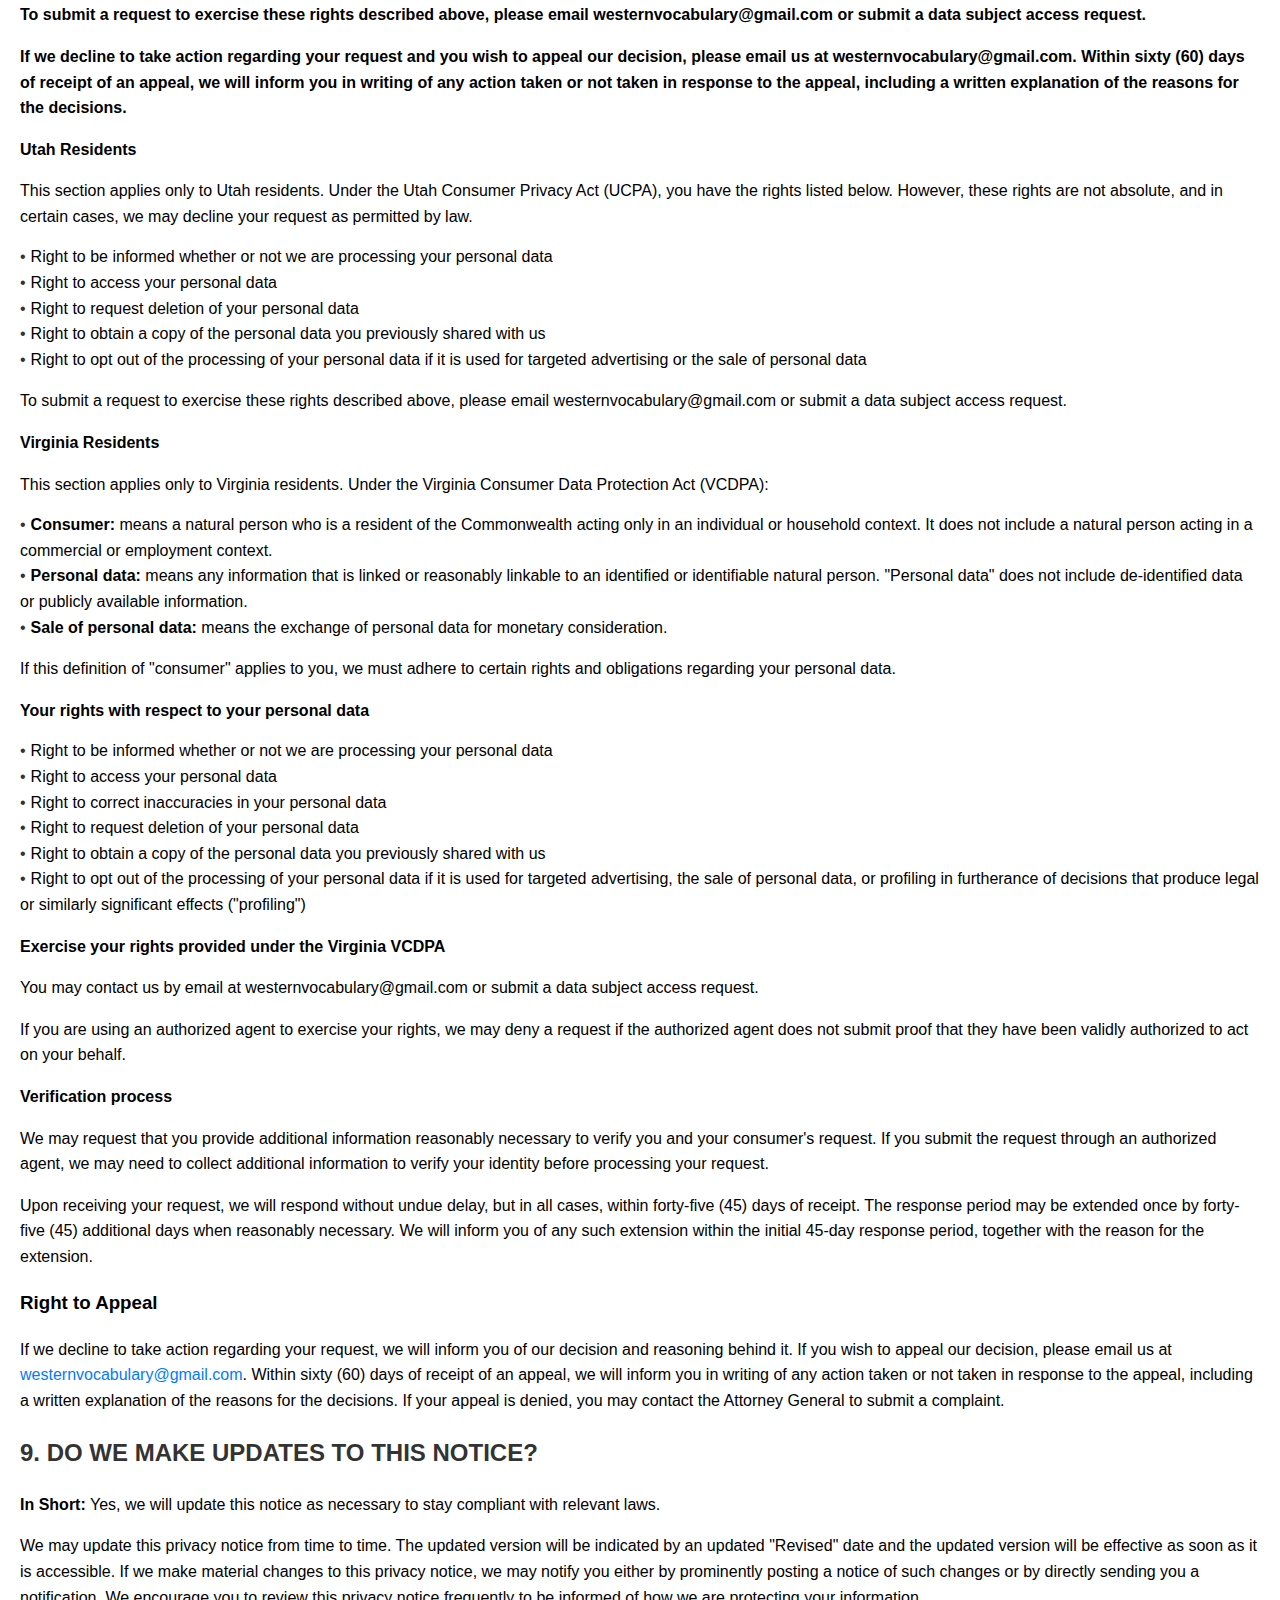
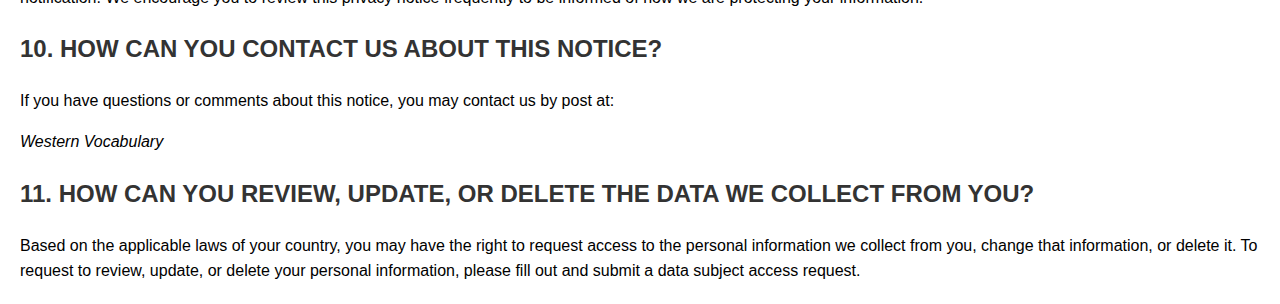
<file: privacy_tofel.html>
<!DOCTYPE html>
<html lang="en">

<head>
    <meta charset="UTF-8">
    <meta name="viewport" content="width=device-width, initial-scale=1.0">
    <title>Western Vocabulary Privacy Notice</title>
    <link rel="stylesheet" href="assets/css/privacy.css" />
</head>

<body>

    <h1>Western Vocabulary Privacy Notice</h1>

    <p>This privacy notice for Western Vocabulary ("we," "us," or "our"), describes how and why we might collect, store,
        use, and/or share ("process") your information when you use our services ("Services"), such as when you:</p>

    <ul>
        <li>Download and use our mobile application (TOFELVocabulary), or any other application of ours that links
            to this privacy notice</li>
        <li>Engage with us in other related ways, including any sales, marketing, or events</li>
    </ul>

    <p>Questions or concerns? Reading this privacy notice will help you understand your privacy rights and choices.
        If you do not agree with our policies and practices, please do not use our Services. If you still have any
        questions or concerns, please contact us at <a href="mailto:westernvocabulary@gmail.com">westernvocabulary@gmail.com</a>.</p>
        <h1>Summary of Key Points</h1>

        <p>This summary provides key points from our privacy notice, but you can find out more details about any of these
            topics by clicking the link following each key point or by using our table of contents below to find the
            section you are looking for.</p>
    
        <ul>
            <li><strong>What personal information do we process?</strong> When you visit, use, or navigate our Services,
                we may process personal information depending on how you interact with us and the Services, the choices
                you make, and the products and features you use. <a href="#">Learn more about personal information you
                    disclose to us.</a></li>
            <li><strong>Do we process any sensitive personal information?</strong> We do not process sensitive personal
                information.</li>
            <li><strong>Do we receive any information from third parties?</strong> We do not receive any information from
                third parties.</li>
            <li><strong>How do we process your information?</strong> We process your information to provide, improve, and
                administer our Services, communicate with you, for security and fraud prevention, and to comply with law.
                We may also process your information for other purposes with your consent. We process your information
                only when we have a valid legal reason to do so. <a href="#">Learn more about how we process your
                    information.</a></li>
            <li><strong>In what situations and with which parties do we share personal information?</strong> We may share
                information in specific situations and with specific third parties. <a href="#">Learn more about when and
                    with whom we share your personal information.</a></li>
            <li><strong>What are your rights?</strong> Depending on where you are located geographically, the applicable
                privacy law may mean you have certain rights regarding your personal information. <a href="#">Learn more
                    about your privacy rights.</a></li>
            <li><strong>How do you exercise your rights?</strong> The easiest way to exercise your rights is by submitting
                a data subject access request, or by contacting us. We will consider and act upon any request in
                accordance with applicable data protection laws.</li>
            <li><strong>Want to learn more about what we do with any information we collect?</strong> Review the privacy
                notice in full.</li>
        </ul>

        <h2>TABLE OF CONTENTS</h2>

  <ol>
    <li><a href="#section1">WHAT INFORMATION DO WE COLLECT?</a></li>
    <li><a href="#section2">HOW DO WE PROCESS YOUR INFORMATION?</a></li>
    <li><a href="#section3">WHAT LEGAL BASES DO WE RELY ON TO PROCESS YOUR PERSONAL INFORMATION?</a></li>
    <li><a href="#section4">WHEN AND WITH WHOM DO WE SHARE YOUR PERSONAL INFORMATION?</a></li>
    <li><a href="#section5">HOW LONG DO WE KEEP YOUR INFORMATION?</a></li>
    <li><a href="#section6">WHAT ARE YOUR PRIVACY RIGHTS?</a></li>
    <li><a href="#section7">CONTROLS FOR DO-NOT-TRACK FEATURES</a></li>
    <li><a href="#section8">DO UNITED STATES RESIDENTS HAVE SPECIFIC PRIVACY RIGHTS?</a></li>
    <li><a href="#section9">DO WE MAKE UPDATES TO THIS NOTICE?</a></li>
    <li><a href="#section10">HOW CAN YOU CONTACT US ABOUT THIS NOTICE?</a></li>
    <li><a href="#section11">HOW CAN YOU REVIEW, UPDATE, OR DELETE THE DATA WE COLLECT FROM YOU?</a></li>
  </ol>

  <!-- Placeholder for section content -->
  <div id="section1">
    <h1>1. WHAT INFORMATION DO WE COLLECT?</h1>

    <p><strong>Personal information you disclose to us</strong></p>
    <p><em>In Short:</em> We collect personal information that you provide to us.</p>
  
    <p>We collect personal information that you voluntarily provide to us when you express an interest in obtaining
      information about us or our products and Services, when you participate in activities on the Services, or
      otherwise when you contact us.</p>
  
    <p><strong>Sensitive Information.</strong> We do not process sensitive information.</p>
  
    <p>All personal information that you provide to us must be true, complete, and accurate, and you must notify us
      of any changes to such personal information.</p>
  </div>
  <div id="section2">
    <h1>2. HOW DO WE PROCESS YOUR INFORMATION?</h1>

    <p><em>In Short:</em> We process your information to provide, improve, and administer our Services, communicate
      with you, for security and fraud prevention, and to comply with the law. We may also process your information
      for other purposes with your consent.</p>
  
    <p>We process your personal information for a variety of reasons, depending on how you interact with our Services,
      including:</p>
  
    <ul>
      <li><strong>To save or protect an individual's vital interest.</strong> We may process your information when
        necessary to save or protect an individual’s vital interest, such as to prevent harm.</li>
    </ul>
  </div>
  <div id="section3">
    <h1>3. WHAT LEGAL BASES DO WE RELY ON TO PROCESS YOUR INFORMATION?</h1>

    <p><em>In Short:</em> We only process your personal information when we believe it is necessary and we have a valid
      legal reason (i.e., legal basis) to do so under applicable law, like with your consent, to comply with laws, to
      provide you with services to enter into or fulfill our contractual obligations, to protect your rights, or to
      fulfill our legitimate business interests.</p>
  
    <p><strong>If you are located in the EU or UK, this section applies to you.</strong></p>
  
    <p>The General Data Protection Regulation (GDPR) and UK GDPR require us to explain the valid legal bases we rely on in
      order to process your personal information. As such, we may rely on the following legal bases to process your
      personal information:</p>
  
    <ul>
      <li><strong>Consent.</strong> We may process your information if you have given us permission (i.e., consent) to use
        your personal information for a specific purpose. You can withdraw your consent at any time. Learn more about
        <a href="#">withdrawing your consent.</a> </li>
      <li><strong>Legal Obligations.</strong> We may process your information where we believe it is necessary for compliance
        with our legal obligations, such as to cooperate with a law enforcement body or regulatory agency, exercise or
        defend our legal rights, or disclose your information as evidence in litigation in which we are involved.</li>
      <li><strong>Vital Interests.</strong> We may process your information where we believe it is necessary to protect your
        vital interests or the vital interests of a third party, such as situations involving potential threats to the
        safety of any person.</li>
    </ul>
  
    <p><strong>If you are located in Canada, this section applies to you.</strong></p>
  
    <p>We may process your information if you have given us specific permission (i.e., express consent) to use your
      personal information for a specific purpose, or in situations where your permission can be inferred (i.e., implied
      consent). You can <a href="">withdraw your consen</a>t at any time.</p>
  
    <p>In some exceptional cases, we may be legally permitted under applicable law to process your information without
      your consent, including, for example:</p>
  
    <ul>
      <li>If collection is clearly in the interests of an individual and consent cannot be obtained in a timely way</li>
      <li>For investigations and fraud detection and prevention</li>
      <li>For business transactions provided certain conditions are met</li>
      <li>If it is contained in a witness statement and the collection is necessary to assess, process, or settle an insurance claim</li>
      <li>For identifying injured, ill, or deceased persons and communicating with next   of kin</li>
      <li>If we have reasonable grounds to believe an individual has been, is, or may be   victim of financial abuse</li>
      <li>If it is reasonable to expect collection and use with consent would compromise    the availability or the accuracy of the information and the collection is
        reasonable for purposes related to investigating a breach of an agreement or a         contravention of the laws of Canada or a province</li>
      <li>        If disclosure is required to comply with a subpoena, warrant, court order, or
        rules of the court relating to the production of records</li>
      <li>If it was produced by an individual in the course of their employment, business,
        or profession and the collection is consistent with the purposes for which the
        information was produced</li>
      <li>If the collection is solely for journalistic, artistic, or literary purposes</li>
      <li>If the information is publicly available and is specified by the regulations</li>      
    </ul>  

  </div>
  <div id="section4">
    <h1>4. WHEN AND WITH WHOM DO WE SHARE YOUR PERSONAL INFORMATION?</h1>

    <p><em>In Short:</em> We may share information in specific situations described in this section and/or with the
      following third parties.</p>
  
    <p>We may need to share your personal information in the following situations:</p>
  
    <ul>
      <li><strong>Business Transfers.</strong> We may share or transfer your information in connection with, or during
        negotiations of, any merger, sale of company assets, financing, or acquisition of all or a portion of our
        business to another company.</li>
      <!-- Add more list items as needed -->
    </ul>

  </div>
  <div id="section5">
    <h1>5. HOW LONG DO WE KEEP YOUR INFORMATION?</h1>

    <p><em>In Short:</em> We keep your information for as long as necessary to fulfill the purposes outlined in this
      privacy notice unless otherwise required by law.</p>
  
    <p>We will only keep your personal information for as long as it is necessary for the purposes set out in this
      privacy notice, unless a longer retention period is required or permitted by law (such as tax, accounting, or
      other legal requirements).</p>
  
    <p>When we have no ongoing legitimate business need to process your personal information, we will either delete or
      anonymize such information, or, if this is not possible (for example, because your personal information has been
      stored in backup archives), then we will securely store your personal information and isolate it from any further
      processing until deletion is possible.</p>
  </div>
  <div id="section6">
    <h1>6. WHAT ARE YOUR PRIVACY RIGHTS?</h1>

    <p><em>In Short:</em> In some regions, such as the European Economic Area (EEA), United Kingdom (UK), Switzerland,
      and Canada, you have rights that allow you greater access to and control over your personal information. You may
      review, change, or terminate your account at any time.</p>
  
    <p>In some regions (like the EEA, UK, Switzerland, and Canada), you have certain rights under applicable data
      protection laws. These may include the right (i) to request access and obtain a copy of your personal information,
      (ii) to request rectification or erasure; (iii) to restrict the processing of your personal information; (iv) if
      applicable, to data portability; and (v) not to be subject to automated decision-making. In certain circumstances,
      you may also have the right to object to the processing of your personal information. You can make such a request by
      contacting us by using the contact details provided in the section "HOW CAN YOU CONTACT US ABOUT THIS NOTICE?" below.
    </p>
    <p>We will consider and act upon any request in accordance with applicable data protection laws.</p>

  <p>If you are located in the EEA or UK and you believe we are unlawfully processing your personal information, you also
    have the right to complain to your Member State data protection authority or UK data protection authority.</p>

  <p>If you are located in Switzerland, you may contact the Federal Data Protection and Information Commissioner.</p>

  <p><strong>Withdrawing your consent:</strong> If we are relying on your consent to process your personal information,
    which may be express and/or implied consent depending on the applicable law, you have the right to withdraw your
    consent at any time. You can withdraw your consent at any time by contacting us by using the contact details 
    provided in the section <a>"HOW CAN YOU CONTACT US ABOUT THIS NOTICE?"</a> 
    below.</p>
    <p>However, please note that this will not affect the lawfulness of the processing before its withdrawal nor, when
        applicable law allows, will it affect the processing of your personal information conducted in reliance on lawful
        processing grounds other than consent.</p>
    
      <p>If you have questions or comments about your privacy rights, you may email us at <a href="mailto:westernvocabulary@gmail.com">
          westernvocabulary@gmail.com</a>.</p>
  </div>
  <div id="section7">

  <p>7. CONTROLS FOR DO-NOT-TRACK FEATURES</p>

  <p>Most web browsers and some mobile operating systems and mobile applications include a Do-Not-Track ("DNT")
    feature or setting you can activate to signal your privacy preference not to have data about your online browsing
    activities monitored and collected. At this stage, no uniform technology standard for recognizing and implementing
    DNT signals has been finalized. As such, we do not currently respond to DNT browser signals or any other mechanism
    that automatically communicates your choice not to be tracked online. If a standard for online tracking is adopted
    that we must follow in the future, we will inform you about that practice in a revised version of this privacy
    notice.</p>
  </div>
  <div id="section8">
    <p>8. DO UNITED STATES RESIDENTS HAVE SPECIFIC PRIVACY RIGHTS?</p>

    <p>In Short: If you are a resident of California, Colorado, Connecticut, Utah, or Virginia, you are granted specific
      rights regarding access to your personal information.</p>
  
    <p>What categories of personal information do we collect?</p>
  
    <p>We have collected the following categories of personal information in the past twelve (12) months:</p>
    <table border="1">
        <tr>
          <th>Category</th>
          <th>Examples</th>
          <th>Collected</th>
        </tr>
        <tr>
            <td>A. Identifiers</td>
            <td>Contact details, such as real name, alias, postal address, telephone or mobile contact number, unique personal
              identifier, online identifier, Internet Protocol address, email address, and account name</td>
            <td>NO</td>
          </tr>
          <tr>
            <td>B. Personal information as defined in the California Customer Records statute</td>
            <td>Name, contact information, education, employment, employment history, and financial information</td>
            <td>NO</td>
          </tr>
          <tr>
            <td>C. Protected classification characteristics under state or federal law</td>
            <td>Gender and date of birth</td>
            <td>NO</td>
          </tr>
          <tr>
            <td>D. Commercial information</td>
            <td>Transaction information, purchase history, financial details, and payment information</td>
            <td>NO</td>
          </tr>
          <tr>
            <td>E. Biometric information</td>
            <td>Fingerprints and voiceprints</td>
            <td>NO</td>
          </tr>
          <tr>
            <td>F. Internet or other similar network activity</td>
            <td>Browsing history, search history, online behavior, interest data, and interactions with our and other websites,
              applications, systems, and advertisements</td>
            <td>NO</td>
          </tr>
          <tr>
            <td>G. Geolocation data</td>
            <td>Device location</td>
            <td>NO</td>
          </tr>
          <tr>
            <td>H. Audio, electronic, visual, thermal, olfactory, or similar information</td>
            <td>Images and audio, video or call recordings created in connection with our business activities</td>
            <td>NO</td>
          </tr>
          <tr>
            <td>I. Professional or employment-related information</td>
            <td>Business contact details in order to provide you our Services at a business level or job title, work history, and
              professional qualifications if you apply for a job with us</td>
            <td>NO</td>
          </tr>
          <tr>
            <td>J. Education Information</td>
            <td>Student records and directory information</td>
            <td>NO</td>
          </tr>
          <tr>
            <td>K. Inferences drawn from collected personal information</td>
            <td>Inferences drawn from any of the collected personal information listed above to create a profile or summary
              about, for example, an individual’s preferences and characteristics</td>
            <td>NO</td>
          </tr>
          <tr>
            <td>L. Sensitive personal Information</td>
            <td></td>
            <td>NO</td>
          </tr>
      </table>
      <p>We may also collect other personal information outside of these categories through instances where you interact with
        us in person, online, or by phone or mail in the context of:</p>
    
      <ul>
        <li>Receiving help through our customer support channels;</li>
        <li>Participation in customer surveys or contests; and</li>
        <li>Facilitation in the delivery of our Services and to respond to your inquiries.</li>
      </ul>
    
      <p>How do we use and share your personal information?</p>
      <p>Learn about how we use your personal information in the section:</p>
      <a href="#section3">3. WHAT LEGAL BASES DO WE RELY ON TO PROCESS YOUR INFORMATION?</a>
      <p>We may also collect other personal information outside of these categories through instances where you interact with
        us in person, online, or by phone or mail in the context of:</p>
    
      <ul>
        <li>Receiving help through our customer support channels;</li>
        <li>Participation in customer surveys or contests; and</li>
        <li>Facilitation in the delivery of our Services and to respond to your inquiries.</li>
      </ul>
    
      <p>How do we use and share your personal information?</p>
      <p>Learn about how we use your personal information in the section:</p>
      <a href="#section3">3. WHAT LEGAL BASES DO WE RELY ON TO PROCESS YOUR INFORMATION?</a>
    
      <p><strong>Will your information be shared with anyone else?</strong></p>
      <p>We may disclose your personal information with our service providers pursuant to a written contract between us and each service provider. Learn more about how we disclose personal information in the section,
        <a href="#section4">"4. WHEN AND WITH WHOM DO WE SHARE YOUR PERSONAL INFORMATION?"</a></p>
    
      <p>We may use your personal information for our own business purposes, such as for undertaking internal research for technological development and demonstration. This is not considered to be "selling" of your personal information.</p>
      <p>We have not disclosed, sold, or shared any personal information to third parties for a business or commercial purpose in the preceding twelve (12) months. We will not sell or share personal information in the future belonging to website visitors, users, and other consumers.</p>
      <p>We may also collect other personal information outside of these categories through instances where you interact with
        us in person, online, or by phone or mail in the context of:</p>
    
      <ul>
        <li>Receiving help through our customer support channels;</li>
        <li>Participation in customer surveys or contests; and</li>
        <li>Facilitation in the delivery of our Services and to respond to your inquiries.</li>
      </ul>
    
      <p>How do we use and share your personal information?</p>
      <p>Learn about how we use your personal information in the section:</p>
      <a href="#section3">3. WHAT LEGAL BASES DO WE RELY ON TO PROCESS YOUR INFORMATION?</a>
    
      <p><strong>Will your information be shared with anyone else?</strong></p>
      <p>We may disclose your personal information with our service providers pursuant to a written contract between us and each service provider. Learn more about how we disclose personal information in the section,
        <a href="#section4">"4. WHEN AND WITH WHOM DO WE SHARE YOUR PERSONAL INFORMATION?"</a></p>
    
      <p>We may use your personal information for our own business purposes, such as for undertaking internal research for technological development and demonstration. This is not considered to be "selling" of your personal information.</p>
      <p>We have not disclosed, sold, or shared any personal information to third parties for a business or commercial purpose in the preceding twelve (12) months. We will not sell or share personal information in the future belonging to website visitors, users, and other consumers.</p>
    
      <p><strong>California Residents</strong></p>
      <p>California Civil Code Section 1798.83, also known as the "Shine The Light" law permits our users who are California residents to request and obtain from us, once a year and free of charge, information about categories of personal information (if any) we disclosed to third parties for direct marketing purposes and the names and addresses of all third parties with which we shared personal information in the immediately preceding calendar year. If you are a California resident and would like to make such a request, please submit your request in writing to us using the contact information provided below.</p>
      <p>If you are under 18 years of age, reside in California, and have a registered account with the Services, you have the right to request removal of unwanted data that you publicly post on the Services. To request removal of such data, please contact us using the contact information provided below and include the email address associated with your account and a statement that you reside in California. We will make sure the data is not publicly displayed on the Services, but please be aware that the data may not be completely or comprehensively removed from all our systems (e.g., backups, etc.).</p>
      <p>We may also collect other personal information outside of these categories through instances where you interact with
        us in person, online, or by phone or mail in the context of:</p>
    
      <ul>
        <li>Receiving help through our customer support channels;</li>
        <li>Participation in customer surveys or contests; and</li>
        <li>Facilitation in the delivery of our Services and to respond to your inquiries.</li>
      </ul>
    
      <p>How do we use and share your personal information?</p>
      <p>Learn about how we use your personal information in the section:</p>
      <a href="#section3">3. WHAT LEGAL BASES DO WE RELY ON TO PROCESS YOUR INFORMATION?</a>
    
      <p><strong>Will your information be shared with anyone else?</strong></p>
      <p>We may disclose your personal information with our service providers pursuant to a written contract between us and each service provider. Learn more about how we disclose personal information in the section,
        <a href="#section4">"4. WHEN AND WITH WHOM DO WE SHARE YOUR PERSONAL INFORMATION?"</a></p>
    
      <p>We may use your personal information for our own business purposes, such as for undertaking internal research for technological development and demonstration. This is not considered to be "selling" of your personal information.</p>
      <p>We have not disclosed, sold, or shared any personal information to third parties for a business or commercial purpose in the preceding twelve (12) months. We will not sell or share personal information in the future belonging to website visitors, users, and other consumers.</p>
    
      <p><strong>California Residents</strong></p>
      <p>California Civil Code Section 1798.83, also known as the "Shine The Light" law permits our users who are California residents to request and obtain from us, once a year and free of charge, information about categories of personal information (if any) we disclosed to third parties for direct marketing purposes and the names and addresses of all third parties with which we shared personal information in the immediately preceding calendar year. If you are a California resident and would like to make such a request, please submit your request in writing to us using the contact information provided below.</p>
      <p>If you are under 18 years of age, reside in California, and have a registered account with the Services, you have the right to request removal of unwanted data that you publicly post on the Services. To request removal of such data, please contact us using the contact information provided below and include the email address associated with your account and a statement that you reside in California. We will make sure the data is not publicly displayed on the Services, but please be aware that the data may not be completely or comprehensively removed from all our systems (e.g., backups, etc.).</p>
    
      <p><strong>CCPA Privacy Notice</strong></p>
      <p>This section applies only to California residents. Under the California Consumer Privacy Act (CCPA), you have the rights listed below.
        The California Code of Regulations defines a "resident" as:
        (1) every individual who is in the State of California for other than a temporary or transitory purpose and
        (2) every individual who is domiciled in the State of California who is outside the State of California for a temporary or transitory purpose
        All other individuals are defined as "non-residents."
        If this definition of "resident" applies to you, we must adhere to certain rights and obligations regarding your personal information.</p>
    
      <p><strong>Your rights with respect to your personal data</strong></p>
      <p><strong>California Residents</strong></p>
      <p><strong>CCPA Privacy Notice</strong></p>
      <p>This section applies only to California residents. Under the California Consumer Privacy Act (CCPA), you have the rights listed below. The California Code of Regulations defines a "residents" as:</p>
      <ol>
        <li>every individual who is in the State of California for other than a temporary or transitory purpose, and</li>
        <li>every individual who is domiciled in the State of California who is outside the State of California for a temporary or transitory purpose.</li>
      </ol>
      <p>All other individuals are defined as "non-residents." If this definition of "resident" applies to you, we must adhere to certain rights and obligations regarding your personal information.</p>
    
      <p><strong>Your rights with respect to your personal data</strong></p>
    
      <p><strong>Right to request deletion of the data — Request to delete</strong></p>
      <p>You can ask for the deletion of your personal information. If you ask us to delete your personal information, we will respect your request and delete your personal information, subject to certain exceptions provided by law, such as (but not limited to) the exercise by another consumer of his or her right to free speech, our compliance requirements resulting from a legal obligation, or any processing that may be required to protect against illegal activities.</p>
    
      <p><strong>Right to be informed — Request to know</strong></p>
      <p>Depending on the circumstances, you have a right to know:</p>
      <ul>
        <li>whether we collect and use your personal information;</li>
        <li>the categories of personal information that we collect;</li>
        <li>the purposes for which the collected personal information is used;</li>
        <li>whether we sell or share personal information to third parties;</li>
        <li>the categories of personal information that we sold, shared, or disclosed for a business purpose;</li>
        <li>the categories of third parties to whom the personal information was sold, shared, or disclosed for a business purpose;</li>
        <li>the business or commercial purpose for collecting, selling, or sharing personal information; and</li>
        <li>the specific pieces of personal information we collected about you.</li>
      </ul>
      <p><strong>In accordance with applicable law, we are not obligated to provide or delete consumer information that is de-identified in response to a consumer request or to reidentify individual data to verify a consumer request.</strong></p>

      <p><strong>Right to Non-Discrimination for the Exercise of a Consumer’s Privacy Rights</strong></p>
      <p>We will not discriminate against you if you exercise your privacy rights.</p>
    
      <p><strong>Right to Limit Use and Disclosure of Sensitive Personal Information</strong></p>
      <p>We do not process consumer's sensitive personal information.</p>
    
      <p><strong>Verification process</strong></p>
      <p>Upon receiving your request, we will need to verify your identity to determine you are the same person about whom we have the information in our system. These verification efforts require us to ask you to provide information so that we can match it with information you have previously provided us. For instance, depending on the type of request you submit, we may ask you to provide certain information so that we can match the information you provide with the information we already have on file, or we may contact you through a communication method (e.g., phone or email) that you have previously provided to us. We may also use other verification methods as the circumstances dictate.</p>
    
      <p>We will only use personal information provided in your request to verify your identity or authority to make the request. To the extent possible, we will avoid requesting additional information from you for the purposes of verification. However, if we cannot verify your identity from the information already maintained by us, we may request that you provide additional information for the purposes of verifying your identity and for security or fraud-prevention purposes. We will delete such additionally provided information as soon as we finish verifying you.</p>
     <p><strong>Verification process</strong></p>
  <p>Upon receiving your request, we will need to verify your identity to determine you are the same person about whom we have the information in our system. These verification efforts require us to ask you to provide information so that we can match it with information you have previously provided us. For instance, depending on the type of request you submit, we may ask you to provide certain information so that we can match the information you provide with the information we already have on file, or we may contact you through a communication method (e.g., phone or email) that you have previously provided to us. We may also use other verification methods as the circumstances dictate.</p>

  <p>We will only use personal information provided in your request to verify your identity or authority to make the request. To the extent possible, we will avoid requesting additional information from you for the purposes of verification. However, if we cannot verify your identity from the information already maintained by us, we may request that you provide additional information for the purposes of verifying your identity and for security or fraud-prevention purposes. We will delete such additionally provided information as soon as we finish verifying you.</p>

  <p><strong>Other privacy rights</strong></p>
  <p>You may object to the processing of your personal information.</p>
  <p>You may request correction of your personal data if it is incorrect or no longer relevant, or ask to restrict the processing of the information.</p>
  <p>You can designate an authorized agent to make a request under the CCPA on your behalf. We may deny a request from an authorized agent that does not submit proof that they have been validly authorized to act on your behalf in accordance with the CCPA.</p>
  <p>You may request to opt out from future selling or sharing of your personal information to third parties. Upon receiving an opt-out request, we will act upon the request as soon as feasibly possible, but no later than fifteen (15) days from the date of the request submission.</p>
  <p>To exercise these rights, you can contact us by submitting a data subject access request, by email at westernvocabulary@gmail.com, or by referring to the contact details at the bottom of this document. If you have a complaint about how we handle your data, we would like to hear from you.</p>
  <p><strong>Verification process</strong></p>
  <p>Upon receiving your request, we will need to verify your identity to determine you are the same person about whom we have the information in our system. These verification efforts require us to ask you to provide information so that we can match it with information you have previously provided us. For instance, depending on the type of request you submit, we may ask you to provide certain information so that we can match the information you provide with the information we already have on file, or we may contact you through a communication method (e.g., phone or email) that you have previously provided to us. We may also use other verification methods as the circumstances dictate.</p>

  <p>We will only use personal information provided in your request to verify your identity or authority to make the request. To the extent possible, we will avoid requesting additional information from you for the purposes of verification. However, if we cannot verify your identity from the information already maintained by us, we may request that you provide additional information for the purposes of verifying your identity and for security or fraud-prevention purposes. We will delete such additionally provided information as soon as we finish verifying you.</p>

  <p><strong>Other privacy rights</strong></p>
  <p>You may object to the processing of your personal information.</p>
  <p>You may request correction of your personal data if it is incorrect or no longer relevant, or ask to restrict the processing of the information.</p>
  <p>You can designate an authorized agent to make a request under the CCPA on your behalf. We may deny a request from an authorized agent that does not submit proof that they have been validly authorized to act on your behalf in accordance with the CCPA.</p>
  <p>You may request to opt out from future selling or sharing of your personal information to third parties. Upon receiving an opt-out request, we will act upon the request as soon as feasibly possible, but no later than fifteen (15) days from the date of the request submission.</p>
  <p>To exercise these rights, you can contact us by submitting a <a>data subject access</a> request, by email at <b>westernvocabulary@gmail.com</b>, or by referring to the contact details at the bottom of this document. If you have a complaint about how we handle your data, we would like to hear from you.</p>

  <p><strong>Verification process</strong></p>
  <p>Upon receiving your request, we will need to verify your identity to determine you are the same person about whom we have the information in our system. These verification efforts require us to ask you to provide information so that we can match it with information you have previously provided us. For instance, depending on the type of request you submit, we may ask you to provide certain information so that we can match the information you provide with the information we already have on file, or we may contact you through a communication method (e.g., phone or email) that you have previously provided to us. We may also use other verification methods as the circumstances dictate.</p>

  <p>We will only use personal information provided in your request to verify your identity or authority to make the request. To the extent possible, we will avoid requesting additional information from you for the purposes of verification. However, if we cannot verify your identity from the information already maintained by us, we may request that you provide additional information for the purposes of verifying your identity and for security or fraud-prevention purposes. We will delete such additionally provided information as soon as we finish verifying you.</p>

  <p><strong>Other privacy rights</strong></p>
  <p>You may object to the processing of your personal information.</p>
  <p>You may request correction of your personal data if it is incorrect or no longer relevant, or ask to restrict the processing of the information.</p>
  <p>You can designate an authorized agent to make a request under the CCPA on your behalf. We may deny a request from an authorized agent that does not submit proof that they have been validly authorized to act on your behalf in accordance with the CCPA.</p>
  <p>You may request to opt out from future selling or sharing of your personal information to third parties. Upon receiving an opt-out request, we will act upon the request as soon as feasibly possible, but no later than fifteen (15) days from the date of the request submission.</p>
  <p>To exercise these rights, you can contact us by submitting a data subject access request, by email at westernvocabulary@gmail.com, or by referring to the contact details at the bottom of this document. If you have a complaint about how we handle your data, we would like to hear from you.</p>

  <p><strong>Colorado Residents</strong></p>
  <p>This section applies only to Colorado residents. Under the Colorado Privacy Act (CPA), you have the rights listed below. However, these rights are not absolute, and in certain cases, we may decline your request as permitted by law.</p>
  <ul>
    <li>Right to be informed whether or not we are processing your personal data</li>
    <li>Right to access your personal data</li>
    <li>Right to correct inaccuracies in your personal data</li>
    <li>Right to request deletion of your personal data</li>
    <li>Right to obtain a copy of the personal data you previously shared with us</li>
    <li>Right to opt out of the processing of your personal data if it is used for targeted advertising, the sale of personal data, or profiling in furtherance of decisions that produce legal or similarly significant effects ("profiling")</li>
  </ul>
  <p>To submit a request to exercise these rights described above, please email westernvocabulary@gmail.com or submit a data subject access request.</p>
  <p>If we decline to take action regarding your request and you wish to appeal our decision, please email us at westernvocabulary@gmail.com. Within forty-five (45) days of receipt of an appeal, we will inform you in writing of any action taken or not taken in response to the appeal, including a written explanation of the reasons for the decisions.</p>

  <p><strong>Connecticut Residents</strong></p>
  <p>This section applies only to Connecticut residents. Under the Connecticut Data Privacy Act (CTDPA), you have the rights listed below. However, these rights are not absolute, and in certain cases, we may decline your request as permitted by law.</p>
  <ul>
    <li>Right to be informed whether or not we are processing your personal data</li>
    <li>Right to access your personal data</li>
    <li>Right to correct inaccuracies in your personal data</li>
    <li>Right to request deletion of your personal data</li>
    <li>Right to obtain a copy of the personal data you previously shared with us</li>
    <li>Right to opt out of the processing of your personal data if it is used for targeted advertising, the sale of personal data, or profiling in furtherance of decisions that produce legal or similarly significant effects ("profiling")</li>
  </ul>
  <p><strong>To submit a request to exercise these rights described above, please email westernvocabulary@gmail.com or submit a data subject access request.</strong></p>
  <p><strong>If we decline to take action regarding your request and you wish to appeal our decision, please email us at westernvocabulary@gmail.com. Within sixty (60) days of receipt of an appeal, we will inform you in writing of any action taken or not taken in response to the appeal, including a written explanation of the reasons for the decisions.</strong></p>
  <p><strong>Utah Residents</strong></p>
  <p>This section applies only to Utah residents. Under the Utah Consumer Privacy Act (UCPA), you have the rights listed below. However, these rights are not absolute, and in certain cases, we may decline your request as permitted by law.</p>
  <ul>
    <li>Right to be informed whether or not we are processing your personal data</li>
    <li>Right to access your personal data</li>
    <li>Right to request deletion of your personal data</li>
    <li>Right to obtain a copy of the personal data you previously shared with us</li>
    <li>Right to opt out of the processing of your personal data if it is used for targeted advertising or the sale of personal data</li>
  </ul>
  <p>To submit a request to exercise these rights described above, please email westernvocabulary@gmail.com or submit a data subject access request.</p>
  <p><strong>Virginia Residents</strong></p>
  <p>This section applies only to Virginia residents. Under the Virginia Consumer Data Protection Act (VCDPA):</p>
  <ul>
    <li><strong>Consumer:</strong> means a natural person who is a resident of the Commonwealth acting only in an individual or household context. It does not include a natural person acting in a commercial or employment context.</li>
    <li><strong>Personal data:</strong> means any information that is linked or reasonably linkable to an identified or identifiable natural person. "Personal data" does not include de-identified data or publicly available information.</li>
    <li><strong>Sale of personal data:</strong> means the exchange of personal data for monetary consideration.</li>
  </ul>
  <p>If this definition of "consumer" applies to you, we must adhere to certain rights and obligations regarding your personal data.</p>
  <p><strong>Your rights with respect to your personal data</strong></p>
  <ul>
    <li>Right to be informed whether or not we are processing your personal data</li>
    <li>Right to access your personal data</li>
    <li>Right to correct inaccuracies in your personal data</li>
    <li>Right to request deletion of your personal data</li>
    <li>Right to obtain a copy of the personal data you previously shared with us</li>
    <li>Right to opt out of the processing of your personal data if it is used for targeted advertising, the sale of personal data, or profiling in furtherance of decisions that produce legal or similarly significant effects ("profiling")</li>
  </ul>
  <p><strong>Exercise your rights provided under the Virginia VCDPA</strong></p>
  <p>You may contact us by email at westernvocabulary@gmail.com or submit a data subject access request.</p>
  <p>If you are using an authorized agent to exercise your rights, we may deny a request if the authorized agent does not submit proof that they have been validly authorized to act on your behalf.</p>
  <p><strong>Verification process</strong></p>
  <p>We may request that you provide additional information reasonably necessary to verify you and your consumer's request. If you submit the request through an authorized agent, we may need to collect additional information to verify your identity before processing your request.</p>
  <p>Upon receiving your request, we will respond without undue delay, but in all cases, within forty-five (45) days of receipt. The response period may be extended once by forty-five (45) additional days when reasonably necessary. We will inform you of any such extension within the initial 45-day response period, together with the reason for the extension.</p>
  <h3>Right to Appeal</h3>
  <p>If we decline to take action regarding your request, we will inform you of our decision and reasoning behind it. If you wish to appeal our decision, please email us at <a href="mailto:westernvocabulary@gmail.com">westernvocabulary@gmail.com</a>. Within sixty (60) days of receipt of an appeal, we will inform you in writing of any action taken or not taken in response to the appeal, including a written explanation of the reasons for the decisions. If your appeal is denied, you may contact the Attorney General to submit a complaint.</p>
  </div>
  <div id="section9">
      <!-- Adding the "DO WE MAKE UPDATES TO THIS NOTICE?" section -->
<h2>9. DO WE MAKE UPDATES TO THIS NOTICE?</h2>
<p><strong>In Short:</strong> Yes, we will update this notice as necessary to stay compliant with relevant laws.</p>
<p>We may update this privacy notice from time to time. The updated version will be indicated by an updated "Revised" date and the updated version will be effective as soon as it is accessible. If we make material changes to this privacy notice, we may notify you either by prominently posting a notice of such changes or by directly sending you a notification. We encourage you to review this privacy notice frequently to be informed of how we are protecting your information.</p>

  </div>
  <div id="section10">

<!-- Adding the "HOW CAN YOU CONTACT US ABOUT THIS NOTICE?" section -->
<h2>10. HOW CAN YOU CONTACT US ABOUT THIS NOTICE?</h2>
<p>If you have questions or comments about this notice, you may contact us by post at:</p>
<address>
  Western Vocabulary
  <!-- Add your complete address here -->
</address>

  </div>
  <div id="section11">
<!-- Adding the "HOW CAN YOU REVIEW, UPDATE, OR DELETE THE DATA WE COLLECT FROM YOU?" section -->
<h2>11. HOW CAN YOU REVIEW, UPDATE, OR DELETE THE DATA WE COLLECT FROM YOU?</h2>
<p>Based on the applicable laws of your country, you may have the right to request access to the personal information we collect from you, change that information, or delete it. To request to review, update, or delete your personal information, please fill out and submit a data subject access request.</p>


  </div>

</body>

</html>
</file>
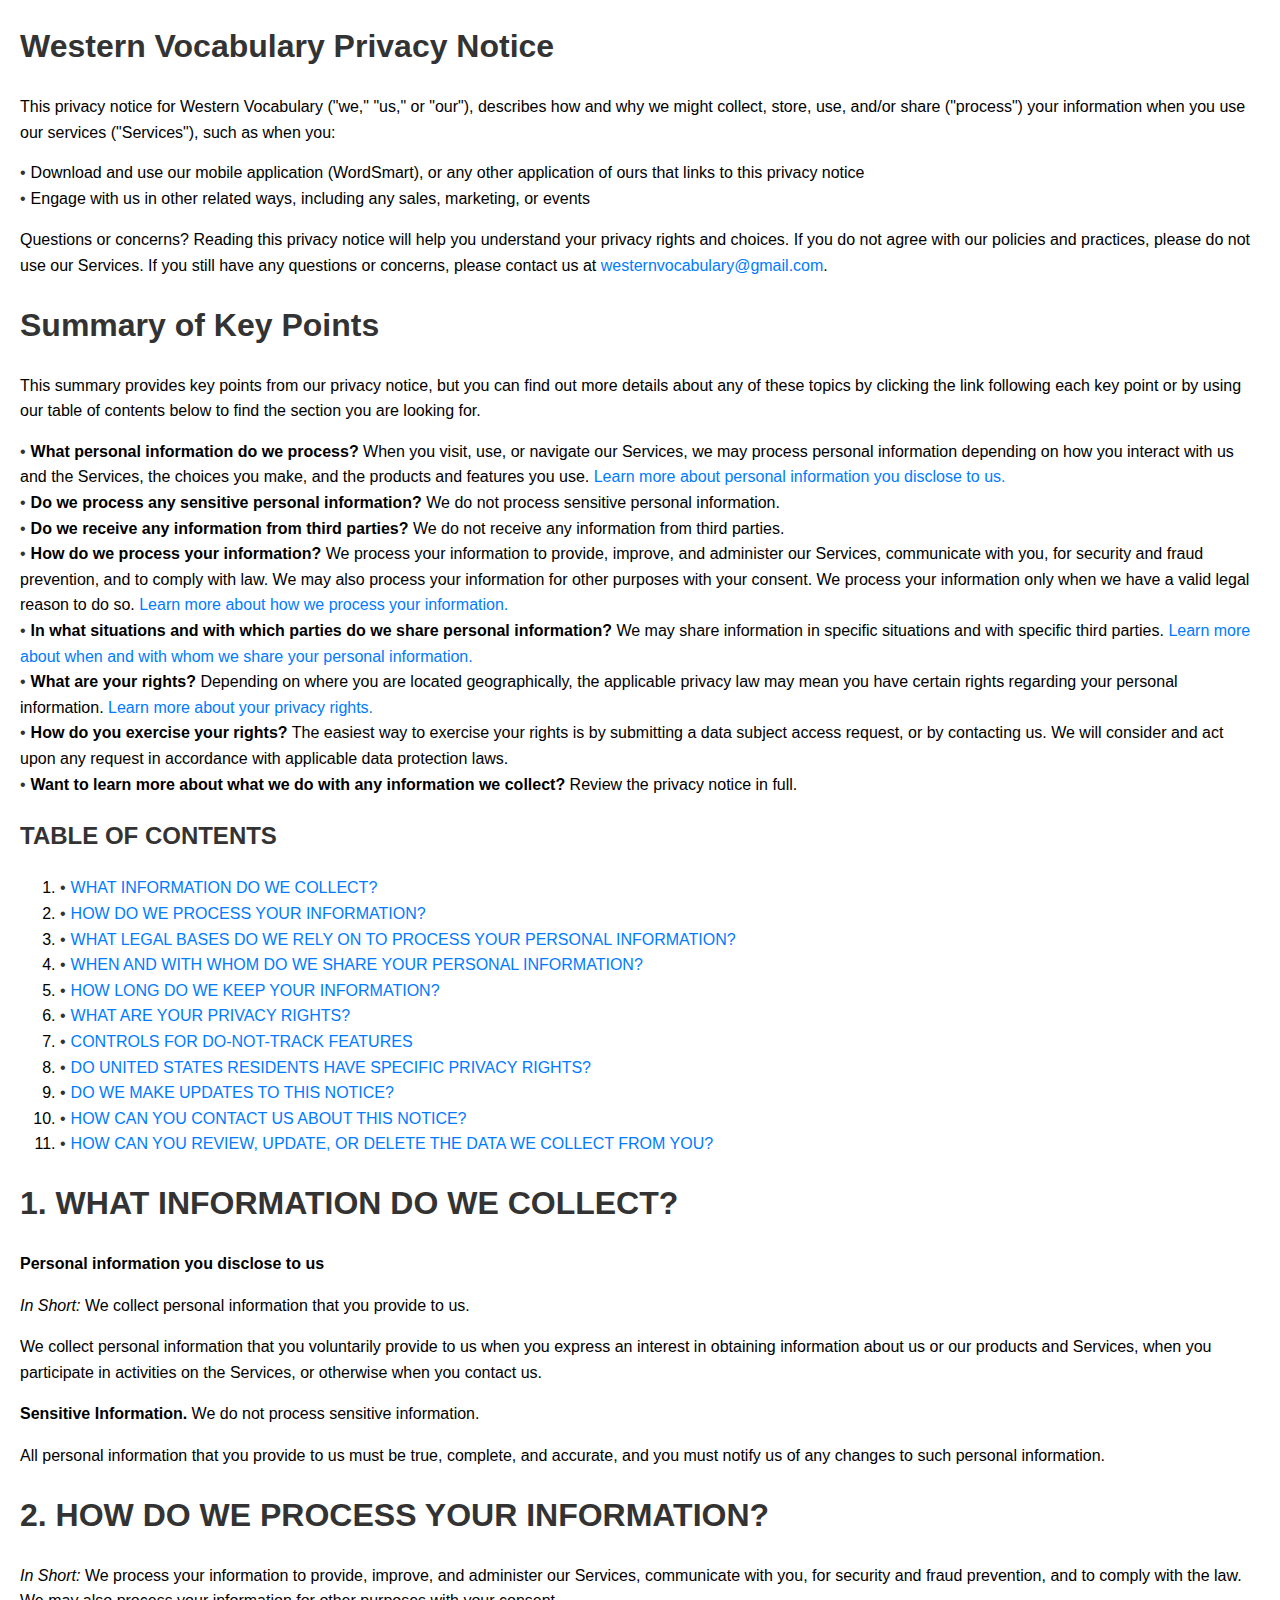
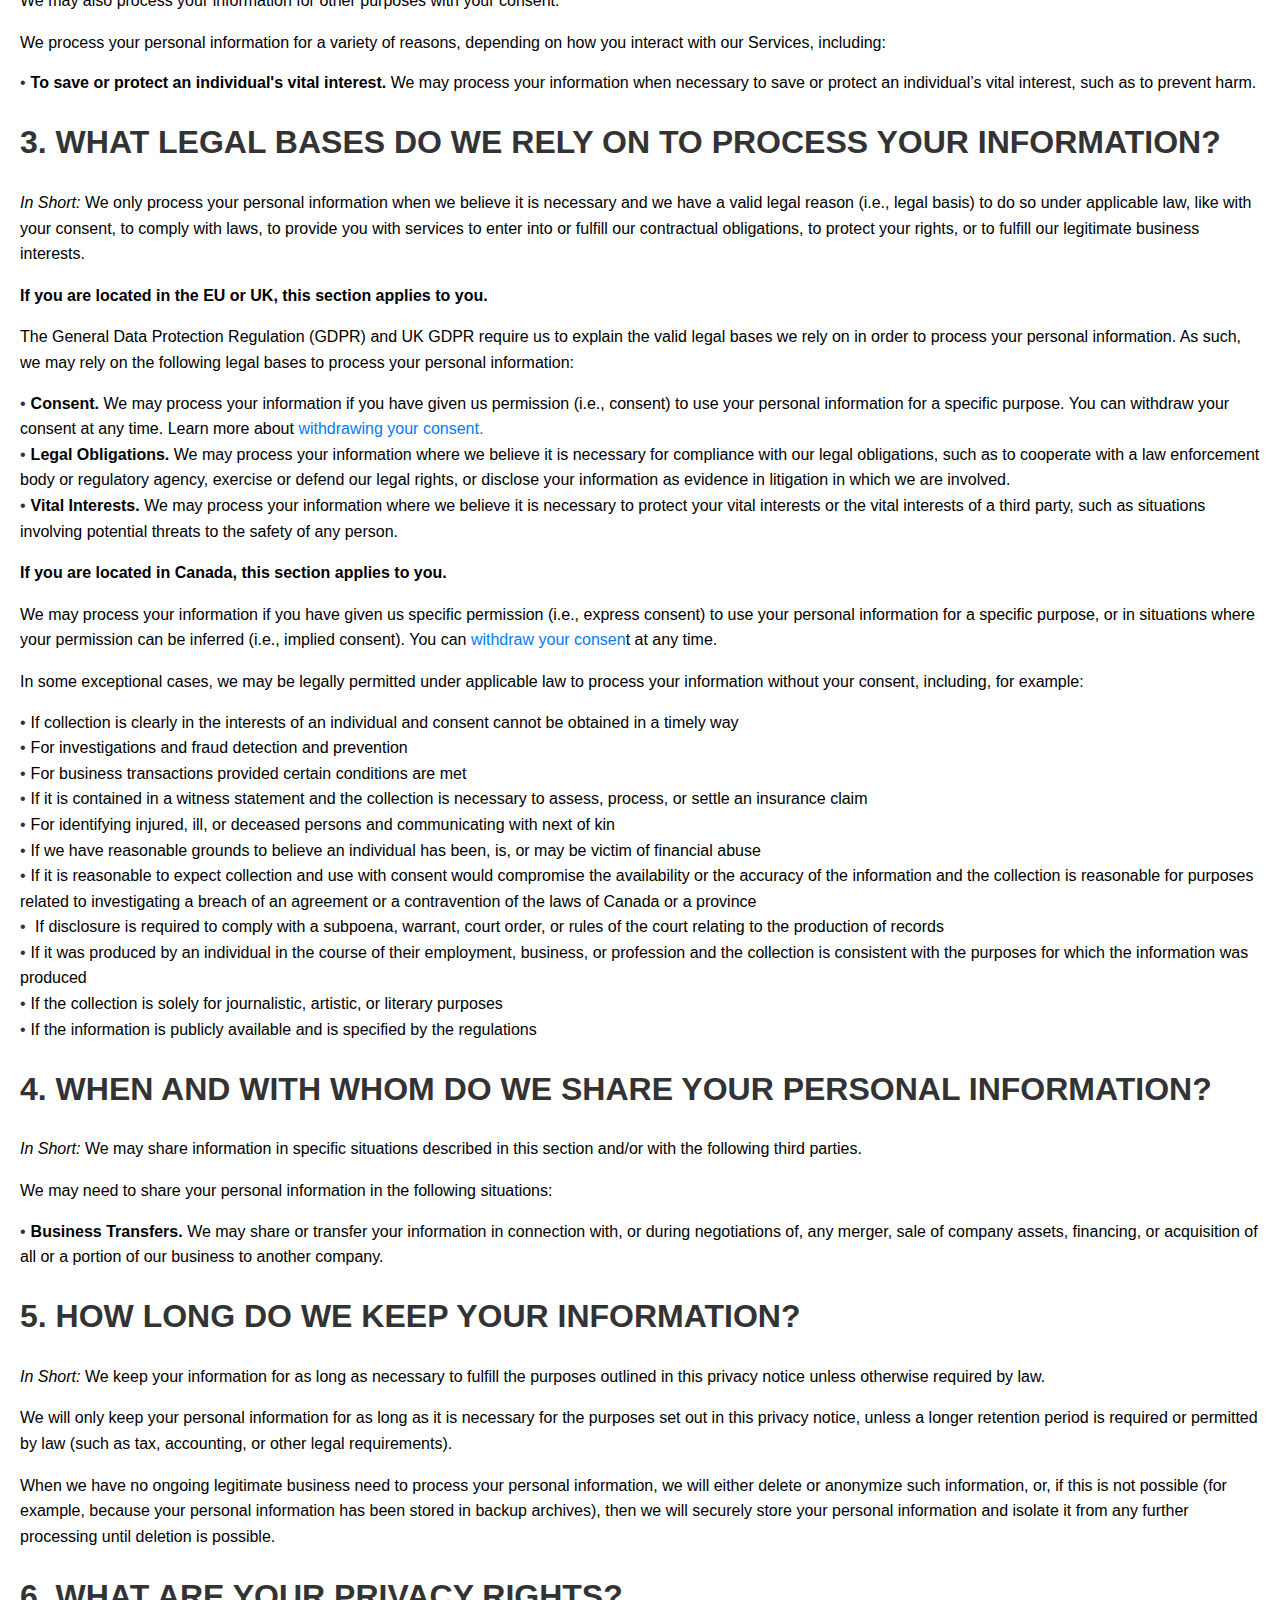
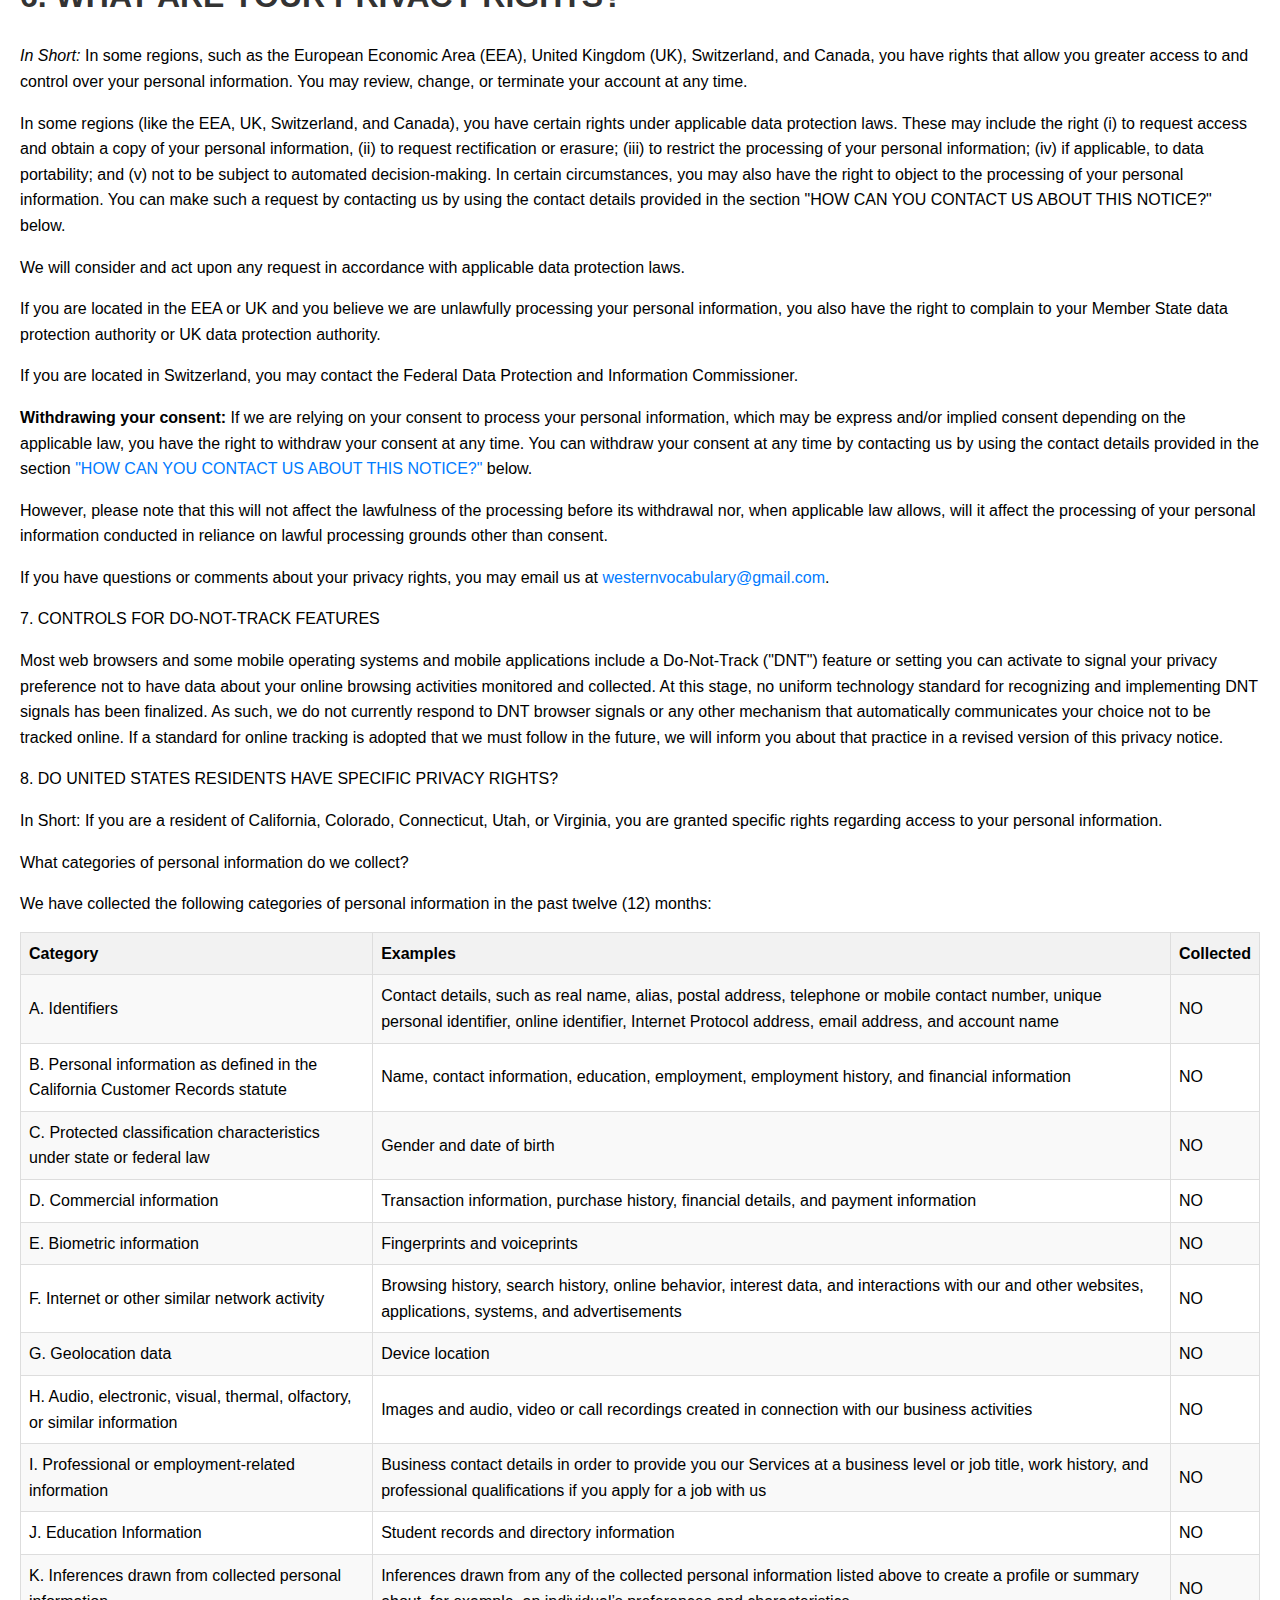
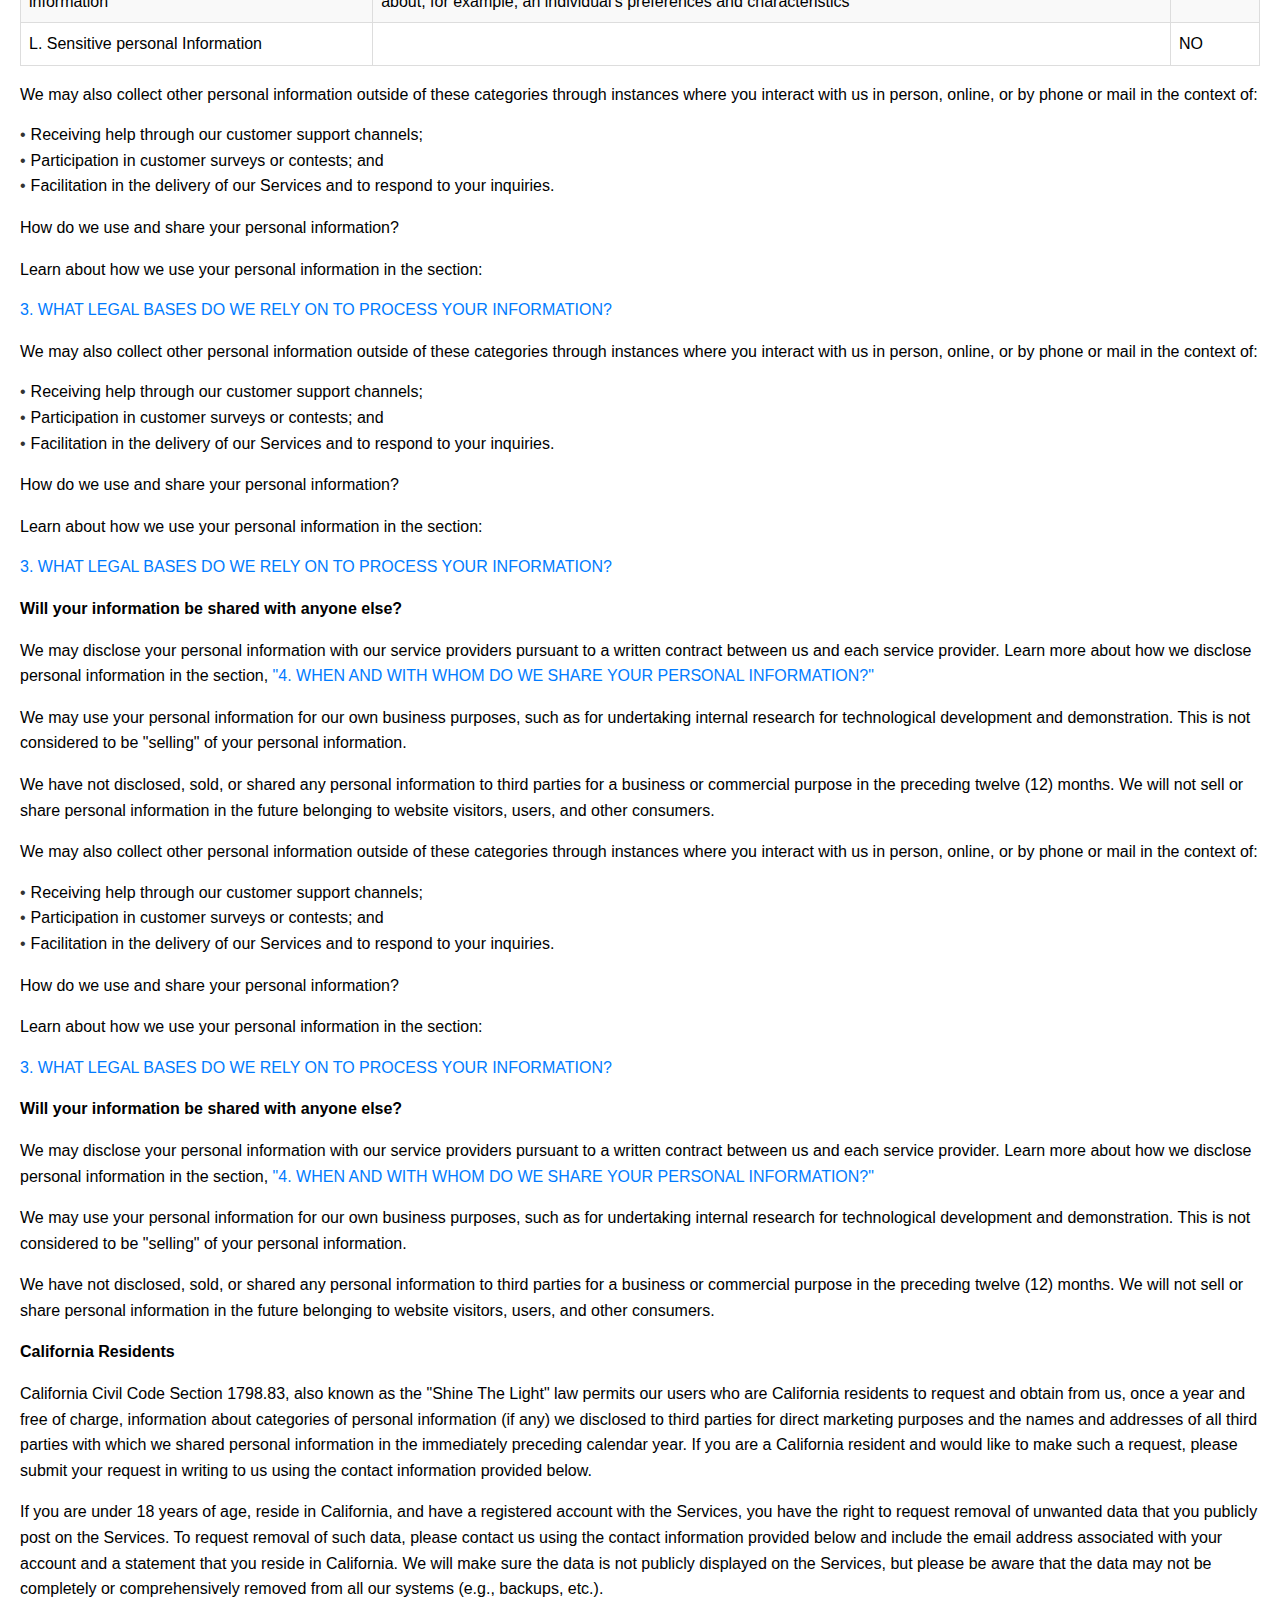
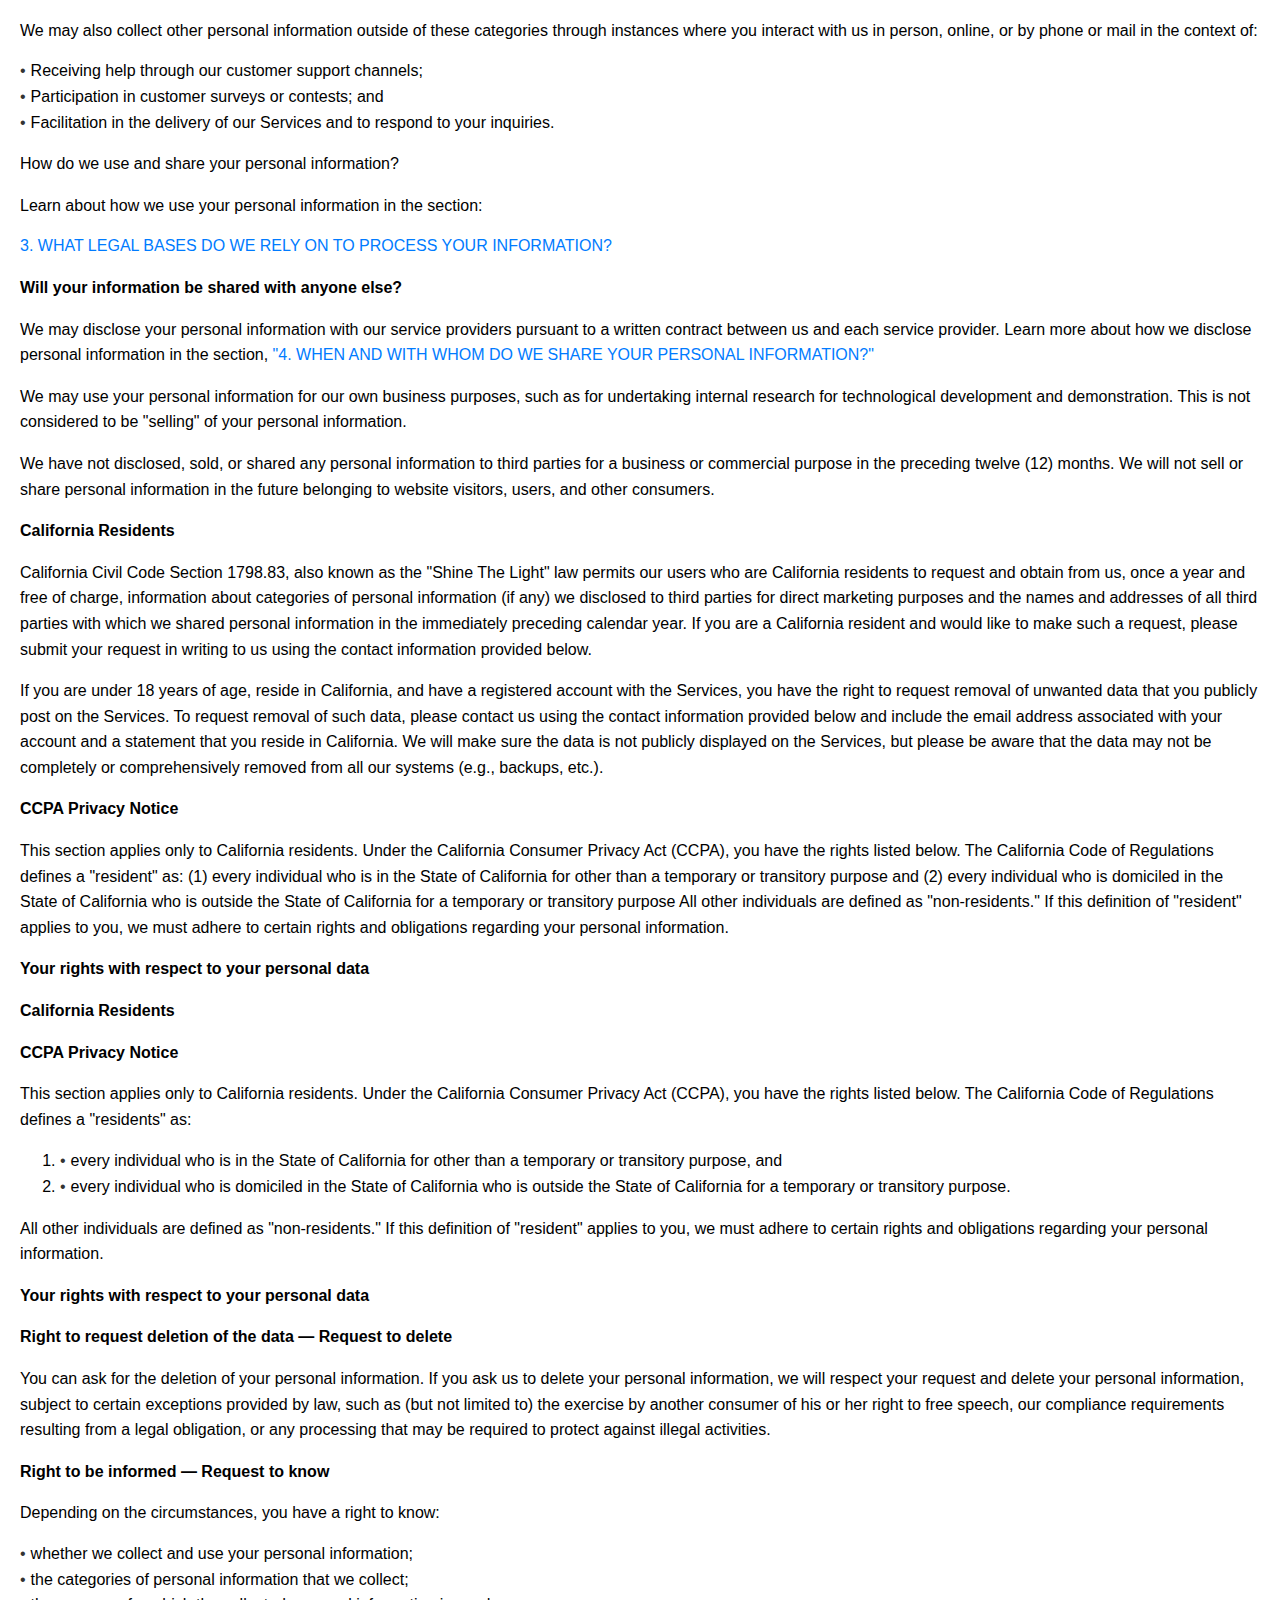
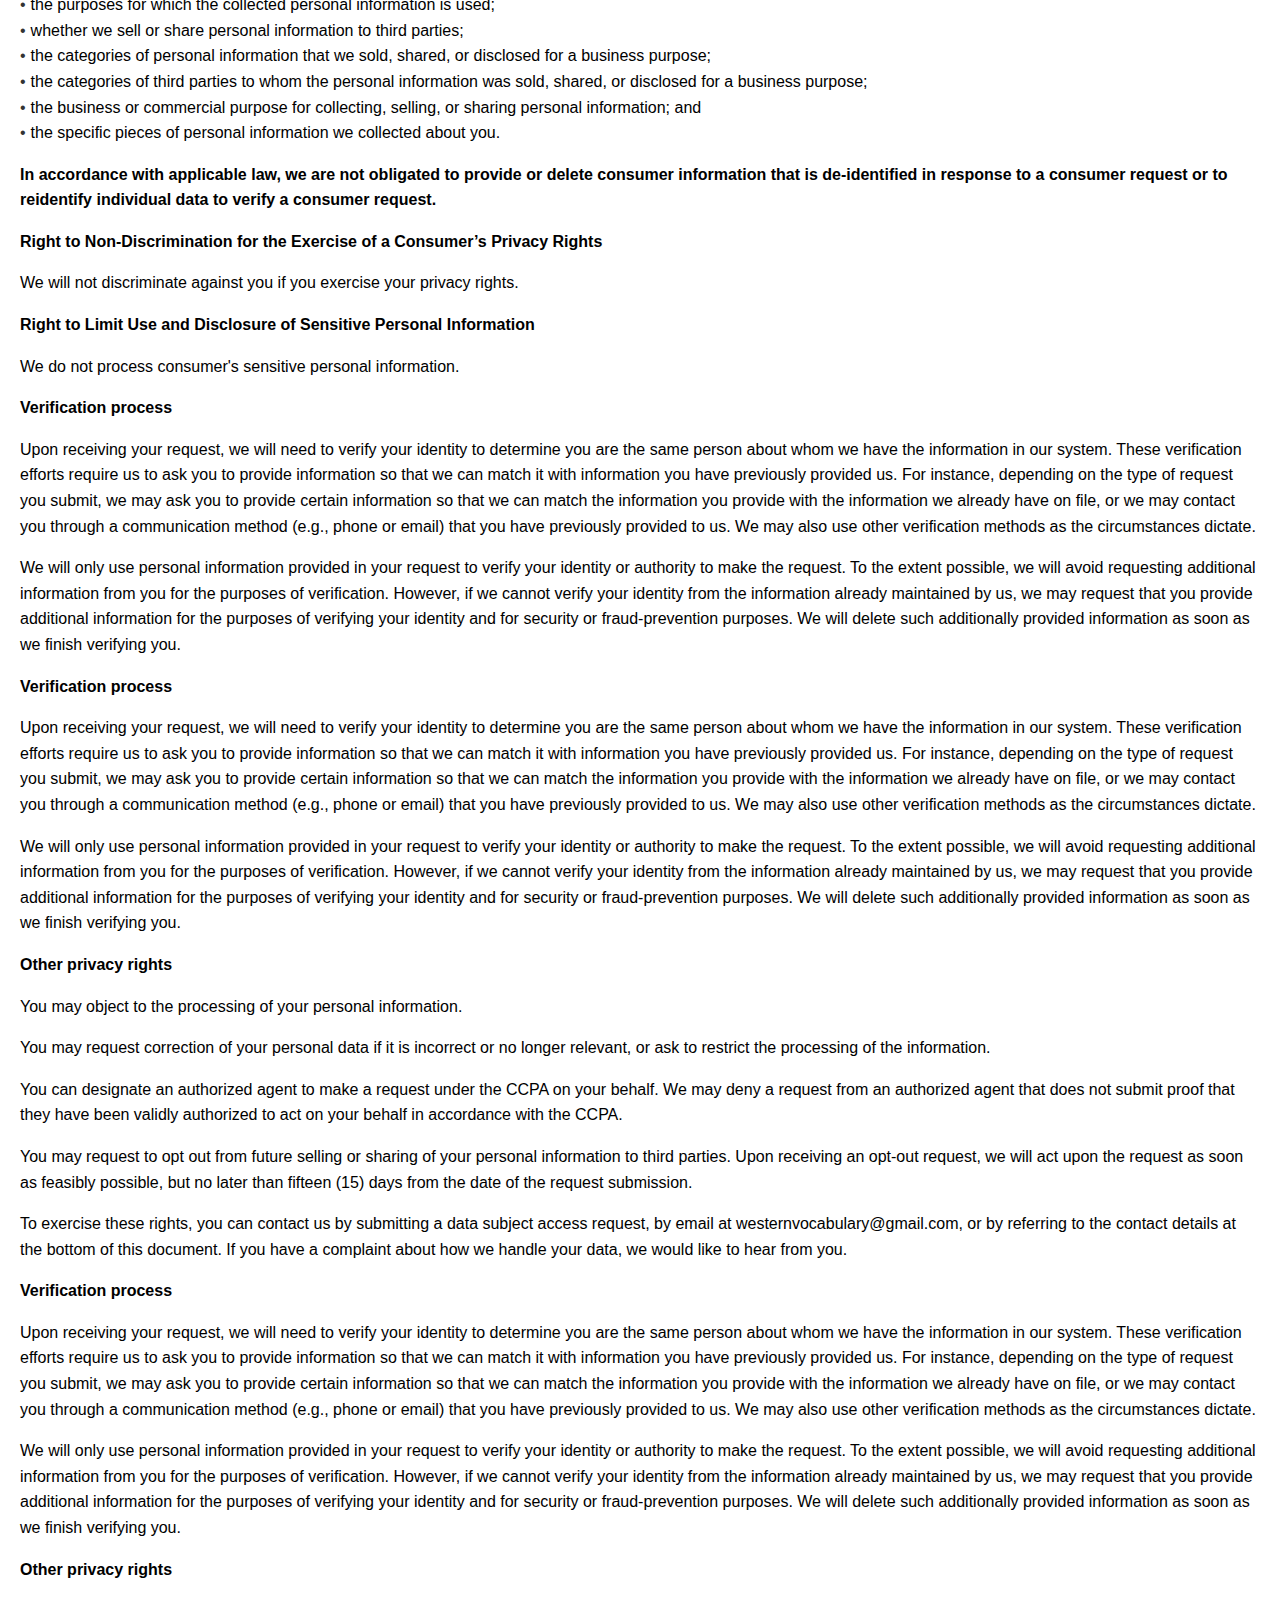
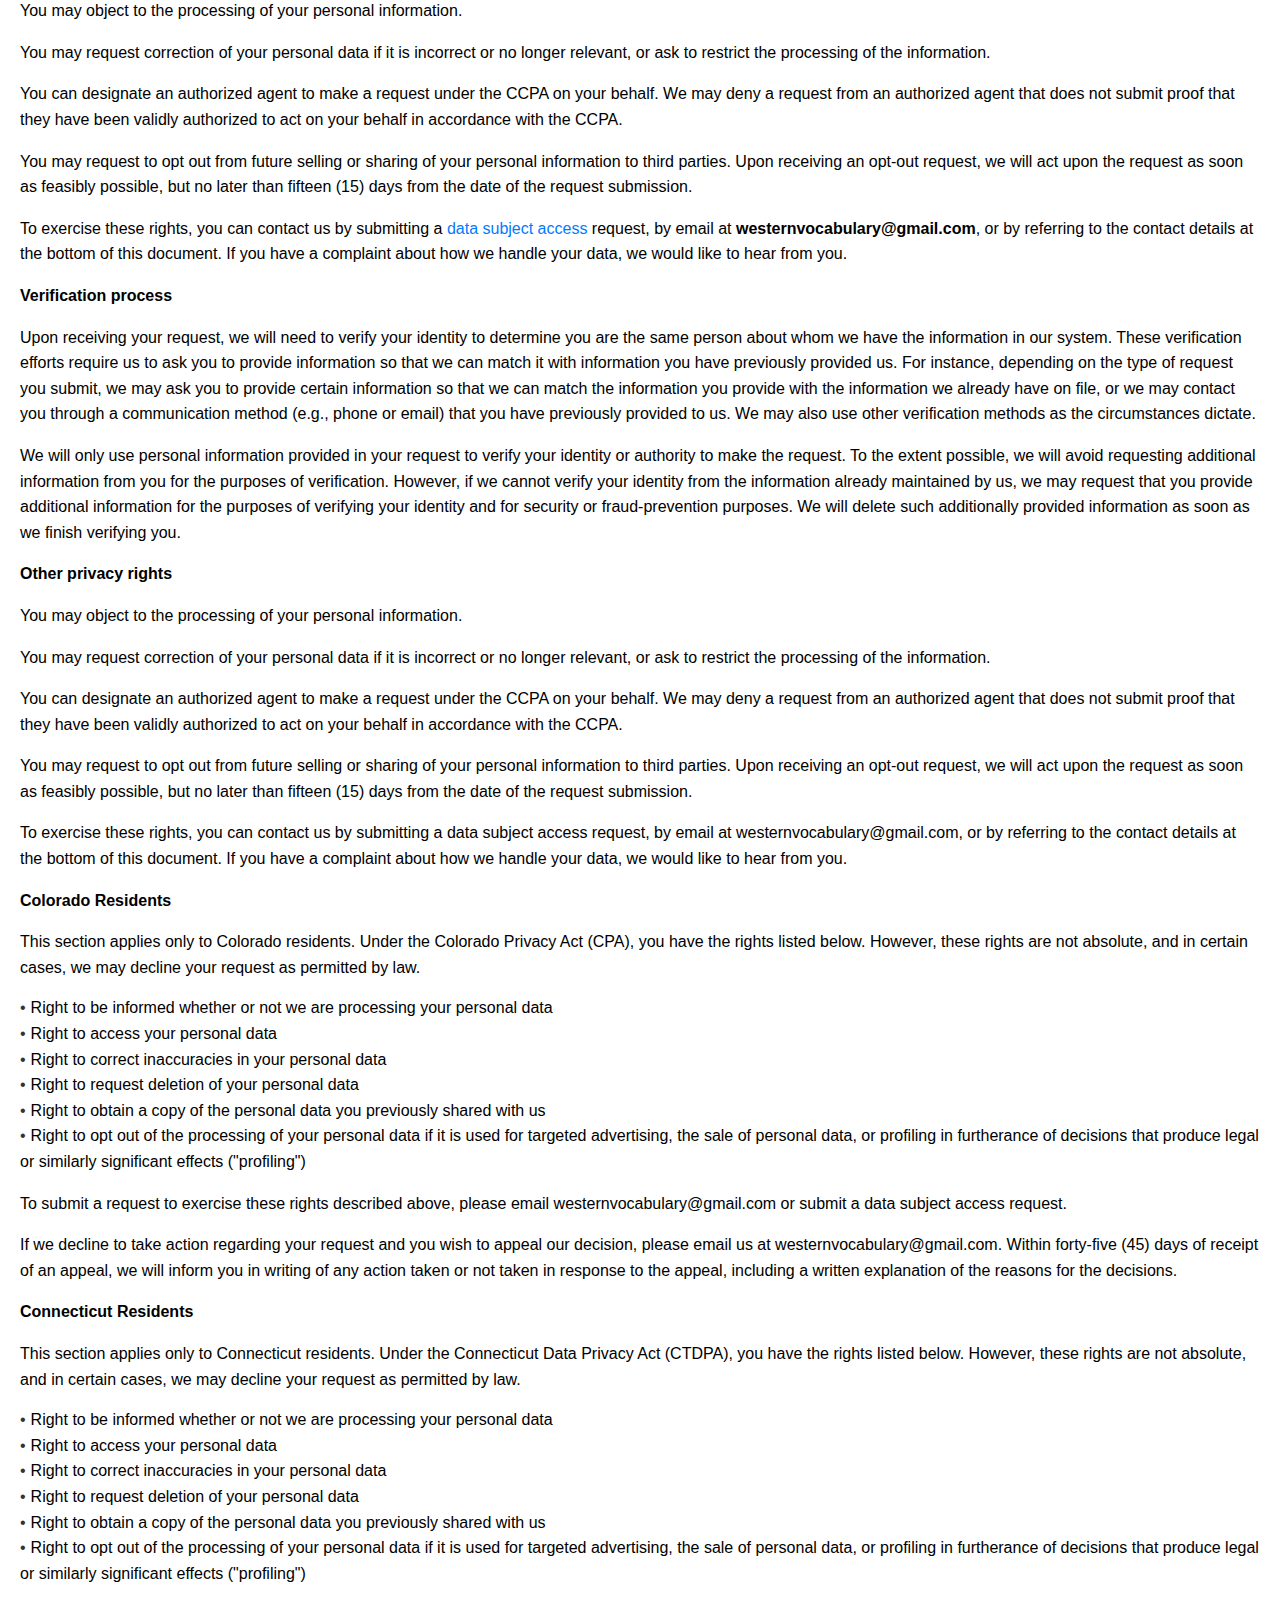
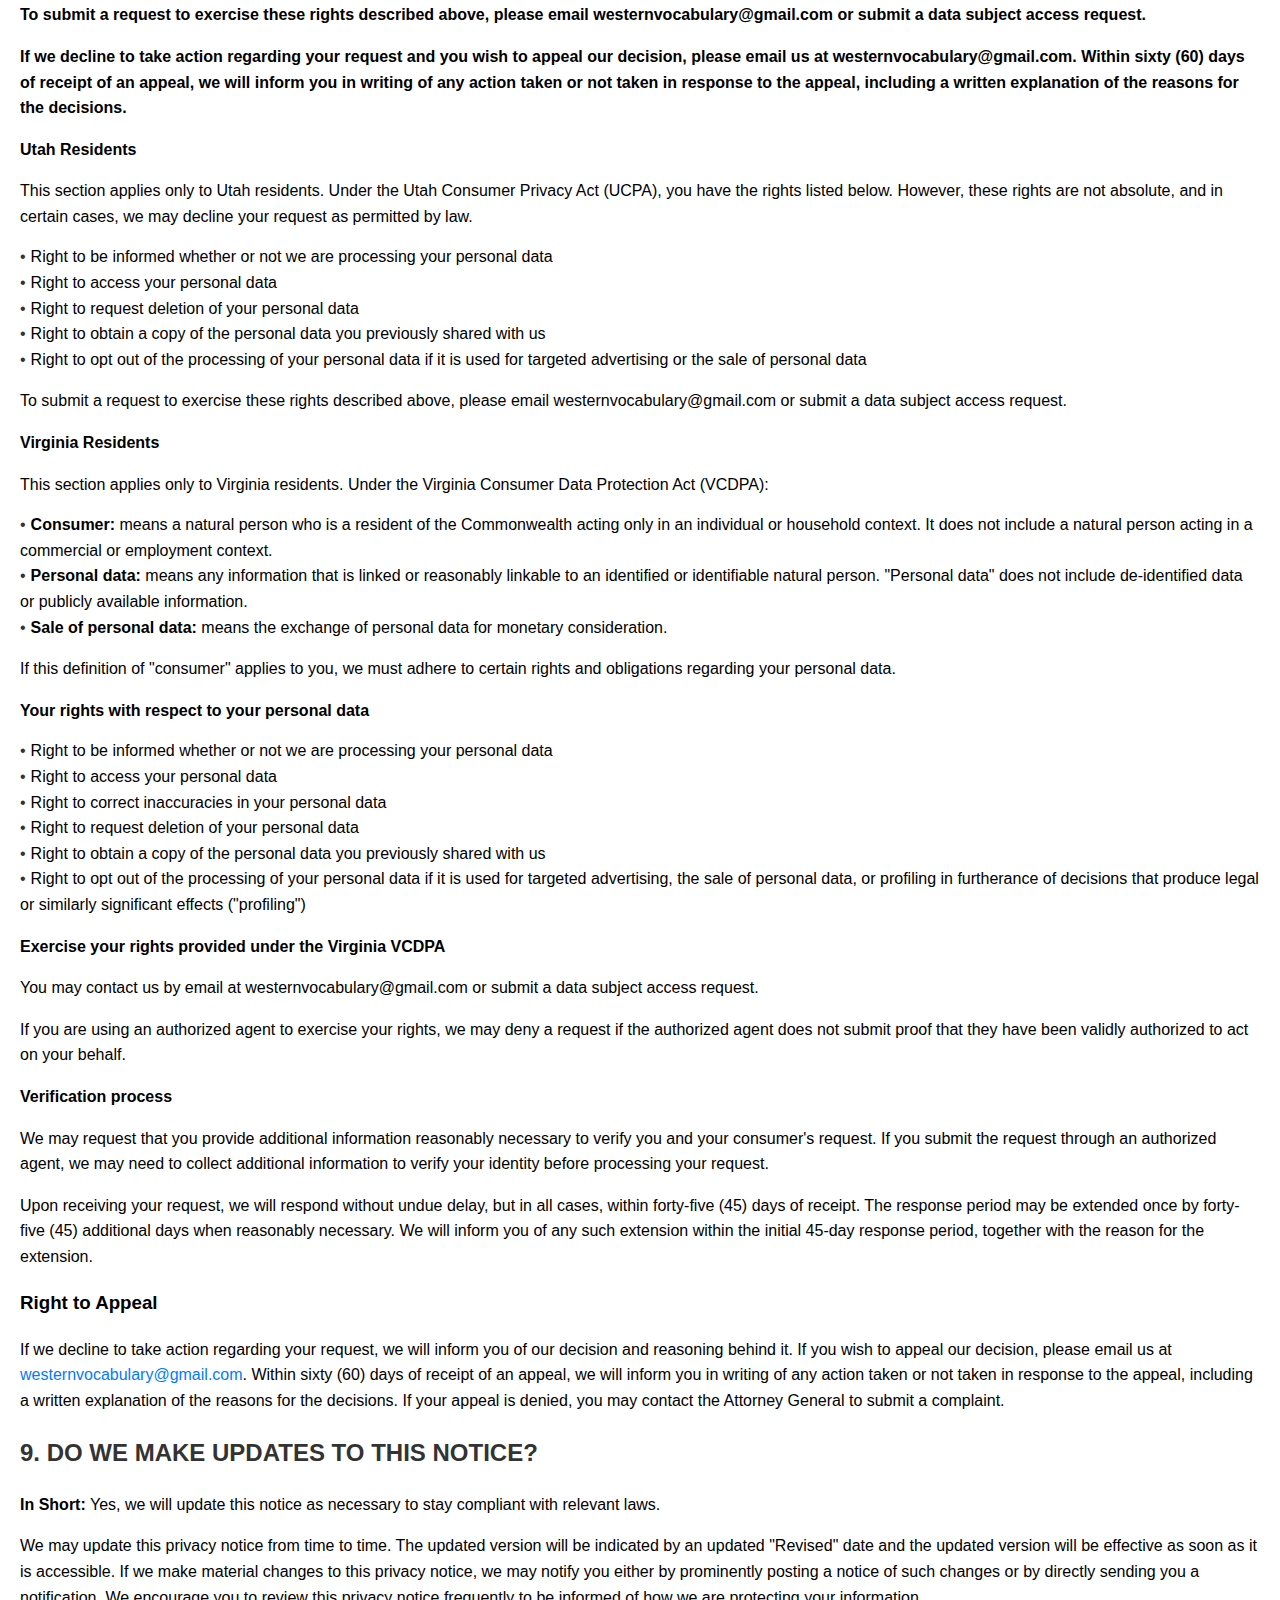
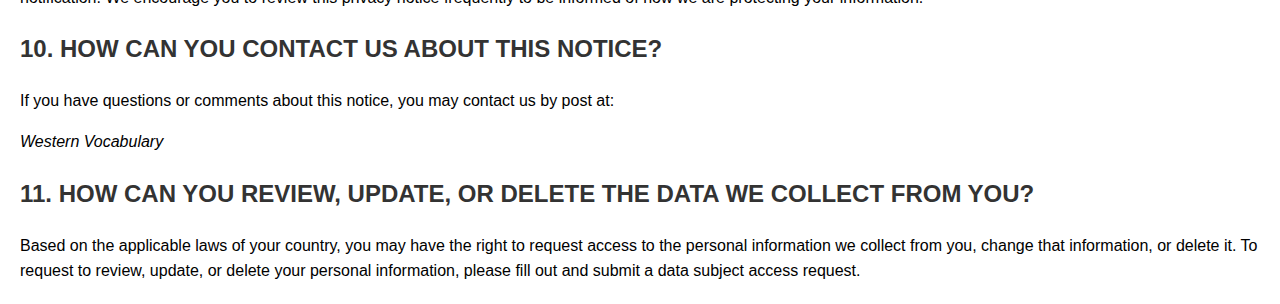
<file: privacy_wordsmart.html>
<!DOCTYPE html>
<html lang="en">

<head>
    <meta charset="UTF-8">
    <meta name="viewport" content="width=device-width, initial-scale=1.0">
    <title>Western Vocabulary Privacy Notice</title>
    <link rel="stylesheet" href="assets/css/privacy.css" />
</head>

<body>

    <h1>Western Vocabulary Privacy Notice</h1>

    <p>This privacy notice for Western Vocabulary ("we," "us," or "our"), describes how and why we might collect, store,
        use, and/or share ("process") your information when you use our services ("Services"), such as when you:</p>

    <ul>
        <li>Download and use our mobile application (WordSmart), or any other application of ours that links
            to this privacy notice</li>
        <li>Engage with us in other related ways, including any sales, marketing, or events</li>
    </ul>

    <p>Questions or concerns? Reading this privacy notice will help you understand your privacy rights and choices.
        If you do not agree with our policies and practices, please do not use our Services. If you still have any
        questions or concerns, please contact us at <a href="mailto:westernvocabulary@gmail.com">westernvocabulary@gmail.com</a>.</p>
        <h1>Summary of Key Points</h1>

        <p>This summary provides key points from our privacy notice, but you can find out more details about any of these
            topics by clicking the link following each key point or by using our table of contents below to find the
            section you are looking for.</p>
    
        <ul>
            <li><strong>What personal information do we process?</strong> When you visit, use, or navigate our Services,
                we may process personal information depending on how you interact with us and the Services, the choices
                you make, and the products and features you use. <a href="#">Learn more about personal information you
                    disclose to us.</a></li>
            <li><strong>Do we process any sensitive personal information?</strong> We do not process sensitive personal
                information.</li>
            <li><strong>Do we receive any information from third parties?</strong> We do not receive any information from
                third parties.</li>
            <li><strong>How do we process your information?</strong> We process your information to provide, improve, and
                administer our Services, communicate with you, for security and fraud prevention, and to comply with law.
                We may also process your information for other purposes with your consent. We process your information
                only when we have a valid legal reason to do so. <a href="#">Learn more about how we process your
                    information.</a></li>
            <li><strong>In what situations and with which parties do we share personal information?</strong> We may share
                information in specific situations and with specific third parties. <a href="#">Learn more about when and
                    with whom we share your personal information.</a></li>
            <li><strong>What are your rights?</strong> Depending on where you are located geographically, the applicable
                privacy law may mean you have certain rights regarding your personal information. <a href="#">Learn more
                    about your privacy rights.</a></li>
            <li><strong>How do you exercise your rights?</strong> The easiest way to exercise your rights is by submitting
                a data subject access request, or by contacting us. We will consider and act upon any request in
                accordance with applicable data protection laws.</li>
            <li><strong>Want to learn more about what we do with any information we collect?</strong> Review the privacy
                notice in full.</li>
        </ul>

        <h2>TABLE OF CONTENTS</h2>

  <ol>
    <li><a href="#section1">WHAT INFORMATION DO WE COLLECT?</a></li>
    <li><a href="#section2">HOW DO WE PROCESS YOUR INFORMATION?</a></li>
    <li><a href="#section3">WHAT LEGAL BASES DO WE RELY ON TO PROCESS YOUR PERSONAL INFORMATION?</a></li>
    <li><a href="#section4">WHEN AND WITH WHOM DO WE SHARE YOUR PERSONAL INFORMATION?</a></li>
    <li><a href="#section5">HOW LONG DO WE KEEP YOUR INFORMATION?</a></li>
    <li><a href="#section6">WHAT ARE YOUR PRIVACY RIGHTS?</a></li>
    <li><a href="#section7">CONTROLS FOR DO-NOT-TRACK FEATURES</a></li>
    <li><a href="#section8">DO UNITED STATES RESIDENTS HAVE SPECIFIC PRIVACY RIGHTS?</a></li>
    <li><a href="#section9">DO WE MAKE UPDATES TO THIS NOTICE?</a></li>
    <li><a href="#section10">HOW CAN YOU CONTACT US ABOUT THIS NOTICE?</a></li>
    <li><a href="#section11">HOW CAN YOU REVIEW, UPDATE, OR DELETE THE DATA WE COLLECT FROM YOU?</a></li>
  </ol>

  <!-- Placeholder for section content -->
  <div id="section1">
    <h1>1. WHAT INFORMATION DO WE COLLECT?</h1>

    <p><strong>Personal information you disclose to us</strong></p>
    <p><em>In Short:</em> We collect personal information that you provide to us.</p>
  
    <p>We collect personal information that you voluntarily provide to us when you express an interest in obtaining
      information about us or our products and Services, when you participate in activities on the Services, or
      otherwise when you contact us.</p>
  
    <p><strong>Sensitive Information.</strong> We do not process sensitive information.</p>
  
    <p>All personal information that you provide to us must be true, complete, and accurate, and you must notify us
      of any changes to such personal information.</p>
  </div>
  <div id="section2">
    <h1>2. HOW DO WE PROCESS YOUR INFORMATION?</h1>

    <p><em>In Short:</em> We process your information to provide, improve, and administer our Services, communicate
      with you, for security and fraud prevention, and to comply with the law. We may also process your information
      for other purposes with your consent.</p>
  
    <p>We process your personal information for a variety of reasons, depending on how you interact with our Services,
      including:</p>
  
    <ul>
      <li><strong>To save or protect an individual's vital interest.</strong> We may process your information when
        necessary to save or protect an individual’s vital interest, such as to prevent harm.</li>
    </ul>
  </div>
  <div id="section3">
    <h1>3. WHAT LEGAL BASES DO WE RELY ON TO PROCESS YOUR INFORMATION?</h1>

    <p><em>In Short:</em> We only process your personal information when we believe it is necessary and we have a valid
      legal reason (i.e., legal basis) to do so under applicable law, like with your consent, to comply with laws, to
      provide you with services to enter into or fulfill our contractual obligations, to protect your rights, or to
      fulfill our legitimate business interests.</p>
  
    <p><strong>If you are located in the EU or UK, this section applies to you.</strong></p>
  
    <p>The General Data Protection Regulation (GDPR) and UK GDPR require us to explain the valid legal bases we rely on in
      order to process your personal information. As such, we may rely on the following legal bases to process your
      personal information:</p>
  
    <ul>
      <li><strong>Consent.</strong> We may process your information if you have given us permission (i.e., consent) to use
        your personal information for a specific purpose. You can withdraw your consent at any time. Learn more about
        <a href="#">withdrawing your consent.</a> </li>
      <li><strong>Legal Obligations.</strong> We may process your information where we believe it is necessary for compliance
        with our legal obligations, such as to cooperate with a law enforcement body or regulatory agency, exercise or
        defend our legal rights, or disclose your information as evidence in litigation in which we are involved.</li>
      <li><strong>Vital Interests.</strong> We may process your information where we believe it is necessary to protect your
        vital interests or the vital interests of a third party, such as situations involving potential threats to the
        safety of any person.</li>
    </ul>
  
    <p><strong>If you are located in Canada, this section applies to you.</strong></p>
  
    <p>We may process your information if you have given us specific permission (i.e., express consent) to use your
      personal information for a specific purpose, or in situations where your permission can be inferred (i.e., implied
      consent). You can <a href="">withdraw your consen</a>t at any time.</p>
  
    <p>In some exceptional cases, we may be legally permitted under applicable law to process your information without
      your consent, including, for example:</p>
  
    <ul>
      <li>If collection is clearly in the interests of an individual and consent cannot be obtained in a timely way</li>
      <li>For investigations and fraud detection and prevention</li>
      <li>For business transactions provided certain conditions are met</li>
      <li>If it is contained in a witness statement and the collection is necessary to assess, process, or settle an insurance claim</li>
      <li>For identifying injured, ill, or deceased persons and communicating with next   of kin</li>
      <li>If we have reasonable grounds to believe an individual has been, is, or may be   victim of financial abuse</li>
      <li>If it is reasonable to expect collection and use with consent would compromise    the availability or the accuracy of the information and the collection is
        reasonable for purposes related to investigating a breach of an agreement or a         contravention of the laws of Canada or a province</li>
      <li>        If disclosure is required to comply with a subpoena, warrant, court order, or
        rules of the court relating to the production of records</li>
      <li>If it was produced by an individual in the course of their employment, business,
        or profession and the collection is consistent with the purposes for which the
        information was produced</li>
      <li>If the collection is solely for journalistic, artistic, or literary purposes</li>
      <li>If the information is publicly available and is specified by the regulations</li>      
    </ul>  

  </div>
  <div id="section4">
    <h1>4. WHEN AND WITH WHOM DO WE SHARE YOUR PERSONAL INFORMATION?</h1>

    <p><em>In Short:</em> We may share information in specific situations described in this section and/or with the
      following third parties.</p>
  
    <p>We may need to share your personal information in the following situations:</p>
  
    <ul>
      <li><strong>Business Transfers.</strong> We may share or transfer your information in connection with, or during
        negotiations of, any merger, sale of company assets, financing, or acquisition of all or a portion of our
        business to another company.</li>
      <!-- Add more list items as needed -->
    </ul>

  </div>
  <div id="section5">
    <h1>5. HOW LONG DO WE KEEP YOUR INFORMATION?</h1>

    <p><em>In Short:</em> We keep your information for as long as necessary to fulfill the purposes outlined in this
      privacy notice unless otherwise required by law.</p>
  
    <p>We will only keep your personal information for as long as it is necessary for the purposes set out in this
      privacy notice, unless a longer retention period is required or permitted by law (such as tax, accounting, or
      other legal requirements).</p>
  
    <p>When we have no ongoing legitimate business need to process your personal information, we will either delete or
      anonymize such information, or, if this is not possible (for example, because your personal information has been
      stored in backup archives), then we will securely store your personal information and isolate it from any further
      processing until deletion is possible.</p>
  </div>
  <div id="section6">
    <h1>6. WHAT ARE YOUR PRIVACY RIGHTS?</h1>

    <p><em>In Short:</em> In some regions, such as the European Economic Area (EEA), United Kingdom (UK), Switzerland,
      and Canada, you have rights that allow you greater access to and control over your personal information. You may
      review, change, or terminate your account at any time.</p>
  
    <p>In some regions (like the EEA, UK, Switzerland, and Canada), you have certain rights under applicable data
      protection laws. These may include the right (i) to request access and obtain a copy of your personal information,
      (ii) to request rectification or erasure; (iii) to restrict the processing of your personal information; (iv) if
      applicable, to data portability; and (v) not to be subject to automated decision-making. In certain circumstances,
      you may also have the right to object to the processing of your personal information. You can make such a request by
      contacting us by using the contact details provided in the section "HOW CAN YOU CONTACT US ABOUT THIS NOTICE?" below.
    </p>
    <p>We will consider and act upon any request in accordance with applicable data protection laws.</p>

  <p>If you are located in the EEA or UK and you believe we are unlawfully processing your personal information, you also
    have the right to complain to your Member State data protection authority or UK data protection authority.</p>

  <p>If you are located in Switzerland, you may contact the Federal Data Protection and Information Commissioner.</p>

  <p><strong>Withdrawing your consent:</strong> If we are relying on your consent to process your personal information,
    which may be express and/or implied consent depending on the applicable law, you have the right to withdraw your
    consent at any time. You can withdraw your consent at any time by contacting us by using the contact details 
    provided in the section <a>"HOW CAN YOU CONTACT US ABOUT THIS NOTICE?"</a> 
    below.</p>
    <p>However, please note that this will not affect the lawfulness of the processing before its withdrawal nor, when
        applicable law allows, will it affect the processing of your personal information conducted in reliance on lawful
        processing grounds other than consent.</p>
    
      <p>If you have questions or comments about your privacy rights, you may email us at <a href="mailto:westernvocabulary@gmail.com">
          westernvocabulary@gmail.com</a>.</p>
  </div>
  <div id="section7">

  <p>7. CONTROLS FOR DO-NOT-TRACK FEATURES</p>

  <p>Most web browsers and some mobile operating systems and mobile applications include a Do-Not-Track ("DNT")
    feature or setting you can activate to signal your privacy preference not to have data about your online browsing
    activities monitored and collected. At this stage, no uniform technology standard for recognizing and implementing
    DNT signals has been finalized. As such, we do not currently respond to DNT browser signals or any other mechanism
    that automatically communicates your choice not to be tracked online. If a standard for online tracking is adopted
    that we must follow in the future, we will inform you about that practice in a revised version of this privacy
    notice.</p>
  </div>
  <div id="section8">
    <p>8. DO UNITED STATES RESIDENTS HAVE SPECIFIC PRIVACY RIGHTS?</p>

    <p>In Short: If you are a resident of California, Colorado, Connecticut, Utah, or Virginia, you are granted specific
      rights regarding access to your personal information.</p>
  
    <p>What categories of personal information do we collect?</p>
  
    <p>We have collected the following categories of personal information in the past twelve (12) months:</p>
    <table border="1">
        <tr>
          <th>Category</th>
          <th>Examples</th>
          <th>Collected</th>
        </tr>
        <tr>
            <td>A. Identifiers</td>
            <td>Contact details, such as real name, alias, postal address, telephone or mobile contact number, unique personal
              identifier, online identifier, Internet Protocol address, email address, and account name</td>
            <td>NO</td>
          </tr>
          <tr>
            <td>B. Personal information as defined in the California Customer Records statute</td>
            <td>Name, contact information, education, employment, employment history, and financial information</td>
            <td>NO</td>
          </tr>
          <tr>
            <td>C. Protected classification characteristics under state or federal law</td>
            <td>Gender and date of birth</td>
            <td>NO</td>
          </tr>
          <tr>
            <td>D. Commercial information</td>
            <td>Transaction information, purchase history, financial details, and payment information</td>
            <td>NO</td>
          </tr>
          <tr>
            <td>E. Biometric information</td>
            <td>Fingerprints and voiceprints</td>
            <td>NO</td>
          </tr>
          <tr>
            <td>F. Internet or other similar network activity</td>
            <td>Browsing history, search history, online behavior, interest data, and interactions with our and other websites,
              applications, systems, and advertisements</td>
            <td>NO</td>
          </tr>
          <tr>
            <td>G. Geolocation data</td>
            <td>Device location</td>
            <td>NO</td>
          </tr>
          <tr>
            <td>H. Audio, electronic, visual, thermal, olfactory, or similar information</td>
            <td>Images and audio, video or call recordings created in connection with our business activities</td>
            <td>NO</td>
          </tr>
          <tr>
            <td>I. Professional or employment-related information</td>
            <td>Business contact details in order to provide you our Services at a business level or job title, work history, and
              professional qualifications if you apply for a job with us</td>
            <td>NO</td>
          </tr>
          <tr>
            <td>J. Education Information</td>
            <td>Student records and directory information</td>
            <td>NO</td>
          </tr>
          <tr>
            <td>K. Inferences drawn from collected personal information</td>
            <td>Inferences drawn from any of the collected personal information listed above to create a profile or summary
              about, for example, an individual’s preferences and characteristics</td>
            <td>NO</td>
          </tr>
          <tr>
            <td>L. Sensitive personal Information</td>
            <td></td>
            <td>NO</td>
          </tr>
      </table>
      <p>We may also collect other personal information outside of these categories through instances where you interact with
        us in person, online, or by phone or mail in the context of:</p>
    
      <ul>
        <li>Receiving help through our customer support channels;</li>
        <li>Participation in customer surveys or contests; and</li>
        <li>Facilitation in the delivery of our Services and to respond to your inquiries.</li>
      </ul>
    
      <p>How do we use and share your personal information?</p>
      <p>Learn about how we use your personal information in the section:</p>
      <a href="#section3">3. WHAT LEGAL BASES DO WE RELY ON TO PROCESS YOUR INFORMATION?</a>
      <p>We may also collect other personal information outside of these categories through instances where you interact with
        us in person, online, or by phone or mail in the context of:</p>
    
      <ul>
        <li>Receiving help through our customer support channels;</li>
        <li>Participation in customer surveys or contests; and</li>
        <li>Facilitation in the delivery of our Services and to respond to your inquiries.</li>
      </ul>
    
      <p>How do we use and share your personal information?</p>
      <p>Learn about how we use your personal information in the section:</p>
      <a href="#section3">3. WHAT LEGAL BASES DO WE RELY ON TO PROCESS YOUR INFORMATION?</a>
    
      <p><strong>Will your information be shared with anyone else?</strong></p>
      <p>We may disclose your personal information with our service providers pursuant to a written contract between us and each service provider. Learn more about how we disclose personal information in the section,
        <a href="#section4">"4. WHEN AND WITH WHOM DO WE SHARE YOUR PERSONAL INFORMATION?"</a></p>
    
      <p>We may use your personal information for our own business purposes, such as for undertaking internal research for technological development and demonstration. This is not considered to be "selling" of your personal information.</p>
      <p>We have not disclosed, sold, or shared any personal information to third parties for a business or commercial purpose in the preceding twelve (12) months. We will not sell or share personal information in the future belonging to website visitors, users, and other consumers.</p>
      <p>We may also collect other personal information outside of these categories through instances where you interact with
        us in person, online, or by phone or mail in the context of:</p>
    
      <ul>
        <li>Receiving help through our customer support channels;</li>
        <li>Participation in customer surveys or contests; and</li>
        <li>Facilitation in the delivery of our Services and to respond to your inquiries.</li>
      </ul>
    
      <p>How do we use and share your personal information?</p>
      <p>Learn about how we use your personal information in the section:</p>
      <a href="#section3">3. WHAT LEGAL BASES DO WE RELY ON TO PROCESS YOUR INFORMATION?</a>
    
      <p><strong>Will your information be shared with anyone else?</strong></p>
      <p>We may disclose your personal information with our service providers pursuant to a written contract between us and each service provider. Learn more about how we disclose personal information in the section,
        <a href="#section4">"4. WHEN AND WITH WHOM DO WE SHARE YOUR PERSONAL INFORMATION?"</a></p>
    
      <p>We may use your personal information for our own business purposes, such as for undertaking internal research for technological development and demonstration. This is not considered to be "selling" of your personal information.</p>
      <p>We have not disclosed, sold, or shared any personal information to third parties for a business or commercial purpose in the preceding twelve (12) months. We will not sell or share personal information in the future belonging to website visitors, users, and other consumers.</p>
    
      <p><strong>California Residents</strong></p>
      <p>California Civil Code Section 1798.83, also known as the "Shine The Light" law permits our users who are California residents to request and obtain from us, once a year and free of charge, information about categories of personal information (if any) we disclosed to third parties for direct marketing purposes and the names and addresses of all third parties with which we shared personal information in the immediately preceding calendar year. If you are a California resident and would like to make such a request, please submit your request in writing to us using the contact information provided below.</p>
      <p>If you are under 18 years of age, reside in California, and have a registered account with the Services, you have the right to request removal of unwanted data that you publicly post on the Services. To request removal of such data, please contact us using the contact information provided below and include the email address associated with your account and a statement that you reside in California. We will make sure the data is not publicly displayed on the Services, but please be aware that the data may not be completely or comprehensively removed from all our systems (e.g., backups, etc.).</p>
      <p>We may also collect other personal information outside of these categories through instances where you interact with
        us in person, online, or by phone or mail in the context of:</p>
    
      <ul>
        <li>Receiving help through our customer support channels;</li>
        <li>Participation in customer surveys or contests; and</li>
        <li>Facilitation in the delivery of our Services and to respond to your inquiries.</li>
      </ul>
    
      <p>How do we use and share your personal information?</p>
      <p>Learn about how we use your personal information in the section:</p>
      <a href="#section3">3. WHAT LEGAL BASES DO WE RELY ON TO PROCESS YOUR INFORMATION?</a>
    
      <p><strong>Will your information be shared with anyone else?</strong></p>
      <p>We may disclose your personal information with our service providers pursuant to a written contract between us and each service provider. Learn more about how we disclose personal information in the section,
        <a href="#section4">"4. WHEN AND WITH WHOM DO WE SHARE YOUR PERSONAL INFORMATION?"</a></p>
    
      <p>We may use your personal information for our own business purposes, such as for undertaking internal research for technological development and demonstration. This is not considered to be "selling" of your personal information.</p>
      <p>We have not disclosed, sold, or shared any personal information to third parties for a business or commercial purpose in the preceding twelve (12) months. We will not sell or share personal information in the future belonging to website visitors, users, and other consumers.</p>
    
      <p><strong>California Residents</strong></p>
      <p>California Civil Code Section 1798.83, also known as the "Shine The Light" law permits our users who are California residents to request and obtain from us, once a year and free of charge, information about categories of personal information (if any) we disclosed to third parties for direct marketing purposes and the names and addresses of all third parties with which we shared personal information in the immediately preceding calendar year. If you are a California resident and would like to make such a request, please submit your request in writing to us using the contact information provided below.</p>
      <p>If you are under 18 years of age, reside in California, and have a registered account with the Services, you have the right to request removal of unwanted data that you publicly post on the Services. To request removal of such data, please contact us using the contact information provided below and include the email address associated with your account and a statement that you reside in California. We will make sure the data is not publicly displayed on the Services, but please be aware that the data may not be completely or comprehensively removed from all our systems (e.g., backups, etc.).</p>
    
      <p><strong>CCPA Privacy Notice</strong></p>
      <p>This section applies only to California residents. Under the California Consumer Privacy Act (CCPA), you have the rights listed below.
        The California Code of Regulations defines a "resident" as:
        (1) every individual who is in the State of California for other than a temporary or transitory purpose and
        (2) every individual who is domiciled in the State of California who is outside the State of California for a temporary or transitory purpose
        All other individuals are defined as "non-residents."
        If this definition of "resident" applies to you, we must adhere to certain rights and obligations regarding your personal information.</p>
    
      <p><strong>Your rights with respect to your personal data</strong></p>
      <p><strong>California Residents</strong></p>
      <p><strong>CCPA Privacy Notice</strong></p>
      <p>This section applies only to California residents. Under the California Consumer Privacy Act (CCPA), you have the rights listed below. The California Code of Regulations defines a "residents" as:</p>
      <ol>
        <li>every individual who is in the State of California for other than a temporary or transitory purpose, and</li>
        <li>every individual who is domiciled in the State of California who is outside the State of California for a temporary or transitory purpose.</li>
      </ol>
      <p>All other individuals are defined as "non-residents." If this definition of "resident" applies to you, we must adhere to certain rights and obligations regarding your personal information.</p>
    
      <p><strong>Your rights with respect to your personal data</strong></p>
    
      <p><strong>Right to request deletion of the data — Request to delete</strong></p>
      <p>You can ask for the deletion of your personal information. If you ask us to delete your personal information, we will respect your request and delete your personal information, subject to certain exceptions provided by law, such as (but not limited to) the exercise by another consumer of his or her right to free speech, our compliance requirements resulting from a legal obligation, or any processing that may be required to protect against illegal activities.</p>
    
      <p><strong>Right to be informed — Request to know</strong></p>
      <p>Depending on the circumstances, you have a right to know:</p>
      <ul>
        <li>whether we collect and use your personal information;</li>
        <li>the categories of personal information that we collect;</li>
        <li>the purposes for which the collected personal information is used;</li>
        <li>whether we sell or share personal information to third parties;</li>
        <li>the categories of personal information that we sold, shared, or disclosed for a business purpose;</li>
        <li>the categories of third parties to whom the personal information was sold, shared, or disclosed for a business purpose;</li>
        <li>the business or commercial purpose for collecting, selling, or sharing personal information; and</li>
        <li>the specific pieces of personal information we collected about you.</li>
      </ul>
      <p><strong>In accordance with applicable law, we are not obligated to provide or delete consumer information that is de-identified in response to a consumer request or to reidentify individual data to verify a consumer request.</strong></p>

      <p><strong>Right to Non-Discrimination for the Exercise of a Consumer’s Privacy Rights</strong></p>
      <p>We will not discriminate against you if you exercise your privacy rights.</p>
    
      <p><strong>Right to Limit Use and Disclosure of Sensitive Personal Information</strong></p>
      <p>We do not process consumer's sensitive personal information.</p>
    
      <p><strong>Verification process</strong></p>
      <p>Upon receiving your request, we will need to verify your identity to determine you are the same person about whom we have the information in our system. These verification efforts require us to ask you to provide information so that we can match it with information you have previously provided us. For instance, depending on the type of request you submit, we may ask you to provide certain information so that we can match the information you provide with the information we already have on file, or we may contact you through a communication method (e.g., phone or email) that you have previously provided to us. We may also use other verification methods as the circumstances dictate.</p>
    
      <p>We will only use personal information provided in your request to verify your identity or authority to make the request. To the extent possible, we will avoid requesting additional information from you for the purposes of verification. However, if we cannot verify your identity from the information already maintained by us, we may request that you provide additional information for the purposes of verifying your identity and for security or fraud-prevention purposes. We will delete such additionally provided information as soon as we finish verifying you.</p>
     <p><strong>Verification process</strong></p>
  <p>Upon receiving your request, we will need to verify your identity to determine you are the same person about whom we have the information in our system. These verification efforts require us to ask you to provide information so that we can match it with information you have previously provided us. For instance, depending on the type of request you submit, we may ask you to provide certain information so that we can match the information you provide with the information we already have on file, or we may contact you through a communication method (e.g., phone or email) that you have previously provided to us. We may also use other verification methods as the circumstances dictate.</p>

  <p>We will only use personal information provided in your request to verify your identity or authority to make the request. To the extent possible, we will avoid requesting additional information from you for the purposes of verification. However, if we cannot verify your identity from the information already maintained by us, we may request that you provide additional information for the purposes of verifying your identity and for security or fraud-prevention purposes. We will delete such additionally provided information as soon as we finish verifying you.</p>

  <p><strong>Other privacy rights</strong></p>
  <p>You may object to the processing of your personal information.</p>
  <p>You may request correction of your personal data if it is incorrect or no longer relevant, or ask to restrict the processing of the information.</p>
  <p>You can designate an authorized agent to make a request under the CCPA on your behalf. We may deny a request from an authorized agent that does not submit proof that they have been validly authorized to act on your behalf in accordance with the CCPA.</p>
  <p>You may request to opt out from future selling or sharing of your personal information to third parties. Upon receiving an opt-out request, we will act upon the request as soon as feasibly possible, but no later than fifteen (15) days from the date of the request submission.</p>
  <p>To exercise these rights, you can contact us by submitting a data subject access request, by email at westernvocabulary@gmail.com, or by referring to the contact details at the bottom of this document. If you have a complaint about how we handle your data, we would like to hear from you.</p>
  <p><strong>Verification process</strong></p>
  <p>Upon receiving your request, we will need to verify your identity to determine you are the same person about whom we have the information in our system. These verification efforts require us to ask you to provide information so that we can match it with information you have previously provided us. For instance, depending on the type of request you submit, we may ask you to provide certain information so that we can match the information you provide with the information we already have on file, or we may contact you through a communication method (e.g., phone or email) that you have previously provided to us. We may also use other verification methods as the circumstances dictate.</p>

  <p>We will only use personal information provided in your request to verify your identity or authority to make the request. To the extent possible, we will avoid requesting additional information from you for the purposes of verification. However, if we cannot verify your identity from the information already maintained by us, we may request that you provide additional information for the purposes of verifying your identity and for security or fraud-prevention purposes. We will delete such additionally provided information as soon as we finish verifying you.</p>

  <p><strong>Other privacy rights</strong></p>
  <p>You may object to the processing of your personal information.</p>
  <p>You may request correction of your personal data if it is incorrect or no longer relevant, or ask to restrict the processing of the information.</p>
  <p>You can designate an authorized agent to make a request under the CCPA on your behalf. We may deny a request from an authorized agent that does not submit proof that they have been validly authorized to act on your behalf in accordance with the CCPA.</p>
  <p>You may request to opt out from future selling or sharing of your personal information to third parties. Upon receiving an opt-out request, we will act upon the request as soon as feasibly possible, but no later than fifteen (15) days from the date of the request submission.</p>
  <p>To exercise these rights, you can contact us by submitting a <a>data subject access</a> request, by email at <b>westernvocabulary@gmail.com</b>, or by referring to the contact details at the bottom of this document. If you have a complaint about how we handle your data, we would like to hear from you.</p>

  <p><strong>Verification process</strong></p>
  <p>Upon receiving your request, we will need to verify your identity to determine you are the same person about whom we have the information in our system. These verification efforts require us to ask you to provide information so that we can match it with information you have previously provided us. For instance, depending on the type of request you submit, we may ask you to provide certain information so that we can match the information you provide with the information we already have on file, or we may contact you through a communication method (e.g., phone or email) that you have previously provided to us. We may also use other verification methods as the circumstances dictate.</p>

  <p>We will only use personal information provided in your request to verify your identity or authority to make the request. To the extent possible, we will avoid requesting additional information from you for the purposes of verification. However, if we cannot verify your identity from the information already maintained by us, we may request that you provide additional information for the purposes of verifying your identity and for security or fraud-prevention purposes. We will delete such additionally provided information as soon as we finish verifying you.</p>

  <p><strong>Other privacy rights</strong></p>
  <p>You may object to the processing of your personal information.</p>
  <p>You may request correction of your personal data if it is incorrect or no longer relevant, or ask to restrict the processing of the information.</p>
  <p>You can designate an authorized agent to make a request under the CCPA on your behalf. We may deny a request from an authorized agent that does not submit proof that they have been validly authorized to act on your behalf in accordance with the CCPA.</p>
  <p>You may request to opt out from future selling or sharing of your personal information to third parties. Upon receiving an opt-out request, we will act upon the request as soon as feasibly possible, but no later than fifteen (15) days from the date of the request submission.</p>
  <p>To exercise these rights, you can contact us by submitting a data subject access request, by email at westernvocabulary@gmail.com, or by referring to the contact details at the bottom of this document. If you have a complaint about how we handle your data, we would like to hear from you.</p>

  <p><strong>Colorado Residents</strong></p>
  <p>This section applies only to Colorado residents. Under the Colorado Privacy Act (CPA), you have the rights listed below. However, these rights are not absolute, and in certain cases, we may decline your request as permitted by law.</p>
  <ul>
    <li>Right to be informed whether or not we are processing your personal data</li>
    <li>Right to access your personal data</li>
    <li>Right to correct inaccuracies in your personal data</li>
    <li>Right to request deletion of your personal data</li>
    <li>Right to obtain a copy of the personal data you previously shared with us</li>
    <li>Right to opt out of the processing of your personal data if it is used for targeted advertising, the sale of personal data, or profiling in furtherance of decisions that produce legal or similarly significant effects ("profiling")</li>
  </ul>
  <p>To submit a request to exercise these rights described above, please email westernvocabulary@gmail.com or submit a data subject access request.</p>
  <p>If we decline to take action regarding your request and you wish to appeal our decision, please email us at westernvocabulary@gmail.com. Within forty-five (45) days of receipt of an appeal, we will inform you in writing of any action taken or not taken in response to the appeal, including a written explanation of the reasons for the decisions.</p>

  <p><strong>Connecticut Residents</strong></p>
  <p>This section applies only to Connecticut residents. Under the Connecticut Data Privacy Act (CTDPA), you have the rights listed below. However, these rights are not absolute, and in certain cases, we may decline your request as permitted by law.</p>
  <ul>
    <li>Right to be informed whether or not we are processing your personal data</li>
    <li>Right to access your personal data</li>
    <li>Right to correct inaccuracies in your personal data</li>
    <li>Right to request deletion of your personal data</li>
    <li>Right to obtain a copy of the personal data you previously shared with us</li>
    <li>Right to opt out of the processing of your personal data if it is used for targeted advertising, the sale of personal data, or profiling in furtherance of decisions that produce legal or similarly significant effects ("profiling")</li>
  </ul>
  <p><strong>To submit a request to exercise these rights described above, please email westernvocabulary@gmail.com or submit a data subject access request.</strong></p>
  <p><strong>If we decline to take action regarding your request and you wish to appeal our decision, please email us at westernvocabulary@gmail.com. Within sixty (60) days of receipt of an appeal, we will inform you in writing of any action taken or not taken in response to the appeal, including a written explanation of the reasons for the decisions.</strong></p>
  <p><strong>Utah Residents</strong></p>
  <p>This section applies only to Utah residents. Under the Utah Consumer Privacy Act (UCPA), you have the rights listed below. However, these rights are not absolute, and in certain cases, we may decline your request as permitted by law.</p>
  <ul>
    <li>Right to be informed whether or not we are processing your personal data</li>
    <li>Right to access your personal data</li>
    <li>Right to request deletion of your personal data</li>
    <li>Right to obtain a copy of the personal data you previously shared with us</li>
    <li>Right to opt out of the processing of your personal data if it is used for targeted advertising or the sale of personal data</li>
  </ul>
  <p>To submit a request to exercise these rights described above, please email westernvocabulary@gmail.com or submit a data subject access request.</p>
  <p><strong>Virginia Residents</strong></p>
  <p>This section applies only to Virginia residents. Under the Virginia Consumer Data Protection Act (VCDPA):</p>
  <ul>
    <li><strong>Consumer:</strong> means a natural person who is a resident of the Commonwealth acting only in an individual or household context. It does not include a natural person acting in a commercial or employment context.</li>
    <li><strong>Personal data:</strong> means any information that is linked or reasonably linkable to an identified or identifiable natural person. "Personal data" does not include de-identified data or publicly available information.</li>
    <li><strong>Sale of personal data:</strong> means the exchange of personal data for monetary consideration.</li>
  </ul>
  <p>If this definition of "consumer" applies to you, we must adhere to certain rights and obligations regarding your personal data.</p>
  <p><strong>Your rights with respect to your personal data</strong></p>
  <ul>
    <li>Right to be informed whether or not we are processing your personal data</li>
    <li>Right to access your personal data</li>
    <li>Right to correct inaccuracies in your personal data</li>
    <li>Right to request deletion of your personal data</li>
    <li>Right to obtain a copy of the personal data you previously shared with us</li>
    <li>Right to opt out of the processing of your personal data if it is used for targeted advertising, the sale of personal data, or profiling in furtherance of decisions that produce legal or similarly significant effects ("profiling")</li>
  </ul>
  <p><strong>Exercise your rights provided under the Virginia VCDPA</strong></p>
  <p>You may contact us by email at westernvocabulary@gmail.com or submit a data subject access request.</p>
  <p>If you are using an authorized agent to exercise your rights, we may deny a request if the authorized agent does not submit proof that they have been validly authorized to act on your behalf.</p>
  <p><strong>Verification process</strong></p>
  <p>We may request that you provide additional information reasonably necessary to verify you and your consumer's request. If you submit the request through an authorized agent, we may need to collect additional information to verify your identity before processing your request.</p>
  <p>Upon receiving your request, we will respond without undue delay, but in all cases, within forty-five (45) days of receipt. The response period may be extended once by forty-five (45) additional days when reasonably necessary. We will inform you of any such extension within the initial 45-day response period, together with the reason for the extension.</p>
  <h3>Right to Appeal</h3>
  <p>If we decline to take action regarding your request, we will inform you of our decision and reasoning behind it. If you wish to appeal our decision, please email us at <a href="mailto:westernvocabulary@gmail.com">westernvocabulary@gmail.com</a>. Within sixty (60) days of receipt of an appeal, we will inform you in writing of any action taken or not taken in response to the appeal, including a written explanation of the reasons for the decisions. If your appeal is denied, you may contact the Attorney General to submit a complaint.</p>
  </div>
  <div id="section9">
      <!-- Adding the "DO WE MAKE UPDATES TO THIS NOTICE?" section -->
<h2>9. DO WE MAKE UPDATES TO THIS NOTICE?</h2>
<p><strong>In Short:</strong> Yes, we will update this notice as necessary to stay compliant with relevant laws.</p>
<p>We may update this privacy notice from time to time. The updated version will be indicated by an updated "Revised" date and the updated version will be effective as soon as it is accessible. If we make material changes to this privacy notice, we may notify you either by prominently posting a notice of such changes or by directly sending you a notification. We encourage you to review this privacy notice frequently to be informed of how we are protecting your information.</p>

  </div>
  <div id="section10">

<!-- Adding the "HOW CAN YOU CONTACT US ABOUT THIS NOTICE?" section -->
<h2>10. HOW CAN YOU CONTACT US ABOUT THIS NOTICE?</h2>
<p>If you have questions or comments about this notice, you may contact us by post at:</p>
<address>
  Western Vocabulary
  <!-- Add your complete address here -->
</address>

  </div>
  <div id="section11">
<!-- Adding the "HOW CAN YOU REVIEW, UPDATE, OR DELETE THE DATA WE COLLECT FROM YOU?" section -->
<h2>11. HOW CAN YOU REVIEW, UPDATE, OR DELETE THE DATA WE COLLECT FROM YOU?</h2>
<p>Based on the applicable laws of your country, you may have the right to request access to the personal information we collect from you, change that information, or delete it. To request to review, update, or delete your personal information, please fill out and submit a data subject access request.</p>


  </div>

</body>

</html>
</file>
<file: assets/css/noscript.css>
/*
	Stellar by HTML5 UP
	html5up.net | @ajlkn
	Free for personal and commercial use under the CCA 3.0 license (html5up.net/license)
*/

/* Header */

	body.is-preload #header.alt > * {
		opacity: 1;
	}

	body.is-preload #header.alt .logo {
		-moz-transform: none;
		-webkit-transform: none;
		-ms-transform: none;
		transform: none;
	}
</file>
<file: assets/css/privacy.css>
body {
    font-family: Arial, sans-serif;
    line-height: 1.6;
    margin: 20px;
}

h1, h2 {
    color: #333;
}

p {
    margin-bottom: 15px;
}

ul {
    list-style-type: none;
    margin: 0;
    padding: 0;
}

li::before {
    content: "•";
    color: #333;
    margin-right: 5px;
}

a {
    color: #007BFF;
    text-decoration: none;
}

a:hover {
    text-decoration: underline;
}

p {
    margin-bottom: 15px;
}

strong {
    font-weight: bold;
}

table {
    width: 100%;
    border-collapse: collapse;
    margin-top: 15px;
  }

  th, td {
    border: 1px solid #dddddd;
    text-align: left;
    padding: 8px;
  }

  th {
    background-color: #f2f2f2;
  }

  tr:nth-child(even) {
    background-color: #f9f9f9;
  }
</file>
<file: assets/css/main.css>
@import url(fontawesome-all.min.css);
@import 'https://fonts.googleapis.com/css?family=Source+Sans+Pro:300,400';

/*
	Stellar by HTML5 UP
	html5up.net | @ajlkn
	Free for personal and commercial use under the CCA 3.0 license (html5up.net/license)
*/

 /* Apply styles to the logo container */
 .logo {
	display: inline-block;
	border-radius: 50%; /* Create a round effect */
	overflow: hidden;   /* Ensure content within the container is not visible outside the border-radius */
}

/* Style the image within the logo container */
.logo img {
	width: 100px;    /* Set the width of the image */
	height: 100px;   /* Set the height of the image */
	object-fit: cover;  /* Maintain aspect ratio and cover the container */
	border-radius: 50%; /* Ensure the image itself is also round */
	display: block;     /* Remove extra space below the image */
}
.padded-div {
	padding: 20px;
  }

html, body, div, span, applet, object,
iframe, h1, h2, h3, h4, h5, h6, p, blockquote,
pre, a, abbr, acronym, address, big, cite,
code, del, dfn, em, img, ins, kbd, q, s, samp,
small, strike, strong, sub, sup, tt, var, b,
u, i, center, dl, dt, dd, ol, ul, li, fieldset,
form, label, legend, table, caption, tbody,
tfoot, thead, tr, th, td, article, aside,
canvas, details, embed, figure, figcaption,
footer, header, hgroup, menu, nav, output, ruby,
section, summary, time, mark, audio, video {
	margin: 0;
	padding: 0;
	border: 0;
	font-size: 100%;
	font: inherit;
	vertical-align: baseline;}

article, aside, details, figcaption, figure,
footer, header, hgroup, menu, nav, section {
	display: block;}

body {
	line-height: 1;
}

ol, ul {
	list-style: none;
}

blockquote, q {
	quotes: none;
}

	blockquote:before, blockquote:after, q:before, q:after {
		content: '';
		content: none;
	}

table {
	border-collapse: collapse;
	border-spacing: 0;
}

body {
	-webkit-text-size-adjust: none;
}

mark {
	background-color: transparent;
	color: inherit;
}

input::-moz-focus-inner {
	border: 0;
	padding: 0;
}

input, select, textarea {
	-moz-appearance: none;
	-webkit-appearance: none;
	-ms-appearance: none;
	appearance: none;
}

/* Basic */

	@-ms-viewport {
		width: device-width;
	}

	body {
		-ms-overflow-style: scrollbar;
	}

	@media screen and (max-width: 480px) {

		html, body {
			min-width: 320px;
		}

	}

	html {
		box-sizing: border-box;
	}

	*, *:before, *:after {
		box-sizing: inherit;
	}

	body {
		background-color: #935d8c;
		background-image: url("images/overlay.png"), -moz-linear-gradient(45deg, #e37682 15%, #5f4d93 85%);
		background-image: url("images/overlay.png"), -webkit-linear-gradient(45deg, #e37682 15%, #5f4d93 85%);
		background-image: url("images/overlay.png"), -ms-linear-gradient(45deg, #e37682 15%, #5f4d93 85%);
		background-image: url("images/overlay.png"), linear-gradient(45deg, #e37682 15%, #5f4d93 85%);
	}

		body.is-preload *, body.is-preload *:before, body.is-preload *:after {
			-moz-animation: none !important;
			-webkit-animation: none !important;
			-ms-animation: none !important;
			animation: none !important;
			-moz-transition: none !important;
			-webkit-transition: none !important;
			-ms-transition: none !important;
			transition: none !important;
		}

/* Type */

	body {
		background-color: #935d8c;
		color: rgba(255, 255, 255, 0.65);
	}

	body, input, select, textarea {
		font-family: "Source Sans Pro", Helvetica, sans-serif;
		font-size: 17pt;
		font-weight: 300;
		line-height: 1.65;
	}

		@media screen and (max-width: 1680px) {

			body, input, select, textarea {
				font-size: 14pt;
			}

		}

		@media screen and (max-width: 1280px) {

			body, input, select, textarea {
				font-size: 12pt;
			}

		}

		@media screen and (max-width: 360px) {

			body, input, select, textarea {
				font-size: 11pt;
			}

		}

	a {
		-moz-transition: color 0.2s ease, border-bottom 0.2s ease;
		-webkit-transition: color 0.2s ease, border-bottom 0.2s ease;
		-ms-transition: color 0.2s ease, border-bottom 0.2s ease;
		transition: color 0.2s ease, border-bottom 0.2s ease;
		text-decoration: none;
		border-bottom: dotted 1px;
		color: inherit;
	}

		a:hover {
			border-bottom-color: transparent;
		}

	strong, b {
		font-weight: 400;
	}

	em, i {
		font-style: italic;
	}

	p {
		margin: 0 0 2em 0;
	}

		p.content {
			-moz-columns: 20em 2;
			-webkit-columns: 20em 2;
			-ms-columns: 20em 2;
			columns: 20em 2;
			-moz-column-gap: 2em;
			-webkit-column-gap: 2em;
			-ms-column-gap: 2em;
			column-gap: 2em;
			text-align: justify;
		}

	h1, h2, h3, h4, h5, h6 {
		font-weight: 300;
		line-height: 1.5;
		margin: 0 0 0.7em 0;
		letter-spacing: -0.025em;
	}

		h1 a, h2 a, h3 a, h4 a, h5 a, h6 a {
			color: inherit;
			text-decoration: none;
		}

	h1 {
		font-size: 2.5em;
		line-height: 1.2;
	}

	h2 {
		font-size: 1.5em;
	}

	h3 {
		font-size: 1.25em;
	}

	h4 {
		font-size: 1.1em;
	}

	h5 {
		font-size: 0.9em;
	}

	h6 {
		font-size: 0.7em;
	}

	@media screen and (max-width: 736px) {

		h1 {
			font-size: 2em;
		}

	}

	sub {
		font-size: 0.8em;
		position: relative;
		top: 0.5em;
	}

	sup {
		font-size: 0.8em;
		position: relative;
		top: -0.5em;
	}

	blockquote {
		border-left: solid 4px;
		font-style: italic;
		margin: 0 0 2em 0;
		padding: 0.5em 0 0.5em 2em;
	}

	code {
		border-radius: 8px;
		border: solid 1px;
		font-family: "Courier New", monospace;
		font-size: 0.9em;
		margin: 0 0.25em;
		padding: 0.25em 0.65em;
	}

	pre {
		-webkit-overflow-scrolling: touch;
		font-family: "Courier New", monospace;
		font-size: 0.9em;
		margin: 0 0 2em 0;
	}

		pre code {
			display: block;
			line-height: 1.75;
			padding: 1em 1.5em;
			overflow-x: auto;
		}

	hr {
		border: 0;
		border-bottom: solid 1px;
		margin: 2em 0;
	}

		hr.major {
			margin: 3em 0;
		}

	.align-left {
		text-align: left;
	}

	.align-center {
		text-align: center;
	}

	.align-right {
		text-align: right;
	}

	input, select, textarea {
		color: #ffffff;
	}

	a:hover {
		color: #ffffff;
	}

	strong, b {
		color: #ffffff;
	}

	h1, h2, h3, h4, h5, h6 {
		color: #ffffff;
	}

	blockquote {
		border-left-color: rgba(255, 255, 255, 0.35);
	}

	code {
		background: rgba(255, 255, 255, 0.075);
		border-color: rgba(255, 255, 255, 0.35);
	}

	hr {
		border-bottom-color: rgba(255, 255, 255, 0.35);
	}

/* Row */

	.row {
		display: flex;
		flex-wrap: wrap;
		box-sizing: border-box;
		align-items: stretch;
	}

		.row > * {
			box-sizing: border-box;
		}

		.row.gtr-uniform > * > :last-child {
			margin-bottom: 0;
		}

		.row.aln-left {
			justify-content: flex-start;
		}

		.row.aln-center {
			justify-content: center;
		}

		.row.aln-right {
			justify-content: flex-end;
		}

		.row.aln-top {
			align-items: flex-start;
		}

		.row.aln-middle {
			align-items: center;
		}

		.row.aln-bottom {
			align-items: flex-end;
		}

		.row > .imp {
			order: -1;
		}

		.row > .col-1 {
			width: 8.33333%;
		}

		.row > .off-1 {
			margin-left: 8.33333%;
		}

		.row > .col-2 {
			width: 16.66667%;
		}

		.row > .off-2 {
			margin-left: 16.66667%;
		}

		.row > .col-3 {
			width: 25%;
		}

		.row > .off-3 {
			margin-left: 25%;
		}

		.row > .col-4 {
			width: 33.33333%;
		}

		.row > .off-4 {
			margin-left: 33.33333%;
		}

		.row > .col-5 {
			width: 41.66667%;
		}

		.row > .off-5 {
			margin-left: 41.66667%;
		}

		.row > .col-6 {
			width: 50%;
		}

		.row > .off-6 {
			margin-left: 50%;
		}

		.row > .col-7 {
			width: 58.33333%;
		}

		.row > .off-7 {
			margin-left: 58.33333%;
		}

		.row > .col-8 {
			width: 66.66667%;
		}

		.row > .off-8 {
			margin-left: 66.66667%;
		}

		.row > .col-9 {
			width: 75%;
		}

		.row > .off-9 {
			margin-left: 75%;
		}

		.row > .col-10 {
			width: 83.33333%;
		}

		.row > .off-10 {
			margin-left: 83.33333%;
		}

		.row > .col-11 {
			width: 91.66667%;
		}

		.row > .off-11 {
			margin-left: 91.66667%;
		}

		.row > .col-12 {
			width: 100%;
		}

		.row > .off-12 {
			margin-left: 100%;
		}

		.row.gtr-0 {
			margin-top: 0;
			margin-left: 0em;
		}

			.row.gtr-0 > * {
				padding: 0 0 0 0em;
			}

			.row.gtr-0.gtr-uniform {
				margin-top: 0em;
			}

				.row.gtr-0.gtr-uniform > * {
					padding-top: 0em;
				}

		.row.gtr-25 {
			margin-top: 0;
			margin-left: -0.375em;
		}

			.row.gtr-25 > * {
				padding: 0 0 0 0.375em;
			}

			.row.gtr-25.gtr-uniform {
				margin-top: -0.375em;
			}

				.row.gtr-25.gtr-uniform > * {
					padding-top: 0.375em;
				}

		.row.gtr-50 {
			margin-top: 0;
			margin-left: -0.75em;
		}

			.row.gtr-50 > * {
				padding: 0 0 0 0.75em;
			}

			.row.gtr-50.gtr-uniform {
				margin-top: -0.75em;
			}

				.row.gtr-50.gtr-uniform > * {
					padding-top: 0.75em;
				}

		.row {
			margin-top: 0;
			margin-left: -1.5em;
		}

			.row > * {
				padding: 0 0 0 1.5em;
			}

			.row.gtr-uniform {
				margin-top: -1.5em;
			}

				.row.gtr-uniform > * {
					padding-top: 1.5em;
				}

		.row.gtr-150 {
			margin-top: 0;
			margin-left: -2.25em;
		}

			.row.gtr-150 > * {
				padding: 0 0 0 2.25em;
			}

			.row.gtr-150.gtr-uniform {
				margin-top: -2.25em;
			}

				.row.gtr-150.gtr-uniform > * {
					padding-top: 2.25em;
				}

		.row.gtr-200 {
			margin-top: 0;
			margin-left: -3em;
		}

			.row.gtr-200 > * {
				padding: 0 0 0 3em;
			}

			.row.gtr-200.gtr-uniform {
				margin-top: -3em;
			}

				.row.gtr-200.gtr-uniform > * {
					padding-top: 3em;
				}

		@media screen and (max-width: 1680px) {

			.row {
				display: flex;
				flex-wrap: wrap;
				box-sizing: border-box;
				align-items: stretch;
			}

				.row > * {
					box-sizing: border-box;
				}

				.row.gtr-uniform > * > :last-child {
					margin-bottom: 0;
				}

				.row.aln-left {
					justify-content: flex-start;
				}

				.row.aln-center {
					justify-content: center;
				}

				.row.aln-right {
					justify-content: flex-end;
				}

				.row.aln-top {
					align-items: flex-start;
				}

				.row.aln-middle {
					align-items: center;
				}

				.row.aln-bottom {
					align-items: flex-end;
				}

				.row > .imp-xlarge {
					order: -1;
				}

				.row > .col-1-xlarge {
					width: 8.33333%;
				}

				.row > .off-1-xlarge {
					margin-left: 8.33333%;
				}

				.row > .col-2-xlarge {
					width: 16.66667%;
				}

				.row > .off-2-xlarge {
					margin-left: 16.66667%;
				}

				.row > .col-3-xlarge {
					width: 25%;
				}

				.row > .off-3-xlarge {
					margin-left: 25%;
				}

				.row > .col-4-xlarge {
					width: 33.33333%;
				}

				.row > .off-4-xlarge {
					margin-left: 33.33333%;
				}

				.row > .col-5-xlarge {
					width: 41.66667%;
				}

				.row > .off-5-xlarge {
					margin-left: 41.66667%;
				}

				.row > .col-6-xlarge {
					width: 50%;
				}

				.row > .off-6-xlarge {
					margin-left: 50%;
				}

				.row > .col-7-xlarge {
					width: 58.33333%;
				}

				.row > .off-7-xlarge {
					margin-left: 58.33333%;
				}

				.row > .col-8-xlarge {
					width: 66.66667%;
				}

				.row > .off-8-xlarge {
					margin-left: 66.66667%;
				}

				.row > .col-9-xlarge {
					width: 75%;
				}

				.row > .off-9-xlarge {
					margin-left: 75%;
				}

				.row > .col-10-xlarge {
					width: 83.33333%;
				}

				.row > .off-10-xlarge {
					margin-left: 83.33333%;
				}

				.row > .col-11-xlarge {
					width: 91.66667%;
				}

				.row > .off-11-xlarge {
					margin-left: 91.66667%;
				}

				.row > .col-12-xlarge {
					width: 100%;
				}

				.row > .off-12-xlarge {
					margin-left: 100%;
				}

				.row.gtr-0 {
					margin-top: 0;
					margin-left: 0em;
				}

					.row.gtr-0 > * {
						padding: 0 0 0 0em;
					}

					.row.gtr-0.gtr-uniform {
						margin-top: 0em;
					}

						.row.gtr-0.gtr-uniform > * {
							padding-top: 0em;
						}

				.row.gtr-25 {
					margin-top: 0;
					margin-left: -0.375em;
				}

					.row.gtr-25 > * {
						padding: 0 0 0 0.375em;
					}

					.row.gtr-25.gtr-uniform {
						margin-top: -0.375em;
					}

						.row.gtr-25.gtr-uniform > * {
							padding-top: 0.375em;
						}

				.row.gtr-50 {
					margin-top: 0;
					margin-left: -0.75em;
				}

					.row.gtr-50 > * {
						padding: 0 0 0 0.75em;
					}

					.row.gtr-50.gtr-uniform {
						margin-top: -0.75em;
					}

						.row.gtr-50.gtr-uniform > * {
							padding-top: 0.75em;
						}

				.row {
					margin-top: 0;
					margin-left: -1.5em;
				}

					.row > * {
						padding: 0 0 0 1.5em;
					}

					.row.gtr-uniform {
						margin-top: -1.5em;
					}

						.row.gtr-uniform > * {
							padding-top: 1.5em;
						}

				.row.gtr-150 {
					margin-top: 0;
					margin-left: -2.25em;
				}

					.row.gtr-150 > * {
						padding: 0 0 0 2.25em;
					}

					.row.gtr-150.gtr-uniform {
						margin-top: -2.25em;
					}

						.row.gtr-150.gtr-uniform > * {
							padding-top: 2.25em;
						}

				.row.gtr-200 {
					margin-top: 0;
					margin-left: -3em;
				}

					.row.gtr-200 > * {
						padding: 0 0 0 3em;
					}

					.row.gtr-200.gtr-uniform {
						margin-top: -3em;
					}

						.row.gtr-200.gtr-uniform > * {
							padding-top: 3em;
						}

		}

		@media screen and (max-width: 1280px) {

			.row {
				display: flex;
				flex-wrap: wrap;
				box-sizing: border-box;
				align-items: stretch;
			}

				.row > * {
					box-sizing: border-box;
				}

				.row.gtr-uniform > * > :last-child {
					margin-bottom: 0;
				}

				.row.aln-left {
					justify-content: flex-start;
				}

				.row.aln-center {
					justify-content: center;
				}

				.row.aln-right {
					justify-content: flex-end;
				}

				.row.aln-top {
					align-items: flex-start;
				}

				.row.aln-middle {
					align-items: center;
				}

				.row.aln-bottom {
					align-items: flex-end;
				}

				.row > .imp-large {
					order: -1;
				}

				.row > .col-1-large {
					width: 8.33333%;
				}

				.row > .off-1-large {
					margin-left: 8.33333%;
				}

				.row > .col-2-large {
					width: 16.66667%;
				}

				.row > .off-2-large {
					margin-left: 16.66667%;
				}

				.row > .col-3-large {
					width: 25%;
				}

				.row > .off-3-large {
					margin-left: 25%;
				}

				.row > .col-4-large {
					width: 33.33333%;
				}

				.row > .off-4-large {
					margin-left: 33.33333%;
				}

				.row > .col-5-large {
					width: 41.66667%;
				}

				.row > .off-5-large {
					margin-left: 41.66667%;
				}

				.row > .col-6-large {
					width: 50%;
				}

				.row > .off-6-large {
					margin-left: 50%;
				}

				.row > .col-7-large {
					width: 58.33333%;
				}

				.row > .off-7-large {
					margin-left: 58.33333%;
				}

				.row > .col-8-large {
					width: 66.66667%;
				}

				.row > .off-8-large {
					margin-left: 66.66667%;
				}

				.row > .col-9-large {
					width: 75%;
				}

				.row > .off-9-large {
					margin-left: 75%;
				}

				.row > .col-10-large {
					width: 83.33333%;
				}

				.row > .off-10-large {
					margin-left: 83.33333%;
				}

				.row > .col-11-large {
					width: 91.66667%;
				}

				.row > .off-11-large {
					margin-left: 91.66667%;
				}

				.row > .col-12-large {
					width: 100%;
				}

				.row > .off-12-large {
					margin-left: 100%;
				}

				.row.gtr-0 {
					margin-top: 0;
					margin-left: 0em;
				}

					.row.gtr-0 > * {
						padding: 0 0 0 0em;
					}

					.row.gtr-0.gtr-uniform {
						margin-top: 0em;
					}

						.row.gtr-0.gtr-uniform > * {
							padding-top: 0em;
						}

				.row.gtr-25 {
					margin-top: 0;
					margin-left: -0.375em;
				}

					.row.gtr-25 > * {
						padding: 0 0 0 0.375em;
					}

					.row.gtr-25.gtr-uniform {
						margin-top: -0.375em;
					}

						.row.gtr-25.gtr-uniform > * {
							padding-top: 0.375em;
						}

				.row.gtr-50 {
					margin-top: 0;
					margin-left: -0.75em;
				}

					.row.gtr-50 > * {
						padding: 0 0 0 0.75em;
					}

					.row.gtr-50.gtr-uniform {
						margin-top: -0.75em;
					}

						.row.gtr-50.gtr-uniform > * {
							padding-top: 0.75em;
						}

				.row {
					margin-top: 0;
					margin-left: -1.5em;
				}

					.row > * {
						padding: 0 0 0 1.5em;
					}

					.row.gtr-uniform {
						margin-top: -1.5em;
					}

						.row.gtr-uniform > * {
							padding-top: 1.5em;
						}

				.row.gtr-150 {
					margin-top: 0;
					margin-left: -2.25em;
				}

					.row.gtr-150 > * {
						padding: 0 0 0 2.25em;
					}

					.row.gtr-150.gtr-uniform {
						margin-top: -2.25em;
					}

						.row.gtr-150.gtr-uniform > * {
							padding-top: 2.25em;
						}

				.row.gtr-200 {
					margin-top: 0;
					margin-left: -3em;
				}

					.row.gtr-200 > * {
						padding: 0 0 0 3em;
					}

					.row.gtr-200.gtr-uniform {
						margin-top: -3em;
					}

						.row.gtr-200.gtr-uniform > * {
							padding-top: 3em;
						}

		}

		@media screen and (max-width: 980px) {

			.row {
				display: flex;
				flex-wrap: wrap;
				box-sizing: border-box;
				align-items: stretch;
			}

				.row > * {
					box-sizing: border-box;
				}

				.row.gtr-uniform > * > :last-child {
					margin-bottom: 0;
				}

				.row.aln-left {
					justify-content: flex-start;
				}

				.row.aln-center {
					justify-content: center;
				}

				.row.aln-right {
					justify-content: flex-end;
				}

				.row.aln-top {
					align-items: flex-start;
				}

				.row.aln-middle {
					align-items: center;
				}

				.row.aln-bottom {
					align-items: flex-end;
				}

				.row > .imp-medium {
					order: -1;
				}

				.row > .col-1-medium {
					width: 8.33333%;
				}

				.row > .off-1-medium {
					margin-left: 8.33333%;
				}

				.row > .col-2-medium {
					width: 16.66667%;
				}

				.row > .off-2-medium {
					margin-left: 16.66667%;
				}

				.row > .col-3-medium {
					width: 25%;
				}

				.row > .off-3-medium {
					margin-left: 25%;
				}

				.row > .col-4-medium {
					width: 33.33333%;
				}

				.row > .off-4-medium {
					margin-left: 33.33333%;
				}

				.row > .col-5-medium {
					width: 41.66667%;
				}

				.row > .off-5-medium {
					margin-left: 41.66667%;
				}

				.row > .col-6-medium {
					width: 50%;
				}

				.row > .off-6-medium {
					margin-left: 50%;
				}

				.row > .col-7-medium {
					width: 58.33333%;
				}

				.row > .off-7-medium {
					margin-left: 58.33333%;
				}

				.row > .col-8-medium {
					width: 66.66667%;
				}

				.row > .off-8-medium {
					margin-left: 66.66667%;
				}

				.row > .col-9-medium {
					width: 75%;
				}

				.row > .off-9-medium {
					margin-left: 75%;
				}

				.row > .col-10-medium {
					width: 83.33333%;
				}

				.row > .off-10-medium {
					margin-left: 83.33333%;
				}

				.row > .col-11-medium {
					width: 91.66667%;
				}

				.row > .off-11-medium {
					margin-left: 91.66667%;
				}

				.row > .col-12-medium {
					width: 100%;
				}

				.row > .off-12-medium {
					margin-left: 100%;
				}

				.row.gtr-0 {
					margin-top: 0;
					margin-left: 0em;
				}

					.row.gtr-0 > * {
						padding: 0 0 0 0em;
					}

					.row.gtr-0.gtr-uniform {
						margin-top: 0em;
					}

						.row.gtr-0.gtr-uniform > * {
							padding-top: 0em;
						}

				.row.gtr-25 {
					margin-top: 0;
					margin-left: -0.375em;
				}

					.row.gtr-25 > * {
						padding: 0 0 0 0.375em;
					}

					.row.gtr-25.gtr-uniform {
						margin-top: -0.375em;
					}

						.row.gtr-25.gtr-uniform > * {
							padding-top: 0.375em;
						}

				.row.gtr-50 {
					margin-top: 0;
					margin-left: -0.75em;
				}

					.row.gtr-50 > * {
						padding: 0 0 0 0.75em;
					}

					.row.gtr-50.gtr-uniform {
						margin-top: -0.75em;
					}

						.row.gtr-50.gtr-uniform > * {
							padding-top: 0.75em;
						}

				.row {
					margin-top: 0;
					margin-left: -1.5em;
				}

					.row > * {
						padding: 0 0 0 1.5em;
					}

					.row.gtr-uniform {
						margin-top: -1.5em;
					}

						.row.gtr-uniform > * {
							padding-top: 1.5em;
						}

				.row.gtr-150 {
					margin-top: 0;
					margin-left: -2.25em;
				}

					.row.gtr-150 > * {
						padding: 0 0 0 2.25em;
					}

					.row.gtr-150.gtr-uniform {
						margin-top: -2.25em;
					}

						.row.gtr-150.gtr-uniform > * {
							padding-top: 2.25em;
						}

				.row.gtr-200 {
					margin-top: 0;
					margin-left: -3em;
				}

					.row.gtr-200 > * {
						padding: 0 0 0 3em;
					}

					.row.gtr-200.gtr-uniform {
						margin-top: -3em;
					}

						.row.gtr-200.gtr-uniform > * {
							padding-top: 3em;
						}

		}

		@media screen and (max-width: 736px) {

			.row {
				display: flex;
				flex-wrap: wrap;
				box-sizing: border-box;
				align-items: stretch;
			}

				.row > * {
					box-sizing: border-box;
				}

				.row.gtr-uniform > * > :last-child {
					margin-bottom: 0;
				}

				.row.aln-left {
					justify-content: flex-start;
				}

				.row.aln-center {
					justify-content: center;
				}

				.row.aln-right {
					justify-content: flex-end;
				}

				.row.aln-top {
					align-items: flex-start;
				}

				.row.aln-middle {
					align-items: center;
				}

				.row.aln-bottom {
					align-items: flex-end;
				}

				.row > .imp-small {
					order: -1;
				}

				.row > .col-1-small {
					width: 8.33333%;
				}

				.row > .off-1-small {
					margin-left: 8.33333%;
				}

				.row > .col-2-small {
					width: 16.66667%;
				}

				.row > .off-2-small {
					margin-left: 16.66667%;
				}

				.row > .col-3-small {
					width: 25%;
				}

				.row > .off-3-small {
					margin-left: 25%;
				}

				.row > .col-4-small {
					width: 33.33333%;
				}

				.row > .off-4-small {
					margin-left: 33.33333%;
				}

				.row > .col-5-small {
					width: 41.66667%;
				}

				.row > .off-5-small {
					margin-left: 41.66667%;
				}

				.row > .col-6-small {
					width: 50%;
				}

				.row > .off-6-small {
					margin-left: 50%;
				}

				.row > .col-7-small {
					width: 58.33333%;
				}

				.row > .off-7-small {
					margin-left: 58.33333%;
				}

				.row > .col-8-small {
					width: 66.66667%;
				}

				.row > .off-8-small {
					margin-left: 66.66667%;
				}

				.row > .col-9-small {
					width: 75%;
				}

				.row > .off-9-small {
					margin-left: 75%;
				}

				.row > .col-10-small {
					width: 83.33333%;
				}

				.row > .off-10-small {
					margin-left: 83.33333%;
				}

				.row > .col-11-small {
					width: 91.66667%;
				}

				.row > .off-11-small {
					margin-left: 91.66667%;
				}

				.row > .col-12-small {
					width: 100%;
				}

				.row > .off-12-small {
					margin-left: 100%;
				}

				.row.gtr-0 {
					margin-top: 0;
					margin-left: 0em;
				}

					.row.gtr-0 > * {
						padding: 0 0 0 0em;
					}

					.row.gtr-0.gtr-uniform {
						margin-top: 0em;
					}

						.row.gtr-0.gtr-uniform > * {
							padding-top: 0em;
						}

				.row.gtr-25 {
					margin-top: 0;
					margin-left: -0.25em;
				}

					.row.gtr-25 > * {
						padding: 0 0 0 0.25em;
					}

					.row.gtr-25.gtr-uniform {
						margin-top: -0.25em;
					}

						.row.gtr-25.gtr-uniform > * {
							padding-top: 0.25em;
						}

				.row.gtr-50 {
					margin-top: 0;
					margin-left: -0.5em;
				}

					.row.gtr-50 > * {
						padding: 0 0 0 0.5em;
					}

					.row.gtr-50.gtr-uniform {
						margin-top: -0.5em;
					}

						.row.gtr-50.gtr-uniform > * {
							padding-top: 0.5em;
						}

				.row {
					margin-top: 0;
					margin-left: -1em;
				}

					.row > * {
						padding: 0 0 0 1em;
					}

					.row.gtr-uniform {
						margin-top: -1em;
					}

						.row.gtr-uniform > * {
							padding-top: 1em;
						}

				.row.gtr-150 {
					margin-top: 0;
					margin-left: -1.5em;
				}

					.row.gtr-150 > * {
						padding: 0 0 0 1.5em;
					}

					.row.gtr-150.gtr-uniform {
						margin-top: -1.5em;
					}

						.row.gtr-150.gtr-uniform > * {
							padding-top: 1.5em;
						}

				.row.gtr-200 {
					margin-top: 0;
					margin-left: -2em;
				}

					.row.gtr-200 > * {
						padding: 0 0 0 2em;
					}

					.row.gtr-200.gtr-uniform {
						margin-top: -2em;
					}

						.row.gtr-200.gtr-uniform > * {
							padding-top: 2em;
						}

		}

		@media screen and (max-width: 480px) {

			.row {
				display: flex;
				flex-wrap: wrap;
				box-sizing: border-box;
				align-items: stretch;
			}

				.row > * {
					box-sizing: border-box;
				}

				.row.gtr-uniform > * > :last-child {
					margin-bottom: 0;
				}

				.row.aln-left {
					justify-content: flex-start;
				}

				.row.aln-center {
					justify-content: center;
				}

				.row.aln-right {
					justify-content: flex-end;
				}

				.row.aln-top {
					align-items: flex-start;
				}

				.row.aln-middle {
					align-items: center;
				}

				.row.aln-bottom {
					align-items: flex-end;
				}

				.row > .imp-xsmall {
					order: -1;
				}

				.row > .col-1-xsmall {
					width: 8.33333%;
				}

				.row > .off-1-xsmall {
					margin-left: 8.33333%;
				}

				.row > .col-2-xsmall {
					width: 16.66667%;
				}

				.row > .off-2-xsmall {
					margin-left: 16.66667%;
				}

				.row > .col-3-xsmall {
					width: 25%;
				}

				.row > .off-3-xsmall {
					margin-left: 25%;
				}

				.row > .col-4-xsmall {
					width: 33.33333%;
				}

				.row > .off-4-xsmall {
					margin-left: 33.33333%;
				}

				.row > .col-5-xsmall {
					width: 41.66667%;
				}

				.row > .off-5-xsmall {
					margin-left: 41.66667%;
				}

				.row > .col-6-xsmall {
					width: 50%;
				}

				.row > .off-6-xsmall {
					margin-left: 50%;
				}

				.row > .col-7-xsmall {
					width: 58.33333%;
				}

				.row > .off-7-xsmall {
					margin-left: 58.33333%;
				}

				.row > .col-8-xsmall {
					width: 66.66667%;
				}

				.row > .off-8-xsmall {
					margin-left: 66.66667%;
				}

				.row > .col-9-xsmall {
					width: 75%;
				}

				.row > .off-9-xsmall {
					margin-left: 75%;
				}

				.row > .col-10-xsmall {
					width: 83.33333%;
				}

				.row > .off-10-xsmall {
					margin-left: 83.33333%;
				}

				.row > .col-11-xsmall {
					width: 91.66667%;
				}

				.row > .off-11-xsmall {
					margin-left: 91.66667%;
				}

				.row > .col-12-xsmall {
					width: 100%;
				}

				.row > .off-12-xsmall {
					margin-left: 100%;
				}

				.row.gtr-0 {
					margin-top: 0;
					margin-left: 0em;
				}

					.row.gtr-0 > * {
						padding: 0 0 0 0em;
					}

					.row.gtr-0.gtr-uniform {
						margin-top: 0em;
					}

						.row.gtr-0.gtr-uniform > * {
							padding-top: 0em;
						}

				.row.gtr-25 {
					margin-top: 0;
					margin-left: -0.3125em;
				}

					.row.gtr-25 > * {
						padding: 0 0 0 0.3125em;
					}

					.row.gtr-25.gtr-uniform {
						margin-top: -0.3125em;
					}

						.row.gtr-25.gtr-uniform > * {
							padding-top: 0.3125em;
						}

				.row.gtr-50 {
					margin-top: 0;
					margin-left: -0.625em;
				}

					.row.gtr-50 > * {
						padding: 0 0 0 0.625em;
					}

					.row.gtr-50.gtr-uniform {
						margin-top: -0.625em;
					}

						.row.gtr-50.gtr-uniform > * {
							padding-top: 0.625em;
						}

				.row {
					margin-top: 0;
					margin-left: -1.25em;
				}

					.row > * {
						padding: 0 0 0 1.25em;
					}

					.row.gtr-uniform {
						margin-top: -1.25em;
					}

						.row.gtr-uniform > * {
							padding-top: 1.25em;
						}

				.row.gtr-150 {
					margin-top: 0;
					margin-left: -1.875em;
				}

					.row.gtr-150 > * {
						padding: 0 0 0 1.875em;
					}

					.row.gtr-150.gtr-uniform {
						margin-top: -1.875em;
					}

						.row.gtr-150.gtr-uniform > * {
							padding-top: 1.875em;
						}

				.row.gtr-200 {
					margin-top: 0;
					margin-left: -2.5em;
				}

					.row.gtr-200 > * {
						padding: 0 0 0 2.5em;
					}

					.row.gtr-200.gtr-uniform {
						margin-top: -2.5em;
					}

						.row.gtr-200.gtr-uniform > * {
							padding-top: 2.5em;
						}

		}

/* Box */

	.box {
		border-radius: 8px;
		border: solid;
		margin-bottom: 2em;
		padding: 1.5em;
	}

		.box > :last-child,
		.box > :last-child > :last-child,
		.box > :last-child > :last-child > :last-child {
			margin-bottom: 0;
		}

		.box.alt {
			border: 0;
			border-radius: 0;
			padding: 0;
		}

	.box {
		border-color: rgba(255, 255, 255, 0.35);
	}

/* Button */

	input[type="submit"],
	input[type="reset"],
	input[type="button"],
	button,
	.button {
		-moz-appearance: none;
		-webkit-appearance: none;
		-ms-appearance: none;
		appearance: none;
		-moz-transition: background-color 0.2s ease-in-out, color 0.2s ease-in-out;
		-webkit-transition: background-color 0.2s ease-in-out, color 0.2s ease-in-out;
		-ms-transition: background-color 0.2s ease-in-out, color 0.2s ease-in-out;
		transition: background-color 0.2s ease-in-out, color 0.2s ease-in-out;
		border-radius: 8px;
		border: 0;
		cursor: pointer;
		display: inline-block;
		font-weight: 300;
		height: 2.75em;
		line-height: 2.75em;
		min-width: 9.25em;
		padding: 0 1.5em;
		text-align: center;
		text-decoration: none;
		white-space: nowrap;
	}

		input[type="submit"].icon,
		input[type="reset"].icon,
		input[type="button"].icon,
		button.icon,
		.button.icon {
			padding-left: 1.35em;
		}

			input[type="submit"].icon:before,
			input[type="reset"].icon:before,
			input[type="button"].icon:before,
			button.icon:before,
			.button.icon:before {
				margin-right: 0.5em;
			}

		input[type="submit"].fit,
		input[type="reset"].fit,
		input[type="button"].fit,
		button.fit,
		.button.fit {
			width: 100%;
		}

		input[type="submit"].small,
		input[type="reset"].small,
		input[type="button"].small,
		button.small,
		.button.small {
			font-size: 0.8em;
		}

		input[type="submit"].large,
		input[type="reset"].large,
		input[type="button"].large,
		button.large,
		.button.large {
			font-size: 1.35em;
		}

		input[type="submit"].disabled, input[type="submit"]:disabled,
		input[type="reset"].disabled,
		input[type="reset"]:disabled,
		input[type="button"].disabled,
		input[type="button"]:disabled,
		button.disabled,
		button:disabled,
		.button.disabled,
		.button:disabled {
			pointer-events: none;
			opacity: 0.25;
		}

		@media screen and (max-width: 736px) {

			input[type="submit"],
			input[type="reset"],
			input[type="button"],
			button,
			.button {
				min-width: 0;
			}

		}

	input[type="submit"],
	input[type="reset"],
	input[type="button"],
	button,
	.button {
		background-color: transparent;
		box-shadow: inset 0 0 0 1px rgba(255, 255, 255, 0.35);
		color: #ffffff !important;
	}

		input[type="submit"]:hover,
		input[type="reset"]:hover,
		input[type="button"]:hover,
		button:hover,
		.button:hover {
			background-color: rgba(255, 255, 255, 0.075);
		}

		input[type="submit"]:active,
		input[type="reset"]:active,
		input[type="button"]:active,
		button:active,
		.button:active {
			background-color: rgba(255, 255, 255, 0.2);
		}

		input[type="submit"].icon:before,
		input[type="reset"].icon:before,
		input[type="button"].icon:before,
		button.icon:before,
		.button.icon:before {
			color: rgba(255, 255, 255, 0.5);
		}

		input[type="submit"].primary,
		input[type="reset"].primary,
		input[type="button"].primary,
		button.primary,
		.button.primary {
			background-color: #8cc9f0;
			color: #ffffff !important;
			box-shadow: none;
		}

			input[type="submit"].primary:hover,
			input[type="reset"].primary:hover,
			input[type="button"].primary:hover,
			button.primary:hover,
			.button.primary:hover {
				background-color: #9acff2;
			}

			input[type="submit"].primary:active,
			input[type="reset"].primary:active,
			input[type="button"].primary:active,
			button.primary:active,
			.button.primary:active {
				background-color: #7ec3ee;
			}

			input[type="submit"].primary.icon:before,
			input[type="reset"].primary.icon:before,
			input[type="button"].primary.icon:before,
			button.primary.icon:before,
			.button.primary.icon:before {
				color: #ffffff !important;
			}

/* Form */

	form {
		margin: 0 0 2em 0;
	}

	label {
		display: block;
		font-size: 0.9em;
		font-weight: 400;
		margin: 0 0 1em 0;
	}

	input[type="text"],
	input[type="password"],
	input[type="email"],
	select,
	textarea {
		-moz-appearance: none;
		-webkit-appearance: none;
		-ms-appearance: none;
		appearance: none;
		border-radius: 8px;
		border: solid 1px;
		color: inherit;
		display: block;
		outline: 0;
		padding: 0 1em;
		text-decoration: none;
		width: 100%;
	}

		input[type="text"]:invalid,
		input[type="password"]:invalid,
		input[type="email"]:invalid,
		select:invalid,
		textarea:invalid {
			box-shadow: none;
		}

	select {
		background-size: 1.25rem;
		background-repeat: no-repeat;
		background-position: calc(100% - 1rem) center;
		height: 2.75em;
		padding-right: 2.75em;
		text-overflow: ellipsis;
	}

		select:focus::-ms-value {
			background-color: transparent;
		}

		select::-ms-expand {
			display: none;
		}

	input[type="text"],
	input[type="password"],
	input[type="email"],
	select {
		height: 2.75em;
	}

	textarea {
		padding: 0.75em 1em;
	}

	input[type="checkbox"],
	input[type="radio"] {
		-moz-appearance: none;
		-webkit-appearance: none;
		-ms-appearance: none;
		appearance: none;
		display: block;
		float: left;
		margin-right: -2em;
		opacity: 0;
		width: 1em;
		z-index: -1;
	}

		input[type="checkbox"] + label,
		input[type="radio"] + label {
			text-decoration: none;
			cursor: pointer;
			display: inline-block;
			font-size: 1em;
			font-weight: 300;
			padding-left: 2.4em;
			padding-right: 0.75em;
			position: relative;
		}

			input[type="checkbox"] + label:before,
			input[type="radio"] + label:before {
				-moz-osx-font-smoothing: grayscale;
				-webkit-font-smoothing: antialiased;
				display: inline-block;
				font-style: normal;
				font-variant: normal;
				text-rendering: auto;
				line-height: 1;
				text-transform: none !important;
				font-family: 'Font Awesome 5 Free';
				font-weight: 900;
			}

			input[type="checkbox"] + label:before,
			input[type="radio"] + label:before {
				border-radius: 8px;
				border: solid 1px;
				content: '';
				display: inline-block;
				font-size: 0.8em;
				height: 2.0625em;
				left: 0;
				line-height: 2.0625em;
				position: absolute;
				text-align: center;
				top: 0;
				width: 2.0625em;
			}

		input[type="checkbox"]:checked + label:before,
		input[type="radio"]:checked + label:before {
			content: '\f00c';
		}

	input[type="checkbox"] + label:before {
		border-radius: 8px;
	}

	input[type="radio"] + label:before {
		border-radius: 100%;
	}

	::-webkit-input-placeholder {
		opacity: 1.0;
	}

	:-moz-placeholder {
		opacity: 1.0;
	}

	::-moz-placeholder {
		opacity: 1.0;
	}

	:-ms-input-placeholder {
		opacity: 1.0;
	}

	label {
		color: #ffffff;
	}

	input[type="text"],
	input[type="password"],
	input[type="email"],
	select,
	textarea {
		background-color: rgba(255, 255, 255, 0.075);
		border-color: rgba(255, 255, 255, 0.35);
	}

		input[type="text"]:focus,
		input[type="password"]:focus,
		input[type="email"]:focus,
		select:focus,
		textarea:focus {
			border-color: #8cc9f0;
			box-shadow: 0 0 0 1px #8cc9f0;
		}

	select {
		background-image: url("data:image/svg+xml;charset=utf8,%3Csvg xmlns='http://www.w3.org/2000/svg' width='40' height='40' preserveAspectRatio='none' viewBox='0 0 40 40'%3E%3Cpath d='M9.4,12.3l10.4,10.4l10.4-10.4c0.2-0.2,0.5-0.4,0.9-0.4c0.3,0,0.6,0.1,0.9,0.4l3.3,3.3c0.2,0.2,0.4,0.5,0.4,0.9 c0,0.4-0.1,0.6-0.4,0.9L20.7,31.9c-0.2,0.2-0.5,0.4-0.9,0.4c-0.3,0-0.6-0.1-0.9-0.4L4.3,17.3c-0.2-0.2-0.4-0.5-0.4-0.9 c0-0.4,0.1-0.6,0.4-0.9l3.3-3.3c0.2-0.2,0.5-0.4,0.9-0.4S9.1,12.1,9.4,12.3z' fill='rgba(255, 255, 255, 0.35)' /%3E%3C/svg%3E");
	}

		select option {
			color: #ffffff;
			background: #935d8c;
		}

	input[type="checkbox"] + label,
	input[type="radio"] + label {
		color: rgba(255, 255, 255, 0.65);
	}

		input[type="checkbox"] + label:before,
		input[type="radio"] + label:before {
			background: rgba(255, 255, 255, 0.075);
			border-color: rgba(255, 255, 255, 0.35);
		}

	input[type="checkbox"]:checked + label:before,
	input[type="radio"]:checked + label:before {
		background-color: #ffffff;
		border-color: #ffffff;
		color: #935d8c;
	}

	input[type="checkbox"]:focus + label:before,
	input[type="radio"]:focus + label:before {
		border-color: #8cc9f0;
		box-shadow: 0 0 0 1px #8cc9f0;
	}

	::-webkit-input-placeholder {
		color: rgba(255, 255, 255, 0.5) !important;
	}

	:-moz-placeholder {
		color: rgba(255, 255, 255, 0.5) !important;
	}

	::-moz-placeholder {
		color: rgba(255, 255, 255, 0.5) !important;
	}

	:-ms-input-placeholder {
		color: rgba(255, 255, 255, 0.5) !important;
	}

	.formerize-placeholder {
		color: rgba(255, 255, 255, 0.5) !important;
	}

/* Icon */

	.icon {
		text-decoration: none;
		-moz-transition: background-color 0.2s ease-in-out, color 0.2s ease-in-out;
		-webkit-transition: background-color 0.2s ease-in-out, color 0.2s ease-in-out;
		-ms-transition: background-color 0.2s ease-in-out, color 0.2s ease-in-out;
		transition: background-color 0.2s ease-in-out, color 0.2s ease-in-out;
		border-bottom: none;
		position: relative;
	}

		.icon:before {
			-moz-osx-font-smoothing: grayscale;
			-webkit-font-smoothing: antialiased;
			display: inline-block;
			font-style: normal;
			font-variant: normal;
			text-rendering: auto;
			line-height: 1;
			text-transform: none !important;
			font-family: 'Font Awesome 5 Free';
			font-weight: 400;
		}

		.icon > .label {
			display: none;
		}

		.icon:before {
			line-height: solid;
		}

		.icon.solid:before {
			font-weight: 900;
		}

		.icon.brands:before {
			font-family: 'Font Awesome 5 Brands';
		}

		.icon.major {
			border: solid 1px;
			display: inline-block;
			border-radius: 100%;
			padding: 0.65em;
			margin: 0 0 2em 0;
			cursor: default;
		}

			.icon.major:before {
				display: inline-block;
				font-size: 6.25rem;
				width: 2.25em;
				height: 2.25em;
				line-height: 2.2em;
				border-radius: 100%;
				border: solid 1px;
				text-align: center;
			}

		.icon.alt {
			display: inline-block;
			border: solid 1px;
			border-radius: 100%;
		}

			.icon.alt:before {
				display: block;
				font-size: 1.25em;
				width: 2em;
				height: 2em;
				text-align: center;
				line-height: 2em;
			}

		.icon.style1 {
			color: #efa8b0;
		}

		.icon.style2 {
			color: #c79cc8;
		}

		.icon.style3 {
			color: #a89cc8;
		}

		.icon.style4 {
			color: #9bb2e1;
		}

		.icon.style5 {
			color: #8cc9f0;
		}

		@media screen and (max-width: 1680px) {

			.icon.major:before {
				font-size: 5.5rem;
			}

		}

		@media screen and (max-width: 1280px) {

			.icon.major:before {
				font-size: 4.75rem;
			}

		}

		@media screen and (max-width: 736px) {

			.icon.major {
				margin: 0 0 1.5em 0;
				padding: 0.35em;
			}

				.icon.major:before {
					font-size: 3.5rem;
				}

		}

	.icon.major {
		border-color: rgba(255, 255, 255, 0.35);
	}

		.icon.major:before {
			border-color: rgba(255, 255, 255, 0.35);
		}

	.icon.alt {
		border-color: rgba(255, 255, 255, 0.35);
		color: #ffffff;
	}

		.icon.alt:hover {
			background-color: rgba(255, 255, 255, 0.075);
		}

		.icon.alt:active {
			background-color: rgba(255, 255, 255, 0.2);
		}

/* Image */

	.image {
		border-radius: 8px;
		border: 0;
		display: inline-block;
		position: relative;
	}

		.image img {
			border-radius: 8px;
			display: block;
		}

		.image.left, .image.right {
			max-width: 40%;
		}

			.image.left img, .image.right img {
				width: 100%;
			}

		.image.left {
			float: left;
			margin: 0 1.5em 1em 0;
			top: 0.25em;
		}

		.image.right {
			float: right;
			margin: 0 0 1em 1.5em;
			top: 0.25em;
		}

		.image.fit {
			display: block;
			margin: 0 0 2em 0;
			width: 100%;
		}

			.image.fit img {
				width: 100%;
			}

		.image.main {
			display: block;
			margin: 0 0 3em 0;
			width: 100%;
		}

			.image.main img {
				width: 100%;
			}

/* List */

	ol {
		list-style: decimal;
		margin: 0 0 2em 0;
		padding-left: 1.25em;
	}

		ol li {
			padding-left: 0.25em;
		}

	ul {
		list-style: disc;
		margin: 0 0 2em 0;
		padding-left: 1em;
	}

		ul li {
			padding-left: 0.5em;
		}

		ul.alt {
			list-style: none;
			padding-left: 0;
		}

			ul.alt li {
				border-top: solid 1px;
				padding: 0.5em 0;
			}

				ul.alt li:first-child {
					border-top: 0;
					padding-top: 0;
				}

	dl {
		margin: 0 0 2em 0;
	}

		dl dt {
			display: block;
			font-weight: 400;
			margin: 0 0 1em 0;
		}

		dl dd {
			margin-left: 2em;
		}

		dl.alt dt {
			display: block;
			width: 3em;
			margin: 0;
			clear: left;
			float: left;
		}

		dl.alt dd {
			margin: 0 0 0.85em 5.5em;
		}

		dl.alt:after {
			content: '';
			display: block;
			clear: both;
		}

	ul.alt li {
		border-top-color: rgba(255, 255, 255, 0.35);
	}

	dl dt {
		color: #ffffff;
	}

/* Actions */

	ul.actions {
		display: -moz-flex;
		display: -webkit-flex;
		display: -ms-flex;
		display: flex;
		cursor: default;
		list-style: none;
		margin-left: -1em;
		padding-left: 0;
	}

		ul.actions li {
			padding: 0 0 0 1em;
			vertical-align: middle;
		}

		ul.actions.special {
			-moz-justify-content: center;
			-webkit-justify-content: center;
			-ms-justify-content: center;
			justify-content: center;
			width: 100%;
			margin-left: 0;
		}

			ul.actions.special li:first-child {
				padding-left: 0;
			}

		ul.actions.stacked {
			-moz-flex-direction: column;
			-webkit-flex-direction: column;
			-ms-flex-direction: column;
			flex-direction: column;
			margin-left: 0;
		}

			ul.actions.stacked li {
				padding: 1.3em 0 0 0;
			}

				ul.actions.stacked li:first-child {
					padding-top: 0;
				}

		ul.actions.fit {
			width: calc(100% + 1em);
		}

			ul.actions.fit li {
				-moz-flex-grow: 1;
				-webkit-flex-grow: 1;
				-ms-flex-grow: 1;
				flex-grow: 1;
				-moz-flex-shrink: 1;
				-webkit-flex-shrink: 1;
				-ms-flex-shrink: 1;
				flex-shrink: 1;
				width: 100%;
			}

				ul.actions.fit li > * {
					width: 100%;
				}

			ul.actions.fit.stacked {
				width: 100%;
			}

		@media screen and (max-width: 480px) {

			ul.actions:not(.fixed) {
				-moz-flex-direction: column;
				-webkit-flex-direction: column;
				-ms-flex-direction: column;
				flex-direction: column;
				margin-left: 0;
				width: 100% !important;
			}

				ul.actions:not(.fixed) li {
					-moz-flex-grow: 1;
					-webkit-flex-grow: 1;
					-ms-flex-grow: 1;
					flex-grow: 1;
					-moz-flex-shrink: 1;
					-webkit-flex-shrink: 1;
					-ms-flex-shrink: 1;
					flex-shrink: 1;
					padding: 1em 0 0 0;
					text-align: center;
					width: 100%;
				}

					ul.actions:not(.fixed) li > * {
						width: 100%;
					}

					ul.actions:not(.fixed) li:first-child {
						padding-top: 0;
					}

					ul.actions:not(.fixed) li input[type="submit"],
					ul.actions:not(.fixed) li input[type="reset"],
					ul.actions:not(.fixed) li input[type="button"],
					ul.actions:not(.fixed) li button,
					ul.actions:not(.fixed) li .button {
						width: 100%;
					}

						ul.actions:not(.fixed) li input[type="submit"].icon:before,
						ul.actions:not(.fixed) li input[type="reset"].icon:before,
						ul.actions:not(.fixed) li input[type="button"].icon:before,
						ul.actions:not(.fixed) li button.icon:before,
						ul.actions:not(.fixed) li .button.icon:before {
							margin-left: -0.5rem;
						}

		}

/* Icons */

	ul.icons {
		cursor: default;
		list-style: none;
		padding-left: 0;
	}

		ul.icons li {
			display: inline-block;
			padding: 0 0.65em 0 0;
		}

			ul.icons li:last-child {
				padding-right: 0 !important;
			}

/* Section/Article */

	section.special, article.special {
		text-align: center;
	}

	header.major {
		margin-bottom: 3em;
	}

		header.major h2 {
			font-size: 2em;
		}

			header.major h2:after {
				display: block;
				content: '';
				width: 3.25em;
				height: 2px;
				margin: 0.7em 0 1em 0;
				border-radius: 2px;
			}

				section.special header.major h2:after, article.special header.major h2:after {
					margin-left: auto;
					margin-right: auto;
				}

		header.major p {
			font-size: 1.25em;
			letter-spacing: -0.025em;
		}

		header.major.special {
			text-align: center;
		}

			header.major.special h2:after {
				margin-left: auto;
				margin-right: auto;
			}

	footer.major {
		margin-top: 3em;
	}

	@media screen and (max-width: 736px) {

		header.major {
			margin-bottom: 0;
		}

			header.major h2 {
				font-size: 1.5em;
			}

			header.major p {
				font-size: 1em;
				letter-spacing: 0;
			}

				header.major p br {
					display: none;
				}

		footer.major {
			margin-top: 0;
		}

	}

	header.major h2:after {
		background-color: rgba(255, 255, 255, 0.35);
	}

/* Table */

	.table-wrapper {
		-webkit-overflow-scrolling: touch;
		overflow-x: auto;
	}

	table {
		margin: 0 0 2em 0;
		width: 100%;
	}

		table tbody tr {
			border: solid 1px;
			border-left: 0;
			border-right: 0;
		}

		table td {
			padding: 0.75em 0.75em;
		}

		table th {
			font-size: 0.9em;
			font-weight: 400;
			padding: 0 0.75em 0.75em 0.75em;
			text-align: left;
		}

		table thead {
			border-bottom: solid 2px;
		}

		table tfoot {
			border-top: solid 2px;
		}

		table.alt {
			border-collapse: separate;
		}

			table.alt tbody tr td {
				border: solid 1px;
				border-left-width: 0;
				border-top-width: 0;
			}

				table.alt tbody tr td:first-child {
					border-left-width: 1px;
				}

			table.alt tbody tr:first-child td {
				border-top-width: 1px;
			}

			table.alt thead {
				border-bottom: 0;
			}

			table.alt tfoot {
				border-top: 0;
			}

	table tbody tr {
		border-color: rgba(255, 255, 255, 0.35);
	}

		table tbody tr:nth-child(2n + 1) {
			background-color: rgba(255, 255, 255, 0.075);
		}

	table th {
		color: #ffffff;
	}

	table thead {
		border-bottom-color: rgba(255, 255, 255, 0.35);
	}

	table tfoot {
		border-top-color: rgba(255, 255, 255, 0.35);
	}

	table.alt tbody tr td {
		border-color: rgba(255, 255, 255, 0.35);
	}

/* Features */

	.features {
		display: -moz-flex;
		display: -webkit-flex;
		display: -ms-flex;
		display: flex;
		-moz-flex-wrap: wrap;
		-webkit-flex-wrap: wrap;
		-ms-flex-wrap: wrap;
		flex-wrap: wrap;
		-moz-justify-content: center;
		-webkit-justify-content: center;
		-ms-justify-content: center;
		justify-content: center;
		width: calc(100% + 2em);
		margin: 0 0 3em -2em;
		padding: 0;
		list-style: none;
	}

		.features li {
			width: calc(33.33333% - 2em);
			margin-left: 2em;
			margin-top: 3em;
			padding: 0;
		}

			.features li:nth-child(1), .features li:nth-child(2), .features li:nth-child(3) {
				margin-top: 0;
			}

			.features li > :last-child {
				margin-bottom: 0;
			}

		@media screen and (max-width: 980px) {

			.features li {
				width: calc(50% - 2em);
			}

				.features li:nth-child(3) {
					margin-top: 3em;
				}

		}

		@media screen and (max-width: 736px) {

			.features {
				width: 100%;
				margin: 0 0 2em 0;
			}

				.features li {
					width: 100%;
					margin-left: 0;
					margin-top: 2em;
				}

					.features li:nth-child(2), .features li:nth-child(3) {
						margin-top: 2em;
					}

		}

/* Statistics */

	.statistics {
		display: -moz-flex;
		display: -webkit-flex;
		display: -ms-flex;
		display: flex;
		width: 100%;
		margin: 0 0 3em 0;
		padding: 0;
		list-style: none;
		cursor: default;
	}

		.statistics li {
			-moz-flex: 1;
			-webkit-flex: 1;
			-ms-flex: 1;
			flex: 1;
			padding: 1.5em;
			color: #ffffff;
			text-align: center;
		}

			.statistics li.style1 {
				background-color: #efa8b0;
			}

			.statistics li.style2 {
				background-color: #c79cc8;
			}

			.statistics li.style3 {
				background-color: #a89cc8;
			}

			.statistics li.style4 {
				background-color: #9bb2e1;
			}

			.statistics li.style5 {
				background-color: #8cc9f0;
			}

			.statistics li strong, .statistics li b {
				display: block;
				font-size: 2em;
				line-height: 1.1;
				color: inherit !important;
				font-weight: 300;
				letter-spacing: -0.025em;
			}

			.statistics li:first-child {
				border-top-left-radius: 8px;
				border-bottom-left-radius: 8px;
			}

			.statistics li:last-child {
				border-top-right-radius: 8px;
				border-bottom-right-radius: 8px;
			}

			.statistics li .icon {
				display: inline-block;
			}

				.statistics li .icon:before {
					font-size: 2.75rem;
					line-height: 1.3;
				}

		@media screen and (max-width: 980px) {

			.statistics li strong, .statistics li b {
				font-size: 1.5em;
			}

		}

		@media screen and (max-width: 736px) {

			.statistics {
				display: block;
				width: 20em;
				max-width: 100%;
				margin: 0 auto 2em auto;
			}

				.statistics li:first-child {
					border-bottom-left-radius: 0;
					border-top-right-radius: 8px;
				}

				.statistics li:last-child {
					border-top-right-radius: 0;
					border-bottom-left-radius: 8px;
				}

				.statistics li .icon:before {
					font-size: 3.75rem;
				}

				.statistics li strong, .statistics li b {
					font-size: 2.5em;
				}

		}

/* Spotlight */

	.spotlight {
		display: -moz-flex;
		display: -webkit-flex;
		display: -ms-flex;
		display: flex;
		-moz-align-items: center;
		-webkit-align-items: center;
		-ms-align-items: center;
		align-items: center;
		margin: 0 0 2em 0;
	}

		.spotlight .content {
			-moz-flex: 1;
			-webkit-flex: 1;
			-ms-flex: 1;
			flex: 1;
		}

			.spotlight .content > :last-child {
				margin-bottom: 0;
			}

			.spotlight .content header.major {
				margin: 0 0 2em 0;
			}

		.spotlight .image {
			display: inline-block;
			margin-left: 4em;
			padding: 0.65em;
			border-radius: 100%;
			border: solid 1px;
		}

			.spotlight .image img {
				display: block;
				border-radius: 100%;
				width: 16em;
			}

		@media screen and (max-width: 980px) {

			.spotlight {
				-moz-flex-direction: column-reverse;
				-webkit-flex-direction: column-reverse;
				-ms-flex-direction: column-reverse;
				flex-direction: column-reverse;
				text-align: center;
			}

				.spotlight .content {
					-moz-flex: 0 1 auto;
					-webkit-flex: 0 1 auto;
					-ms-flex: 0 1 auto;
					flex: 0 1 auto;
					width: 100%;
				}

					.spotlight .content header.major h2:after {
						margin-left: auto;
						margin-right: auto;
					}

					.spotlight .content .actions {
						-moz-justify-content: center;
						-webkit-justify-content: center;
						-ms-justify-content: center;
						justify-content: center;
						width: calc(100% + 1em);
					}

				.spotlight .image {
					-moz-flex: 0 1 auto;
					-webkit-flex: 0 1 auto;
					-ms-flex: 0 1 auto;
					flex: 0 1 auto;
					margin-left: 0;
					margin-bottom: 2em;
				}

		}

		@media screen and (max-width: 736px) {

			.spotlight .image {
				padding: 0.35em;
			}

				.spotlight .image img {
					width: 12em;
				}

		}

	.spotlight .image {
		border-color: rgba(255, 255, 255, 0.35);
	}

/* Header */

	#header {
		padding: 5em 5em 1em 5em ;
		text-align: center;
	}

		#header h1 {
			margin: 0 0 0.25em 0;
		}

		#header p {
			font-size: 1.25em;
			letter-spacing: -0.025em;
		}

		#header.alt {
			padding: 7em 5em 4em 5em ;
		}

			#header.alt h1 {
				font-size: 3.25em;
			}

			#header.alt > * {
				-moz-transition: opacity 3s ease;
				-webkit-transition: opacity 3s ease;
				-ms-transition: opacity 3s ease;
				transition: opacity 3s ease;
				-moz-transition-delay: 0.5s;
				-webkit-transition-delay: 0.5s;
				-ms-transition-delay: 0.5s;
				transition-delay: 0.5s;
				opacity: 1;
			}

			#header.alt .logo {
				-moz-transition: opacity 1.25s ease, -moz-transform 0.5s ease;
				-webkit-transition: opacity 1.25s ease, -webkit-transform 0.5s ease;
				-ms-transition: opacity 1.25s ease, -ms-transform 0.5s ease;
				transition: opacity 1.25s ease, transform 0.5s ease;
				-moz-transition-delay: 0s;
				-webkit-transition-delay: 0s;
				-ms-transition-delay: 0s;
				transition-delay: 0s;
				display: block;
				margin: 0 0 1.5em 0;
			}

				#header.alt .logo img {
					display: block;
					margin: 0 auto;
					max-width: 75%;
				}

		@media screen and (max-width: 1280px) {

			#header {
				padding: 4em 4em 0.1em 4em ;
			}

				#header.alt {
					padding: 6em 4em 3em 4em ;
				}

		}

		@media screen and (max-width: 980px) {

			#header {
				padding: 4em 3em 0.1em 3em ;
			}

				#header.alt {
					padding: 5em 3em 2em 3em ;
				}

		}

		@media screen and (max-width: 736px) {

			#header {
				padding: 3em 2em 0.1em 2em ;
			}

				#header p {
					font-size: 1em;
					letter-spacing: 0;
				}

					#header p br {
						display: none;
					}

				#header.alt {
					padding: 4em 2em 1em 2em ;
				}

					#header.alt h1 {
						font-size: 2.5em;
					}

		}

		@media screen and (max-width: 480px) {

			#header {
				padding: 3em 1.5em 0.1em 1.5em ;
			}

				#header.alt {
					padding: 4em 1.5em 1em 1.5em ;
				}

		}

		@media screen and (max-width: 360px) {

			#header {
				padding: 2.5em 1em 0.1em 1em ;
			}

				#header.alt {
					padding: 3.5em 1em 0.5em 1em ;
				}

		}

		body.is-preload #header.alt > * {
			opacity: 0;
		}

		body.is-preload #header.alt .logo {
			-moz-transform: scale(0.8) rotate(-30deg);
			-webkit-transform: scale(0.8) rotate(-30deg);
			-ms-transform: scale(0.8) rotate(-30deg);
			transform: scale(0.8) rotate(-30deg);
		}

/* Nav */

	#nav {
		-moz-transition: background-color 0.2s ease, border-top-left-radius 0.2s ease, border-top-right-radius 0.2s ease, padding 0.2s ease;
		-webkit-transition: background-color 0.2s ease, border-top-left-radius 0.2s ease, border-top-right-radius 0.2s ease, padding 0.2s ease;
		-ms-transition: background-color 0.2s ease, border-top-left-radius 0.2s ease, border-top-right-radius 0.2s ease, padding 0.2s ease;
		transition: background-color 0.2s ease, border-top-left-radius 0.2s ease, border-top-right-radius 0.2s ease, padding 0.2s ease;
		background-color: #ffffff;
		color: #636363;
		position: absolute;
		width: 64em;
		max-width: calc(100% - 4em);
		padding: 1em;
		background-color: #f7f7f7;
		border-top-left-radius: 0.25em;
		border-top-right-radius: 0.25em;
		cursor: default;
		text-align: center;
	}

		#nav input, #nav select, #nav textarea {
			color: #636363;
		}

		#nav a:hover {
			color: #636363;
		}

		#nav strong, #nav b {
			color: #636363;
		}

		#nav h1, #nav h2, #nav h3, #nav h4, #nav h5, #nav h6 {
			color: #636363;
		}

		#nav blockquote {
			border-left-color: #dddddd;
		}

		#nav code {
			background: rgba(222, 222, 222, 0.25);
			border-color: #dddddd;
		}

		#nav hr {
			border-bottom-color: #dddddd;
		}

		#nav + #main {
			padding-top: 4.25em;
		}

		#nav ul {
			margin: 0;
			padding: 0;
			list-style: none;
		}

			#nav ul li {
				-moz-transition: margin 0.2s ease;
				-webkit-transition: margin 0.2s ease;
				-ms-transition: margin 0.2s ease;
				transition: margin 0.2s ease;
				display: inline-block;
				margin: 0 0.35em;
				padding: 0;
				vertical-align: middle;
			}

				#nav ul li a {
					-moz-transition: font-size 0.2s ease;
					-webkit-transition: font-size 0.2s ease;
					-ms-transition: font-size 0.2s ease;
					transition: font-size 0.2s ease;
					display: inline-block;
					height: 2.25em;
					line-height: 2.25em;
					padding: 0 1.25em;
					border: 0;
					border-radius: 8px;
					box-shadow: inset 0 0 0 1px transparent;
				}

					#nav ul li a:hover {
						background-color: rgba(222, 222, 222, 0.25);
					}

					#nav ul li a.active {
						background-color: #ffffff;
						box-shadow: none;
					}

		#nav.alt {
			position: fixed;
			top: 0;
			padding: 0.5em 1em;
			background-color: rgba(247, 247, 247, 0.95);
			border-top-left-radius: 0;
			border-top-right-radius: 0;
			z-index: 10000;
		}

			#nav.alt ul li {
				margin: 0 0.175em;
			}

				#nav.alt ul li a {
					font-size: 0.9em;
				}

		@media screen and (max-width: 736px) {

			#nav {
				display: none;
			}

				#nav + #main {
					padding-top: 0;
				}

		}

/* Main */

	#main {
		background-color: #ffffff;
		color: #636363;
		border-radius: 0.25em;
	}

		#main input, #main select, #main textarea {
			color: #636363;
		}

		#main a:hover {
			color: #636363;
		}

		#main strong, #main b {
			color: #636363;
		}

		#main h1, #main h2, #main h3, #main h4, #main h5, #main h6 {
			color: #636363;
		}

		#main blockquote {
			border-left-color: #dddddd;
		}

		#main code {
			background: rgba(222, 222, 222, 0.25);
			border-color: #dddddd;
		}

		#main hr {
			border-bottom-color: #dddddd;
		}

		#main .box {
			border-color: #dddddd;
		}

		#main input[type="submit"],
		#main input[type="reset"],
		#main input[type="button"],
		#main button,
		#main .button {
			background-color: transparent;
			box-shadow: inset 0 0 0 1px #dddddd;
			color: #636363 !important;
		}

			#main input[type="submit"]:hover,
			#main input[type="reset"]:hover,
			#main input[type="button"]:hover,
			#main button:hover,
			#main .button:hover {
				background-color: rgba(222, 222, 222, 0.25);
			}

			#main input[type="submit"]:active,
			#main input[type="reset"]:active,
			#main input[type="button"]:active,
			#main button:active,
			#main .button:active {
				background-color: rgba(222, 222, 222, 0.5);
			}

			#main input[type="submit"].icon:before,
			#main input[type="reset"].icon:before,
			#main input[type="button"].icon:before,
			#main button.icon:before,
			#main .button.icon:before {
				color: rgba(99, 99, 99, 0.25);
			}

			#main input[type="submit"].primary,
			#main input[type="reset"].primary,
			#main input[type="button"].primary,
			#main button.primary,
			#main .button.primary {
				background-color: #8cc9f0;
				color: #ffffff !important;
				box-shadow: none;
			}

				#main input[type="submit"].primary:hover,
				#main input[type="reset"].primary:hover,
				#main input[type="button"].primary:hover,
				#main button.primary:hover,
				#main .button.primary:hover {
					background-color: #9acff2;
				}

				#main input[type="submit"].primary:active,
				#main input[type="reset"].primary:active,
				#main input[type="button"].primary:active,
				#main button.primary:active,
				#main .button.primary:active {
					background-color: #7ec3ee;
				}

				#main input[type="submit"].primary.icon:before,
				#main input[type="reset"].primary.icon:before,
				#main input[type="button"].primary.icon:before,
				#main button.primary.icon:before,
				#main .button.primary.icon:before {
					color: #ffffff !important;
				}

		#main label {
			color: #636363;
		}

		#main input[type="text"],
		#main input[type="password"],
		#main input[type="email"],
		#main select,
		#main textarea {
			background-color: rgba(222, 222, 222, 0.25);
			border-color: #dddddd;
		}

			#main input[type="text"]:focus,
			#main input[type="password"]:focus,
			#main input[type="email"]:focus,
			#main select:focus,
			#main textarea:focus {
				border-color: #8cc9f0;
				box-shadow: 0 0 0 1px #8cc9f0;
			}

		#main select {
			background-image: url("data:image/svg+xml;charset=utf8,%3Csvg xmlns='http://www.w3.org/2000/svg' width='40' height='40' preserveAspectRatio='none' viewBox='0 0 40 40'%3E%3Cpath d='M9.4,12.3l10.4,10.4l10.4-10.4c0.2-0.2,0.5-0.4,0.9-0.4c0.3,0,0.6,0.1,0.9,0.4l3.3,3.3c0.2,0.2,0.4,0.5,0.4,0.9 c0,0.4-0.1,0.6-0.4,0.9L20.7,31.9c-0.2,0.2-0.5,0.4-0.9,0.4c-0.3,0-0.6-0.1-0.9-0.4L4.3,17.3c-0.2-0.2-0.4-0.5-0.4-0.9 c0-0.4,0.1-0.6,0.4-0.9l3.3-3.3c0.2-0.2,0.5-0.4,0.9-0.4S9.1,12.1,9.4,12.3z' fill='%23dddddd' /%3E%3C/svg%3E");
		}

			#main select option {
				color: #636363;
				background: #ffffff;
			}

		#main input[type="checkbox"] + label,
		#main input[type="radio"] + label {
			color: #636363;
		}

			#main input[type="checkbox"] + label:before,
			#main input[type="radio"] + label:before {
				background: rgba(222, 222, 222, 0.25);
				border-color: #dddddd;
			}

		#main input[type="checkbox"]:checked + label:before,
		#main input[type="radio"]:checked + label:before {
			background-color: #636363;
			border-color: #636363;
			color: #ffffff;
		}

		#main input[type="checkbox"]:focus + label:before,
		#main input[type="radio"]:focus + label:before {
			border-color: #8cc9f0;
			box-shadow: 0 0 0 1px #8cc9f0;
		}

		#main ::-webkit-input-placeholder {
			color: rgba(99, 99, 99, 0.25) !important;
		}

		#main :-moz-placeholder {
			color: rgba(99, 99, 99, 0.25) !important;
		}

		#main ::-moz-placeholder {
			color: rgba(99, 99, 99, 0.25) !important;
		}

		#main :-ms-input-placeholder {
			color: rgba(99, 99, 99, 0.25) !important;
		}

		#main .formerize-placeholder {
			color: rgba(99, 99, 99, 0.25) !important;
		}

		#main .icon.major {
			border-color: #dddddd;
		}

			#main .icon.major:before {
				border-color: #dddddd;
			}

		#main .icon.alt {
			border-color: #dddddd;
			color: #636363;
		}

			#main .icon.alt:hover {
				background-color: rgba(222, 222, 222, 0.25);
			}

			#main .icon.alt:active {
				background-color: rgba(222, 222, 222, 0.5);
			}

		#main ul.alt li {
			border-top-color: #dddddd;
		}

		#main dl dt {
			color: #636363;
		}

		#main header.major h2:after {
			background-color: #dddddd;
			background-image: -moz-linear-gradient(90deg, #efa8b0, #a89cc8, #8cc9f0);
			background-image: -webkit-linear-gradient(90deg, #efa8b0, #a89cc8, #8cc9f0);
			background-image: -ms-linear-gradient(90deg, #efa8b0, #a89cc8, #8cc9f0);
			background-image: linear-gradient(90deg, #efa8b0, #a89cc8, #8cc9f0);
		}

		#main table tbody tr {
			border-color: #dddddd;
		}

			#main table tbody tr:nth-child(2n + 1) {
				background-color: rgba(222, 222, 222, 0.25);
			}

		#main table th {
			color: #636363;
		}

		#main table thead {
			border-bottom-color: #dddddd;
		}

		#main table tfoot {
			border-top-color: #dddddd;
		}

		#main table.alt tbody tr td {
			border-color: #dddddd;
		}

		#main .spotlight .image {
			border-color: #dddddd;
		}

		#main > .main {
			padding: 5em 5em 3em 5em ;
			border-top: solid 1px #dddddd;
		}

			#main > .main:first-child {
				border-top: 0;
			}

			#main > .main > .image.main:first-child {
				margin: -5em 0 5em -5em;
				width: calc(100% + 10em);
				border-top-right-radius: 0.25em;
				border-top-left-radius: 0.25em;
				border-bottom-right-radius: 0;
				border-bottom-left-radius: 0;
			}

				#main > .main > .image.main:first-child img {
					border-top-right-radius: 0.25em;
					border-top-left-radius: 0.25em;
					border-bottom-right-radius: 0;
					border-bottom-left-radius: 0;
				}

		@media screen and (max-width: 1280px) {

			#main > .main {
				padding: 4em 4em 2em 4em ;
			}

				#main > .main > .image.main:first-child {
					margin: -4em 0 4em -4em;
					width: calc(100% + 8em);
				}

		}

		@media screen and (max-width: 980px) {

			#main > .main {
				padding: 4em 3em 2em 3em ;
			}

				#main > .main > .image.main:first-child {
					margin: -4em 0 4em -3em;
					width: calc(100% + 6em);
				}

		}

		@media screen and (max-width: 736px) {

			#main > .main {
				padding: 3em 2em 1em 2em ;
			}

				#main > .main > .image.main:first-child {
					margin: -3em 0 2em -2em;
					width: calc(100% + 4em);
				}

		}

		@media screen and (max-width: 480px) {

			#main > .main {
				padding: 3em 1.5em 1em 1.5em ;
			}

				#main > .main > .image.main:first-child {
					margin: -3em 0 1.5em -1.5em;
					width: calc(100% + 3em);
				}

		}

		@media screen and (max-width: 360px) {

			#main {
				border-radius: 0;
			}

				#main > .main {
					padding: 2.5em 1em 0.5em 1em ;
				}

					#main > .main > .image.main:first-child {
						margin: -2.5em 0 1.5em -1em;
						width: calc(100% + 2em);
						border-radius: 0;
					}

						#main > .main > .image.main:first-child img {
							border-radius: 0;
						}

		}

/* Footer */

	#footer {
		display: -moz-flex;
		display: -webkit-flex;
		display: -ms-flex;
		display: flex;
		-moz-flex-wrap: wrap;
		-webkit-flex-wrap: wrap;
		-ms-flex-wrap: wrap;
		flex-wrap: wrap;
		padding: 5em 5em 3em 5em ;
		width: calc(100% + 2em);
		margin: 0 0 3em -2em;
	}

		#footer > * {
			width: calc(50% - 2em);
			margin-left: 2em;
		}

		#footer .copyright {
			width: 100%;
			margin: 2.5em 0 2em 0;
			font-size: 0.8em;
			text-align: center;
		}

		@media screen and (max-width: 1280px) {

			#footer {
				padding: 4em 4em 2em 4em ;
			}

		}

		@media screen and (max-width: 980px) {

			#footer {
				padding: 4em 3em 2em 3em ;
				display: block;
				margin: 0 0 3em 0;
				width: 100%;
			}

				#footer > * {
					width: 100%;
					margin-left: 0;
					margin-bottom: 3em;
				}

				#footer .copyright {
					text-align: left;
				}

		}

		@media screen and (max-width: 736px) {

			#footer {
				padding: 3em 2em 1em 2em ;
			}

		}

		@media screen and (max-width: 480px) {

			#footer {
				padding: 3em 1.5em 1em 1.5em ;
			}

		}

		@media screen and (max-width: 480px) {

			#footer {
				padding: 2.5em 1em 0.5em 1em ;
			}

		}

/* Wrapper */

	#wrapper {
		width: 64em;
		max-width: calc(100% - 4em);
		margin: 0 auto;
	}

		@media screen and (max-width: 480px) {

			#wrapper {
				max-width: calc(100% - 2em);
			}

		}

		@media screen and (max-width: 360px) {

			#wrapper {
				max-width: 100%;
			}

		}
</file>
